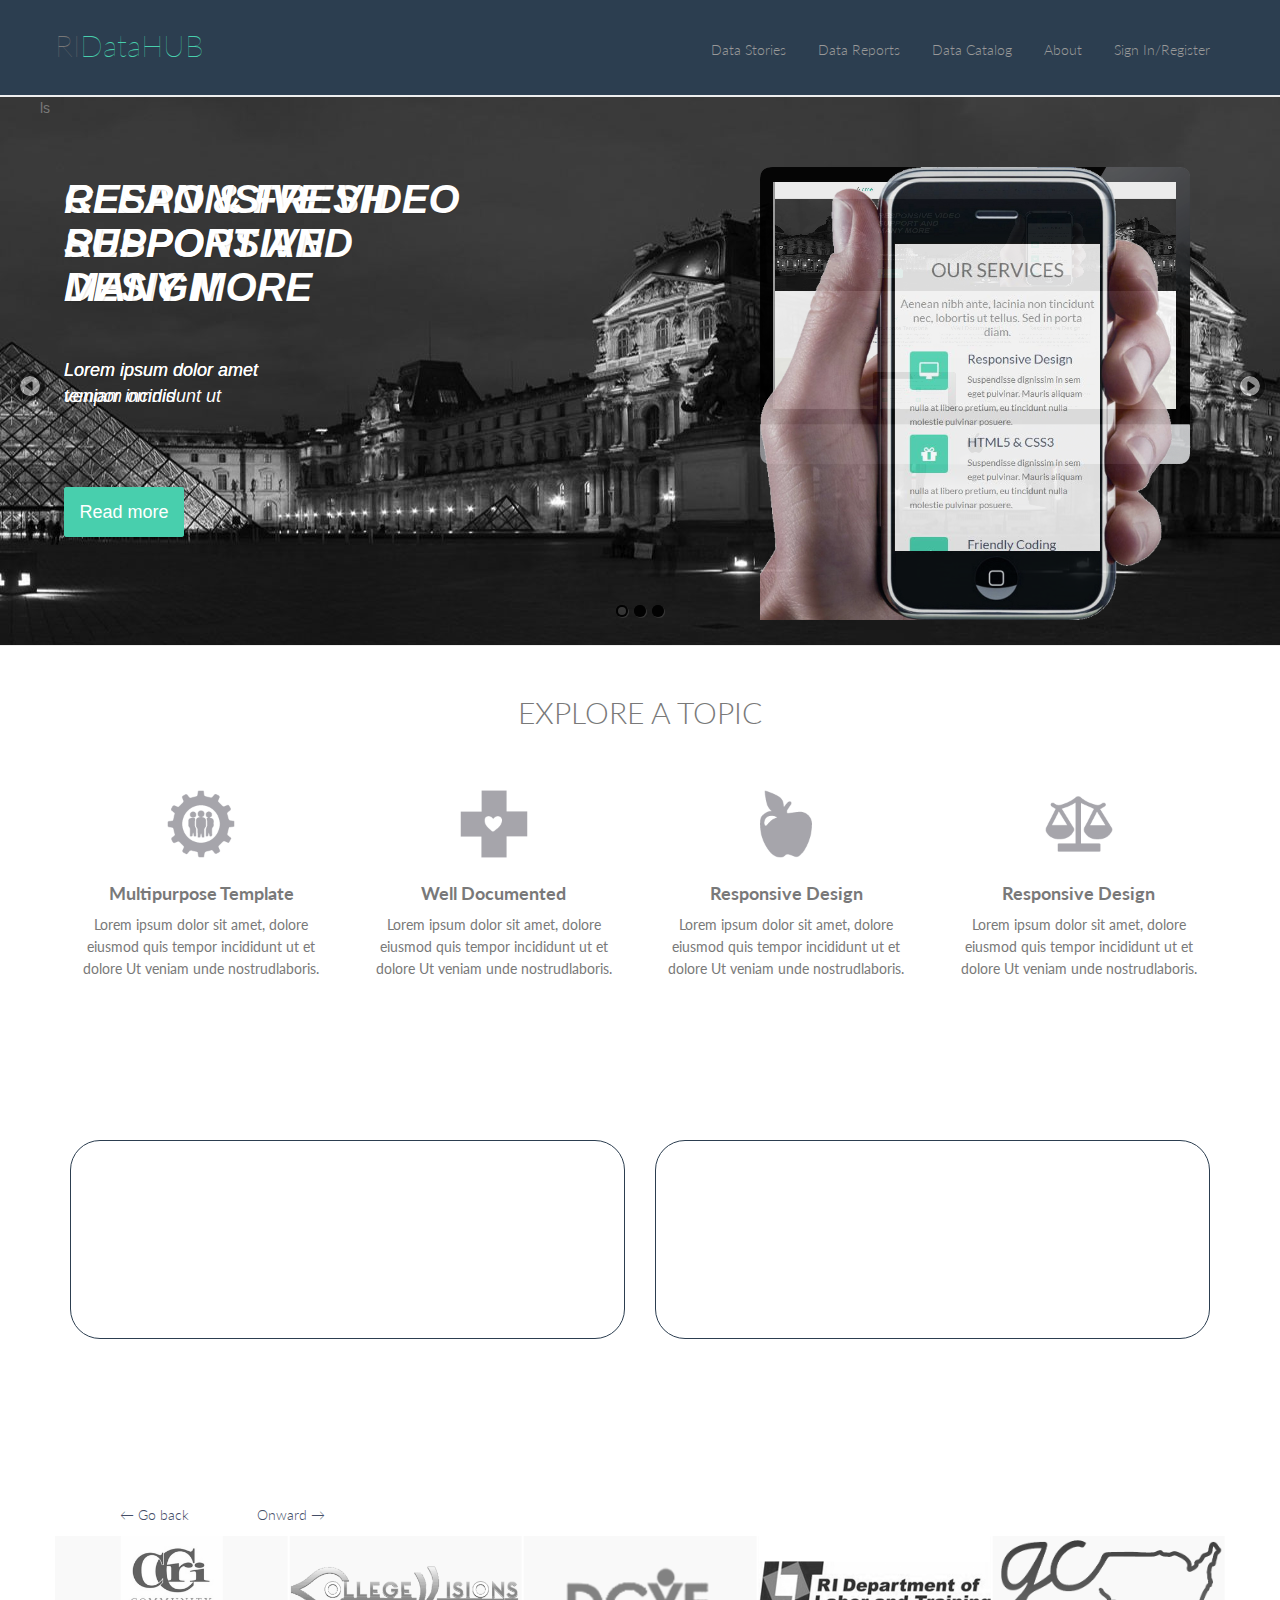
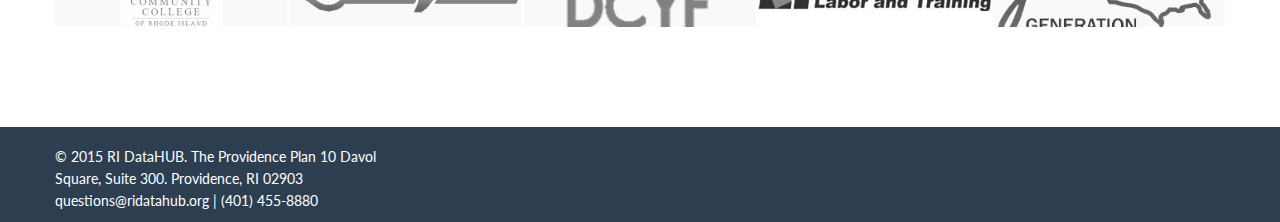
<file: static/datahub/index.html>
<!DOCTYPE html>
<html lang="en">
  <head>
    <meta charset="utf-8">
    <meta name="viewport" content="width=device-width, initial-scale=1.0">
    <meta name="description" content="Developed By M Abdur Rokib Promy">
    <meta name="author" content="cosmic">
    <meta name="keywords" content="Bootstrap 3, Template, Theme, Responsive, Corporate, Business">

   <title>DataHUB</title>

    <!-- Bootstrap core CSS -->
    <link href="css/bootstrap.min.css" rel="stylesheet">
    <link href="css/theme.css" rel="stylesheet">
    <link href="css/bootstrap-reset.css" rel="stylesheet">
    <!-- <link href="css/bootstrap.min.css" rel="stylesheet">-->

    <!--external css-->
    <link href="assets/font-awesome/css/font-awesome.css" rel="stylesheet" />
    <link rel="stylesheet" href="css/flexslider.css"/>
    <link href="assets/bxslider/jquery.bxslider.css" rel="stylesheet" />
    <link rel="stylesheet" href="css/animate.css">
    <link rel="stylesheet" href="assets/owlcarousel/owl.carousel.css">
    <link rel="stylesheet" href="assets/owlcarousel/owl.theme.css">

    <link href="css/superfish.css" rel="stylesheet" media="screen">
    <link href='http://fonts.googleapis.com/css?family=Lato' rel='stylesheet' type='text/css'>
    <!-- <link href='http://fonts.googleapis.com/css?family=Open+Sans' rel='stylesheet' type='text/css'> -->


    <!-- Custom styles for this template -->
    <link rel="stylesheet" type="text/css" href="css/component.css">
    <link href="css/style.css" rel="stylesheet">
    <link href="css/style-responsive.css" rel="stylesheet" />

    <link rel="stylesheet" type="text/css" href="css/parallax-slider/parallax-slider.css" />
    <script type="text/javascript" src="js/parallax-slider/modernizr.custom.28468.js">
    </script>

    <!-- HTML5 shim and Respond.js IE8 support of HTML5 tooltipss and media queries -->
    <!--[if lt IE 9]>
    <script src="js/html5shiv.js">
    </script>
    <script src="js/respond.min.js">
    </script>
    <![endif]-->
  </head>

  <body>
    <!--header start-->
    <header class="head-section">
      <div class="navbar navbar-default navbar-static-top container">
      <button class="navbar-toggle" data-target=".navbar-collapse" data-toggle="collapse" type="button">
                <span class="icon-bar"></span>
                <span class="icon-bar"></span>
                <span class="icon-bar"></span>
             </button>
              <a class="navbar-brand" href="home.html">RI<span>DataHUB</span></a>
          <div class="navbar-collapse collapse">
              <ul class="nav navbar-nav">
                  <li class="dropdown">
                      <a href="datastories.html">Data Stories 
                      </a>
                  </li>
                  <li class="dropdown">
                      <a href="datareports.html">Data Reports
                      </a>
                  </li>
                  <li class="dropdown">
                      <a href="datacatalog.html">Data Catalog 
                      </a>
                  </li>
                  <li class="dropdown">
                      <a href="about.html">About 
                      </a>
                  </li>
                  <li class="dropdown">
                      <a href="signin.html">Sign In/Register 
                      </a>
                  </li>                
              </ul>
          </div>
      </div>
    </header>
    <!--header end-->

    <!--body start-->
<!-- Start Carosel Slider -->

<div id="da-slider" class="da-slider" style="background-position: 10900% 0%;">

            <div class="da-slide da-slide-toleft">
            <div class="container">
              <div class="row">
                <div class="col-md-12">
              <h2>
                <i>CLEAN &amp; FRESH</i>
                <br>
                <i>RESPONSIVE</i>
                <br>
                <i>DESIGN</i>
              </h2>
              <p>
                <i>Lorem ipsum dolor amet</i>
                <br>
                <i>veniam omnis</i>
              </p>
              <a href="#" class="btn btn-info btn-lg da-link">
                Read more
              </a>
              <div class="da-img">
                <img src="img/parallax-slider/images/2.png" alt="image01">
              </div>
            </div>ls

          </div>
        </div>
      </div>


            <div class="da-slide da-slide-fromright da-slide-current">
            <div class="container">
        <div class="row">
          <div class="col-md-12">
        <h2>
          <i>RESPONSIVE VIDEO</i>
            <br>
          <i>SUPPORT AND</i>
            <br>
          <i>MANY MORE</i>
        </h2>
        <p>
          <i>Lorem ipsum dolor amet</i>
            <br>
          <i>tempor incididunt ut</i>
        </p>
        <a href="#" class="btn btn-info btn-lg da-link">
          Read more
        </a>
        <div class="da-img">
          <img src="img/parallax-slider/images/3.png" alt="image01">
        </div>
      </div>
          </div>
        </div>
      </div>


      <div class="da-slide da-slide-toleft">
      <div class="container">
        <div class="row">
          <div class="col-md-12">
        <h2>
          <i>USING BEST WEB</i>
            <br>
          <i>SOLUTIONS WITH</i>
            <br>
          <i>HTML5/CSS3</i>
        </h2>
        <p>
          <i>Lorem ipsum dolor amet</i>
          <br>
          <i>tempor incididunt ut</i>
          <br>
          <i>veniam omnis </i>
        </p>
        <a href="#" class="btn btn-info btn-lg da-link">
          Read more
        </a>
        <div class="da-img">
          <img src="img/parallax-slider/images/1.png" alt="image01">
        </div>
      </div>
      </div>
      </div>
      </div>

      <nav class="da-arrows">
        <span class="da-arrows-prev">
        </span>
        <span class="da-arrows-next">
        </span>
      </nav>
    <nav class="da-dots"><span class=""></span><span class="da-dots-current"></span><span class=""></span></nav>

    </div>
<!-- End Carosel Slider -->

<!-- Start First Part Explore a Topic -->
<div class="container">
      <div class="row mar-b-50">
        <div class="col-md-12">
          <div class="text-center feature-head wow fadeInDown animated" data-wow-animation-name="fadeInDown" style="visibility: visible; animation-name: fadeInDown;">
            <h1 class="">
              Explore a Topic
            </h1>

          </div>


          <div class="feature-box">
            <div class="col-md-3 col-sm-3 text-center wow fadeInUp animated" data-wow-animation-name="fadeInUp" style="visibility: visible; animation-name: fadeInUp;">
              <div class="feature-box-heading">
                <em>
                <img src="img/logo1.png" alt="" width="100" height="100">

                </em>
                <h4>
                  <b>Multipurpose Template</b>
                </h4>
              </div>
              <p class="text-center">
                Lorem ipsum dolor sit amet, dolore eiusmod quis tempor incididunt ut et dolore Ut veniam unde nostrudlaboris.
              </p>
            </div>
            <div class="col-md-3 col-sm-3 text-center wow fadeInUp animated" data-wow-animation-name="fadeInUp" style="visibility: visible; animation-name: fadeInUp;">
              <div class="feature-box-heading">
                <em>
                  <img src="img/logo2.png" alt="" width="100" height="100">
                </em>
                <h4>
                  <b>Well Documented</b>
                </h4>
              </div>
              <p class="text-center">
                Lorem ipsum dolor sit amet, dolore eiusmod quis tempor incididunt ut et dolore Ut veniam unde nostrudlaboris.
              </p>
            </div>
            <div class="col-md-3 col-sm-3 text-center wow fadeInUp animated" data-wow-animation-name="fadeInUp" style="visibility: visible; animation-name: fadeInUp;">
              <div class="feature-box-heading">
                <em>
                  <img src="img/logo3.png" alt="" width="100" height="100">
                </em>
                <h4>
                  <b>Responsive Design</b>
                </h4>
              </div>
              <p class="text-center">
                Lorem ipsum dolor sit amet, dolore eiusmod quis tempor incididunt ut et dolore Ut veniam unde nostrudlaboris.
              </p>
            </div>
                <div class="col-md-3 col-sm-3 text-center wow fadeInUp animated" data-wow-animation-name="fadeInUp" style="visibility: visible; animation-name: fadeInUp;">
              <div class="feature-box-heading">
                <em>
                  <img src="img/logo4.png" alt="" width="100" height="100">
                </em>
                <h4>
                  <b>Responsive Design</b>
                </h4>
              </div>
              <p class="text-center">
                Lorem ipsum dolor sit amet, dolore eiusmod quis tempor incididunt ut et dolore Ut veniam unde nostrudlaboris.
              </p>
            </div>
          </div>

          <!--feature end-->
        </div>
      </div>
    </div>
 <!-- End First Part Explore Topic -->

 <!-- Start Second Part Explore Topic -->
    <div id="home-services">

      <div class="container">
        <div class="row">
          <div class="col-md-12">
          <div class="col-md-6">
            <div class="h-service">
              <div class="h-service-content wow fadeInUp animated" data-wow-animation-name="fadeInUp" style="visibility: visible; animation-name: fadeInUp;">
                <h3>
                  Explore
                </h3>
                <p>
                  Lorem ipsum dolor sit amet, consectetur adipisicing elit, sed do eiusmod
                  tempor incididunt ut labore et dolore magna aliqua. Ut enim  laborum.
                  <br>
                  <a href="#">
                    Learn more
                  </a>
                </p>
              </div>
            </div>
          </div>
          <div class="col-md-6">
            <div class="h-service">
              <div class="h-service-content wow fadeInUp animated" data-wow-animation-name="fadeInUp" style="visibility: visible; animation-name: fadeInUp;">
                <h3>
                  Learn
                </h3>
                <p>
                  Lorem ipsum dolor sit amet, consectetur adipisicing elit, sed do eiusmod
                  tempor incididunt ut labore et dolore magna aliqua. Ut enim  laborum.
                  <br>
                  <a href="#">
                    Learn more
                  </a>
                </p>
              </div>
            </div>
          </div>
        </div>
        <!-- /row -->

      </div>
      <!-- /container -->
    </div>
    <!-- End Second Part Explore Topic -->
    <!--body end-->




    <!--footer start-->
    <footer class="footer">
    <div class="container">
      <div class="row mar-b-50 our-clients">
 
        <div class="col-md-12">
          <div class="outside">
            <p>
              <span id="slider-prev">
              <a class="bx-prev" href=""></a>←Go back</span>
              <span id="slider-next">
              <a class="bx-next" href=""></a>Onward→</span>
            </p>
          </div>

          <div class="bx-wrapper" style="max-width: 2170px;"><div class="bx-viewport" style="width: 100%; overflow: hidden; position: relative; height: 91px;"><ul class="bxslider1 clients-list" style="width: 915%; position: relative; transition-duration: 0s; transform: translate3d(-840px, 0px, 0px);"><li style="float: left; list-style: none; position: relative; width: 138px; height: 91px; margin-right: 2px;" class="bx-clone">
              <a href="#">
                <img src="img/clients/CCRI.png?timestamp=1452099219237" alt="">
              </a>
            </li><li style="float: left; list-style: none; position: relative; width: 138px; height: 91px; margin-right: 2px;" class="bx-clone">
              <a href="#">
                <img src="img/clients/CollegeVisions2_big.png?timestamp=1452099219237" alt="">

            </li><li style="float: left; list-style: none; position: relative; width: 138px; height: 91px; margin-right: 2px;" class="bx-clone">
              <a href="#">
                <img src="img/clients/dcyf_logo.png?timestamp=1452099219237" alt="">
              </a>
            </li><li style="float: left; list-style: none; position: relative; width: 138px; height: 91px; margin-right: 2px;" class="bx-clone">
              <a href="#">
                <img src="img/clients/DLT.png?timestamp=1452099219237" alt="">
              </a>
            </li><li style="float: left; list-style: none; position: relative; width: 138px; height: 91px; margin-right: 2px;" class="bx-clone">
              <a href="#">
                <img src="img/clients/GenCitizen_big.png?timestamp=1452099219237" alt="">
              </a>
            </li><li style="float: left; list-style: none; position: relative; width: 138px; height: 91px; margin-right: 2px;" class="bx-clone">
              <a href="#">
                <img src="img/clients/health_logo.png?timestamp=1452099219238" alt="">
              </a>
            </li>
            <li style="float: left; list-style: none; position: relative; width: 138px; height: 91px; margin-right: 2px;">
              <a href="#">
                <img src="img/clients/InspiringMinds_big.png?timestamp=1452099219236" alt="">
              </a>
            </li>
            <li style="float: left; list-style: none; position: relative; width: 138px; height: 91px; margin-right: 2px;">
              <a href="#">
                <img src="img/clients/providence_school_logo.png?timestamp=1452099219237" alt="">
              </a>
            </li>
            <li style="float: left; list-style: none; position: relative; width: 138px; height: 91px; margin-right: 2px;">
              <a href="#">
                <img src="img/clients/OPC_Logo.png?timestamp=1452099219237" alt="">
              </a>
            </li>
            <li style="float: left; list-style: none; position: relative; width: 138px; height: 91px; margin-right: 2px;">
              <a href="#">
                <img src="img/clients/RIC.png?timestamp=1452099219237" alt="">
              </a>
            </li>
            <li style="float: left; list-style: none; position: relative; width: 138px; height: 91px; margin-right: 2px;">
              <a href="#">
                <img src="img/clients/provplan_logo.png?timestamp=1452099219237" alt="">
              </a>
            </li>
            <li style="float: left; list-style: none; position: relative; width: 138px; height: 91px; margin-right: 2px;">
              <a href="#">
                <img src="img/clients/ride_logo.png?timestamp=1452099219237" alt="">
              </a>
            </li>
            <li style="float: left; list-style: none; position: relative; width: 138px; height: 91px; margin-right: 2px;">
              <a href="#">
                <img src="img/clients/ServeRI_big.png?timestamp=1452099219238" alt="">
              </a>
            </li>

          <li style="float: left; list-style: none; position: relative; width: 138px; height: 91px; margin-right: 2px;" class="bx-clone">
              <a href="#">
                <img src="img/clients/UnitedWay_big.png?timestamp=1452099219236" alt="">
              </a>
            </li><li style="float: left; list-style: none; position: relative; width: 138px; height: 91px; margin-right: 2px;" class="bx-clone">
              <a href="#">
                <img src="img/clients/URI.png?timestamp=1452099219237" alt="">
              </a>
           
            </li></ul></div><div class="bx-controls bx-has-pager"><div class="bx-pager bx-default-pager"><div class="bx-pager-item"><a href="" data-slide-index="0" class="bx-pager-link active">1</a></div><div class="bx-pager-item"><a href="" data-slide-index="1" class="bx-pager-link">2</a></div><div class="bx-pager-item"><a href="" data-slide-index="2" class="bx-pager-link">3</a></div><div class="bx-pager-item"><a href="" data-slide-index="3" class="bx-pager-link">4</a></div><div class="bx-pager-item"><a href="" data-slide-index="4" class="bx-pager-link">5</a></div><div class="bx-pager-item"><a href="" data-slide-index="5" class="bx-pager-link">6</a></div><div class="bx-pager-item"><a href="" data-slide-index="6" class="bx-pager-link">7</a></div></div></div></div>
        </div>
        </div>
      </div>
      <!-- END CLIENTS -->
    </div>
          
    </footer>
    <!-- footer end -->
    <!--small footer start -->
    <footer class="footer-small">
        <div class="container">
            <div class="row">
                <div class="col-lg-6 col-sm-6 pull-right">
                    <ul class="social-link-footer list-unstyled">
                        <li class="wow flipInX" data-wow-duration="2s" data-wow-delay=".5s"><a href="#"><i class="fa fa-twitter"></i></a></li>
                    </ul>
                </div>
                <div class="col-md-4">
                  <div class="copyright">
                    <p>&copy; 2015 RI DataHUB.
                    The Providence Plan 10 Davol Square, Suite 300. Providence, RI 02903
                    <br />
                    questions@ridatahub.org | (401) 455-8880
                    </p>
                  </div>
                </div>
            </div>
        </div>
    </footer>
    <!--small footer end-->

    <!-- js placed at the end of the document so the pages load faster
<script src="js/jquery.js">
</script>
-->
    <script src="js/jquery-1.8.3.min.js">
    </script>
    <script src="js/bootstrap.min.js">
    </script>
    <script type="text/javascript" src="js/hover-dropdown.js">
    </script>
    <script defer src="js/jquery.flexslider.js">
    </script>
    <script type="text/javascript" src="assets/bxslider/jquery.bxslider.js">
    </script>

    <script type="text/javascript" src="js/jquery.parallax-1.1.3.js">
    </script>
    <script src="js/wow.min.js">
    </script>
    <script src="assets/owlcarousel/owl.carousel.js">
    </script>

    <script src="js/jquery.easing.min.js">
    </script>
    <script src="js/link-hover.js">
    </script>
    <script src="js/superfish.js">
    </script>
    <script type="text/javascript" src="js/parallax-slider/jquery.cslider.js">
    </script>
    <script type="text/javascript">
      $(function() {

        $('#da-slider').cslider({
          autoplay    : true,
          bgincrement : 100
        });

      });
    </script>



    <!--common script for all pages-->
    <script src="js/common-scripts.js">
    </script>

    <script type="text/javascript">
      jQuery(document).ready(function() {


        $('.bxslider1').bxSlider({
          minSlides: 5,
          maxSlides: 6,
          slideWidth: 360,
          slideMargin: 2,
          moveSlides: 1,
          responsive: true,
          nextSelector: '#slider-next',
          prevSelector: '#slider-prev',
          nextText: 'Onward →',
          prevText: '← Go back'
        });

      });


    </script>


    <script>
      $('a.info').tooltip();

      $(window).load(function() {
        $('.flexslider').flexslider({
          animation: "slide",
          start: function(slider) {
            $('body').removeClass('loading');
          }
        });
      });

      $(document).ready(function() {

        $("#owl-demo").owlCarousel({

          items : 4

        });

      });

      jQuery(document).ready(function(){
        jQuery('ul.superfish').superfish();
      });

      new WOW().init();


    </script>
  </body>
</html>
</file>
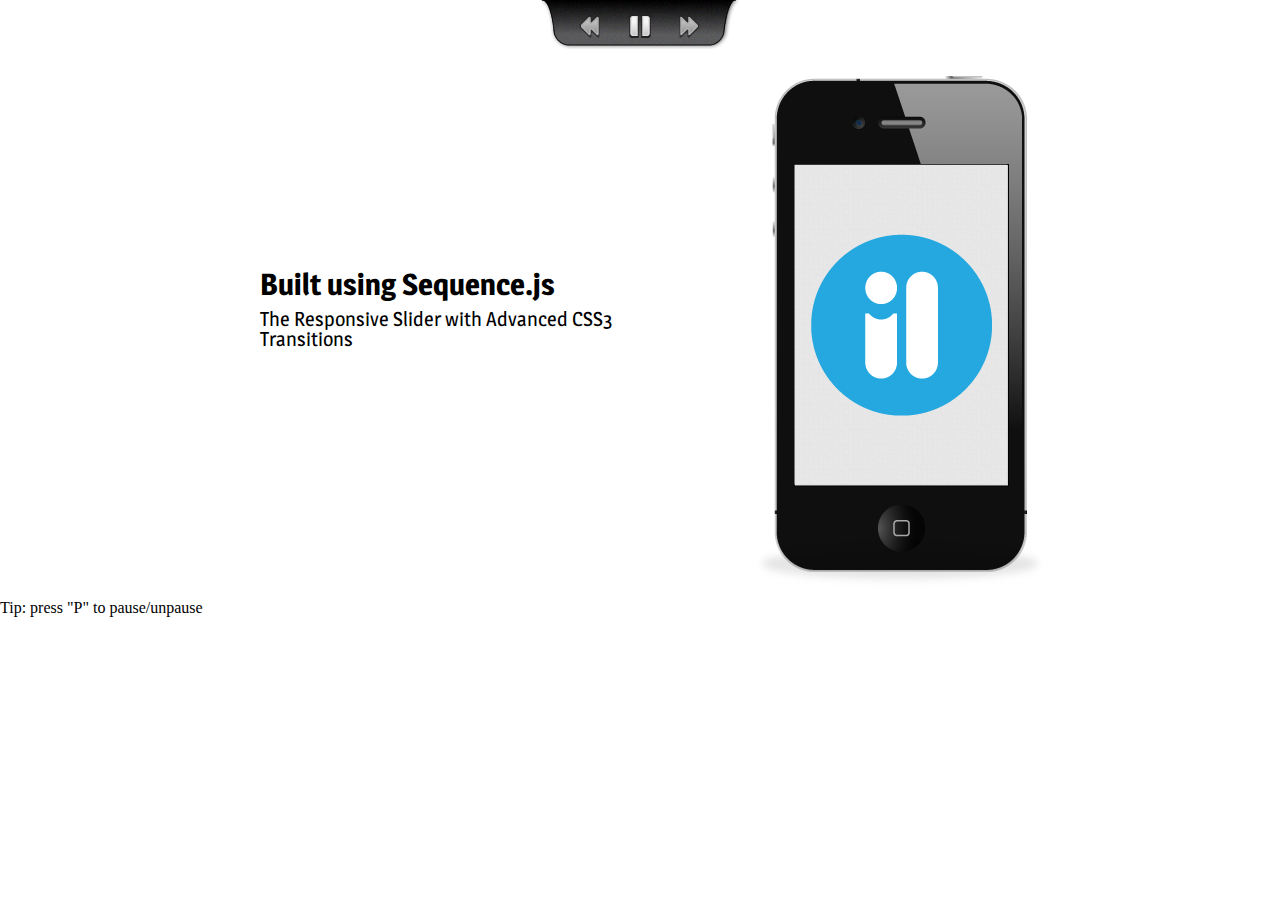
<file: static/datahub/css/seq-slider/apple-style/apple-style/index.html>
<!DOCTYPE html>
<html>
	<head>
		<meta charset="utf-8" />
		<meta http-equiv="X-UA-Compatible" content="IE=edge, chrome=1" />
		<title>Sequence Theme Demo - Apple Style</title>
		<link rel="stylesheet" media="screen" href="css/sequencejs-theme.apple-style.css" />
		<link rel="stylesheet" href="http://fonts.googleapis.com/css?family=Magra:400,700" />
		
		<script src="//ajax.googleapis.com/ajax/libs/jquery/1.9.1/jquery.min.js"></script>
		<script>
		 if (typeof jQuery == 'undefined'){
		    document.write(unescape('%3Cscript src="scripts/jquery-min.js" %3E%3C/script%3E'));
		 }
		</script>
		<script src="scripts/jquery.sequence-min.js"></script>
		<script src="sequencejs-options.apple-style.js"></script>
	</head>
	<body>
		<div id="sequence-theme">
			<div id="sequence">

				<ul class="controls">
					<li class="status"></li>
					<li class="sequence-prev"></li>
					<li class="sequence-pause"></li>
					<li class="sequence-next"></li>
				</ul>

				<ul class="sequence-canvas">
					<li class="animate-in">
						<div class="intro">
							<h2>Built using Sequence.js</h2>
							<h3>The Responsive Slider with Advanced CSS3 Transitions</h3>
						</div>
						<img class="iphone" src="images/iphone.png" alt="iPhone4" />
						<img class="iphone-shadow" src="images/iphone-shadow.png" />
					</li>
					<li>
						<img class="ipad" src="images/ipad.png" alt="iPad" />
						<div class="slide2">
							<h2>Creative Control</h2>
							<p>Create Acme sliders using CSS3 transitions</p>
						</div>
						<img class="ipad-shadow" src="images/ipad-shadow.png" />
					</li>
					<li>
						<div class="slide3">
							<h2>Cutting Edge</h2>
							<p>Supports modern browsers, old browsers (IE7+), touch devices and responsive designs</p>
						</div>
						<img class="iphone2" src="images/iphone.png" alt="iPhone4" />
						<img class="iphone2-shadow" src="images/iphone-shadow.png" />
						<img class="iphone3" src="images/iphone.png" alt="iPhone4" />
						<img class="iphone3-shadow" src="images/iphone-shadow.png" />
						<img class="iphone4" src="images/iphone.png" alt="iPhone4" />
						<img class="iphone4-shadow" src="images/iphone-shadow.png" />
					</li>
				</ul>

			</div>
		</div>
		<p>Tip: press "P" to pause/unpause</p>
	</body>
</html>
</file>
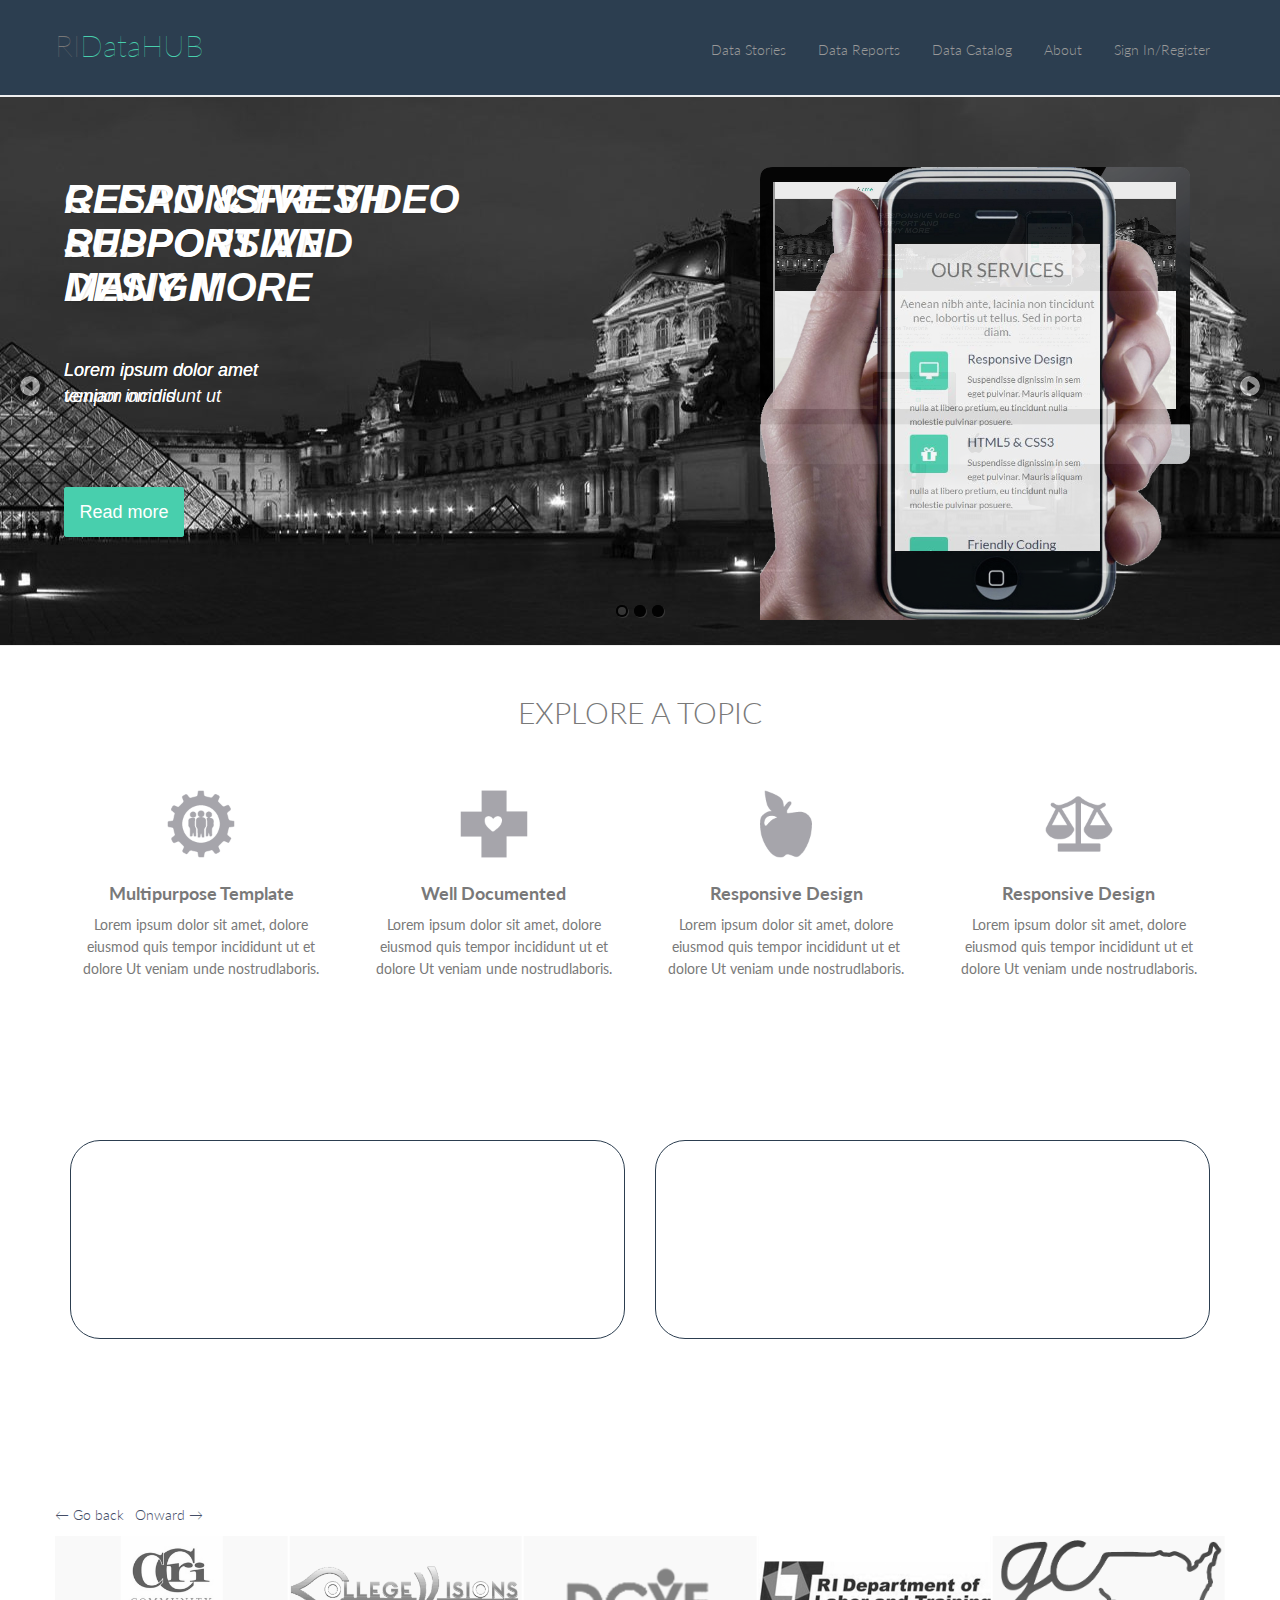
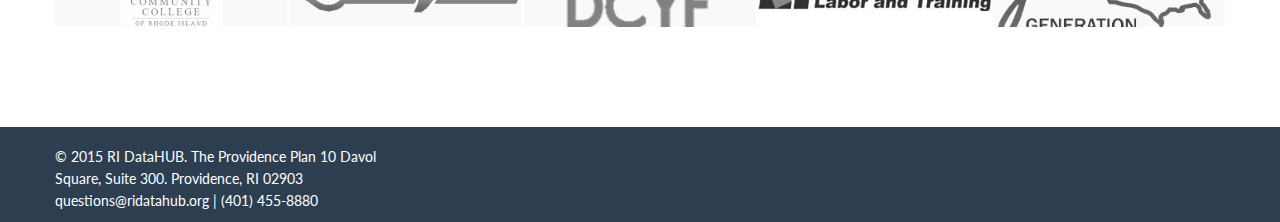
<file: static/datahub/base.html>
<!DOCTYPE html>
<html lang="en">
  <head>
    <meta charset="utf-8">
    <meta name="viewport" content="width=device-width, initial-scale=1.0">
    <meta name="description" content="Developed By M Abdur Rokib Promy">
    <meta name="author" content="cosmic">
    <meta name="keywords" content="Bootstrap 3, Template, Theme, Responsive, Corporate, Business">

  
    <!-- Bootstrap core CSS -->
    <link href="css/bootstrap.min.css" rel="stylesheet">
    <link href="css/theme.css" rel="stylesheet">
    <link href="css/bootstrap-reset.css" rel="stylesheet">
    <!-- <link href="css/bootstrap.min.css" rel="stylesheet">-->

    <!--external css-->
    <link href="assets/font-awesome/css/font-awesome.css" rel="stylesheet" />
    <link rel="stylesheet" href="css/flexslider.css"/>
    <link href="assets/bxslider/jquery.bxslider.css" rel="stylesheet" />
    <link rel="stylesheet" href="css/animate.css">
    <link rel="stylesheet" href="assets/owlcarousel/owl.carousel.css">
    <link rel="stylesheet" href="assets/owlcarousel/owl.theme.css">

    <link href="css/superfish.css" rel="stylesheet" media="screen">
    <link href='http://fonts.googleapis.com/css?family=Lato' rel='stylesheet' type='text/css'>
    <!-- <link href='http://fonts.googleapis.com/css?family=Open+Sans' rel='stylesheet' type='text/css'> -->


    <!-- Custom styles for this template -->
    <link rel="stylesheet" type="text/css" href="css/component.css">
    <link href="css/style.css" rel="stylesheet">
    <link href="css/style-responsive.css" rel="stylesheet" />

    <link rel="stylesheet" type="text/css" href="css/parallax-slider/parallax-slider.css" />
    <script type="text/javascript" src="js/parallax-slider/modernizr.custom.28468.js">
    </script>

    <!-- HTML5 shim and Respond.js IE8 support of HTML5 tooltipss and media queries -->
    <!--[if lt IE 9]>
    <script src="js/html5shiv.js">
    </script>
    <script src="js/respond.min.js">
    </script>
    <![endif]-->
  </head>

  <body>
    <!--header start-->
    <header class="head-section">
      <div class="navbar navbar-default navbar-static-top container">
      <button class="navbar-toggle" data-target=".navbar-collapse" data-toggle="collapse" type="button">
                <span class="icon-bar"></span>
                <span class="icon-bar"></span>
                <span class="icon-bar"></span>
      </button>
              <a class="navbar-brand" href="index.html">RI<span>DataHUB</span></a>
          <div class="navbar-collapse collapse">
              <ul class="nav navbar-nav">
                  <li class="dropdown">
                      <a class="dropdown-toggle" data-close-others="false" data-delay="0" data-hover=
                      "dropdown" data-toggle="dropdown" href="index.html">Data Stories 
                      </a>
                  </li>
                  <li class="dropdown">
                      <a class="dropdown-toggle" data-close-others="false" data-delay="0" data-hover=
                      "dropdown" data-toggle="dropdown" href="#">Data Reports
                      </a>
                  </li>
                  <li class="dropdown">
                      <a class="dropdown-toggle" data-close-others="false" data-delay="0" data-hover=
                      "dropdown" data-toggle="dropdown" href="#">Data Catalog 
                      </a>
                  </li>
                  <li class="dropdown">
                      <a class="dropdown-toggle" data-close-others="false" data-delay="0" data-hover=
                      "dropdown" data-toggle="dropdown" href="#">About 
                      </a>
                  </li>
                  <li class="dropdown">
                      <a class="dropdown-toggle" data-close-others="false" data-delay="0" data-hover=
                      "dropdown" data-toggle="dropdown" href="#">Sign In/Register 
                      </a>
                  </li>                
              </ul>
          </div>
      </div>
    </header>
    <!--header end-->

    <!--body start-->

  <!-- Start Carosel Slider -->

<div id="da-slider" class="da-slider" style="background-position: 10900% 0%;">

  <div class="da-slide da-slide-toleft">
    <div class="container">
      <div class="row">

        <div class="col-md-12">

          <h2>
            <i>CLEAN &amp; FRESH</i>
              <br>
            <i>RESPONSIVE</i>
                <br>
            <i>DESIGN</i>
          </h2>

            <p>
              <i>Lorem ipsum dolor amet</i>
                <br>
              <i>veniam omnis</i>
            </p>

              <a href="#" class="btn btn-info btn-lg da-link">
                Read more
              </a>

              <div class="da-img">
                <img src="img/parallax-slider/images/2.png" alt="image01">
              </div>

        </div>

      </div>
    </div>
  </div>


    <div class="da-slide da-slide-fromright da-slide-current">
      <div class="container">
        <div class="row">
          <div class="col-md-12">
        <h2>
          <i>RESPONSIVE VIDEO</i>
            <br>
          <i>SUPPORT AND</i>
            <br>
          <i>MANY MORE</i>
        </h2>

        <p>
          <i>Lorem ipsum dolor amet</i>
            <br>
          <i>tempor incididunt ut</i>
        </p>

        <a href="#" class="btn btn-info btn-lg da-link">
          Read more
        </a>
            <div class="da-img">
               <img src="img/parallax-slider/images/3.png" alt="image01">
            </div>

          </div>
        </div>
      </div>
    </div>


<div class="da-slide da-slide-toleft">
  <div class="container">
    <div class="row">
        <div class="col-md-12">
          <h2>
            <i>USING BEST WEB</i>
             <br>
            <i>SOLUTIONS WITH</i>
             <br>
            <i>HTML5/CSS3</i>
          </h2>

        <p>
          <i>Lorem ipsum dolor amet</i>
           <br>
          <i>tempor incididunt ut</i>
           <br>
          <i>veniam omnis </i>
        </p>

        <a href="#" class="btn btn-info btn-lg da-link">
          Read more
        </a>

        <div class="da-img">
          <img src="img/parallax-slider/images/1.png" alt="image01">
        </div>

        </div>
    </div>
  </div>
</div>

      <nav class="da-arrows">
        <span class="da-arrows-prev">
        </span>
        <span class="da-arrows-next">
        </span>
      </nav>

    <nav class="da-dots"><span class=""></span><span class="da-dots-current"></span><span class=""></span>
    </nav>

</div>
<!-- End Carosel Slider -->





<div class="container"><!-- Start First Part Explore a Topic -->
  <div class="row mar-b-50"><!--start row mar-b-50-->
    <div class="col-md-12"><!-- Start div col-md-12 -->

      <div class="text-center feature-head wow fadeInDown animated" data-wow-animation-name="fadeInDown" style="visibility: visible; animation-name: fadeInDown;">

        <h1 class="">
          Explore a Topic
        </h1>

      </div>


<div class="feature-box"> <!-- Start feature -->
  <div class="col-md-3 col-sm-3 text-center wow fadeInUp animated" data-wow-animation-name="fadeInUp" style="visibility: visible; animation-name: fadeInUp;">
    <div class="feature-box-heading">
      <em>
    <img src="img/logo1.png" alt="" width="100" height="100">
      </em>

      <h4>
        <b>Multipurpose Template</b>
      </h4>

    </div>

      <p class="text-center">
       Lorem ipsum dolor sit amet, dolore eiusmod quis tempor incididunt ut et dolore Ut veniam unde nostrudlaboris.
      </p>

  </div>

<div class="col-md-3 col-sm-3 text-center wow fadeInUp animated" data-wow-animation-name="fadeInUp" style="visibility: visible; animation-name: fadeInUp;">
  <div class="feature-box-heading">
    <em>
  <img src="img/logo2.png" alt="" width="100" height="100">
    </em>

  <h4>
    <b>Well Documented</b>
  </h4>

  </div>

  <p class="text-center">
  Lorem ipsum dolor sit amet, dolore eiusmod quis tempor incididunt ut et dolore Ut veniam unde nostrudlaboris.
  </p>
</div>


<div class="col-md-3 col-sm-3 text-center wow fadeInUp animated" data-wow-animation-name="fadeInUp" style="visibility: visible; animation-name: fadeInUp;">
  <div class="feature-box-heading">
    <em>
  <img src="img/logo3.png" alt="" width="100" height="100">
    </em>

      <h4>
      <b>Responsive Design</b>
      </h4>

  </div>
    <p class="text-center">
      Lorem ipsum dolor sit amet, dolore eiusmod quis tempor incididunt ut et dolore Ut veniam unde nostrudlaboris.
    </p>
</div>

<div class="col-md-3 col-sm-3 text-center wow fadeInUp animated" data-wow-animation-name="fadeInUp" style="visibility: visible; animation-name: fadeInUp;">
  <div class="feature-box-heading">
    <em>
  <img src="img/logo4.png" alt="" width="100" height="100">
    </em>

  <h4>
    <b>Responsive Design</b>
  </h4>

  </div>
    <p class="text-center">
      Lorem ipsum dolor sit amet, dolore eiusmod quis tempor incididunt ut et dolore Ut veniam unde nostrudlaboris.
    </p>
</div>
</div><!--feature end-->

          
    </div><!-- End div col-md-12  -->
  </div><!--END row mar-b-50-->
</div><!-- End First Part Explore Topic -->
 



<div id="home-services">
<div class="container"> <!-- Start Second Part Explore Topic container-->
  <div class="row"> <!-- Start row -->
    <div class="col-md-12"><!-- Start col-md-12-->
      <div class="col-md-6"><!-- Start col-md-6 -->
        <div class="h-service">
          <div class="h-service-content wow fadeInUp animated" data-wow-animation-name="fadeInUp" style="visibility: visible; animation-name: fadeInUp;">
            <h3>
              Explore
            </h3>
            <p>
              Lorem ipsum dolor sit amet, consectetur adipisicing elit, sed do eiusmod
                  tempor incididunt ut labore et dolore magna aliqua. Ut enim  laborum.
              <br>
            <a href="#">
                    Learn more
            </a>
            </p>
          </div>
        </div>
      </div><!-- End col-md-6 -->

<div class="col-md-6"><!-- Start col-md-6 -->
  <div class="h-service">
      <div class="h-service-content wow fadeInUp animated" data-wow-animation-name="fadeInUp" style="visibility: visible; animation-name: fadeInUp;">
        <h3>
          Learn
        </h3>
        <p>
          Lorem ipsum dolor sit amet, consectetur adipisicing elit, sed do eiusmod
                  tempor incididunt ut labore et dolore magna aliqua. Ut enim  laborum.
        <br>
        <a href="#">
                    Learn more
        </a>
        </p>
      </div>
  </div>
</div><!-- End col-md-6 -->
    </div><!-- End col-md-12-->
      

  </div><!-- End row -->
      
</div> <!-- End Second Part Explore Topic container-->
   </div>


    <!--body end-->




    <!--footer start-->
    <footer class="footer">
    <div class="container">
      <div class="row mar-b-50 our-clients">
 
        <div class="col-md-12">
          <div class="outside">
            <p>
              <span id="slider-prev">
              <a class="bx-prev" href=""></a></span>
              |
              <span id="slider-next">
              <a class="bx-next" href=""></a></span>
            </p>
          </div>

          <div class="bx-wrapper" style="max-width: 2170px;"><div class="bx-viewport" style="width: 100%; overflow: hidden; position: relative; height: 91px;"><ul class="bxslider1 clients-list" style="width: 915%; position: relative; transition-duration: 0s; transform: translate3d(-840px, 0px, 0px);">
          <li style="float: left; list-style: none; position: relative; width: 138px; height: 91px; margin-right: 2px;" class="bx-clone">
              <a href="#">
                <img src="img/clients/CCRI.png?timestamp=1452099219237" alt="">
              </a>
          </li>

          <li style="float: left; list-style: none; position: relative; width: 138px; height: 91px; margin-right: 2px;" class="bx-clone">
              <a href="#">
                <img src="img/clients/CollegeVisions2_big.png?timestamp=1452099219237" alt="">
              </a>
          </li>

          <li style="float: left; list-style: none; position: relative; width: 138px; height: 91px; margin-right: 2px;" class="bx-clone">
              <a href="#">
                <img src="img/clients/dcyf_logo.png?timestamp=1452099219237" alt="">
              </a>
          </li>

          <li style="float: left; list-style: none; position: relative; width: 138px; height: 91px; margin-right: 2px;" class="bx-clone">
              <a href="#">
                <img src="img/clients/DLT.png?timestamp=1452099219237" alt="">
              </a>
          </li>

          <li style="float: left; list-style: none; position: relative; width: 138px; height: 91px; margin-right: 2px;" class="bx-clone">
              <a href="#">
                <img src="img/clients/GenCitizen_big.png?timestamp=1452099219237" alt="">
              </a>
          </li>

          <li style="float: left; list-style: none; position: relative; width: 138px; height: 91px; margin-right: 2px;" class="bx-clone">
              <a href="#">
                <img src="img/clients/health_logo.png?timestamp=1452099219238" alt="">
              </a>
          </li>

          <li style="float: left; list-style: none; position: relative; width: 138px; height: 91px; margin-right: 2px;">
              <a href="#">
                <img src="img/clients/InspiringMinds_big.png?timestamp=1452099219236" alt="">
              </a>
          </li>

          <li style="float: left; list-style: none; position: relative; width: 138px; height: 91px; margin-right: 2px;">
              <a href="#">
                <img src="img/clients/providence_school_logo.png?timestamp=1452099219237" alt="">
              </a>
          </li>

          <li style="float: left; list-style: none; position: relative; width: 138px; height: 91px; margin-right: 2px;">
              <a href="#">
                <img src="img/clients/OPC_Logo.png?timestamp=1452099219237" alt="">
              </a>
          </li>

          <li style="float: left; list-style: none; position: relative; width: 138px; height: 91px; margin-right: 2px;">
              <a href="#">
                <img src="img/clients/RIC.png?timestamp=1452099219237" alt="">
              </a>
          </li>

          <li style="float: left; list-style: none; position: relative; width: 138px; height: 91px; margin-right: 2px;">
              <a href="#">
                <img src="img/clients/provplan_logo.png?timestamp=1452099219237" alt="">
              </a>
          </li>

          <li style="float: left; list-style: none; position: relative; width: 138px; height: 91px; margin-right: 2px;">
              <a href="#">
                <img src="img/clients/ride_logo.png?timestamp=1452099219237" alt="">
              </a>
          </li>

          <li style="float: left; list-style: none; position: relative; width: 138px; height: 91px; margin-right: 2px;">
              <a href="#">
                <img src="img/clients/ServeRI_big.png?timestamp=1452099219238" alt="">
              </a>
          </li>

          <li style="float: left; list-style: none; position: relative; width: 138px; height: 91px; margin-right: 2px;" class="bx-clone">
              <a href="#">
                <img src="img/clients/UnitedWay_big.png?timestamp=1452099219236" alt="">
              </a>
          </li>

          <li style="float: left; list-style: none; position: relative; width: 138px; height: 91px; margin-right: 2px;" class="bx-clone">
              <a href="#">
                <img src="img/clients/URI.png?timestamp=1452099219237" alt="">
              </a>
           
          </li>

            </ul>
            </div>

      <div class="bx-controls bx-has-pager">

        <div class="bx-pager bx-default-pager">

           <div class="bx-pager-item"><a href="" data-slide-index="0" class="bx-pager-link active">1</a>
           </div>

            <div class="bx-pager-item"><a href="" data-slide-index="1" class="bx-pager-link">2</a>
            </div>

             <div class="bx-pager-item"><a href="" data-slide-index="2" class="bx-pager-link">3</a>
             </div>

             <div class="bx-pager-item"><a href="" data-slide-index="3" class="bx-pager-link">4</a>
             </div>

             <div class="bx-pager-item"><a href="" data-slide-index="4" class="bx-pager-link">5</a>
             </div>

             <div class="bx-pager-item"><a href="" data-slide-index="5" class="bx-pager-link">6</a>
             </div>

             <div class="bx-pager-item"><a href="" data-slide-index="6" class="bx-pager-link">7</a>
             </div>

        </div>

      </div>

            </div>
        </div>
        </div>
      </div>
 </footer>
    <!-- footer end -->


    <!--small footer start -->
    <footer class="footer-small">
        <div class="container">
            <div class="row">
                <div class="col-lg-6 col-sm-6 pull-right">
                    <ul class="social-link-footer list-unstyled">
                        <li class="wow flipInX" data-wow-duration="2s" data-wow-delay=".5s"><a href="#"><i class="fa fa-twitter"></i></a></li>
                    </ul>
                </div>
                <div class="col-md-4">
                  <div class="copyright">
                    <p>&copy; 2015 RI DataHUB.
                    The Providence Plan 10 Davol Square, Suite 300. Providence, RI 02903
                    <br />
                    questions@ridatahub.org | (401) 455-8880
                    </p>
                  </div>
                </div>
            </div>
        </div>
    </footer>
    <!--small footer end-->

    <!-- js placed at the end of the document so the pages load faster
<script src="js/jquery.js">
</script>
-->
    <script src="js/jquery-1.8.3.min.js">
    </script>
    <script src="js/bootstrap.min.js">
    </script>
    <script type="text/javascript" src="js/hover-dropdown.js">
    </script>
    <script defer src="js/jquery.flexslider.js">
    </script>
    <script type="text/javascript" src="assets/bxslider/jquery.bxslider.js">
    </script>

    <script type="text/javascript" src="js/jquery.parallax-1.1.3.js">
    </script>
    <script src="js/wow.min.js">
    </script>
    <script src="assets/owlcarousel/owl.carousel.js">
    </script>

    <script src="js/jquery.easing.min.js">
    </script>
    <script src="js/link-hover.js">
    </script>
    <script src="js/superfish.js">
    </script>
    <script type="text/javascript" src="js/parallax-slider/jquery.cslider.js">
    </script>
    <script type="text/javascript">
      $(function() {

        $('#da-slider').cslider({
          autoplay    : true,
          bgincrement : 100
        });

      });
    </script>



    <!--common script for all pages-->
    <script src="js/common-scripts.js">
    </script>

    <script type="text/javascript">
      jQuery(document).ready(function() {


        $('.bxslider1').bxSlider({
          minSlides: 5,
          maxSlides: 6,
          slideWidth: 360,
          slideMargin: 2,
          moveSlides: 1,
          responsive: true,
          nextSelector: '#slider-next',
          prevSelector: '#slider-prev',
          nextText: 'Onward →',
          prevText: '← Go back'
        });

      });


    </script>


    <script>
      $('a.info').tooltip();

      $(window).load(function() {
        $('.flexslider').flexslider({
          animation: "slide",
          start: function(slider) {
            $('body').removeClass('loading');
          }
        });
      });

      $(document).ready(function() {

        $("#owl-demo").owlCarousel({

          items : 4

        });

      });

      jQuery(document).ready(function(){
        jQuery('ul.superfish').superfish();
      });

      new WOW().init();


    </script>
  </body>
</html>
</file>
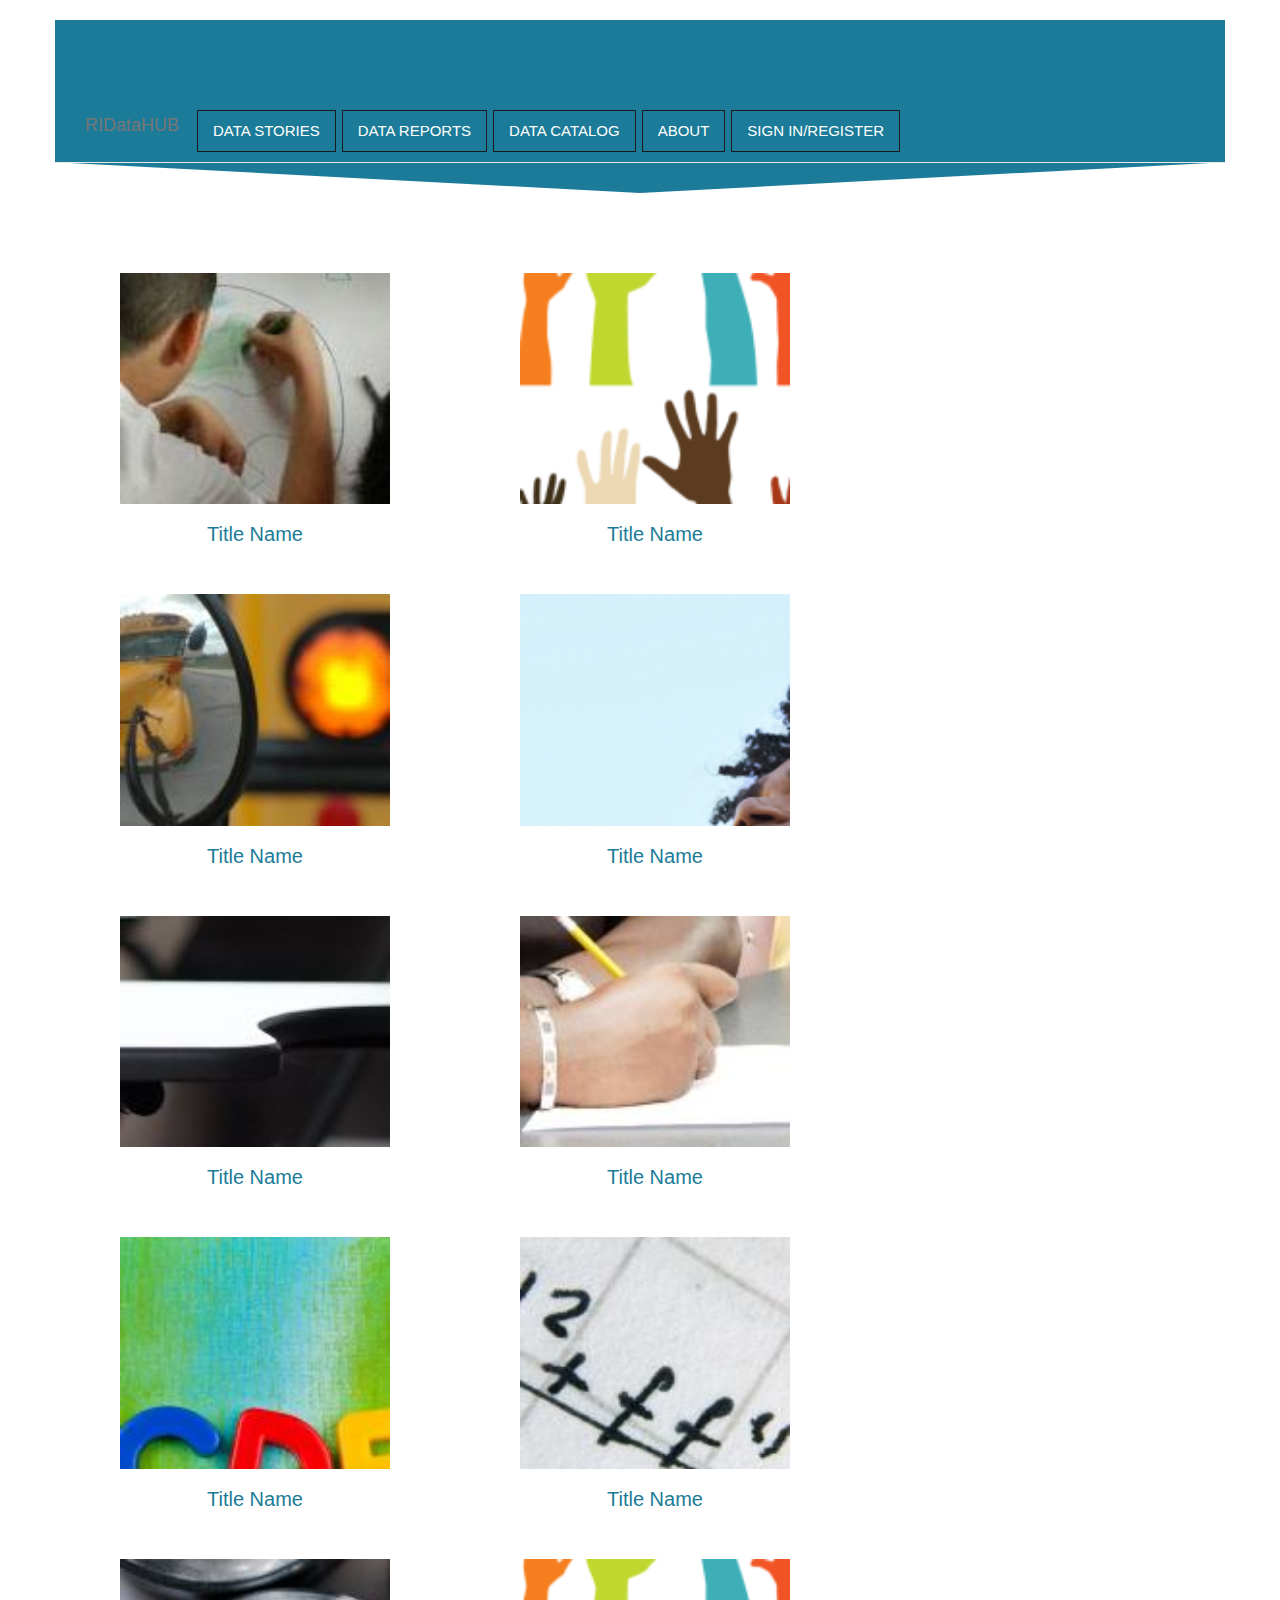
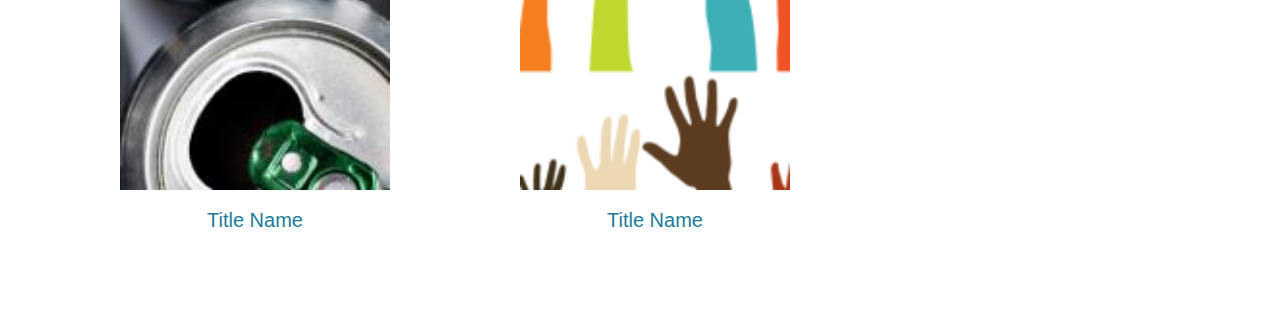
<file: static/datahub/datastorie5.html>
<!DOCTYPE html>
{% load staticfiles %}
<html lang="en">
<head>
    <meta charset=utf-8>
    <meta name="viewport" content="width=device-width, initial-scale=1.0">
    <title>Data Stories</title>



    <link href="css/bootstrap.min.css" rel="stylesheet">
    <!-- <link href="css/theme.css" rel="stylesheet"> -->
    <link href="css/bootstrap-reset.css" rel="stylesheet">


    <!-- Load css styles -->
	<link href="css/datastorie_css/bootstrap.css" rel="stylesheet" type="text/css"/>
	<link href="css/datastorie_css/bootstrap-responsive.css" rel="stylesheet" type="text/css"/>
	<link href="css/datastorie_css/style.css" rel="stylesheet" type="text/css"/>
	<link href="css/datastorie_css/main.css" rel="stylesheet" type="text/css"/>

    <!--[if IE 7]>
    <link rel="stylesheet" type="text/css" href="view-source:http://www.graphberry.com/demos/pluton/css/pluton-ie7.css" />
    <![endif]-->
<title> DataStorie </title>
  
</head>
<body>

    
  
    <div class="section secondary-section " id="portfolio">
        

        <!--header start-->
    <header class="head-section">
      <div class="navbar navbar-default navbar-static-top container">
      <button class="navbar-toggle" data-target=".navbar-collapse" data-toggle="collapse" type="button">
                <span class="icon-bar"></span>
                <span class="icon-bar"></span>
                <span class="icon-bar"></span>
      </button>
              <a class="navbar-brand" href="index.html">RI<span>DataHUB</span></a>
          <div class="navbar-collapse collapse">
              <ul class="nav navbar-nav">
                  <li class="dropdown">
                      <a class="dropdown-toggle" data-close-others="false" data-delay="0" data-hover=
                      "dropdown" data-toggle="dropdown" href="index.html">Data Stories 
                      </a>
                  </li>
                  <li class="dropdown">
                      <a class="dropdown-toggle" data-close-others="false" data-delay="0" data-hover=
                      "dropdown" data-toggle="dropdown" href="#">Data Reports
                      </a>
                  </li>
                  <li class="dropdown">
                      <a class="dropdown-toggle" data-close-others="false" data-delay="0" data-hover=
                      "dropdown" data-toggle="dropdown" href="#">Data Catalog 
                      </a>
                  </li>
                  <li class="dropdown">
                      <a class="dropdown-toggle" data-close-others="false" data-delay="0" data-hover=
                      "dropdown" data-toggle="dropdown" href="#">About 
                      </a>
                  </li>
                  <li class="dropdown">
                      <a class="dropdown-toggle" data-close-others="false" data-delay="0" data-hover=
                      "dropdown" data-toggle="dropdown" href="#">Sign In/Register 
                      </a>
                  </li>                
              </ul>
          </div>
      </div>
    </header>
    <!--header end-->

     <div class="triangle"></div>
        <div class="container">
            
           
            
            <!-- Start details for DataStorie project 1 -->
            <div id="single-project">
                <div id="slidingDiv" class="toggleDiv row-fluid single-project">
                    <div class="span6">
                        <img src="images/datastorie_images/cast1.jpg" class='img-responsive'/>
                    </div>
                  <div class="span6">
                        <div class="project-description">
                            <div class="project-title clearfix">
                                <h3> Title </h3>
                                <span class="show_hide close"><i class="icon-cancel"></i></span>
                            </div>
                            <div class="project-info">
                                <div><span>Topic</span>Topic Name</div>
                                <div><span>Date</span> May 20015 </div> 
                                <div><span>Link</span>http://example.com</div> 
                             
                            </div>
                            <h3> Some Text </h3>
                            <p> description about the topic ...... </p>
                        </div>
                    </div>
                </div>
                <!-- End details for DataStorie project 1 -->
                <!-- Start details for DataStorie project 2 -->
                <div id="slidingDiv1" class="toggleDiv row-fluid single-project">
                    <div class="span6">
                        <img src="images/datastorie_images/cast2.jpg" class='img-responsive'/>

                    </div>
                    <div class="span6">
                        <div class="project-description">
                            <div class="project-title clearfix">
                                <h3> Title </h3>
                                <span class="show_hide close"><i class="icon-cancel"></i></span>
                            </div>
                            <div class="project-info">
                                <div><span>Topic</span>Topic Name</div>
                                <div><span>Date</span> May 20015 </div> 
                                <div><span>Link</span>http://example.com</div> 
                
                            </div>
                            <h3> Some Text </h3>
                            <p> description about the topic ...... </p>
                        </div>
                    </div>
                </div>
                <!-- End details for DataStorie project 2 -->
                <!-- Start details for DataStorie project 3 -->
                <div id="slidingDiv2" class="toggleDiv row-fluid single-project">
                    <div class="span6">
                         <img src="images/datastorie_images/cast3.png" class='img-responsive'/>

                    </div>
           <div class="span6">
                        <div class="project-description">
                            <div class="project-title clearfix">
                                <h3> Title </h3>
                                <span class="show_hide close"><i class="icon-cancel"></i></span>
                            </div>
                            <div class="project-info">
                                <div><span>Topic</span>Topic Name</div>
                                <div><span>Date</span> May 20015 </div> 
                                <div><span>Link</span>http://example.com</div> 
                               
                            </div>
                            <h3> Some Text </h3>
                            <p> description about the topic ...... </p>
                        </div>
                    </div>
                </div>
              
                <div id="slidingDiv3" class="toggleDiv row-fluid single-project">
                    <div class="span6">
                         <img src="images/datastorie_images/cast4.jpg" class='img-responsive'/>

                    </div>
                   <div class="span6">ript to my project base file
                        <div class="project-description">
                            <div class="project-title clearfix">
                                <h3> Title </h3>
                                <span class="show_hide close"><i class="icon-cancel"></i></span>
                            </div>
                            <div class="project-info">
                                <div><span>Topic</span>Topic Name</div>
                                <div><span>Date</span> May 20015 </div> 
                                <div><span>Link</span>http://example.com</div> 
                              
                            </div>
                            <h3> Some Text </h3>
                            <p> description about the topic ...... </p>
                        </div>
                    </div>
                </div>
                <!-- End details for DataStorie project 4 -->
                <!-- Start details for DataStorie project 5 -->
                <div id="slidingDiv4" class="toggleDiv row-fluid single-project">
                    <div class="span6">
                         <img src="images/datastorie_images/cast5.jpg" class='img-responsive'/>

                    </div>
                   <div class="span6">
                        <div class="project-description">
                            <div class="project-title clearfix">
                                <h3> Title </h3>
                                <span class="show_hide close"><i class="icon-cancel"></i></span>
                            </div>
                            <div class="project-info">
                                <div><span>Topic</span>Topic Name</div>
                                <div><span>Date</span> May 20015 </div> 
                                <div><span>Link</span>http://example.com</div> 
                              
                            </div>
                            <h3> Some Text </h3>
                            <p> description about the topic ...... </p>
                        </div>
                    </div>
                </div>
                <!-- End details for DataStorieproject 5 -->
                <!-- Start details for DataStorie project 6 -->
                <div id="slidingDiv5" class="toggleDiv row-fluid single-project">
                    <div class="span6">
                         <img src="images/datastorie_images/cast6.jpg" class='img-responsive'/>

                    </div>
               <div class="span6">
                        <div class="project-description">
                            <div class="project-title clearfix">
                                <h3> Title </h3>
                                <span class="show_hide close"><i class="icon-cancel"></i></span>
                            </div>
                            <div class="project-info">
                                <div><span>Topic</span>Topic Name</div>
                                <div><span>Date</span> May 20015 </div> 
                                <div><span>Link</span>http://example.com</div> 
                              
                            </div>
                            <h3> Some Text </h3>
                            <p> description about the topic ...... </p>
                        </div>
                    </div>
                </div>
                <!-- End details for DataStorie project 6 -->
                <!-- Start details for DataStorie project 7 -->
                <div id="slidingDiv6" class="toggleDiv row-fluid single-project">
                    <div class="span6">
                         <img src="images/datastorie_images/cast7.jpg" class='img-responsive'/>

                    </div>
          <div class="span6">
                        <div class="project-description">
                            <div class="project-title clearfix">
                                <h3> Title </h3>
                                <span class="show_hide close"><i class="icon-cancel"></i></span>
                            </div>
                            <div class="project-info">
                                <div><span>Topic</span>Topic Name</div>
                                <div><span>Date</span> May 20015 </div> 
                                <div><span>Link</span>http://example.com</div> 
                              
                            </div>
                            <h3> Some Text </h3>
                            <p> description about the topic ...... </p>
                        </div>
                    </div>
                </div>
                <!-- End details for DataStorie project 7 -->
                <!-- Start details for DataStorie project 8 -->
                <div id="slidingDiv7" class="toggleDiv row-fluid single-project">
                    <div class="span6">
                        <img src="images/datastorie_images/cast8.jpg" adatastorie_imageslt="project 8">
                    </div>
        <div class="span6">
                        <div class="project-description">
                            <div class="project-title clearfix">
                                <h3> Title </h3>
                                <span class="show_hide close"><i class="icon-cancel"></i></span>
                            </div>
                            <div class="project-info">
                                <div><span>Topic</span>Topic Name</div>
                                <div><span>Date</span> May 20015 </div> 
                                <div><span>Link</span>http://example.com</div> 
                              
                            </div>
                            <h3> Some Text </h3>
                            <p> description about the topic ...... </p>
                        </div>
                    </div>
                </div>
                <!-- End details for DataStorie project 8 -->
                <!-- Start details for DataStorieproject 9 -->
                <div id="slidingDiv8" class="toggleDiv row-fluid single-project">
                    <div class="span6">
                        <img src="images/datastorie_images/cast9.png" alt="project 9">
                    </div>
            <div class="span6">
                        <div class="project-description">
                            <div class="project-title clearfix">
                                <h3> Title </h3>
                                <span class="show_hide close"><i class="icon-cancel"></i></span>
                            </div>
                            <div class="project-info">
                                <div><span>Topic</span>Topic Name</div>
                                <div><span>Date</span> May 20015 </div> 
                                <div><span>Link</span>http://example.com</div> 
                             
                            </div>
                            <h3> Some Text </h3>
                            <p> description about the topic ...... </p>
                        </div>
                    </div>
                </div>
                <!-- End details for DataStorie project 9 -->
                <ul id="portfolio-grid" class="thumbnails row">
                    <li class="span4 mix web">
                        <div class="thumbnail">
                             <img src="images/datastorie_images/cast1.jpg" class='img-responsive' width='270px' height='270px'>

                            <a href="#single-project" class="more show_hide" rel="#slidingDiv"><i class="icon-plus"></i></a>
                            <h3>Title Name</h3>
                            <div class="mask">
                            <h2> Title Name</h2>
                            <p> Add Title Description </p>
                            </div>
                        </div>
                    </li>

                      <li class="span4 mix web">
                        <div class="thumbnail">
                            <img src="images/datastorie_images/cast9.png" alt="project 9"  width='270px' height='270px'>
                            <a href="#single-project" class="show_hide more" rel="#slidingDiv8"><i class="icon-plus"></i></a>
                            <h3>Title Name</h3>
                            <div class="mask">
                            <h2> Title Name</h2>
                            <p> Add Title Description </p>
                            </div>
                        </div>
                    </li>
                    <li class="span4 mix photo">
                        <div class="thumbnail">
                            <img src="images/datastorie_images/cast2.jpg" alt="project 2" width='270px' height='270px'>
                            <a href="#single-project" class="show_hide more" rel="#slidingDiv1"><i class="icon-plus"></i></a>
                            <h3>Title Name</h3>
                            <div class="mask">
                            <h2> Title Name</h2>
                            <p> Add Title Description </p>
                            </div>
                        </div>
                    </li>
                    <li class="span4 mix identity">
                        <div class="thumbnail">
                            <img src="images/datastorie_images/cast3.png" alt="project 3" width='270px' height='270px' >
                            <a href="#single-project" class="more show_hide" rel="#slidingDiv2"><i class="icon-plus"></i></a>
                            <h3>Title Name</h3>
                            <div class="mask">
                            <h2> Title Name</h2>
                            <p> Add Title Description </p>
                            </div>
                        </div>
                    </li>
                    <li class="span4 mix web">
                        <div class="thumbnail">
                            <img src="images/datastorie_images/cast4.jpg" alt="project 4"  width='270px' height='270px'>
                            <a href="#single-project" class="show_hide more" rel="#slidingDiv3"><i class="icon-plus"></i></a>
                            <h3>Title Name</h3>
                            <div class="mask">
                            <h2> Title Name</h2>
                            <p> Add Title Description </p>
                            </div>
                        </div>
                    </li>
                    <li class="span4 mix photo">
                        <div class="thumbnail">
                            <img src="images/datastorie_images/cast5.jpg" alt="project 5"  width='270px' height='270px'>
                            <a href="#single-project" class="show_hide more" rel="#slidingDiv4"><i class="icon-plus"></i></a>
                            <h3>Title Name</h3>
                            <div class="mask">
                            <h2> Title Name</h2>
                            <p> Add Title Description </p>
                            </div>
                        </div>
                    </li>
                    <li class="span4 mix identity">
                        <div class="thumbnail">
                            <img src="images/datastorie_images/cast6.jpg" alt="project 6"  width='270px' height='270px' >
                            <a href="#single-project" class="show_hide more" rel="#slidingDiv5"><i class="icon-plus"></i></a>
                            <h3>Title Name</h3>
                            <div class="mask">
                            <h2> Title Name</h2>
                            <p> Add Title Description </p>
                            </div>
                        </div>
                    </li>
                    <li class="span4 mix web">
                        <div class="thumbnail">
                            <img src="images/datastorie_images/cast7.jpg" alt="project 7"  width='270px' height='270px' >
                            <a href="#single-project" class="show_hide more" rel="#slidingDiv6"><i class="icon-plus"></i></a>
                            <h3>Title Name</h3>
                            <div class="mask">
                            <h2> Title Name</h2>
                            <p> Add Title Description </p>
                            </div>
                        </div>
                    </li>
                    <li class="span4 mix photo">
                        <div class="thumbnail">
                            <img src="images/datastorie_images/cast8.jpg" alt="project 8"  width='270px' height='270px' >
                            <a href="#single-project" class="show_hide more" rel="#slidingDiv7"><i class="icon-plus"></i></a>
                            <h3>Title Name</h3>
                            <div class="mask">
                            <h2> Title Name</h2>
                            <p> Add Title Description </p>
                            </div>
                        </div>
                    </li>
                    <li class="span4 mix identity">
                        <div class="thumbnail">
                            <img src="images/datastorie_images/cast9.png" alt="project 9"  width='270px' height='270px'>
                            <a href="#single-project" class="show_hide more" rel="#slidingDiv8"><i class="icon-plus"></i></a>
                            <h3>Title Name</h3>
                            <div class="mask">
                            <h2> Title Name</h2>
                            <p> Add Title Description </p>
                            </div>
                        </div>
                    </li>
                </ul>
            </div>
    
        </div>
    </div>
    <!-- dataStorie section end -->

        <!-- ScrollUp button start -->
        <div class="scrollup"><a href="#all"><i class="icon-up-open"></i></a></div>
        <!-- ScrollUp button end -->

    <script src="js/datastorie_js/jquery.js" type="text/javascript"></script>
	<script src="js/datastorie_js/jquery.mixitup.js" type="text/javascript"></script>
	<script src="js/datastorie_js/jquery.bxslider.js" type="text/javascript"></script>
	<script src="js/datastorie_js/jquery.cslider.js" type="text/javascript"></script>
	<script src="js/datastorie_js/jquery.placeholder.js" type="text/javascript"></script>
	<script src="js/datastorie_js/app.js" type="text/javascript"></script>

 
</body>
</html>
</file>
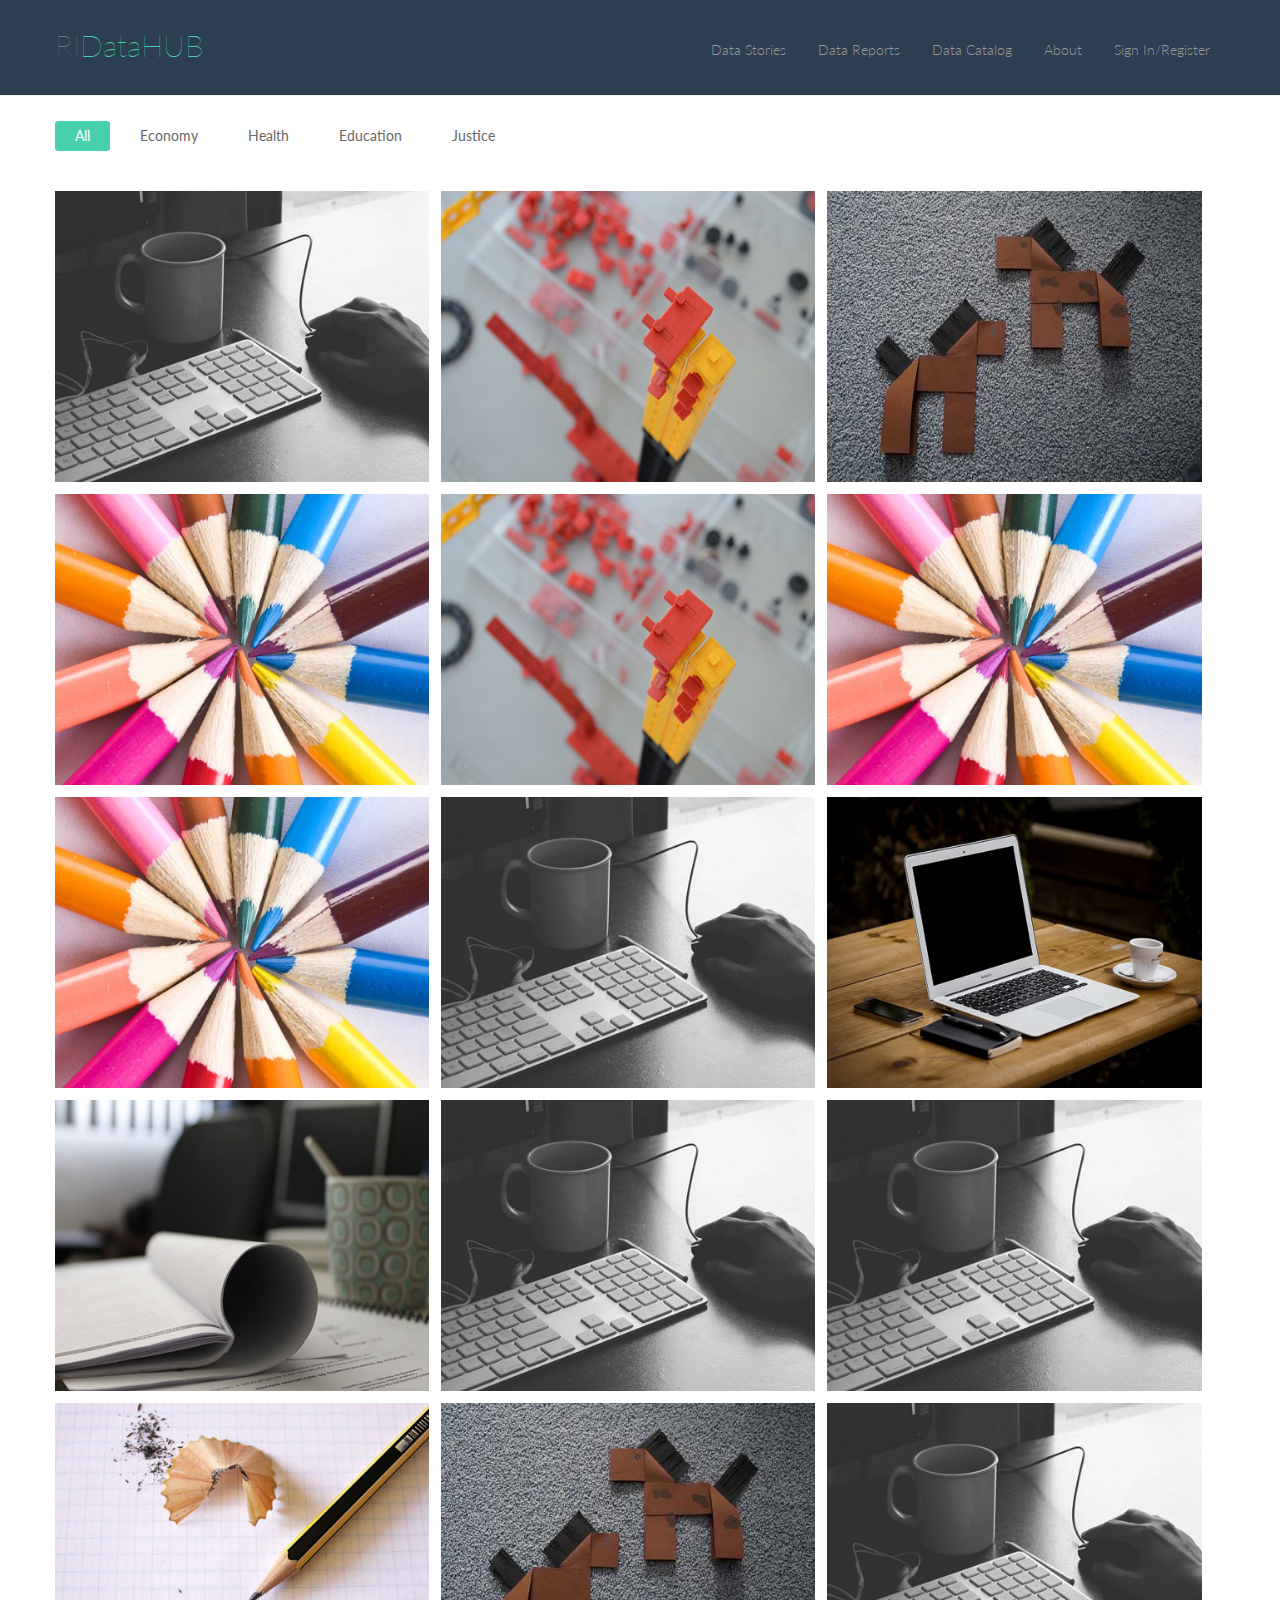
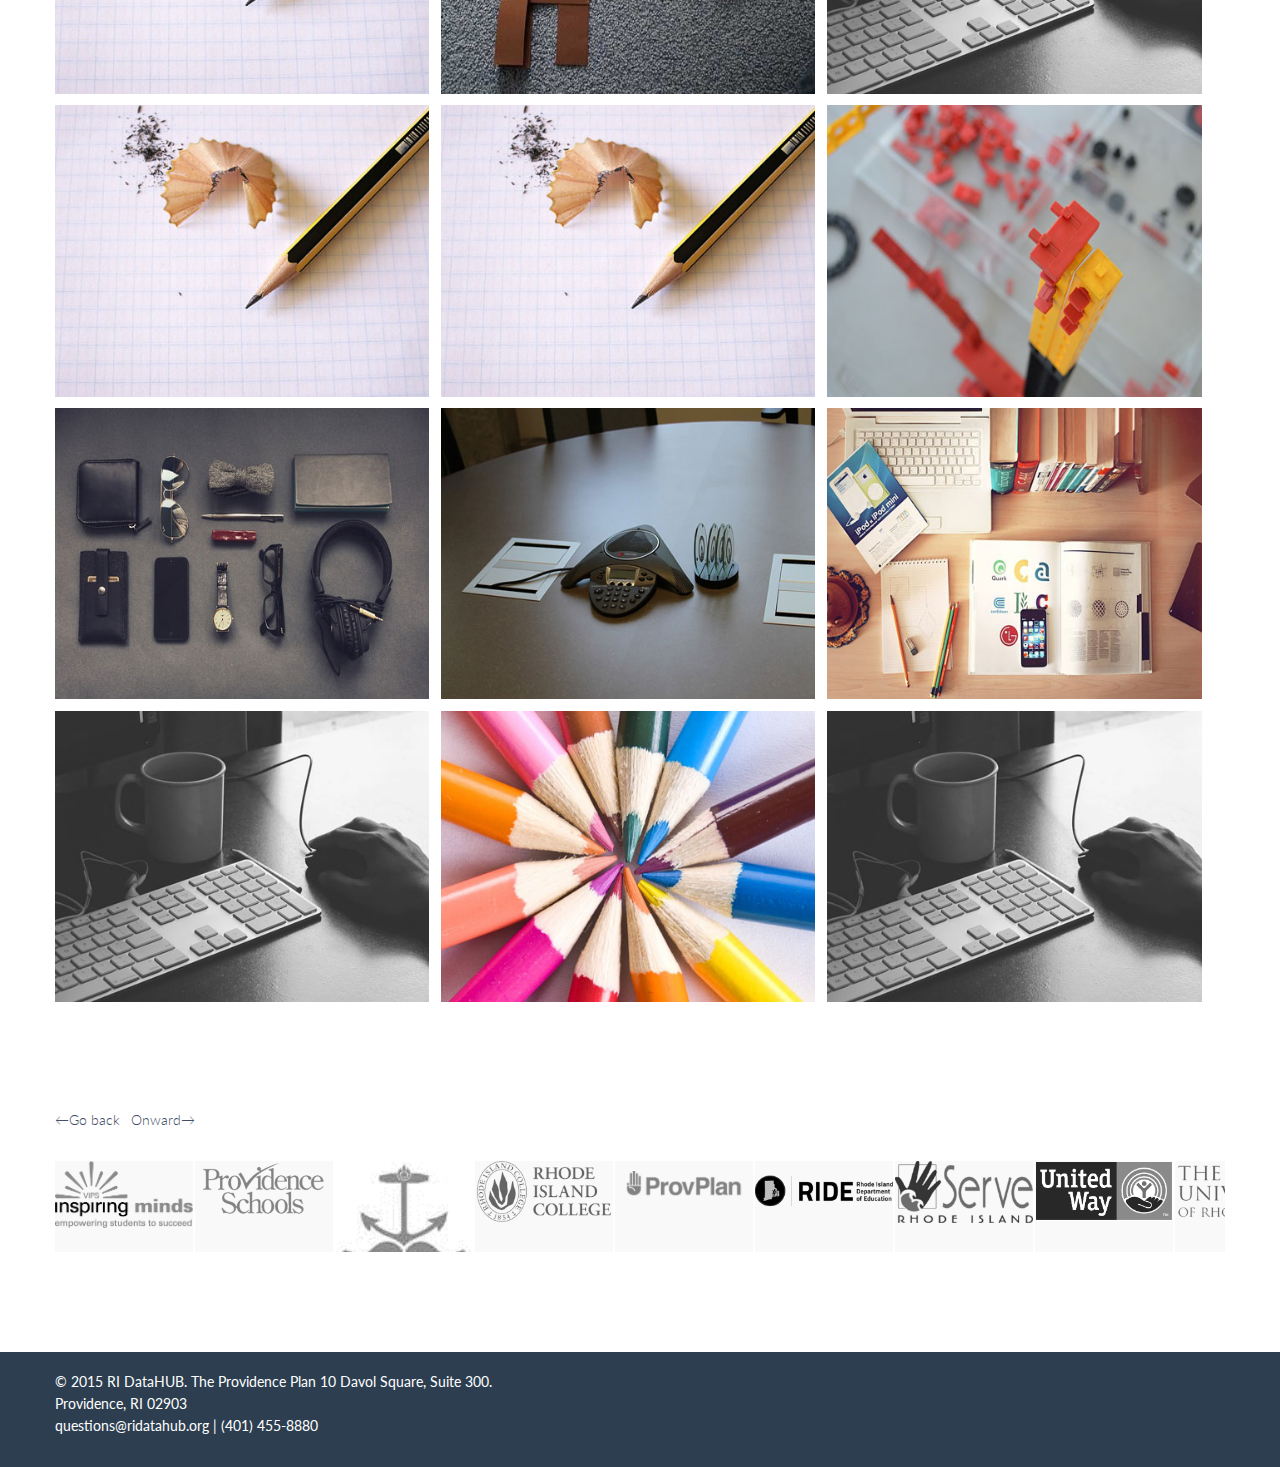
<file: static/datahub/datastories.html>
<!DOCTYPE html>
<html lang="en">
  <head>
    <meta charset="utf-8">
    <meta name="viewport" content="width=device-width, initial-scale=1.0">
    <meta name="description" content="Developed By M Abdur Rokib Promy">
    <meta name="author" content="rokib">
    <meta name="keywords" content="Bootstrap 3, Template, Theme, Responsive, Corporate, Business">

    <title>DataStories</title>

    <!-- Bootstrap core CSS -->
    <link href="css/bootstrap.min.css" rel="stylesheet">
    <link href="css/theme.css" rel="stylesheet">
    <link href="css/bootstrap-reset.css" rel="stylesheet">
    <!--external css-->
    <link href="assets/font-awesome/css/font-awesome.css" rel="stylesheet" />
    <link rel="stylesheet" href="css/flexslider.css"/>
    <link href="assets/bxslider/jquery.bxslider.css" rel="stylesheet" />
    <link rel="stylesheet" href="css/animate.css"/>
    <link href='http://fonts.googleapis.com/css?family=Lato' rel='stylesheet' type='text/css'>
    <link rel="stylesheet" href="assets/owlcarousel/owl.carousel.css">
    <link rel="stylesheet" type="text/css" href="css/mixitup.css">

    <link rel="stylesheet" type="text/css" href="css/component.css">
    <link href="css/style.css" rel="stylesheet">
    <link href="css/style-responsive.css" rel="stylesheet" />


    <link rel="stylesheet" href="css/magnific-popup.css">
    <!-- HTML5 shim and Respond.js IE8 support of HTML5 tooltipss and media queries -->
    <!--[if lt IE 9]>
      <script src="js/html5shiv.js"></script>
      <script src="js/respond.min.js"></script>
    <![endif]-->
  </head>

  <body>
    <!--header start-->
    <!--header start-->
    <header class="head-section">
      <div class="navbar navbar-default navbar-static-top container">
      <button class="navbar-toggle" data-target=".navbar-collapse" data-toggle="collapse" type="button">
                <span class="icon-bar"></span>
                <span class="icon-bar"></span>
                <span class="icon-bar"></span>
              </button>
              <a class="navbar-brand" href="index.html">RI<span>DataHUB</span></a>
          <div class="navbar-collapse collapse">
              <ul class="nav navbar-nav">
                  <li class="dropdown">
                      <a class="dropdown-toggle" data-close-others="false" data-delay="0" data-hover=
                      "dropdown" data-toggle="dropdown" href="index.html">Data Stories 
                      </a>
                  </li>
                  <li class="dropdown">
                      <a class="dropdown-toggle" data-close-others="false" data-delay="0" data-hover=
                      "dropdown" data-toggle="dropdown" href="#">Data Reports
                      </a>
                  </li>
                  <li class="dropdown">
                      <a class="dropdown-toggle" data-close-others="false" data-delay="0" data-hover=
                      "dropdown" data-toggle="dropdown" href="#">Data Catalog 
                      </a>
                  </li>
                  <li class="dropdown">
                      <a class="dropdown-toggle" data-close-others="false" data-delay="0" data-hover=
                      "dropdown" data-toggle="dropdown" href="#">About 
                      </a>
                  </li>
                  <li class="dropdown">
                      <a class="dropdown-toggle" data-close-others="false" data-delay="0" data-hover=
                      "dropdown" data-toggle="dropdown" href="#">Sign In/Register 
                      </a>
                  </li>                
              </ul>
          </div>
      </div>
    </header>
    <!--header end-->
    <!--header end-->

    <div class="container">
        <div class="row">
        <div class="col-md-6">
            <ul id="filters" class="clearfix">
                <li><span class="filter active" data-filter="app card icon logo web">All</span></li>
                <li><span class="filter" data-filter="app">Economy</span></li>
                <li><span class="filter" data-filter="card">Health</span></li>
                <li><span class="filter" data-filter="icon">Education</span></li>
                <li><span class="filter" data-filter="web">Justice</span></li>
               
            </ul>
            </div>
        </div>
    </div>
    <div class="container">
        <div class="row mar-b-30">
        <div id="portfoliolist-three">
            <div class="col-md-12">
            <div class="portfolio logo" data-cat="logo">
                <div class="portfolio-wrapper">
                    <div class="portfolio-hover">
                        <div class="image-caption">
                            <a href="img/portfolios/logo/5.jpg" class="magnefig label label-info icon" data-toggle="tooltip" data-placement="left" title="Zoom"><i class="fa fa-eye"></i></a>
                            <a href="blog-detail.html" class="label label-info icon" data-toggle="tooltip" data-placement="top" title="Details"><i class="fa fa-link"></i></a>
                            <a href="#" class="label label-info icon" data-toggle="tooltip" data-placement="right" title="Likes"><i class="fa fa-heart"></i></a>

                        </div>
                        <img src="img/portfolios/logo/5.jpg" alt="" />

                    </div>
                </div>
            </div>

            <div class="portfolio app" data-cat="app">
                <div class="portfolio-wrapper">
                    <div class="portfolio-hover">
                        <div class="image-caption">
                            <a href="img/portfolios/app/3.jpg" class="label magnefig label-info icon" data-toggle="tooltip" data-placement="left" title="Zoom"><i class="fa fa-eye"></i></a>
                            <a href="blog-detail.html" class="label label-info icon" data-toggle="tooltip" data-placement="top" title="Details"><i class="fa fa-link"></i></a>
                            <a href="#" class="label label-info icon" data-toggle="tooltip" data-placement="right" title="Likes"><i class="fa fa-heart"></i></a>

                        </div>
                        <img src="img/portfolios/app/3.jpg" alt="" />
                    </div>
                </div>
            </div>

            <div class="portfolio web" data-cat="web">
                <div class="portfolio-wrapper">
                    <div class="portfolio-hover">
                        <div class="image-caption">
                            <a href="img/portfolios/web/1.jpg" class="label magnefig label-info icon icon" data-toggle="tooltip" data-placement="left" title="Zoom"><i class="fa fa-eye"></i></a>
                            <a href="blog-detail.html" class="label label-info icon" data-toggle="tooltip" data-placement="top" title="Details"><i class="fa fa-link"></i></a>
                            <a href="#" class="label label-info icon" data-toggle="tooltip" data-placement="right" title="Likes"><i class="fa fa-heart"></i></a>

                        </div>
                        <img src="img/portfolios/web/1.jpg" alt="" />
                    </div>
                </div>
            </div>

            <div class="portfolio card" data-cat="card">
                <div class="portfolio-wrapper">
                    <div class="portfolio-hover">
                        <div class="image-caption">
                            <a href="img/portfolios/card/1.jpg" class="label magnefig label-info icon icon" data-toggle="tooltip" data-placement="left" title="Zoom"><i class="fa fa-eye"></i></a>
                            <a href="blog-detail.html" class="label label-info icon" data-toggle="tooltip" data-placement="top" title="Details"><i class="fa fa-link"></i></a>
                            <a href="#" class="label label-info icon" data-toggle="tooltip" data-placement="right" title="Likes"><i class="fa fa-heart"></i></a>

                        </div>
                        <img src="img/portfolios/card/1.jpg" alt="" />
                    </div>
                </div>
            </div>

            <div class="portfolio app" data-cat="app">
                <div class="portfolio-wrapper">
                    <div class="portfolio-hover">
                        <div class="image-caption">
                            <a href="img/portfolios/app/3.jpg" class="label magnefig label-info icon" data-toggle="tooltip" data-placement="left" title="Zoom"><i class="fa fa-eye"></i></a>
                            <a href="blog-detail.html" class="label label-info icon" data-toggle="tooltip" data-placement="top" title="Details"><i class="fa fa-link"></i></a>
                            <a href="#" class="label label-info icon" data-toggle="tooltip" data-placement="right" title="Likes"><i class="fa fa-heart"></i></a>

                        </div>
                        <img src="img/portfolios/app/3.jpg" alt="" />
                    </div>
                </div>
            </div>

            <div class="portfolio card" data-cat="card">
                <div class="portfolio-wrapper">
                    <div class="portfolio-hover">
                        <div class="image-caption">
                            <a href="img/portfolios/card/1.jpg" class="label magnefig label-info icon" data-toggle="tooltip" data-placement="left" title="Zoom"><i class="fa fa-eye"></i></a>
                            <a href="blog-detail.html" class="label label-info icon" data-toggle="tooltip" data-placement="top" title="Details"><i class="fa fa-link"></i></a>
                            <a href="#" class="label label-info icon" data-toggle="tooltip" data-placement="right" title="Likes"><i class="fa fa-heart"></i></a>

                        </div>
                        <img src="img/portfolios/card/1.jpg" alt="" />
                    </div>
                </div>
            </div>

            <div class="portfolio card" data-cat="card">
                <div class="portfolio-wrapper">
                    <div class="portfolio-hover">
                        <div class="image-caption">
                            <a href="img/portfolios/card/4.jpg" class="label magnefig label-info icon" data-toggle="tooltip" data-placement="left" title="Zoom"><i class="fa fa-eye"></i></a>
                            <a href="blog-detail.html" class="label label-info icon" data-toggle="tooltip" data-placement="top" title="Details"><i class="fa fa-link"></i></a>
                            <a href="#" class="label label-info icon" data-toggle="tooltip" data-placement="right" title="Likes"><i class="fa fa-heart"></i></a>

                        </div>
                        <img src="img/portfolios/card/4.jpg" alt="" />
                    </div>
                </div>
            </div>

            <div class="portfolio logo" data-cat="logo">
                <div class="portfolio-wrapper">
                    <div class="portfolio-hover">
                        <div class="image-caption">
                            <a href="img/portfolios/logo/5.jpg" class="label magnefig label-info icon" data-toggle="tooltip" data-placement="left" title="Zoom"><i class="fa fa-eye"></i></a>
                            <a href="blog-detail.html" class="label label-info icon" data-toggle="tooltip" data-placement="top" title="Details"><i class="fa fa-link"></i></a>
                            <a href="#" class="label label-info icon" data-toggle="tooltip" data-placement="right" title="Likes"><i class="fa fa-heart"></i></a>

                        </div>
                        <img src="img/portfolios/logo/5.jpg" alt="" />
                    </div>
                </div>
            </div>

            <div class="portfolio app" data-cat="app">
                <div class="portfolio-wrapper">
                    <div class="portfolio-hover">
                        <div class="image-caption">
                            <a href="img/portfolios/app/1.jpg" class="label magnefig label-info icon" data-toggle="tooltip" data-placement="left" title="Zoom"><i class="fa fa-eye"></i></a>
                            <a href="blog-detail.html" class="label label-info icon" data-toggle="tooltip" data-placement="top" title="Details"><i class="fa fa-link"></i></a>
                            <a href="#" class="label label-info icon" data-toggle="tooltip" data-placement="right" title="Likes"><i class="fa fa-heart"></i></a>

                        </div>
                        <img src="img/portfolios/app/1.jpg" alt="" />
                    </div>
                </div>
            </div>

            <div class="portfolio card" data-cat="card">
                <div class="portfolio-wrapper">
                    <div class="portfolio-hover">
                        <div class="image-caption">
                            <a href="img/portfolios/card/2.jpg" class="label magnefig label-info icon" data-toggle="tooltip" data-placement="left" title="Zoom"><i class="fa fa-eye"></i></a>
                            <a href="blog-detail.html" class="label label-info icon" data-toggle="tooltip" data-placement="top" title="Details"><i class="fa fa-link"></i></a>
                            <a href="#" class="label label-info icon" data-toggle="tooltip" data-placement="right" title="Likes"><i class="fa fa-heart"></i></a>

                        </div>
                        <img src="img/portfolios/card/2.jpg" alt="" />
                    </div>
                </div>
            </div>

            <div class="portfolio logo" data-cat="logo">
                <div class="portfolio-wrapper">
                    <div class="portfolio-hover">
                        <div class="image-caption">
                            <a href="img/portfolios/logo/5.jpg" class="label magnefig label-info icon" data-toggle="tooltip" data-placement="left" title="Zoom"><i class="fa fa-eye"></i></a>
                            <a href="blog-detail.html" class="label label-info icon" data-toggle="tooltip" data-placement="top" title="Details"><i class="fa fa-link"></i></a>
                            <a href="#" class="label label-info icon" data-toggle="tooltip" data-placement="right" title="Likes"><i class="fa fa-heart"></i></a>

                        </div>
                        <img src="img/portfolios/logo/5.jpg" alt="" />
                    </div>
                </div>
            </div>

            <div class="portfolio logo" data-cat="logo">
                <div class="portfolio-wrapper">
                    <div class="portfolio-hover">
                        <div class="image-caption">
                            <a href="img/portfolios/logo/5.jpg" class="label magnefig label-info icon" data-toggle="tooltip" data-placement="left" title="Zoom"><i class="fa fa-eye"></i></a>
                            <a href="blog-detail.html" class="label label-info icon" data-toggle="tooltip" data-placement="top" title="Details"><i class="fa fa-link"></i></a>
                            <a href="#" class="label label-info icon" data-toggle="tooltip" data-placement="right" title="Likes"><i class="fa fa-heart"></i></a>

                        </div>
                        <img src="img/portfolios/logo/5.jpg" alt="" />
                    </div>
                </div>
            </div>

            <div class="portfolio icon" data-cat="icon">
                <div class="portfolio-wrapper">
                    <div class="portfolio-hover">
                        <div class="image-caption">
                            <a href="img/portfolios/icon/3.jpg" class="label magnefig label-info icon" data-toggle="tooltip" data-placement="left" title="Zoom"><i class="fa fa-eye"></i></a>
                            <a href="blog-detail.html" class="label label-info icon" data-toggle="tooltip" data-placement="top" title="Details"><i class="fa fa-link"></i></a>
                            <a href="#" class="label label-info icon" data-toggle="tooltip" data-placement="right" title="Likes"><i class="fa fa-heart"></i></a>

                        </div>
                        <img src="img/portfolios/icon/3.jpg" alt="" />
                    </div>
                </div>
            </div>

            <div class="portfolio web" data-cat="web">
                <div class="portfolio-wrapper">
                    <div class="portfolio-hover">
                        <div class="image-caption">
                            <a href="img/portfolios/web/1.jpg" class="label magnefig label-info icon" data-toggle="tooltip" data-placement="left" title="Zoom"><i class="fa fa-eye"></i></a>
                            <a href="blog-detail.html" class="label label-info icon" data-toggle="tooltip" data-placement="top" title="Details"><i class="fa fa-link"></i></a>
                            <a href="#" class="label label-info icon" data-toggle="tooltip" data-placement="right" title="Likes"><i class="fa fa-heart"></i></a>

                        </div>
                        <img src="img/portfolios/web/1.jpg" alt="" />
                    </div>
                </div>
            </div>

            <div class="portfolio icon" data-cat="icon">
                <div class="portfolio-wrapper">
                    <div class="portfolio-hover">
                        <div class="image-caption">
                            <a href="img/portfolios/icon/1.jpg" class="label magnefig label-info icon" data-toggle="tooltip" data-placement="left" title="Zoom"><i class="fa fa-eye"></i></a>
                            <a href="blog-detail.html" class="label label-info icon" data-toggle="tooltip" data-placement="top" title="Details"><i class="fa fa-link"></i></a>
                            <a href="#" class="label label-info icon" data-toggle="tooltip" data-placement="right" title="Likes"><i class="fa fa-heart"></i></a>

                        </div>
                        <img src="img/portfolios/icon/1.jpg" alt="" />
                    </div>
                </div>
            </div>

            <div class="portfolio web" data-cat="web">
                <div class="portfolio-wrapper">
                    <div class="portfolio-hover">
                        <div class="image-caption">
                            <a href="img/portfolios/web/2.jpg" class="label magnefig label-info icon" data-toggle="tooltip" data-placement="left" title="Zoom"><i class="fa fa-eye"></i></a>
                            <a href="blog-detail.html" class="label label-info icon" data-toggle="tooltip" data-placement="top" title="Details"><i class="fa fa-link"></i></a>
                            <a href="#" class="label label-info icon" data-toggle="tooltip" data-placement="right" title="Likes"><i class="fa fa-heart"></i></a>

                        </div>
                        <img src="img/portfolios/web/2.jpg" alt="" />
                    </div>
                </div>
            </div>

            <div class="portfolio icon" data-cat="icon">
                <div class="portfolio-wrapper">
                    <div class="portfolio-hover">
                        <div class="image-caption">
                            <a href="img/portfolios/icon/3.jpg" class="label magnefig label-info icon" data-toggle="tooltip" data-placement="left" title="Zoom"><i class="fa fa-eye"></i></a>
                            <a href="blog-detail.html" class="label label-info icon" data-toggle="tooltip" data-placement="top" title="Details"><i class="fa fa-link"></i></a>
                            <a href="#" class="label label-info icon" data-toggle="tooltip" data-placement="right" title="Likes"><i class="fa fa-heart"></i></a>

                        </div>
                        <img src="img/portfolios/icon/3.jpg" alt="" />
                    </div>
                </div>
            </div>

            <div class="portfolio icon" data-cat="icon">
                <div class="portfolio-wrapper">
                    <div class="portfolio-hover">
                        <div class="image-caption">
                            <a href="img/portfolios/icon/5.jpg" class="label magnefig label-info icon" data-toggle="tooltip" data-placement="left" title="Zoom"><i class="fa fa-eye"></i></a>
                            <a href="blog-detail.html" class="label label-info icon" data-toggle="tooltip" data-placement="top" title="Details"><i class="fa fa-link"></i></a>
                            <a href="#" class="label label-info icon" data-toggle="tooltip" data-placement="right" title="Likes"><i class="fa fa-heart"></i></a>

                        </div>
                        <img src="img/portfolios/icon/5.jpg" alt="" />
                    </div>
                </div>
            </div>

            <div class="portfolio web" data-cat="web">
                <div class="portfolio-wrapper">
                    <div class="portfolio-hover">
                        <div class="image-caption">
                            <a href="img/portfolios/web/4.jpg" class="label magnefig label-info icon" data-toggle="tooltip" data-placement="left" title="Zoom"><i class="fa fa-eye"></i></a>
                            <a href="blog-detail.html" class="label label-info icon" data-toggle="tooltip" data-placement="top" title="Details"><i class="fa fa-link"></i></a>
                            <a href="#" class="label label-info icon" data-toggle="tooltip" data-placement="right" title="Likes"><i class="fa fa-heart"></i></a>

                        </div>
                        <img src="img/portfolios/web/4.jpg" alt="" />
                    </div>
                </div>
            </div>

            <div class="portfolio logo" data-cat="logo">
                <div class="portfolio-wrapper">
                    <div class="portfolio-hover">
                        <div class="image-caption">
                            <a href="img/portfolios/logo/2.jpg" class="label magnefig label-info icon" data-toggle="tooltip" data-placement="left" title="Zoom"><i class="fa fa-eye"></i></a>
                            <a href="blog-detail.html" class="label label-info icon" data-toggle="tooltip" data-placement="top" title="Details"><i class="fa fa-link"></i></a>
                            <a href="#" class="label label-info icon" data-toggle="tooltip" data-placement="right" title="Likes"><i class="fa fa-heart"></i></a>

                        </div>
                        <img src="img/portfolios/logo/2.jpg" alt="" />
                    </div>
                </div>
            </div>

            <div class="portfolio logo" data-cat="logo">
                <div class="portfolio-wrapper">
                    <div class="portfolio-hover">
                        <div class="image-caption">
                            <a href="img/portfolios/logo/3.jpg" class="label magnefig label-info icon" data-toggle="tooltip" data-placement="left" title="Zoom"><i class="fa fa-eye"></i></a>
                            <a href="blog-detail.html" class="label label-info icon" data-toggle="tooltip" data-placement="top" title="Details"><i class="fa fa-link"></i></a>
                            <a href="#" class="label label-info icon" data-toggle="tooltip" data-placement="right" title="Likes"><i class="fa fa-heart"></i></a>

                        </div>
                        <img src="img/portfolios/logo/3.jpg" alt="" />
                    </div>
                </div>
            </div>

            <div class="portfolio icon" data-cat="icon">
                <div class="portfolio-wrapper">
                    <div class="portfolio-hover">
                        <div class="image-caption">
                            <a href="img/portfolios/logo/5.jpg" class="label magnefig label-info icon" data-toggle="tooltip" data-placement="left" title="Zoom"><i class="fa fa-eye"></i></a>
                            <a href="blog-detail.html" class="label label-info icon" data-toggle="tooltip" data-placement="top" title="Details"><i class="fa fa-link"></i></a>
                            <a href="#" class="label label-info icon" data-toggle="tooltip" data-placement="right" title="Likes"><i class="fa fa-heart"></i></a>

                        </div>
                        <img src="img/portfolios/logo/5.jpg" alt="" />
                    </div>
                </div>
            </div>

            <div class="portfolio card" data-cat="card">
                <div class="portfolio-wrapper">
                    <div class="portfolio-hover">
                        <div class="image-caption">
                            <a href="img/portfolios/card/4.jpg" class="label magnefig label-info icon" data-toggle="tooltip" data-placement="left" title="Zoom"><i class="fa fa-eye"></i></a>
                            <a href="blog-detail.html" class="label label-info icon" data-toggle="tooltip" data-placement="top" title="Details"><i class="fa fa-link"></i></a>
                            <a href="#" class="label label-info icon" data-toggle="tooltip" data-placement="right" title="Likes"><i class="fa fa-heart"></i></a>

                        </div>
                        <img src="img/portfolios/card/4.jpg" alt="" />
                    </div>
                </div>
            </div>

            <div class="portfolio logo" data-cat="logo">
                <div class="portfolio-wrapper">
                    <div class="portfolio-hover">
                        <div class="image-caption">
                            <a href="img/portfolios/logo/5.jpg" class="label magnefig label-info icon" data-toggle="tooltip" data-placement="left" title="Zoom"><i class="fa fa-eye"></i></a>
                            <a href="blog-detail.html" class="label label-info icon" data-toggle="tooltip" data-placement="top" title="Details"><i class="fa fa-link"></i></a>
                            <a href="#" class="label label-info icon" data-toggle="tooltip" data-placement="right" title="Likes"><i class="fa fa-heart"></i></a>

                        </div>
                        <img src="img/portfolios/logo/5.jpg" alt="" />
                    </div>
                </div>
            </div>
            </div>

        </div>

        </div>
    </div>


    <!--footer start-->
    <footer class="footer">
    <div class="container">
      <div class="row mar-b-50 our-clients">

        <div class="col-md-12">
          <div class="outside">
            <p>
              <span id="slider-prev">
              <a class="bx-prev" href="">←Go back</a></span>
              |
              <span id="slider-next">
              <a class="bx-next" href="">Onward→</a></span>
            </p>
          </div>

        
          <div class="bx-wrapper" style="max-width: 2170px;"><div class="bx-viewport" style="width: 100%; overflow: hidden; position: relative; height: 91px;"><ul class="bxslider1 clients-list" style="width: 915%; position: relative; transition-duration: 0s; transform: translate3d(-840px, 0px, 0px);"><li style="float: left; list-style: none; position: relative; width: 138px; height: 91px; margin-right: 2px;" class="bx-clone">
            <a href="#">
                <img src="img/clients/CCRI.png?timestamp=1452099219237" alt="">
              </a>
            </li><li style="float: left; list-style: none; position: relative; width: 138px; height: 91px; margin-right: 2px;" class="bx-clone">
              <a href="#">
                <img src="img/clients/CollegeVisions2_big.png?timestamp=1452099219237" alt="">

            </li><li style="float: left; list-style: none; position: relative; width: 138px; height: 91px; margin-right: 2px;" class="bx-clone">
              <a href="#">
                <img src="img/clients/dcyf_logo.png?timestamp=1452099219237" alt="">
              </a>
            </li><li style="float: left; list-style: none; position: relative; width: 138px; height: 91px; margin-right: 2px;" class="bx-clone">
              <a href="#">
                <img src="img/clients/DLT.png?timestamp=1452099219237" alt="">
              </a>
            </li><li style="float: left; list-style: none; position: relative; width: 138px; height: 91px; margin-right: 2px;" class="bx-clone">
              <a href="#">
                <img src="img/clients/GenCitizen_big.png?timestamp=1452099219237" alt="">
              </a>
            </li><li style="float: left; list-style: none; position: relative; width: 138px; height: 91px; margin-right: 2px;" class="bx-clone">
              <a href="#">
                <img src="img/clients/health_logo.png?timestamp=1452099219238" alt="">
              </a>
            </li>
            <li style="float: left; list-style: none; position: relative; width: 138px; height: 91px; margin-right: 2px;">
              <a href="#">
                <img src="img/clients/InspiringMinds_big.png?timestamp=1452099219236" alt="">
              </a>
            </li>
            <li style="float: left; list-style: none; position: relative; width: 138px; height: 91px; margin-right: 2px;">
              <a href="#">
                <img src="img/clients/providence_school_logo.png?timestamp=1452099219237" alt="">
              </a>
            </li>
            <li style="float: left; list-style: none; position: relative; width: 138px; height: 91px; margin-right: 2px;">
              <a href="#">
                <img src="img/clients/OPC_Logo.png?timestamp=1452099219237" alt="">
              </a>
            </li>
            <li style="float: left; list-style: none; position: relative; width: 138px; height: 91px; margin-right: 2px;">
              <a href="#">
                <img src="img/clients/RIC.png?timestamp=1452099219237" alt="">
              </a>
            </li>
            <li style="float: left; list-style: none; position: relative; width: 138px; height: 91px; margin-right: 2px;">
              <a href="#">
                <img src="img/clients/provplan_logo.png?timestamp=1452099219237" alt="">
              </a>
            </li>
            <li style="float: left; list-style: none; position: relative; width: 138px; height: 91px; margin-right: 2px;">
              <a href="#">
                <img src="img/clients/ride_logo.png?timestamp=1452099219237" alt="">
              </a>
            </li>
            <li style="float: left; list-style: none; position: relative; width: 138px; height: 91px; margin-right: 2px;">
              <a href="#">
                <img src="img/clients/ServeRI_big.png?timestamp=1452099219238" alt="">
              </a>
            </li>

          <li style="float: left; list-style: none; position: relative; width: 138px; height: 91px; margin-right: 2px;" class="bx-clone">
              <a href="#">
                <img src="img/clients/UnitedWay_big.png?timestamp=1452099219236" alt="">
              </a>
            </li><li style="float: left; list-style: none; position: relative; width: 138px; height: 91px; margin-right: 2px;" class="bx-clone">
              <a href="#">
                <img src="img/clients/URI.png?timestamp=1452099219237" alt="">
              </a>
           
             </li></ul></div><div class="bx-controls bx-has-pager"><div class="bx-pager bx-default-pager"><div class="bx-pager-item"><a href="" data-slide-index="0" class="bx-pager-link active">1</a></div><div class="bx-pager-item"><a href="" data-slide-index="1" class="bx-pager-link">2</a></div><div class="bx-pager-item"><a href="" data-slide-index="2" class="bx-pager-link">3</a></div><div class="bx-pager-item"><a href="" data-slide-index="3" class="bx-pager-link">4</a></div><div class="bx-pager-item"><a href="" data-slide-index="4" class="bx-pager-link">5</a></div><div class="bx-pager-item"><a href="" data-slide-index="5" class="bx-pager-link">6</a></div><div class="bx-pager-item"><a href="" data-slide-index="6" class="bx-pager-link">7</a></div></div></div></div>

        </div>
        </div>
      </div>
      </div>
      <!-- END CLIENTS -->
    </footer>
    <!--small footer start -->
    <footer class="footer-small">
        <div class="container">
            <div class="row">
                <div class="col-lg-6 col-sm-6 pull-right">
                    <ul class="social-link-footer list-unstyled">
                        <li class="wow flipInX" data-wow-duration="2s" data-wow-delay=".5s"><a href="#"><i class="fa fa-twitter"></i></a></li>
                    </ul>
                </div>
                <div class="col-md-4">
                  <div class="copyright">
                    <p>&copy; 2015 RI DataHUB.
                    The Providence Plan 10 Davol Square, Suite 300. Providence, RI 02903
                    <br />
                    questions@ridatahub.org | (401) 455-8880
                    </p>
                  </div>
                </div>
            </div>
            </div>
    </footer>
    <!--small footer end-->

    <!-- js placed at the end of the document so the pages load faster
    <script src="js/jquery.js"></script> -->
    <script src="js/jquery-1.8.3.min.js"></script>
    <script src="js/bootstrap.min.js"></script>
    <script type="text/javascript" src="js/hover-dropdown.js"></script>
    <script defer src="js/jquery.flexslider.js"></script>
    <script type="text/javascript" src="assets/bxslider/jquery.bxslider.js"></script>

    <script type="text/javascript" src="js/jquery.parallax-1.1.3.js"></script>
    <script src="js/wow.min.js"></script>
    <script src="assets/owlcarousel/owl.carousel.js"></script>
    <script src="js/mixitup.js"></script>
    <script src="js/jquery.easing.min.js"></script>
    <script src="js/link-hover.js"></script>


    <!--common script for all pages-->
    <script src="js/common-scripts.js"></script>



    <script src="js/jquery.magnific-popup.js"></script>

    <script type="text/javascript">
    $('.image-caption a').tooltip();

    $(function () {

        var filterList = {

            init: function () {

                // MixItUp plugin
                // http://mixitup.io
                $('#portfoliolist-three').mixitup({
                    targetSelector: '.portfolio',
                    filterSelector: '.filter',
                    effects: ['fade'],
                    easing: 'snap',
                    // call the hover effect
                    onMixEnd: filterList.hoverEffect()
                });

            },

            hoverEffect: function () {
                $("[rel='tooltip']").tooltip();
                // Simple parallax effect
                $('#portfoliolist-three .portfolio .portfolio-hover').hover(
                function(){
                    $(this).find('.image-caption').slideDown(250); //.fadeIn(250)
                },
                function(){
                    $(this).find('.image-caption').slideUp(250); //.fadeOut(205)
                }
            );
            }

        };

        // Run the show!
        filterList.init();


    });

    $( document ).ready(function() {
       $('.magnefig').each(function(){
            $(this).magnificPopup({
                    type:'image',
                    removalDelay: 300,
                    mainClass: 'mfp-fade'
               })
        });
    });
    </script>

  <script>



      $(document).ready(function() {

        $("#owl-demo").owlCarousel({

            autoPlay: 3000, //Set AutoPlay to 3 seconds

            items : 4,
            itemsDesktop : [1199,3],
            itemsDesktopSmall : [979,3],
            stopOnHover : true,

        });

      });

      new WOW().init();


  </script>

 </body>
</html>
</file>
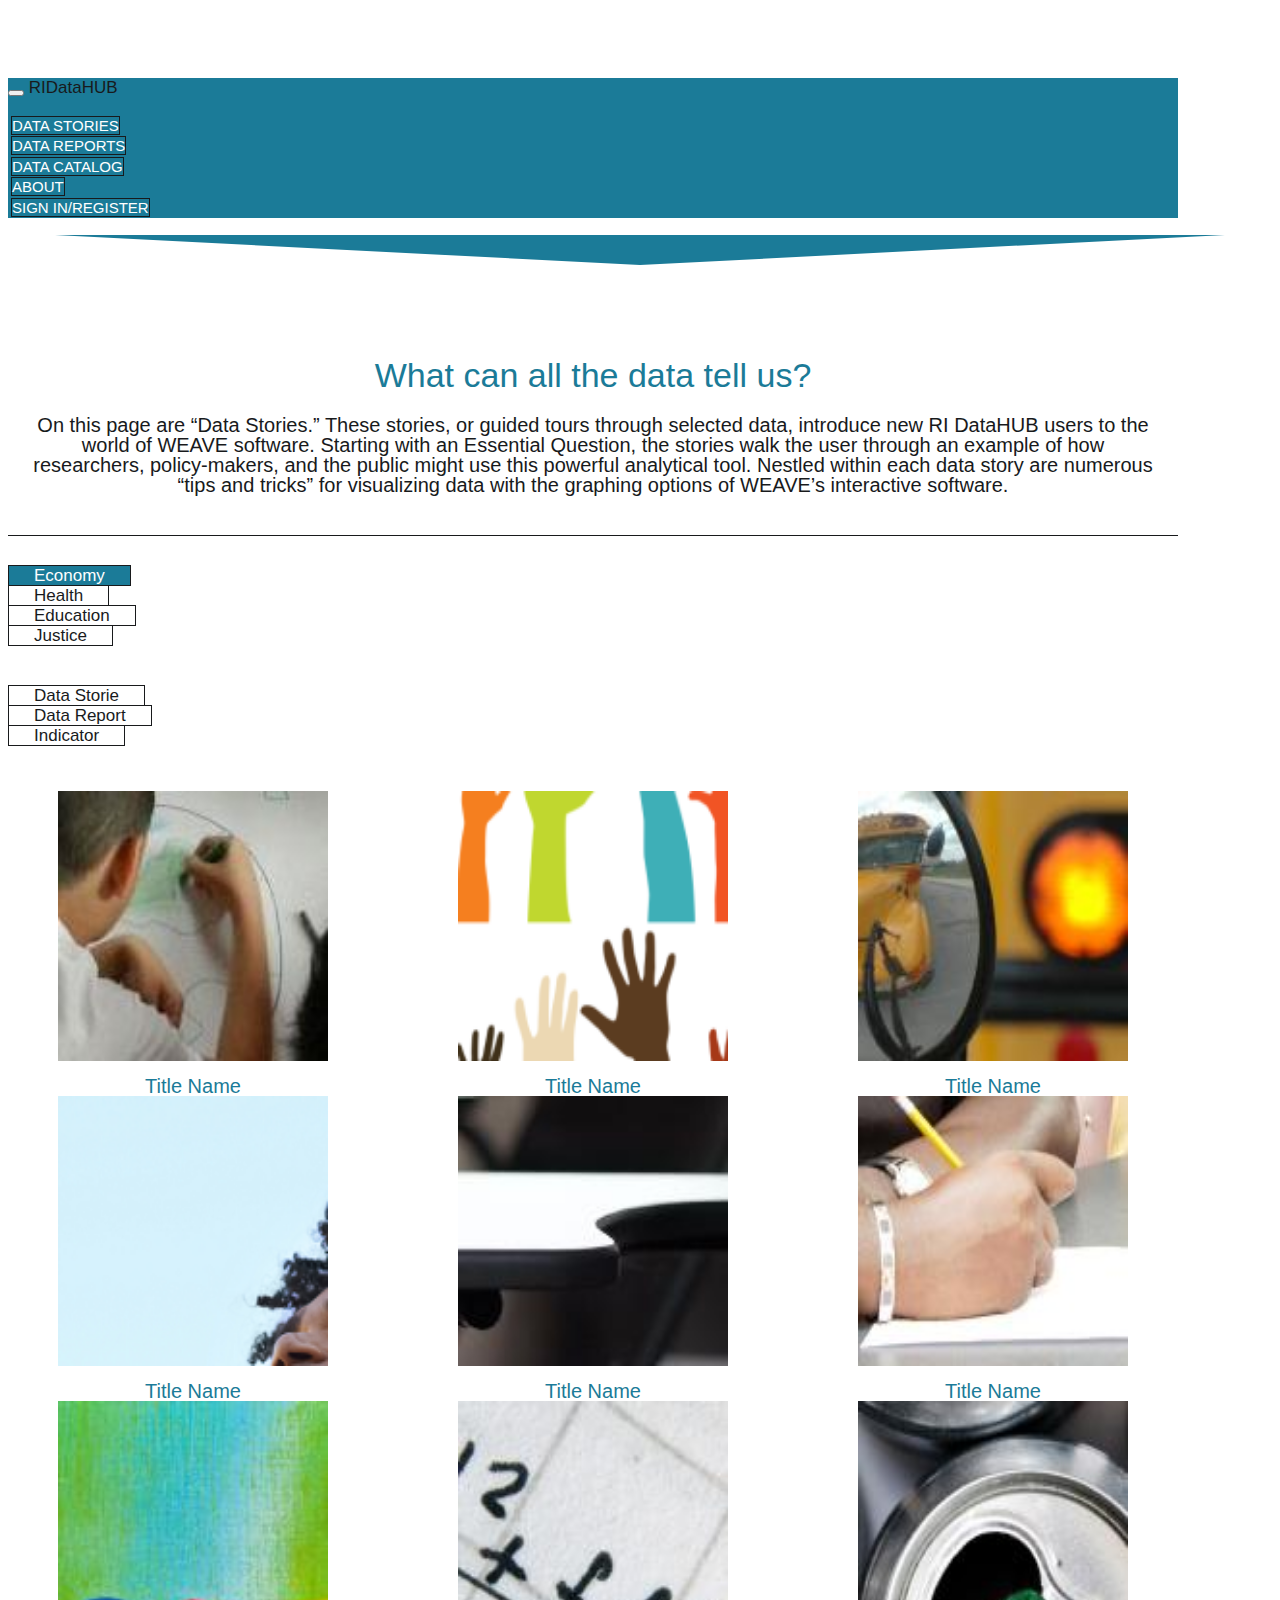
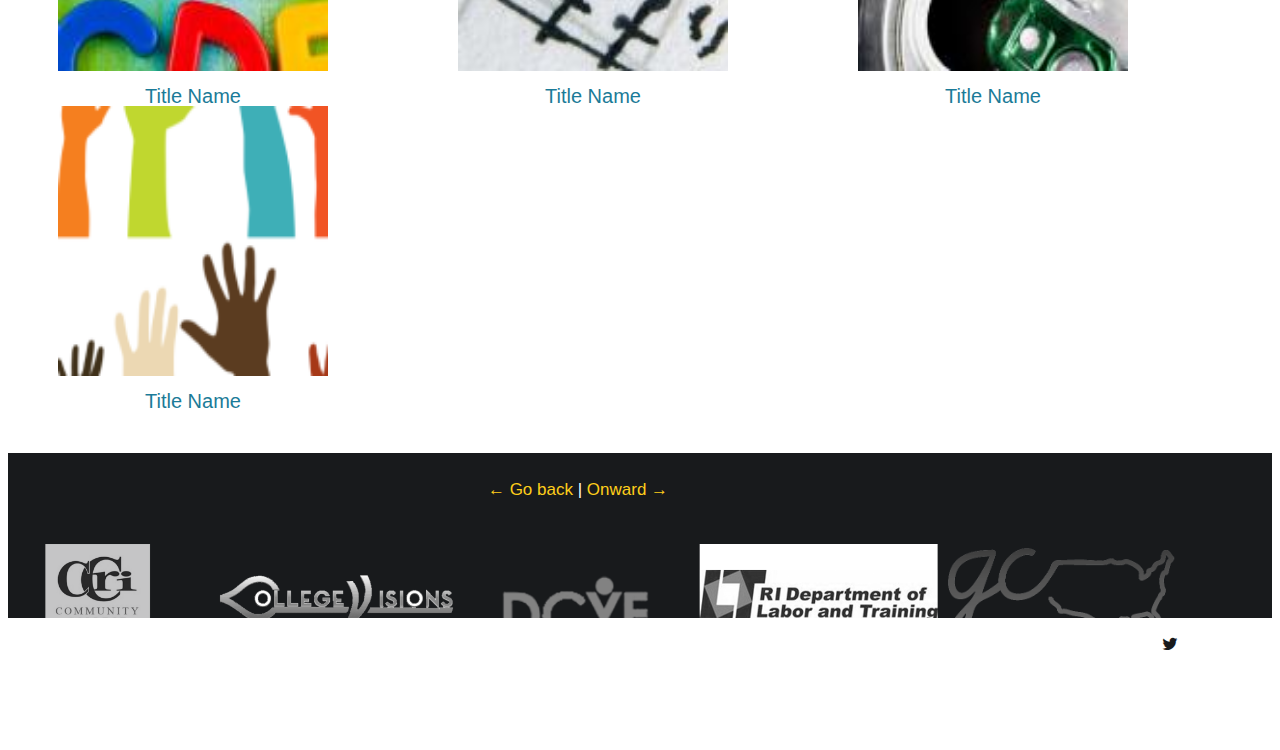
<file: static/datahub/datastories3.html>
<!DOCTYPE html>
<html lang="en">
  <head>
    <meta charset="utf-8">
    <meta name="viewport" content="width=device-width, initial-scale=1.0">
    <meta name="description" content="Developed By M Abdur Rokib Promy">
    <meta name="author" content="cosmic">
    <meta name="keywords" content="Bootstrap 3, Template, Theme, Responsive, Corporate, Business">

  
    <!-- Bootstrap core CSS -->

    <!-- <link href="css/datastories3/bootstrap.css" rel="stylesheet" type="text/css"/> -->

    <link rel="stylesheet" href="https://maxcdn.bootstrapcdn.com/bootstrap/3.3.6/css/bootstrap.min.css" integrity="sha384-1q8mTJOASx8j1Au+a5WDVnPi2lkFfwwEAa8hDDdjZlpLegxhjVME1fgjWPGmkzs7" crossorigin="anonymous">

  <!--   <link href="css/bootstrap.min.css" rel="stylesheet"> -->
    <link href="css/theme.css" rel="stylesheet">
    <link href="css/bootstrap-reset.css" rel="stylesheet">
    <!-- <link href="css/bootstrap.min.css" rel="stylesheet">-->

    <!--external css-->
    <link href="assets/font-awesome/css/font-awesome.css" rel="stylesheet" />
    <link rel="stylesheet" href="css/flexslider.css"/>
    <link href="assets/bxslider/jquery.bxslider.css" rel="stylesheet" />
    <link rel="stylesheet" href="css/animate.css">
   <!--  <link rel="stylesheet" href="css/datstories3/owl.carousel.css">
    <link rel="stylesheet" href="css/datastories3/owl.theme.css"> -->

    <!--<link href="css/superfish.css" rel="stylesheet" media="screen">-->
    <link href='http://fonts.googleapis.com/css?family=Lato' rel='stylesheet' type='text/css'>
    <!-- <link href='http://fonts.googleapis.com/css?family=Open+Sans' rel='stylesheet' type='text/css'> -->


    <!-- Custom styles for this template -->
    <link rel="stylesheet" type="text/css" href="css/component.css">
    <link href="css/datastorie_css/style.css" rel="stylesheet">
    <!-- <link href="css/style-responsive.css" rel="stylesheet" /> -->

    <link rel="stylesheet" type="text/css" href="css/parallax-slider/parallax-slider.css" />

    <!-- Datastories3 CSS -->

   <link href="css/datastories3/bootstrap-responsive.css" rel="stylesheet" type="text/css"/> 

   <link href="css/datastories3/main.css" rel="stylesheet" type="text/css"/>
   <!-- <link href="css/datastories3/style1.css" rel="stylesheet" type="text/css"/> -->

   

   <!-- <link href="css/datastories3/bootstrap.min.css" rel="stylesheet" type="text/css"/>  --> 






    <script type="text/javascript" src="js/parallax-slider/modernizr.custom.28468.js">
    </script>

    <!-- HTML5 shim and Respond.js IE8 support of HTML5 tooltipss and media queries -->
    <!--[if lt IE 9]>
    <script src="js/html5shiv.js">
    </script>
    <script src="js/respond.min.js">
    </script>
    <![endif]-->
  </head>

  <body>
    <!--header start-->
    <header class="head-section">
      <div class="navbar navbar-default navbar-static-top container">
      <button class="navbar-toggle" data-target=".navbar-collapse" data-toggle="collapse" type="button">
                <span class="icon-bar"></span>
                <span class="icon-bar"></span>
                <span class="icon-bar"></span>
      </button>
              <a class="navbar-brand" href="index.html">RI<span>DataHUB</span></a>
          <div class="navbar-collapse collapse">
              <ul class="nav navbar-nav">
                  <li class="dropdown">
                      <a class="dropdown-toggle" data-close-others="false" data-delay="0" data-hover=
                      "dropdown" data-toggle="dropdown" href="index.html">Data Stories 
                      </a>
                  </li>
                  <li class="dropdown">
                      <a class="dropdown-toggle" data-close-others="false" data-delay="0" data-hover=
                      "dropdown" data-toggle="dropdown" href="#">Data Reports
                      </a>
                  </li>
                  <li class="dropdown">
                      <a class="dropdown-toggle" data-close-others="false" data-delay="0" data-hover=
                      "dropdown" data-toggle="dropdown" href="#">Data Catalog 
                      </a>
                  </li>
                  <li class="dropdown">
                      <a class="dropdown-toggle" data-close-others="false" data-delay="0" data-hover=
                      "dropdown" data-toggle="dropdown" href="#">About 
                      </a>
                  </li>
                  <li class="dropdown">
                      <a class="dropdown-toggle" data-close-others="false" data-delay="0" data-hover=
                      "dropdown" data-toggle="dropdown" href="#">Sign In/Register 
                      </a>
                  </li>                
              </ul>
          </div>
      </div>
    </header>
    <!--header end-->

    <!--body start-->


<!-- <div id="main-slider" class="carousel slide" data-ride="carousel">
<!-- <ol class="carouse l-indicators">
<li data-target="#main-slider" data-slide-to="0" class="active"></li>
<li data-target="#main-slider" data-slide-to="1"></li>
<li data-target="#main-slider" data-slide-to="2"></li>
</ol> -->
<!-- <div class="carousel-inner">
<div class="item active">
<img class="img-responsive" src="images/title.jpg" alt="slider">
<div class="carousel-caption">
<h2>DATA REPORT: </h2>
<h4>Compare the percentage of childhood <br />
    lead expouse for Rhode Island;s <br /> cities and towns over time in this report.</h4>
<a href="#contact">READ MORE <i class="fa fa-angle-right"></i></a>
</div>
</div>
</div>
</div>  -->


  
    <div class="section secondary-section " id="portfolio">
        <div class="triangle"></div>
        <div class="container">
            <div class=" title">
                <h1>What can all the data tell us?</h1>
                <p>On this page are “Data Stories.” These stories, or guided tours through selected data, introduce new RI DataHUB users to the world of WEAVE software. Starting with an Essential Question, the stories walk the user through an example of how researchers, policy-makers, and the public might use this powerful analytical tool. Nestled within each data story are numerous “tips and tricks” for visualizing data with the graphing options of WEAVE’s interactive software.</p>
            </div>
            <ul class="nav nav-pills">
                <li class="filter" data-filter="all"><a href="#all">Economy</a></li>
                <li class="filter" data-filter="web"><a href="#topic1">Health</a></li>
                <li class="filter" data-filter="photo"><a href="#topic2">Education</a></li>
                <li class="filter" data-filter="identity"><a href="#topic3">Justice</a></li>
                <br /> <br />
                <li class="filter" data-filter="web"><a href="#topic1">Data Storie</a></li>
                <li class="filter" data-filter="photo"><a href="#topic2">Data Report</a></li>
                <li class="filter" data-filter="identity"><a href="#topic3">Indicator</a></li>
            </ul>

            <!-- Start details for DataStorie project 1 -->
            <div id="single-project">
                <div id="slidingDiv" class="toggleDiv row-fluid single-project">
                    <div class="span6">
                        <img src="images/datastorie_images/cast1.jpg" class='img-responsive'/>
                    </div>
                  <div class="span6">
                        <div class="project-description">
                            <div class="project-title clearfix">
                                <h3> Title </h3>
                                <span class="show_hide close"><i class="icon-cancel"></i></span>
                            </div>
                            <div class="project-info">
                                <div><span>Topic</span>Topic Name</div>
                                <div><span>Date</span> May 20015 </div> 
                                <div><span>Link</span>http://example.com</div> 
                             
                            </div>
                            <h3> Some Text </h3>
                            <p> description about the topic ...... </p>
                        </div>
                    </div>
                </div>
                <!-- End details for DataStorie project 1 -->
                <!-- Start details for DataStorie project 2 -->
                <div id="slidingDiv1" class="toggleDiv row-fluid single-project">
                    <div class="span6">
                        <img src="images/datastorie_images/cast2.jpg" class='img-responsive'/>

                    </div>
                    <div class="span6">
                        <div class="project-description">
                            <div class="project-title clearfix">
                                <h3> Title </h3>
                                <span class="show_hide close"><i class="icon-cancel"></i></span>
                            </div>
                            <div class="project-info">
                                <div><span>Topic</span>Topic Name</div>
                                <div><span>Date</span> May 20015 </div> 
                                <div><span>Link</span>http://example.com</div> 
                
                            </div>
                            <h3> Some Text </h3>
                            <p> description about the topic ...... </p>
                        </div>
                    </div>
                </div>
                <!-- End details for DataStorie project 2 -->
                <!-- Start details for DataStorie project 3 -->
                <div id="slidingDiv2" class="toggleDiv row-fluid single-project">
                    <div class="span6">
                         <img src="images/datastorie_images/cast3.png" class='img-responsive'/>

                    </div>
           <div class="span6">
                        <div class="project-description">
                            <div class="project-title clearfix">
                                <h3> Title </h3>
                                <span class="show_hide close"><i class="icon-cancel"></i></span>
                            </div>
                            <div class="project-info">
                                <div><span>Topic</span>Topic Name</div>
                                <div><span>Date</span> May 20015 </div> 
                                <div><span>Link</span>http://example.com</div> 
                               
                            </div>
                            <h3> Some Text </h3>
                            <p> description about the topic ...... </p>
                        </div>
                    </div>
                </div>
              
                <div id="slidingDiv3" class="toggleDiv row-fluid single-project">
                    <div class="span6">
                         <img src="images/datastorie_images/cast4.jpg" class='img-responsive'/>

                    </div>
                   <div class="span6">ript to my project base file
                        <div class="project-description">
                            <div class="project-title clearfix">
                                <h3> Title </h3>
                                <span class="show_hide close"><i class="icon-cancel"></i></span>
                            </div>
                            <div class="project-info">
                                <div><span>Topic</span>Topic Name</div>
                                <div><span>Date</span> May 20015 </div> 
                                <div><span>Link</span>http://example.com</div> 
                              
                            </div>
                            <h3> Some Text </h3>
                            <p> description about the topic ...... </p>
                        </div>
                    </div>
                </div>
                <!-- End details for DataStorie project 4 -->
                <!-- Start details for DataStorie project 5 -->
                <div id="slidingDiv4" class="toggleDiv row-fluid single-project">
                    <div class="span6">
                         <img src="images/datastorie_images/cast5.jpg" class='img-responsive'/>

                    </div>
                   <div class="span6">
                        <div class="project-description">
                            <div class="project-title clearfix">
                                <h3> Title </h3>
                                <span class="show_hide close"><i class="icon-cancel"></i></span>
                            </div>
                            <div class="project-info">
                                <div><span>Topic</span>Topic Name</div>
                                <div><span>Date</span> May 20015 </div> 
                                <div><span>Link</span>http://example.com</div> 
                              
                            </div>
                            <h3> Some Text </h3>
                            <p> description about the topic ...... </p>
                        </div>
                    </div>
                </div>
                <!-- End details for DataStorieproject 5 -->
                <!-- Start details for DataStorie project 6 -->
                <div id="slidingDiv5" class="toggleDiv row-fluid single-project">
                    <div class="span6">
                         <img src="images/datastorie_images/cast6.jpg" class='img-responsive'/>

                    </div>
               <div class="span6">
                        <div class="project-description">
                            <div class="project-title clearfix">
                                <h3> Title </h3>
                                <span class="show_hide close"><i class="icon-cancel"></i></span>
                            </div>
                            <div class="project-info">
                                <div><span>Topic</span>Topic Name</div>
                                <div><span>Date</span> May 20015 </div> 
                                <div><span>Link</span>http://example.com</div> 
                              
                            </div>
                            <h3> Some Text </h3>
                            <p> description about the topic ...... </p>
                        </div>
                    </div>
                </div>
                <!-- End details for DataStorie project 6 -->
                <!-- Start details for DataStorie project 7 -->
                <div id="slidingDiv6" class="toggleDiv row-fluid single-project">
                    <div class="span6">
                         <img src="images/datastorie_images/cast7.jpg" class='img-responsive'/>

                    </div>
          <div class="span6">
                        <div class="project-description">
                            <div class="project-title clearfix">
                                <h3> Title </h3>
                                <span class="show_hide close"><i class="icon-cancel"></i></span>
                            </div>
                            <div class="project-info">
                                <div><span>Topic</span>Topic Name</div>
                                <div><span>Date</span> May 20015 </div> 
                                <div><span>Link</span>http://example.com</div> 
                              
                            </div>
                            <h3> Some Text </h3>
                            <p> description about the topic ...... </p>
                        </div>
                    </div>
                </div>
                <!-- End details for DataStorie project 7 -->
                <!-- Start details for DataStorie project 8 -->
                <div id="slidingDiv7" class="toggleDiv row-fluid single-project">
                    <div class="span6">
                        <img src="images/datastorie_images/cast8.jpg" adatastorie_imageslt="project 8">
                    </div>
        <div class="span6">
                        <div class="project-description">
                            <div class="project-title clearfix">
                                <h3> Title </h3>
                                <span class="show_hide close"><i class="icon-cancel"></i></span>
                            </div>
                            <div class="project-info">
                                <div><span>Topic</span>Topic Name</div>
                                <div><span>Date</span> May 20015 </div> 
                                <div><span>Link</span>http://example.com</div> 
                              
                            </div>
                            <h3> Some Text </h3>
                            <p> description about the topic ...... </p>
                        </div>
                    </div>
                </div>
                <!-- End details for DataStorie project 8 -->
                <!-- Start details for DataStorieproject 9 -->
                <div id="slidingDiv8" class="toggleDiv row-fluid single-project">
                    <div class="span6">
                        <img src="images/datastorie_images/cast9.png" alt="project 9">
                    </div>
            <div class="span6">
                        <div class="project-description">
                            <div class="project-title clearfix">
                                <h3> Title </h3>
                                <span class="show_hide close"><i class="icon-cancel"></i></span>
                            </div>
                            <div class="project-info">
                                <div><span>Topic</span>Topic Name</div>
                                <div><span>Date</span> May 20015 </div> 
                                <div><span>Link</span>http://example.com</div> 
                             
                            </div>
                            <h3> Some Text </h3>
                            <p> description about the topic ...... </p>
                        </div>
                    </div>
                </div>
                <!-- End details for DataStorie project 9 -->
                <ul id="portfolio-grid" class="thumbnails row">
                    <li class="span4 mix web">
                        <div class="thumbnail">
                             <img src="images/datastorie_images/cast1.jpg" class='img-responsive' width='270px' height='270px'>

                            <a href="#single-project" class="more show_hide" rel="#slidingDiv"><i class="icon-plus"></i></a>
                            <h3>Title Name</h3>
                            <div class="mask">
                            <h2> Title Name</h2>
                            <p> Add Title Description </p>
                            </div>
                        </div>
                    </li>

                      <li class="span4 mix web">
                        <div class="thumbnail">
                            <img src="images/datastorie_images/cast9.png" alt="project 9"  width='270px' height='270px'>
                            <a href="#single-project" class="show_hide more" rel="#slidingDiv8"><i class="icon-plus"></i></a>
                            <h3>Title Name</h3>
                            <div class="mask">
                            <h2> Title Name</h2>
                            <p> Add Title Description </p>
                            </div>
                        </div>
                    </li>
                    <li class="span4 mix photo">
                        <div class="thumbnail">
                            <img src="images/datastorie_images/cast2.jpg" alt="project 2" width='270px' height='270px'>
                            <a href="#single-project" class="show_hide more" rel="#slidingDiv1"><i class="icon-plus"></i></a>
                            <h3>Title Name</h3>
                            <div class="mask">
                            <h2> Title Name</h2>
                            <p> Add Title Description </p>
                            </div>
                        </div>
                    </li>
                    <li class="span4 mix identity">
                        <div class="thumbnail">
                            <img src="images/datastorie_images/cast3.png" alt="project 3" width='270px' height='270px' >
                            <a href="#single-project" class="more show_hide" rel="#slidingDiv2"><i class="icon-plus"></i></a>
                            <h3>Title Name</h3>
                            <div class="mask">
                            <h2> Title Name</h2>
                            <p> Add Title Description </p>
                            </div>
                        </div>
                    </li>
                    <li class="span4 mix web">
                        <div class="thumbnail">
                            <img src="images/datastorie_images/cast4.jpg" alt="project 4"  width='270px' height='270px'>
                            <a href="#single-project" class="show_hide more" rel="#slidingDiv3"><i class="icon-plus"></i></a>
                            <h3>Title Name</h3>
                            <div class="mask">
                            <h2> Title Name</h2>
                            <p> Add Title Description </p>
                            </div>
                        </div>
                    </li>
                    <li class="span4 mix photo">
                        <div class="thumbnail">
                            <img src="images/datastorie_images/cast5.jpg" alt="project 5"  width='270px' height='270px'>
                            <a href="#single-project" class="show_hide more" rel="#slidingDiv4"><i class="icon-plus"></i></a>
                            <h3>Title Name</h3>
                            <div class="mask">
                            <h2> Title Name</h2>
                            <p> Add Title Description </p>
                            </div>
                        </div>
                    </li>
                    <li class="span4 mix identity">
                        <div class="thumbnail">
                            <img src="images/datastorie_images/cast6.jpg" alt="project 6"  width='270px' height='270px' >
                            <a href="#single-project" class="show_hide more" rel="#slidingDiv5"><i class="icon-plus"></i></a>
                            <h3>Title Name</h3>
                            <div class="mask">
                            <h2> Title Name</h2>
                            <p> Add Title Description </p>
                            </div>
                        </div>
                    </li>
                    <li class="span4 mix web">
                        <div class="thumbnail">
                            <img src="images/datastorie_images/cast7.jpg" alt="project 7"  width='270px' height='270px' >
                            <a href="#single-project" class="show_hide more" rel="#slidingDiv6"><i class="icon-plus"></i></a>
                            <h3>Title Name</h3>
                            <div class="mask">
                            <h2> Title Name</h2>
                            <p> Add Title Description </p>
                            </div>
                        </div>
                    </li>
                    <li class="span4 mix photo">
                        <div class="thumbnail">
                            <img src="images/datastorie_images/cast8.jpg" alt="project 8"  width='270px' height='270px' >
                            <a href="#single-project" class="show_hide more" rel="#slidingDiv7"><i class="icon-plus"></i></a>
                            <h3>Title Name</h3>
                            <div class="mask">
                            <h2> Title Name</h2>
                            <p> Add Title Description </p>
                            </div>
                        </div>
                    </li>
                    <li class="span4 mix identity">
                        <div class="thumbnail">
                            <img src="images/datastorie_images/cast9.png" alt="project 9"  width='270px' height='270px'>
                            <a href="#single-project" class="show_hide more" rel="#slidingDiv8"><i class="icon-plus"></i></a>
                            <h3>Title Name</h3>
                            <div class="mask">
                            <h2> Title Name</h2>
                            <p> Add Title Description </p>
                            </div>
                        </div>
                    </li>
                </ul>
            </div>
    
        </div>
    </div>
    <!-- dataStorie section end -->

    <!--body end-->




    <!--footer start-->
    <footer class="footer">
    <div class="container">
      <div class="row mar-b-50 our-clients">
 
        <div class="col-md-12">
          <div class="outside">
            <p>
              <span id="slider-prev">
              <a class="bx-prev" href=""></a></span>
              |
              <span id="slider-next">
              <a class="bx-next" href=""></a></span>
            </p>
          </div>

          <div class="bx-wrapper" style="max-width: 2170px;"><div class="bx-viewport" style="width: 100%; overflow: hidden; position: relative; height: 91px;"><ul class="bxslider1 clients-list" style="width: 915%; position: relative; transition-duration: 0s; transform: translate3d(-840px, 0px, 0px);">
          <li style="float: left; list-style: none; position: relative; width: 138px; height: 91px; margin-right: 2px;" class="bx-clone">
              <a href="#">
                <img src="img/clients/CCRI.png?timestamp=1452099219237" alt="">
              </a>
          </li>

          <li style="float: left; list-style: none; position: relative; width: 138px; height: 91px; margin-right: 2px;" class="bx-clone">
              <a href="#">
                <img src="img/clients/CollegeVisions2_big.png?timestamp=1452099219237" alt="">
              </a>
          </li>

          <li style="float: left; list-style: none; position: relative; width: 138px; height: 91px; margin-right: 2px;" class="bx-clone">
              <a href="#">
                <img src="img/clients/dcyf_logo.png?timestamp=1452099219237" alt="">
              </a>
          </li>

          <li style="float: left; list-style: none; position: relative; width: 138px; height: 91px; margin-right: 2px;" class="bx-clone">
              <a href="#">
                <img src="img/clients/DLT.png?timestamp=1452099219237" alt="">
              </a>
          </li>

          <li style="float: left; list-style: none; position: relative; width: 138px; height: 91px; margin-right: 2px;" class="bx-clone">
              <a href="#">
                <img src="img/clients/GenCitizen_big.png?timestamp=1452099219237" alt="">
              </a>
          </li>

          <li style="float: left; list-style: none; position: relative; width: 138px; height: 91px; margin-right: 2px;" class="bx-clone">
              <a href="#">
                <img src="img/clients/health_logo.png?timestamp=1452099219238" alt="">
              </a>
          </li>

          <li style="float: left; list-style: none; position: relative; width: 138px; height: 91px; margin-right: 2px;">
              <a href="#">
                <img src="img/clients/InspiringMinds_big.png?timestamp=1452099219236" alt="">
              </a>
          </li>

          <li style="float: left; list-style: none; position: relative; width: 138px; height: 91px; margin-right: 2px;">
              <a href="#">
                <img src="img/clients/providence_school_logo.png?timestamp=1452099219237" alt="">
              </a>
          </li>

          <li style="float: left; list-style: none; position: relative; width: 138px; height: 91px; margin-right: 2px;">
              <a href="#">
                <img src="img/clients/OPC_Logo.png?timestamp=1452099219237" alt="">
              </a>
          </li>

          <li style="float: left; list-style: none; position: relative; width: 138px; height: 91px; margin-right: 2px;">
              <a href="#">
                <img src="img/clients/RIC.png?timestamp=1452099219237" alt="">
              </a>
          </li>

          <li style="float: left; list-style: none; position: relative; width: 138px; height: 91px; margin-right: 2px;">
              <a href="#">
                <img src="img/clients/provplan_logo.png?timestamp=1452099219237" alt="">
              </a>
          </li>

          <li style="float: left; list-style: none; position: relative; width: 138px; height: 91px; margin-right: 2px;">
              <a href="#">
                <img src="img/clients/ride_logo.png?timestamp=1452099219237" alt="">
              </a>
          </li>

          <li style="float: left; list-style: none; position: relative; width: 138px; height: 91px; margin-right: 2px;">
              <a href="#">
                <img src="img/clients/ServeRI_big.png?timestamp=1452099219238" alt="">
              </a>
          </li>

          <li style="float: left; list-style: none; position: relative; width: 138px; height: 91px; margin-right: 2px;" class="bx-clone">
              <a href="#">
                <img src="img/clients/UnitedWay_big.png?timestamp=1452099219236" alt="">
              </a>
          </li>

          <li style="float: left; list-style: none; position: relative; width: 138px; height: 91px; margin-right: 2px;" class="bx-clone">
              <a href="#">
                <img src="img/clients/URI.png?timestamp=1452099219237" alt="">
              </a>
           
          </li>

            </ul>
            </div>

      <div class="bx-controls bx-has-pager">

        <div class="bx-pager bx-default-pager">

           <div class="bx-pager-item"><a href="" data-slide-index="0" class="bx-pager-link active">1</a>
           </div>

            <div class="bx-pager-item"><a href="" data-slide-index="1" class="bx-pager-link">2</a>
            </div>

             <div class="bx-pager-item"><a href="" data-slide-index="2" class="bx-pager-link">3</a>
             </div>

             <div class="bx-pager-item"><a href="" data-slide-index="3" class="bx-pager-link">4</a>
             </div>

             <div class="bx-pager-item"><a href="" data-slide-index="4" class="bx-pager-link">5</a>
             </div>

             <div class="bx-pager-item"><a href="" data-slide-index="5" class="bx-pager-link">6</a>
             </div>

             <div class="bx-pager-item"><a href="" data-slide-index="6" class="bx-pager-link">7</a>
             </div>

        </div>

      </div>

            </div>
        </div>
        </div>
      </div>
 </footer>
    <!-- footer end -->


    <!--small footer start -->
    <footer class="footer-small">
        <div class="container">
            <div class="row">
                <div class="col-lg-6 col-sm-6 pull-right">
                    <ul class="social-link-footer list-unstyled">
                        <li class="wow flipInX" data-wow-duration="2s" data-wow-delay=".5s"><a href="#"><i class="fa fa-twitter"></i></a></li>
                    </ul>
                </div>
                <div class="col-md-4">
                  <div class="copyright">
                    <p>&copy; 2015 RI DataHUB.
                    The Providence Plan 10 Davol Square, Suite 300. Providence, RI 02903
                    <br />
                    questions@ridatahub.org | (401) 455-8880
                    </p>
                  </div>
                </div>
            </div>
        </div>
    </footer>
    <!--small footer end-->

    <!-- js placed at the end of the document so the pages load faster
<script src="js/jquery.js">
</script>
-->
    <script src="js/jquery-1.8.3.min.js">
    </script>
    <script src="js/bootstrap.min.js">
    </script>
    <script type="text/javascript" src="js/hover-dropdown.js">
    </script>
    <script defer src="js/jquery.flexslider.js">
    </script>
    <script type="text/javascript" src="assets/bxslider/jquery.bxslider.js">
    </script>

    <script type="text/javascript" src="js/jquery.parallax-1.1.3.js">
    </script>
    <script src="js/wow.min.js">
    </script>
    <script src="assets/owlcarousel/owl.carousel.js">
    </script>

    <script src="js/jquery.easing.min.js">
    </script>
    <script src="js/link-hover.js">
    </script>
    <script src="js/superfish.js">
    </script>
    <script type="text/javascript" src="js/parallax-slider/jquery.cslider.js">
    </script>
  
  <!-- Datastories 3 JS -->

  <script src="js/datastories3_js/jquery.js" type="text/javascript"></script>
  <script src="js/datastories3_js/jquery.mixitup.js" type="text/javascript"></script>
  <script src="js/datastories3_js/jquery.bxslider.js" type="text/javascript"></script>
  <script src="js/datastories3_js/jquery.cslider.js" type="text/javascript"></script>
  <script src="js/datastories3_js/jquery.placeholder.js" type="text/javascript"></script>
  <script src="js/datastories3_js/app.js" type="text/javascript"></script>

    <script type="text/javascript">
      $(function() {

        $('#da-slider').cslider({
          autoplay    : true,
          bgincrement : 100
        });

      });
    </script>



    <!--common script for all pages-->
    <!--<script src="js/common-scripts.js">
    </script>-->

    <script type="text/javascript">
      jQuery(document).ready(function() {


        $('.bxslider1').bxSlider({
          minSlides: 5,
          maxSlides: 6,
          slideWidth: 360,
          slideMargin: 2,
          moveSlides: 1,
          responsive: true,
          nextSelector: '#slider-next',
          prevSelector: '#slider-prev',
          nextText: 'Onward →',
          prevText: '← Go back'
        });

      });


    </script>


    <!--<script>
      $('a.info').tooltip();

      $(window).load(function() {
        $('.flexslider').flexslider({
          animation: "slide",
          start: function(slider) {
            $('body').removeClass('loading');
          }
        });
      });

      $(document).ready(function() {

        $("#owl-demo").owlCarousel({

          items : 4

        });

      });

      jQuery(document).ready(function(){
        jQuery('ul.superfish').superfish();
      });

      new WOW().init();


    </script>-->
  </body>
</html>
</file>
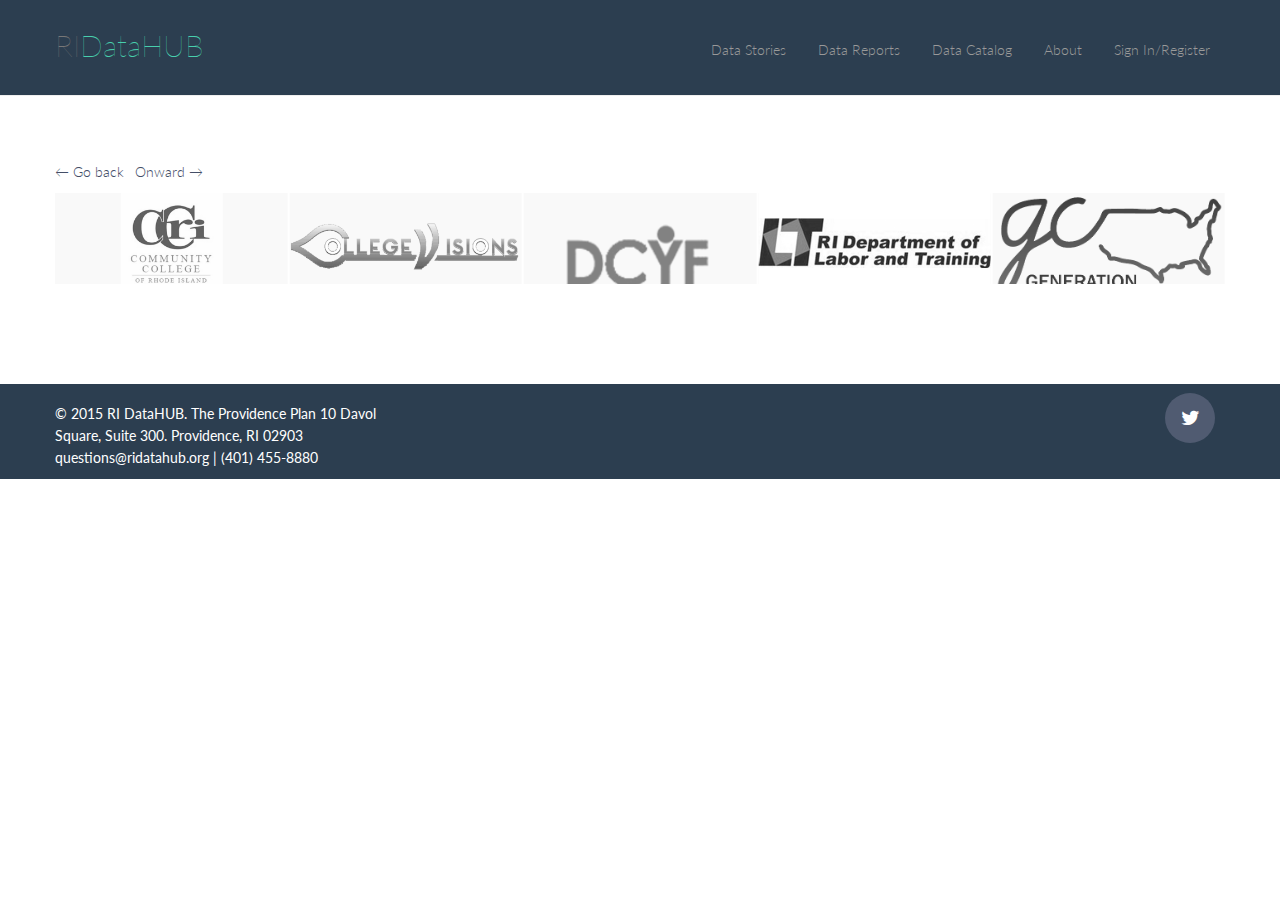
<file: static/datahub/economy.html>
<!DOCTYPE html>
<html lang="en">
  <head>
    <meta charset="utf-8">
    <meta name="viewport" content="width=device-width, initial-scale=1.0">
    <meta name="description" content="Developed By M Abdur Rokib Promy">
    <meta name="author" content="cosmic">
    <meta name="keywords" content="Bootstrap 3, Template, Theme, Responsive, Corporate, Business">

  
    <!-- Bootstrap core CSS -->
    <link href="css/bootstrap.min.css" rel="stylesheet">
    <link href="css/theme.css" rel="stylesheet">
    <link href="css/bootstrap-reset.css" rel="stylesheet">
    <!-- <link href="css/bootstrap.min.css" rel="stylesheet">-->

    <!--external css-->
    <link href="assets/font-awesome/css/font-awesome.css" rel="stylesheet" />
    <link rel="stylesheet" href="css/flexslider.css"/>
    <link href="assets/bxslider/jquery.bxslider.css" rel="stylesheet" />
    <link rel="stylesheet" href="css/animate.css">
    <link rel="stylesheet" href="assets/owlcarousel/owl.carousel.css">
    <link rel="stylesheet" href="assets/owlcarousel/owl.theme.css">

    <link href="css/superfish.css" rel="stylesheet" media="screen">
    <link href='http://fonts.googleapis.com/css?family=Lato' rel='stylesheet' type='text/css'>
    <!-- <link href='http://fonts.googleapis.com/css?family=Open+Sans' rel='stylesheet' type='text/css'> -->


    <!-- Custom styles for this template -->
    <link rel="stylesheet" type="text/css" href="css/component.css">
    <link href="css/style.css" rel="stylesheet">
    <link href="css/style-responsive.css" rel="stylesheet" />

    <link rel="stylesheet" type="text/css" href="css/parallax-slider/parallax-slider.css" />
    <script type="text/javascript" src="js/parallax-slider/modernizr.custom.28468.js">
    </script>

    <!-- HTML5 shim and Respond.js IE8 support of HTML5 tooltipss and media queries -->
    <!--[if lt IE 9]>
    <script src="js/html5shiv.js">
    </script>
    <script src="js/respond.min.js">
    </script>
    <![endif]-->
  </head>

  <body>
    <!--header start-->
    <header class="head-section">
      <div class="navbar navbar-default navbar-static-top container">
      <button class="navbar-toggle" data-target=".navbar-collapse" data-toggle="collapse" type="button">
                <span class="icon-bar"></span>
                <span class="icon-bar"></span>
                <span class="icon-bar"></span>
      </button>
              <a class="navbar-brand" href="index.html">RI<span>DataHUB</span></a>
          <div class="navbar-collapse collapse">
              <ul class="nav navbar-nav">
                  <li class="dropdown">
                      <a class="dropdown-toggle" data-close-others="false" data-delay="0" data-hover=
                      "dropdown" data-toggle="dropdown" href="index.html">Data Stories 
                      </a>
                  </li>
                  <li class="dropdown">
                      <a class="dropdown-toggle" data-close-others="false" data-delay="0" data-hover=
                      "dropdown" data-toggle="dropdown" href="#">Data Reports
                      </a>
                  </li>
                  <li class="dropdown">
                      <a class="dropdown-toggle" data-close-others="false" data-delay="0" data-hover=
                      "dropdown" data-toggle="dropdown" href="#">Data Catalog 
                      </a>
                  </li>
                  <li class="dropdown">
                      <a class="dropdown-toggle" data-close-others="false" data-delay="0" data-hover=
                      "dropdown" data-toggle="dropdown" href="#">About 
                      </a>
                  </li>
                  <li class="dropdown">
                      <a class="dropdown-toggle" data-close-others="false" data-delay="0" data-hover=
                      "dropdown" data-toggle="dropdown" href="#">Sign In/Register 
                      </a>
                  </li>                
              </ul>
          </div>
      </div>
    </header>
    <!--header end-->

    <!--body start-->

 
    <!--body end-->




    <!--footer start-->
    <footer class="footer">
    <div class="container">
      <div class="row mar-b-50 our-clients">
 
        <div class="col-md-12">
          <div class="outside">
            <p>
              <span id="slider-prev">
              <a class="bx-prev" href=""></a></span>
              |
              <span id="slider-next">
              <a class="bx-next" href=""></a></span>
            </p>
          </div>

          <div class="bx-wrapper" style="max-width: 2170px;"><div class="bx-viewport" style="width: 100%; overflow: hidden; position: relative; height: 91px;"><ul class="bxslider1 clients-list" style="width: 915%; position: relative; transition-duration: 0s; transform: translate3d(-840px, 0px, 0px);">
          <li style="float: left; list-style: none; position: relative; width: 138px; height: 91px; margin-right: 2px;" class="bx-clone">
              <a href="#">
                <img src="img/clients/CCRI.png?timestamp=1452099219237" alt="">
              </a>
          </li>

          <li style="float: left; list-style: none; position: relative; width: 138px; height: 91px; margin-right: 2px;" class="bx-clone">
              <a href="#">
                <img src="img/clients/CollegeVisions2_big.png?timestamp=1452099219237" alt="">
              </a>
          </li>

          <li style="float: left; list-style: none; position: relative; width: 138px; height: 91px; margin-right: 2px;" class="bx-clone">
              <a href="#">
                <img src="img/clients/dcyf_logo.png?timestamp=1452099219237" alt="">
              </a>
          </li>

          <li style="float: left; list-style: none; position: relative; width: 138px; height: 91px; margin-right: 2px;" class="bx-clone">
              <a href="#">
                <img src="img/clients/DLT.png?timestamp=1452099219237" alt="">
              </a>
          </li>

          <li style="float: left; list-style: none; position: relative; width: 138px; height: 91px; margin-right: 2px;" class="bx-clone">
              <a href="#">
                <img src="img/clients/GenCitizen_big.png?timestamp=1452099219237" alt="">
              </a>
          </li>

          <li style="float: left; list-style: none; position: relative; width: 138px; height: 91px; margin-right: 2px;" class="bx-clone">
              <a href="#">
                <img src="img/clients/health_logo.png?timestamp=1452099219238" alt="">
              </a>
          </li>

          <li style="float: left; list-style: none; position: relative; width: 138px; height: 91px; margin-right: 2px;">
              <a href="#">
                <img src="img/clients/InspiringMinds_big.png?timestamp=1452099219236" alt="">
              </a>
          </li>

          <li style="float: left; list-style: none; position: relative; width: 138px; height: 91px; margin-right: 2px;">
              <a href="#">
                <img src="img/clients/providence_school_logo.png?timestamp=1452099219237" alt="">
              </a>
          </li>

          <li style="float: left; list-style: none; position: relative; width: 138px; height: 91px; margin-right: 2px;">
              <a href="#">
                <img src="img/clients/OPC_Logo.png?timestamp=1452099219237" alt="">
              </a>
          </li>

          <li style="float: left; list-style: none; position: relative; width: 138px; height: 91px; margin-right: 2px;">
              <a href="#">
                <img src="img/clients/RIC.png?timestamp=1452099219237" alt="">
              </a>
          </li>

          <li style="float: left; list-style: none; position: relative; width: 138px; height: 91px; margin-right: 2px;">
              <a href="#">
                <img src="img/clients/provplan_logo.png?timestamp=1452099219237" alt="">
              </a>
          </li>

          <li style="float: left; list-style: none; position: relative; width: 138px; height: 91px; margin-right: 2px;">
              <a href="#">
                <img src="img/clients/ride_logo.png?timestamp=1452099219237" alt="">
              </a>
          </li>

          <li style="float: left; list-style: none; position: relative; width: 138px; height: 91px; margin-right: 2px;">
              <a href="#">
                <img src="img/clients/ServeRI_big.png?timestamp=1452099219238" alt="">
              </a>
          </li>

          <li style="float: left; list-style: none; position: relative; width: 138px; height: 91px; margin-right: 2px;" class="bx-clone">
              <a href="#">
                <img src="img/clients/UnitedWay_big.png?timestamp=1452099219236" alt="">
              </a>
          </li>

          <li style="float: left; list-style: none; position: relative; width: 138px; height: 91px; margin-right: 2px;" class="bx-clone">
              <a href="#">
                <img src="img/clients/URI.png?timestamp=1452099219237" alt="">
              </a>
           
          </li>

            </ul>
            </div>

      <div class="bx-controls bx-has-pager">

        <div class="bx-pager bx-default-pager">

           <div class="bx-pager-item"><a href="" data-slide-index="0" class="bx-pager-link active">1</a>
           </div>

            <div class="bx-pager-item"><a href="" data-slide-index="1" class="bx-pager-link">2</a>
            </div>

             <div class="bx-pager-item"><a href="" data-slide-index="2" class="bx-pager-link">3</a>
             </div>

             <div class="bx-pager-item"><a href="" data-slide-index="3" class="bx-pager-link">4</a>
             </div>

             <div class="bx-pager-item"><a href="" data-slide-index="4" class="bx-pager-link">5</a>
             </div>

             <div class="bx-pager-item"><a href="" data-slide-index="5" class="bx-pager-link">6</a>
             </div>

             <div class="bx-pager-item"><a href="" data-slide-index="6" class="bx-pager-link">7</a>
             </div>

        </div>

      </div>

            </div>
        </div>
        </div>
      </div>
 </footer>
    <!-- footer end -->


    <!--small footer start -->
    <footer class="footer-small">
        <div class="container">
            <div class="row">
                <div class="col-lg-6 col-sm-6 pull-right">
                    <ul class="social-link-footer list-unstyled">
                        <li class="wow flipInX" data-wow-duration="2s" data-wow-delay=".5s"><a href="#"><i class="fa fa-twitter"></i></a></li>
                    </ul>
                </div>
                <div class="col-md-4">
                  <div class="copyright">
                    <p>&copy; 2015 RI DataHUB.
                    The Providence Plan 10 Davol Square, Suite 300. Providence, RI 02903
                    <br />
                    questions@ridatahub.org | (401) 455-8880
                    </p>
                  </div>
                </div>
            </div>
        </div>
    </footer>
    <!--small footer end-->

    <!-- js placed at the end of the document so the pages load faster
<script src="js/jquery.js">
</script>
-->
    <script src="js/jquery-1.8.3.min.js">
    </script>
    <script src="js/bootstrap.min.js">
    </script>
    <script type="text/javascript" src="js/hover-dropdown.js">
    </script>
    <script defer src="js/jquery.flexslider.js">
    </script>
    <script type="text/javascript" src="assets/bxslider/jquery.bxslider.js">
    </script>

    <script type="text/javascript" src="js/jquery.parallax-1.1.3.js">
    </script>
    <script src="js/wow.min.js">
    </script>
    <script src="assets/owlcarousel/owl.carousel.js">
    </script>

    <script src="js/jquery.easing.min.js">
    </script>
    <script src="js/link-hover.js">
    </script>
    <script src="js/superfish.js">
    </script>
    <script type="text/javascript" src="js/parallax-slider/jquery.cslider.js">
    </script>
    <script type="text/javascript">
      $(function() {

        $('#da-slider').cslider({
          autoplay    : true,
          bgincrement : 100
        });

      });
    </script>



    <!--common script for all pages-->
    <script src="js/common-scripts.js">
    </script>

    <script type="text/javascript">
      jQuery(document).ready(function() {


        $('.bxslider1').bxSlider({
          minSlides: 5,
          maxSlides: 6,
          slideWidth: 360,
          slideMargin: 2,
          moveSlides: 1,
          responsive: true,
          nextSelector: '#slider-next',
          prevSelector: '#slider-prev',
          nextText: 'Onward →',
          prevText: '← Go back'
        });

      });


    </script>


    <script>
      $('a.info').tooltip();

      $(window).load(function() {
        $('.flexslider').flexslider({
          animation: "slide",
          start: function(slider) {
            $('body').removeClass('loading');
          }
        });
      });

      $(document).ready(function() {

        $("#owl-demo").owlCarousel({

          items : 4

        });

      });

      jQuery(document).ready(function(){
        jQuery('ul.superfish').superfish();
      });

      new WOW().init();


    </script>
  </body>
</html>
</file>
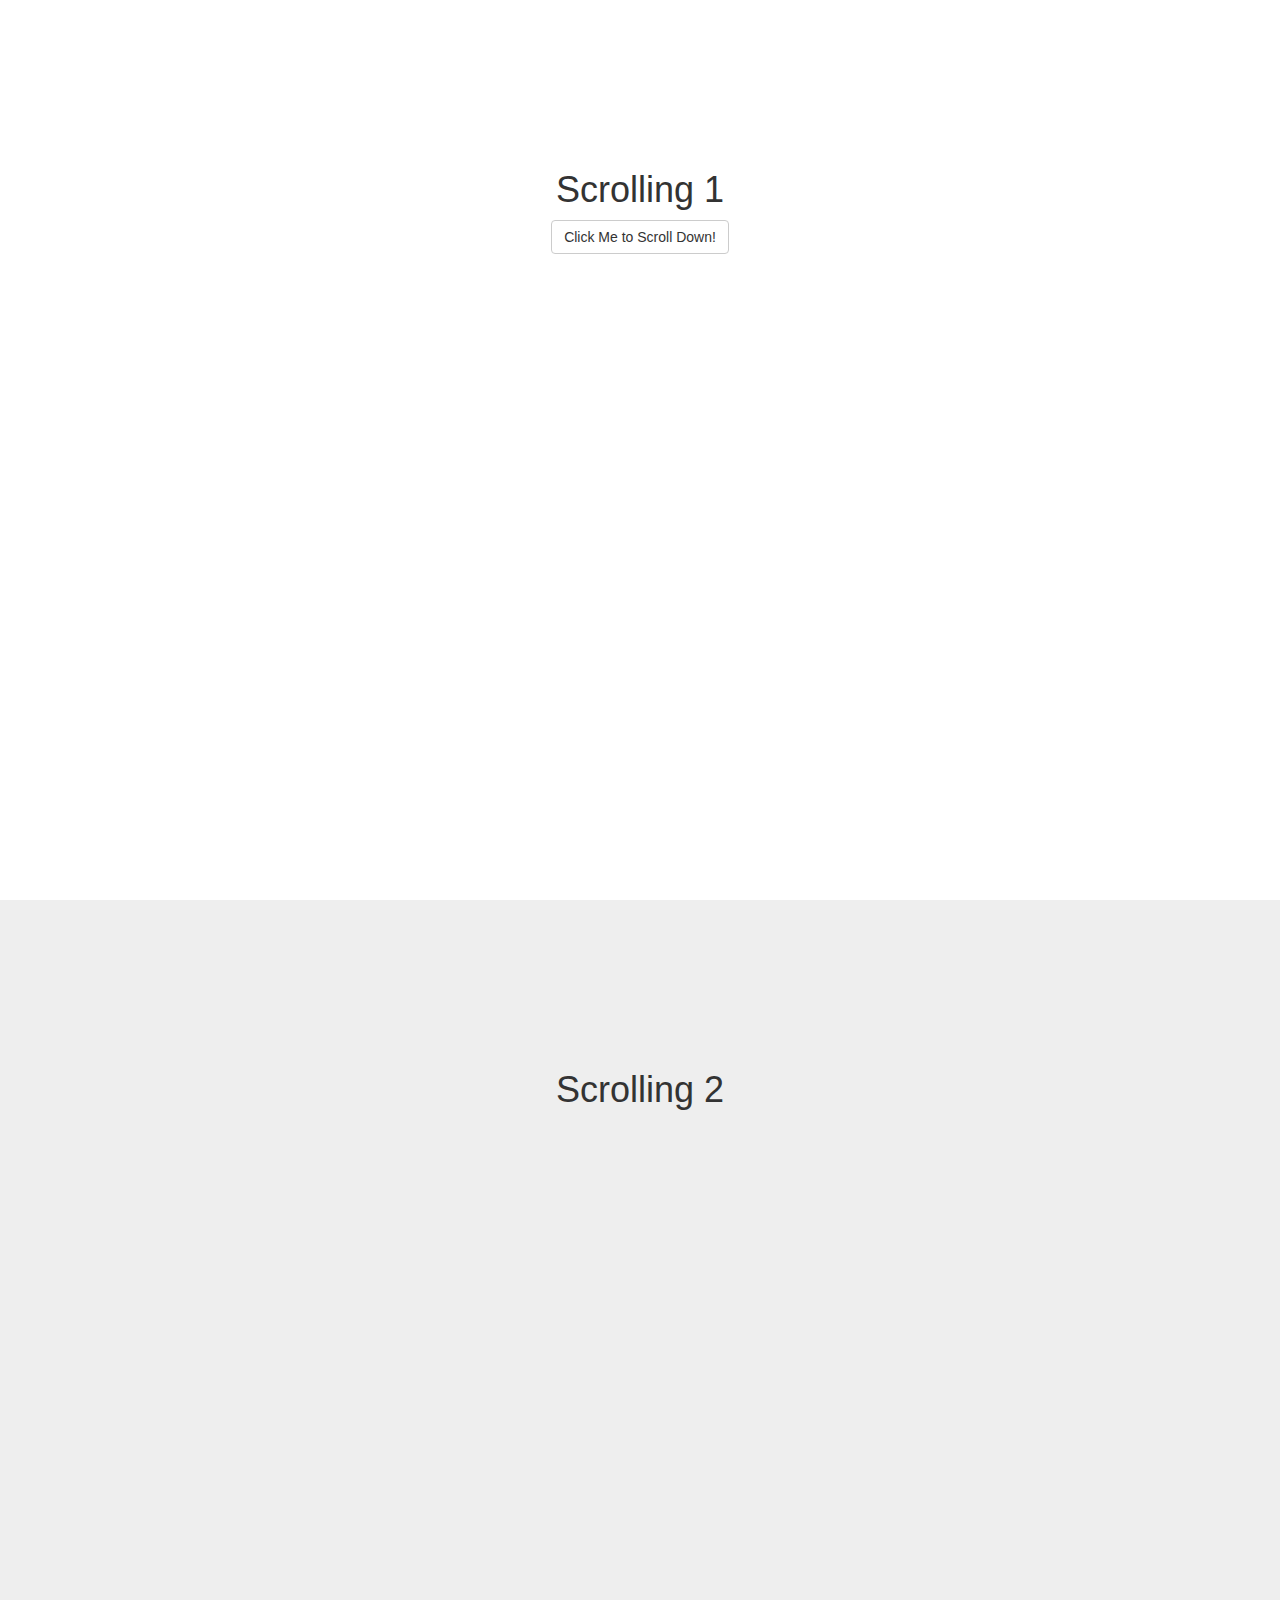
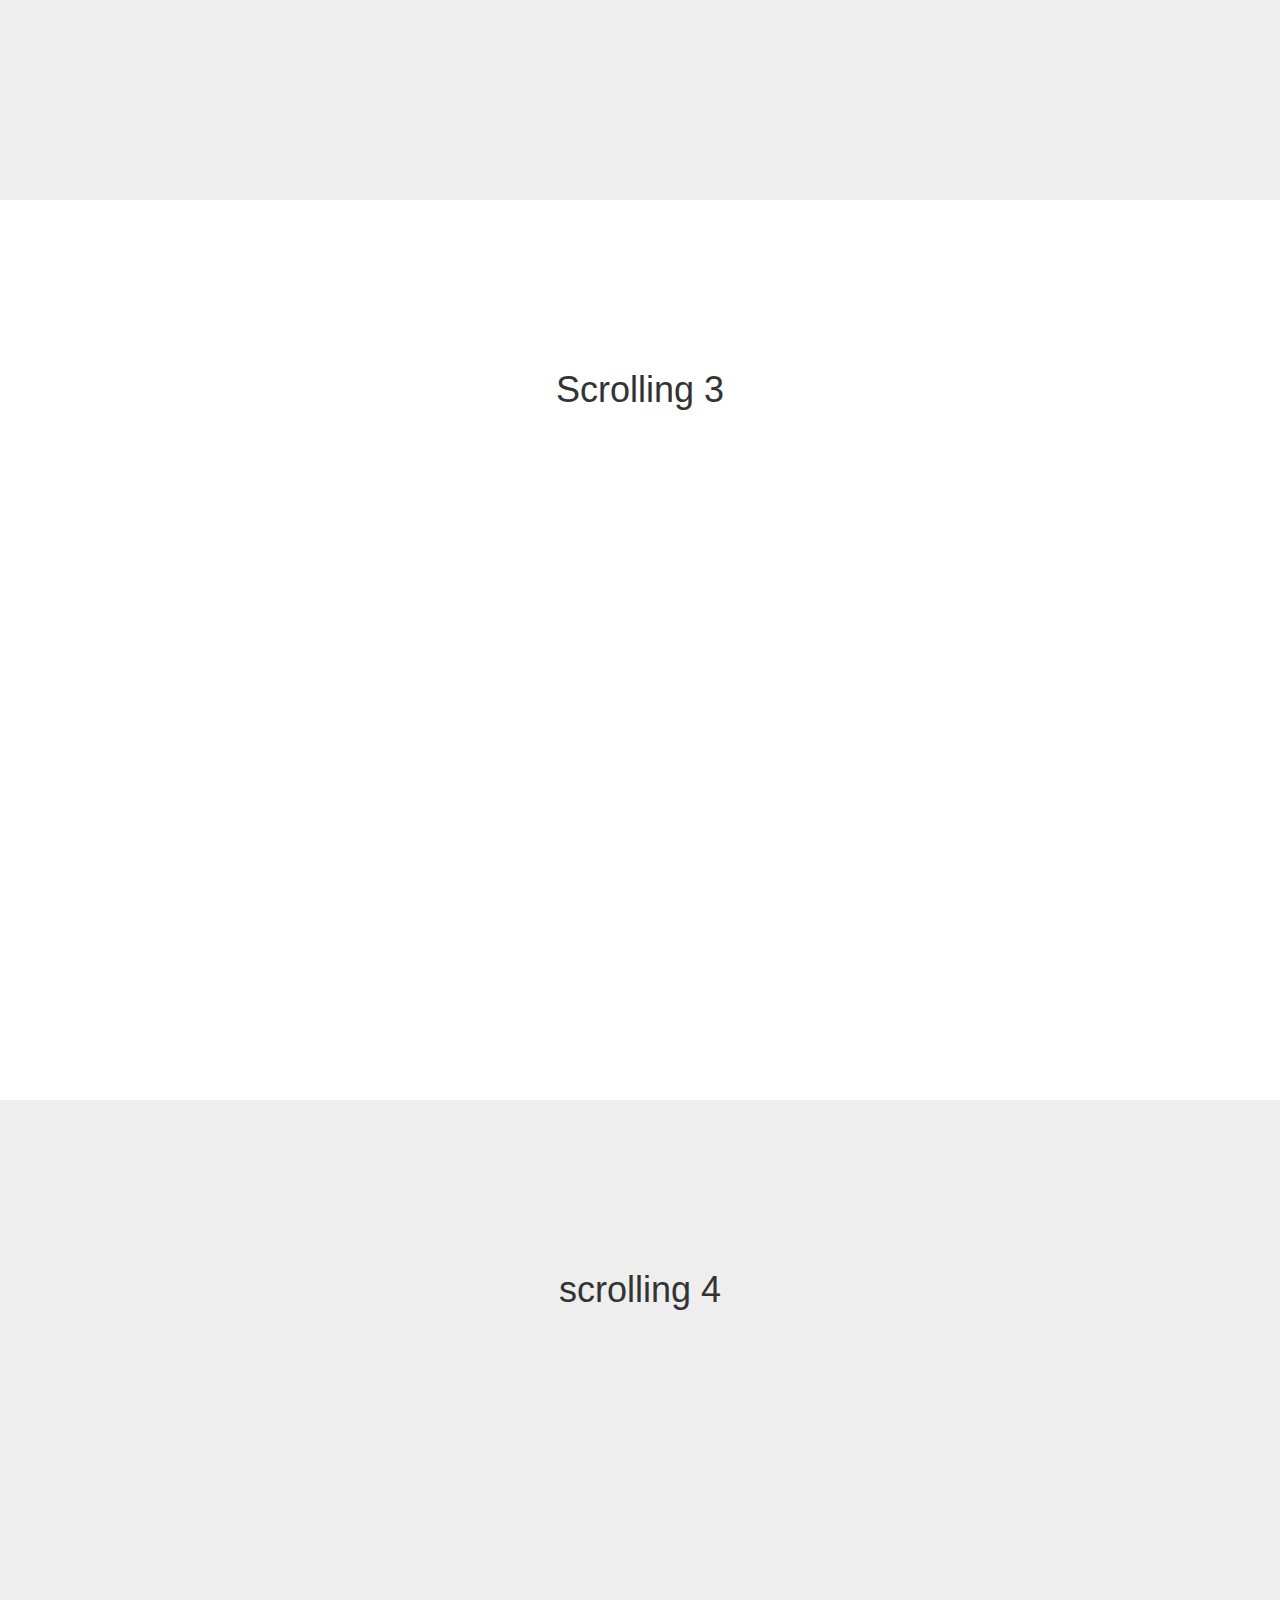
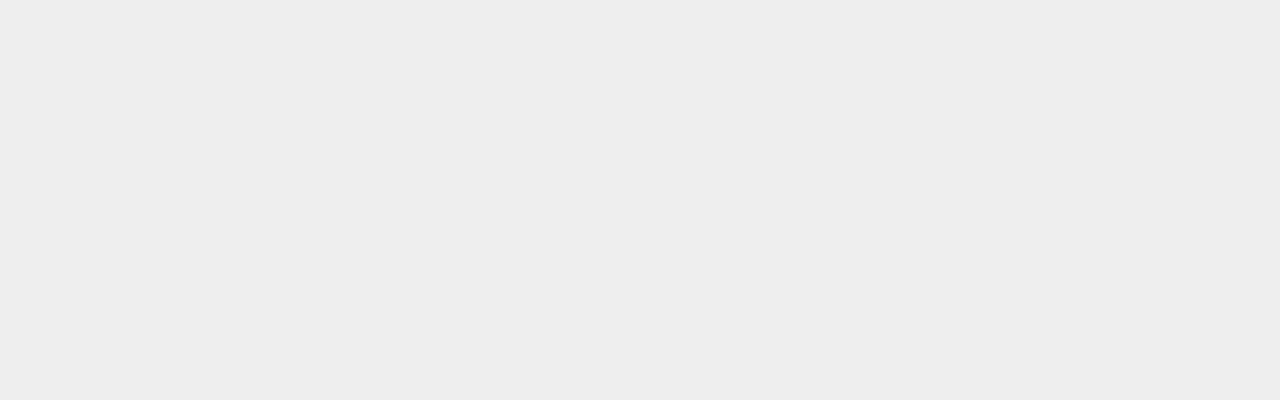
<file: static/datahub/index2.html>
<!DOCTYPE html>
<html lang="en">

<head>

    <meta charset="utf-8">
    <meta http-equiv="X-UA-Compatible" content="IE=edge">
    <meta name="viewport" content="width=device-width, initial-scale=1">
    <meta name="description" content="">
    <meta name="author" content="">

    <title>Stories</title>

    <!-- Bootstrap Core CSS -->
    <link href="css/bootstrap.min.css" rel="stylesheet">

    <!-- Custom CSS -->
    <link href="css/scrolling/scrolling-nav.css" rel="stylesheet">

    <!-- HTML5 Shim and Respond.js IE8 support of HTML5 elements and media queries -->
    <!-- WARNING: Respond.js doesn't work if you view the page via file:// -->
    <!--[if lt IE 9]>
        <script src="https://oss.maxcdn.com/libs/html5shiv/3.7.0/html5shiv.js"></script>
        <script src="https://oss.maxcdn.com/libs/respond.js/1.4.2/respond.min.js"></script>
    <![endif]-->

</head>

<!-- The #page-top ID is part of the scrolling feature - the data-spy and data-target are part of the built-in Bootstrap scrollspy function -->

<body id="page-top" data-spy="scroll" data-target=".navbar-fixed-top">

    <!-- Navigation -->
    

    <!-- Intro Section -->
    <section id="intro" class="intro-section">
        <div class="container">
            <div class="row">
                <div class="col-lg-12">
                    <h1>Scrolling 1</h1>
                    <a class="btn btn-default page-scroll" href="#about">Click Me to Scroll Down!</a>
                </div>
            </div>
        </div>
    </section>

    <!-- About Section -->
    <section id="about" class="about-section">
        <div class="container">
            <div class="row">
                <div class="col-lg-12">
                    <h1>Scrolling 2</h1>
                </div>
            </div>
        </div>
    </section>

    <!-- Services Section -->
    <section id="services" class="services-section">
        <div class="container">
            <div class="row">
                <div class="col-lg-12">
                    <h1>Scrolling 3</h1>
                </div>
            </div>
        </div>
    </section>

    <!-- Contact Section -->
    <section id="contact" class="contact-section">
        <div class="container">
            <div class="row">
                <div class="col-lg-12">
                    <h1>scrolling 4</h1>
                </div>
            </div>
        </div>
    </section>

    <!-- jQuery -->
    <script src="js/jquery.js"></script>

    <!-- Bootstrap Core JavaScript -->
    <script src="js/bootstrap.min.js"></script>

    <!-- Scrolling Nav JavaScript -->
    <script src="js/scrolling/jquery.easing.min.js"></script>
    <script src="js/scrolling/scrolling-nav.js"></script>

</body>

</html>
</file>
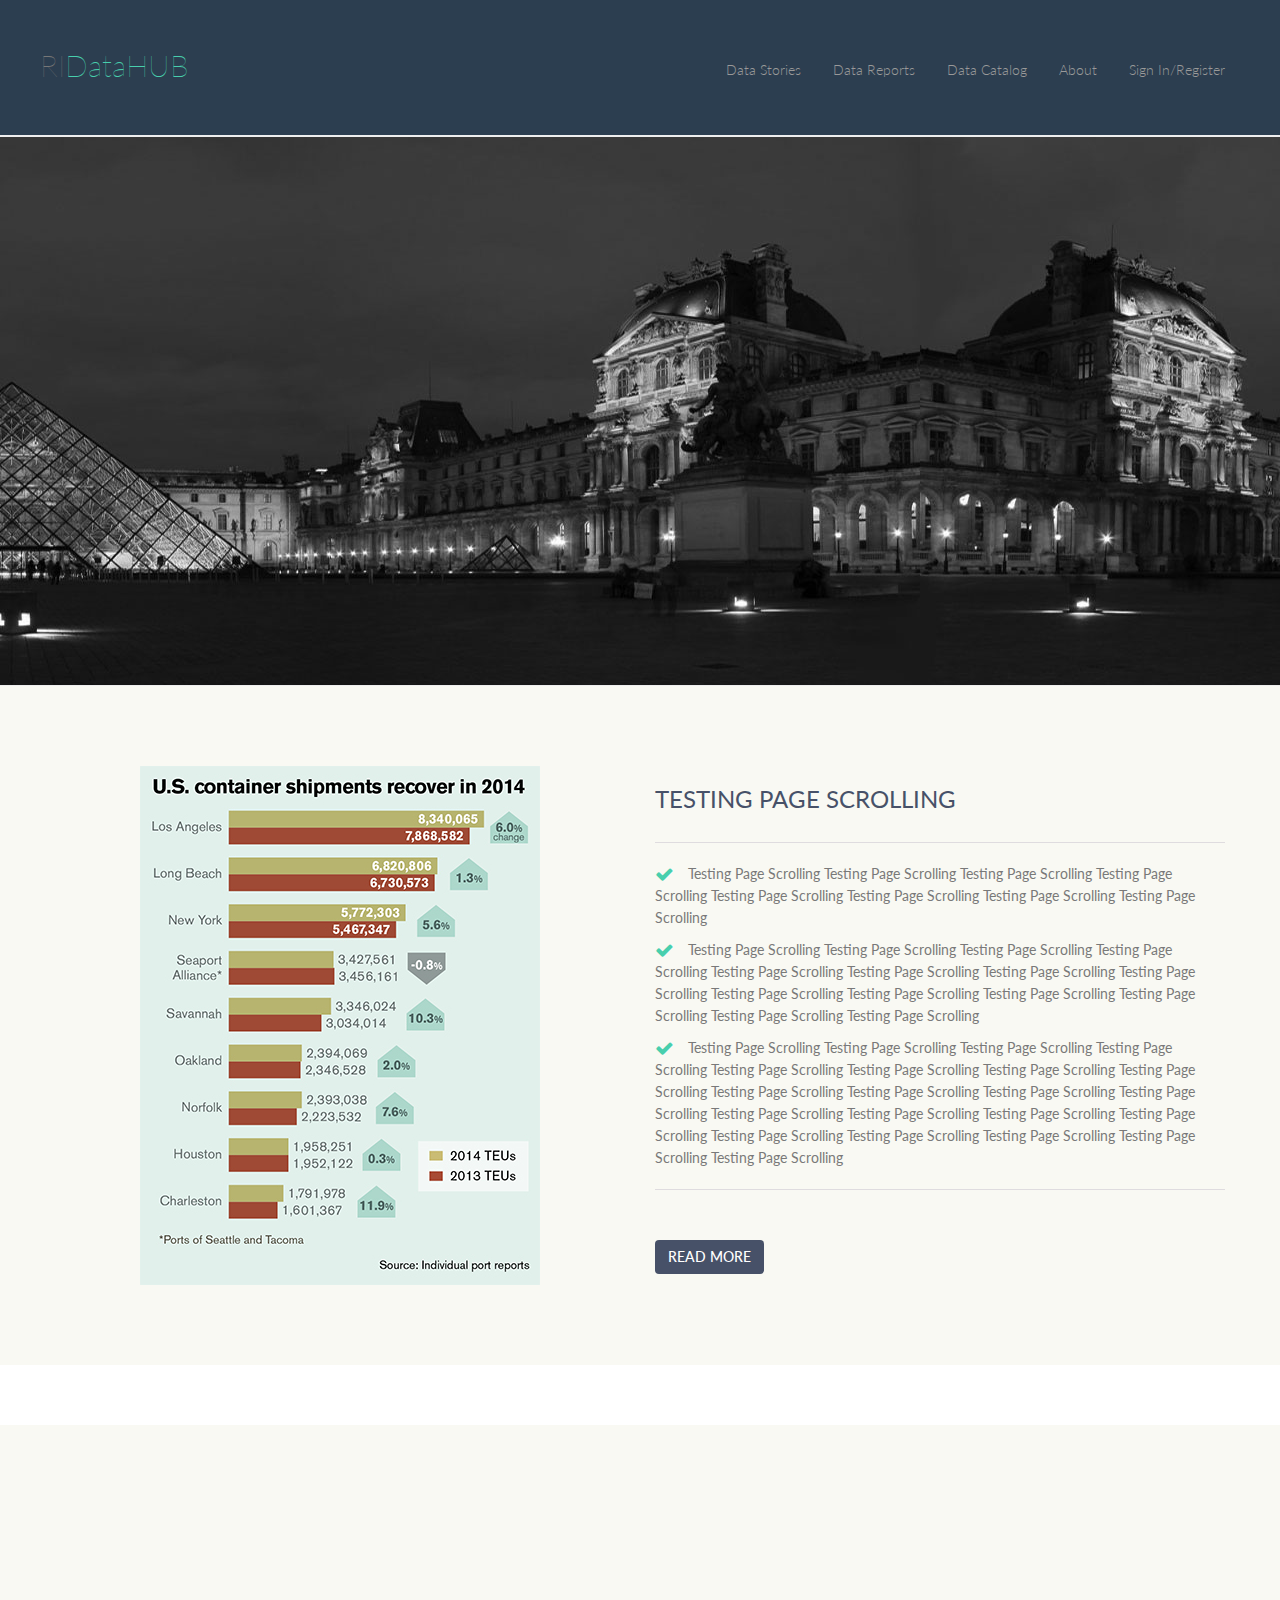
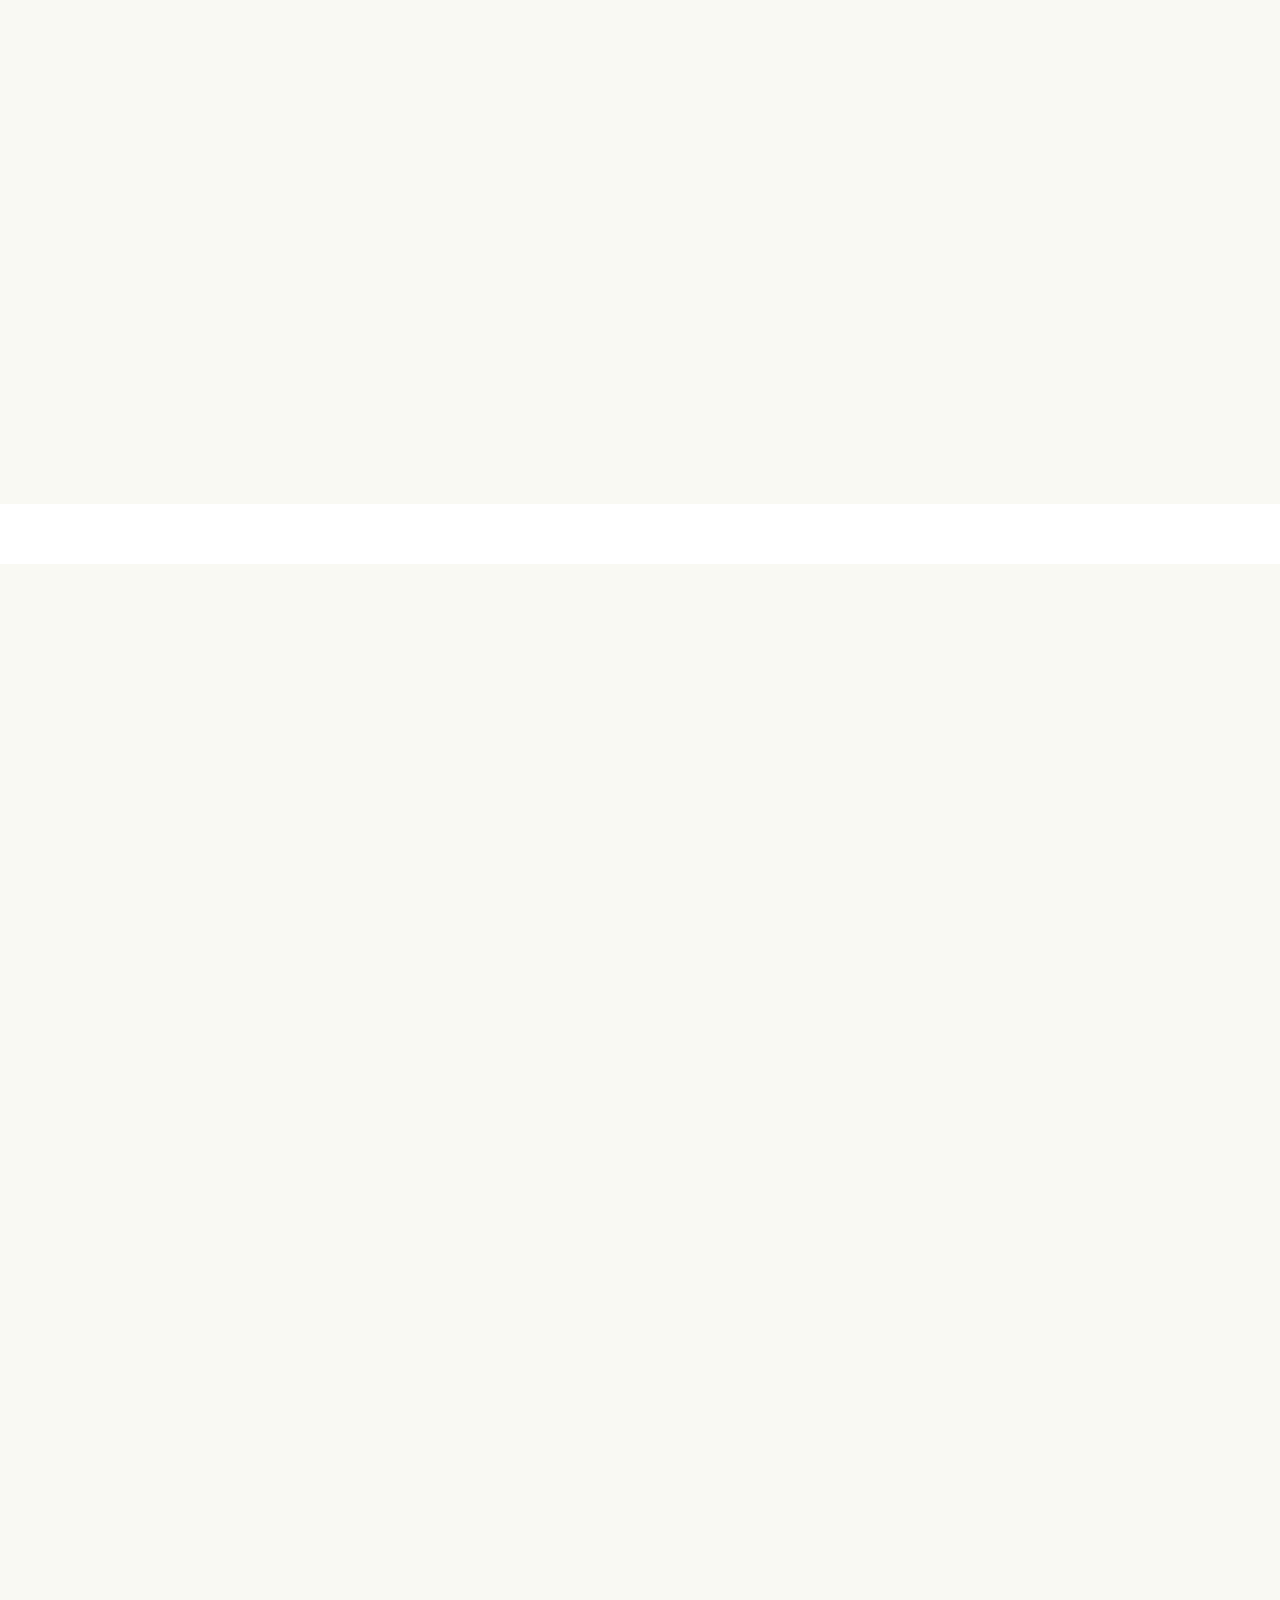
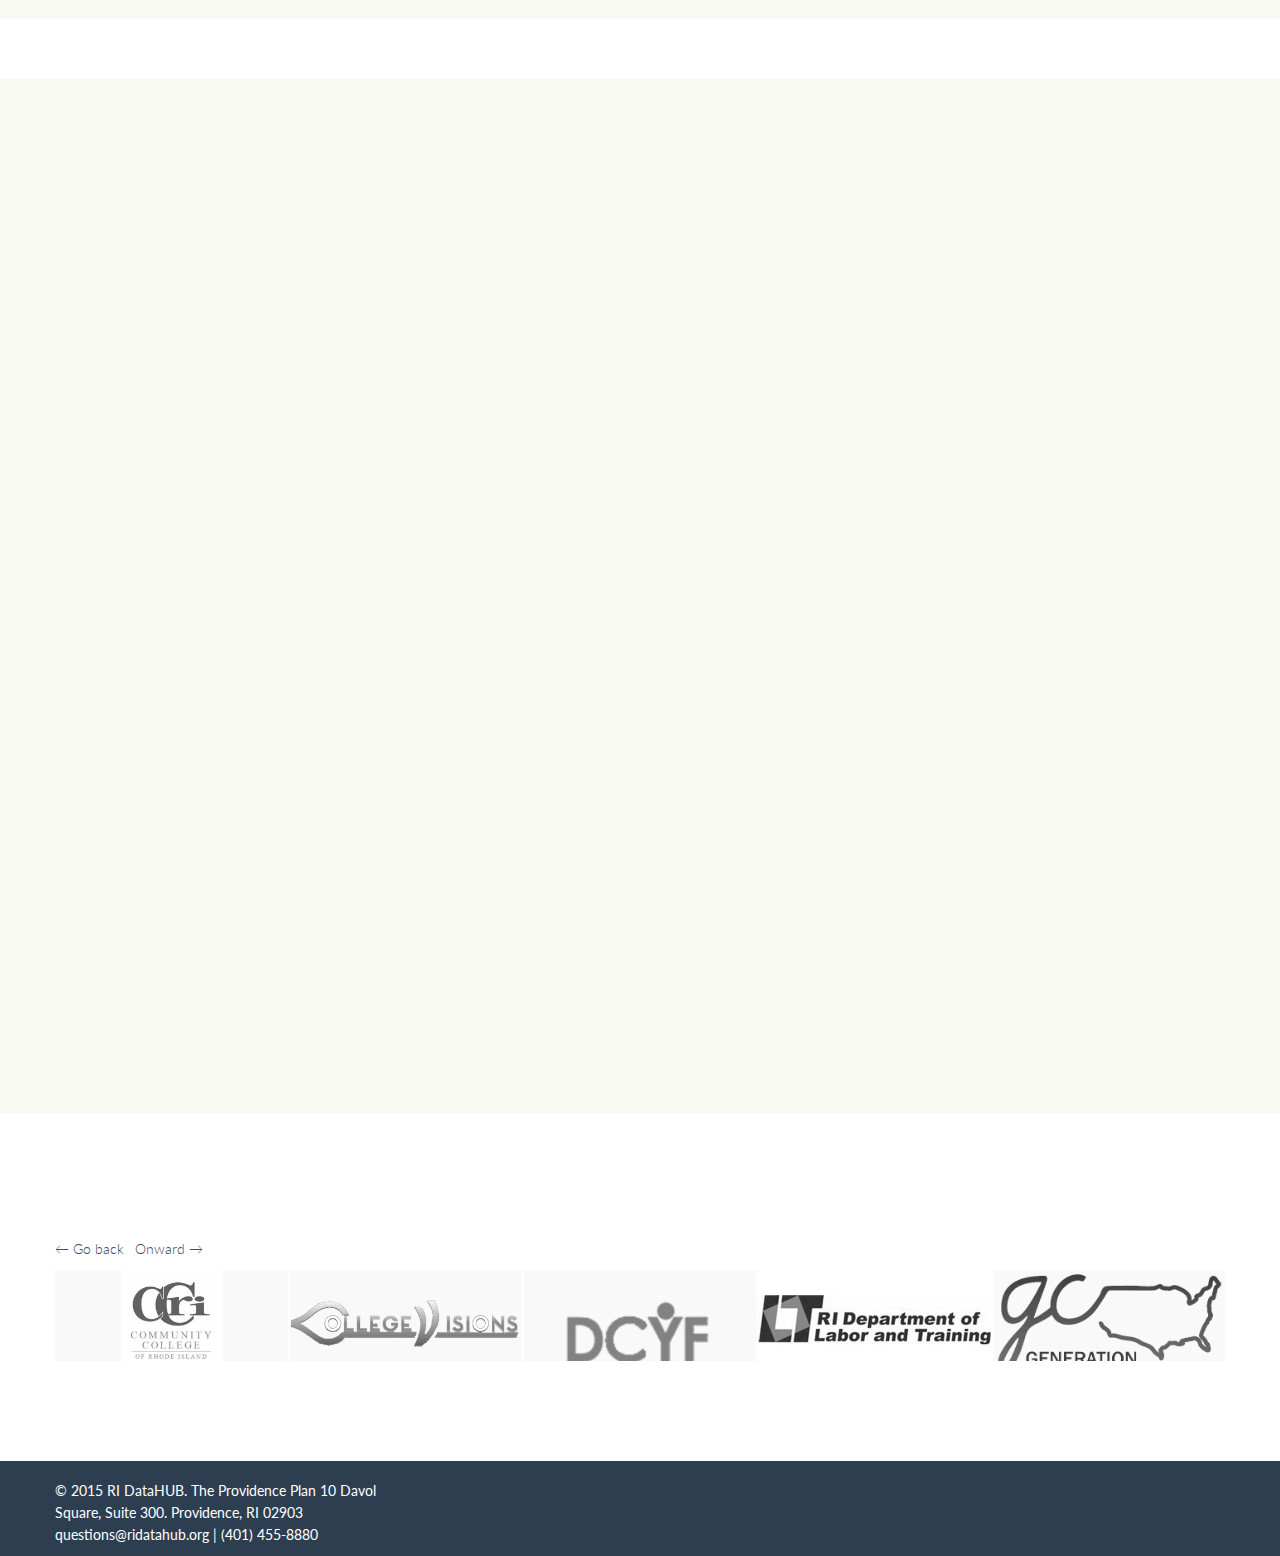
<file: static/datahub/stories.html>
<!DOCTYPE html>
<html lang="en">
  <head>
    <meta charset="utf-8">
    <meta name="viewport" content="width=device-width, initial-scale=1.0">
    <meta name="description" content="Developed By M Abdur Rokib Promy">
    <meta name="author" content="cosmic">
    <meta name="keywords" content="Bootstrap 3, Template, Theme, Responsive, Corporate, Business">

  
    <!-- Bootstrap core CSS -->
    <link href="css/bootstrap.min.css" rel="stylesheet">
    <link href="css/theme.css" rel="stylesheet">
    <link href="css/bootstrap-reset.css" rel="stylesheet">
    <!-- <link href="css/bootstrap.min.css" rel="stylesheet">-->

    <!--external css-->
    <link href="assets/font-awesome/css/font-awesome.css" rel="stylesheet" />
    <link rel="stylesheet" href="css/flexslider.css"/>
    <link href="assets/bxslider/jquery.bxslider.css" rel="stylesheet" />
    <link rel="stylesheet" href="css/animate.css">
    <link rel="stylesheet" href="assets/owlcarousel/owl.carousel.css">
    <link rel="stylesheet" href="assets/owlcarousel/owl.theme.css">

    <link href="css/superfish.css" rel="stylesheet" media="screen">
    <link href='http://fonts.googleapis.com/css?family=Lato' rel='stylesheet' type='text/css'>
     <link href="css/scrolling/scrolling-nav.css" rel="stylesheet">
    <!-- <link href='http://fonts.googleapis.com/css?family=Open+Sans' rel='stylesheet' type='text/css'> -->


    <!-- Custom styles for this template -->
    <link rel="stylesheet" type="text/css" href="css/component.css">
    <link href="css/style.css" rel="stylesheet">
    <link href="css/style-responsive.css" rel="stylesheet" />

    <link rel="stylesheet" type="text/css" href="css/parallax-slider/parallax-slider.css" />
    <script type="text/javascript" src="js/parallax-slider/modernizr.custom.28468.js">
    </script>

    <!-- HTML5 shim and Respond.js IE8 support of HTML5 tooltipss and media queries -->
    <!--[if lt IE 9]>
    <script src="js/html5shiv.js">
    </script>
    <script src="js/respond.min.js">
    </script>
    <![endif]-->
  </head>

  <body id="page-top" data-spy="scroll" data-target=".navbar-fixed-top">
    <!--header start-->
    <header class="head-section">
      <div class="navbar navbar-default navbar-static-top container">
      <button class="navbar-toggle" data-target=".navbar-collapse" data-toggle="collapse" type="button">
                <span class="icon-bar"></span>
                <span class="icon-bar"></span>
                <span class="icon-bar"></span>
      </button>
              <a class="navbar-brand" href="home.html">RI<span>DataHUB</span></a>
          <div class="navbar-collapse collapse">
              <ul class="nav navbar-nav">
                  <li class="dropdown">
                      <a href="datastories4.html">Data Stories 
                      </a>
                  </li>
                  <li class="dropdown">
                      <a href="#">Data Reports
                      </a>
                  </li>
                  <li class="dropdown">
                      <a href="#">Data Catalog 
                      </a>
                  </li>
                  <li class="dropdown">
                      <a  href="#">About 
                      </a>
                  </li>
                  <li class="dropdown">
                      <a  href="#">Sign In/Register 
                      </a>
                  </li>                
              </ul>
          </div>
      </div>
    </header>
    <!--header end-->

    <!--body start-->

  <!-- Start Carosel Slider -->

<div id="da-slider" class="da-slider" style="background-position: 10900% 0%;">


    <div class="container">
      <div class="row">

        <div class="col-md-12">

              <div class="da-img">
           <!--      <img src="img/parallax-slider/images/2.png" alt="image01"> -->
              </div>

        </div>

  
    </div>
  </div>


    
</div>
<!-- End Carosel Slider -->


 <!-- Navigation -->
    

    <!-- Intro Section -->
<div class="property gray-bg">
      <div class="container">
        <div class="row">
          <div class="col-lg-6 col-sm-6 text-center wow fadeInLeft animated" data-wow-animation-name="fadeInLeft" style="visibility: visible; animation-name: fadeInLeft;">
            <img src="images/tab1.png" alt="">
          </div>
          <div class="col-lg-6 col-sm-6 wow fadeInRight animated" data-wow-animation-name="fadeInRight" style="visibility: visible; animation-name: fadeInRight;">
            <h1>
               Testing Page Scrolling
            </h1>
            <hr>
            <p>
              <i class="fa fa-check fa-lg pr-10">
              </i>
              Testing Page Scrolling Testing Page Scrolling Testing Page Scrolling 
              Testing Page Scrolling Testing Page Scrolling Testing Page Scrolling 
              Testing Page Scrolling Testing Page Scrolling
            </p>
            <p>
              <i class="fa fa-check fa-lg pr-10">
              </i>
             Testing Page Scrolling Testing Page Scrolling Testing Page Scrolling Testing Page Scrolling Testing Page Scrolling Testing Page Scrolling Testing Page Scrolling Testing Page Scrolling Testing Page Scrolling Testing Page Scrolling Testing Page Scrolling Testing Page Scrolling Testing Page Scrolling Testing Page Scrolling
            </p>
            <p>
              <i class="fa fa-check fa-lg pr-10">
              </i>
              Testing Page Scrolling Testing Page Scrolling Testing Page Scrolling Testing Page Scrolling Testing Page Scrolling Testing Page Scrolling Testing Page Scrolling Testing Page Scrolling Testing Page Scrolling Testing Page Scrolling Testing Page Scrolling Testing Page Scrolling Testing Page Scrolling Testing Page Scrolling Testing Page Scrolling Testing Page Scrolling Testing Page Scrolling Testing Page Scrolling Testing Page Scrolling Testing Page Scrolling Testing Page Scrolling
            </p>
            <hr>
            <a href="javascript:;" class="btn btn-purchase">
             Read More 
            </a>
          </div>
        </div>
      </div>
    </div>

    <!-- Scrolling 2 -->
    <div class="property gray-bg">
      <div class="container">
        <div class="row">
          <!-- <div class="col-lg-6 col-sm-6 text-center wow fadeInLeft animated" data-wow-animation-name="fadeInLeft" style="visibility: visible; animation-name: fadeInLeft;">
            <img src="img/tab1.png" alt="">
          </div> -->
          <div class="col-lg-6 col-sm-6 wow fadeInRight animated" data-wow-animation-name="fadeInRight" style="visibility: visible; animation-name: fadeInRight;">
            <h1>
              Testing Page Scrolling
            </h1>
            <hr>
            <p>
              <i class="fa fa-check fa-lg pr-10">
              </i>
              Testing Page Scrolling Testing Page Scrolling Testing Page Scrolling Testing Page Scrolling Testing Page Scrolling Testing Page Scrolling Testing Page Scrolling
            </p>
            <p>
              <i class="fa fa-check fa-lg pr-10">
              </i>
              Testing Page Scrolling Testing Page Scrolling Testing Page Scrolling Testing Page Scrolling Testing Page Scrolling Testing Page Scrolling Testing Page Scrolling Testing Page Scrolling Testing Page Scrolling Testing Page Scrolling Testing Page Scrolling Testing Page Scrolling Testing Page Scrolling Testing Page Scrolling
            </p>
            <p>
              <i class="fa fa-check fa-lg pr-10">
              </i>
              Testing Page Scrolling Testing Page Scrolling Testing Page Scrolling Testing Page Scrolling Testing Page Scrolling Testing Page Scrolling Testing Page Scrolling Testing Page Scrolling Testing Page Scrolling Testing Page Scrolling Testing Page Scrolling Testing Page Scrolling Testing Page Scrolling Testing Page Scrolling Testing Page Scrolling Testing Page Scrolling Testing Page Scrolling Testing Page Scrolling Testing Page Scrolling Testing Page Scrolling Testing Page Scrolling
            </p>
            <hr>
            <a href="javascript:;" class="btn btn-purchase">
              Read More
            </a>
          </div>
          <div class="col-lg-6 col-sm-6 text-center wow fadeInLeft animated" data-wow-animation-name="fadeInLeft" style="visibility: visible; animation-name: fadeInLeft;">
            <img src="images/tab1.png" alt="">
          </div>
        </div>
      </div>
    </div>

    <!-- Scrolling 3 -->
   <div class="property gray-bg">
      <div class="container">
        <div class="row">
          <div class="col-lg-12 col-sm-12 text-center wow fadeInLeft animated" data-wow-animation-name="fadeInLeft" style="visibility: visible; animation-name: fadeInLeft;">
            <img src="images/tab1.png" alt="">
          </div>
          </div>
          <div class="row">
          <div class="col-lg-12 col-sm-12 wow fadeInRight animated" data-wow-animation-name="fadeInRight" style="visibility: visible; animation-name: fadeInRight;">
            <h1>
               Testing Page Scrolling
            </h1>
            <hr>
            <p>
              <i class="fa fa-check fa-lg pr-10">
              </i>
             Testing Page Scrolling Testing Page Scrolling Testing Page Scrolling Testing Page Scrolling Testing Page Scrolling Testing Page Scrolling Testing Page Scrolling
            </p>
            <p>
              <i class="fa fa-check fa-lg pr-10">
              </i>
              Testing Page Scrolling Testing Page Scrolling Testing Page Scrolling Testing Page Scrolling Testing Page Scrolling Testing Page Scrolling Testing Page Scrolling Testing Page Scrolling Testing Page Scrolling Testing Page Scrolling Testing Page Scrolling Testing Page Scrolling Testing Page Scrolling Testing Page Scrolling
            </p>
            <p>
              <i class="fa fa-check fa-lg pr-10">
              </i>
              Testing Page Scrolling Testing Page Scrolling Testing Page Scrolling Testing Page Scrolling Testing Page Scrolling Testing Page Scrolling Testing Page Scrolling Testing Page Scrolling Testing Page Scrolling Testing Page Scrolling Testing Page Scrolling Testing Page Scrolling Testing Page Scrolling Testing Page Scrolling Testing Page Scrolling Testing Page Scrolling Testing Page Scrolling Testing Page Scrolling Testing Page Scrolling Testing Page Scrolling Testing Page Scrolling Testing Page Scrolling Testing Page Scrolling Testing Page Scrolling Testing Page Scrolling Testing Page Scrolling Testing Page Scrolling Testing Page Scrolling
            </p>
            <hr>
            <a href="javascript:;" class="btn btn-purchase">
             Read More
            </a>
          </div>
        </div>
      </div>
    </div>

    <!-- Scrolling 4 -->
  <div class="property gray-bg">
      <div class="container">
        <div class="row">
         <!--  <div class="col-lg-6 col-sm-6 text-center wow fadeInLeft animated" data-wow-animation-name="fadeInLeft" style="visibility: visible; animation-name: fadeInLeft;">
            <img src="images/tab1.png" alt="">
          </div> -->
          <div class="col-lg-12 col-sm-12 wow fadeInRight animated" data-wow-animation-name="fadeInRight" style="visibility: visible; animation-name: fadeInRight;">
            <h1>
              Testing Page Scrolling
            </h1>
            <hr>
            <p>
              <i class="fa fa-check fa-lg pr-10">
              </i>
           Testing Page Scrolling Testing Page Scrolling Testing Page Scrolling Testing Page Scrolling Testing Page Scrolling Testing Page Scrolling Testing Page Scrolling
            </p>
            <p>
              <i class="fa fa-check fa-lg pr-10">
              </i>
             Testing Page Scrolling Testing Page Scrolling Testing Page Scrolling Testing Page Scrolling Testing Page Scrolling Testing Page Scrolling Testing Page Scrolling Testing Page Scrolling Testing Page Scrolling Testing Page Scrolling Testing Page Scrolling Testing Page Scrolling Testing Page Scrolling Testing Page Scrolling
            </p>
            <p>
              <i class="fa fa-check fa-lg pr-10">
              </i>
             Testing Page Scrolling Testing Page Scrolling Testing Page Scrolling Testing Page Scrolling Testing Page Scrolling Testing Page Scrolling Testing Page Scrolling Testing Page Scrolling Testing Page Scrolling Testing Page Scrolling Testing Page Scrolling Testing Page Scrolling Testing Page Scrolling Testing Page Scrolling Testing Page Scrolling Testing Page Scrolling Testing Page Scrolling Testing Page Scrolling Testing Page Scrolling Testing Page Scrolling Testing Page Scrolling
            </p>
            <hr>
            <a href="javascript:;" class="btn btn-purchase">
            Read more
            </a> 
          </div>
          <div class="row">
           <div class="col-lg-12 col-sm-12 text-center wow fadeInLeft animated" data-wow-animation-name="fadeInLeft" style="visibility: visible; animation-name: fadeInLeft;">
            <img src="images/tab1.png" alt="">
          </div>
          <!--   <a href="javascript:;" class="btn btn-purchase">
            Read more
            </a> -->
          </div>
        </div>
      </div>
    </div>


    <!-- jQuery -->
    <script src="js/jquery.js"></script>

    <!-- Bootstrap Core JavaScript -->
    <script src="js/bootstrap.min.js"></script>

    <!-- Scrolling Nav JavaScript -->
    <script src="js/scrolling/jquery.easing.min.js"></script>
    <script src="js/scrolling/scrolling-nav.js"></script>




 





    <!--body end-->




    <!--footer start-->
    <footer class="footer">
    <div class="container">
      <div class="row mar-b-50 our-clients">
 
        <div class="col-md-12">
          <div class="outside">
            <p>
              <span id="slider-prev">
              <a class="bx-prev" href=""></a></span>
              |
              <span id="slider-next">
              <a class="bx-next" href=""></a></span>
            </p>
          </div>

          <div class="bx-wrapper" style="max-width: 2170px;"><div class="bx-viewport" style="width: 100%; overflow: hidden; position: relative; height: 91px;"><ul class="bxslider1 clients-list" style="width: 915%; position: relative; transition-duration: 0s; transform: translate3d(-840px, 0px, 0px);">
          <li style="float: left; list-style: none; position: relative; width: 138px; height: 91px; margin-right: 2px;" class="bx-clone">
              <a href="#">
                <img src="img/clients/CCRI.png?timestamp=1452099219237" alt="">
              </a>
          </li>

          <li style="float: left; list-style: none; position: relative; width: 138px; height: 91px; margin-right: 2px;" class="bx-clone">
              <a href="#">
                <img src="img/clients/CollegeVisions2_big.png?timestamp=1452099219237" alt="">
              </a>
          </li>

          <li style="float: left; list-style: none; position: relative; width: 138px; height: 91px; margin-right: 2px;" class="bx-clone">
              <a href="#">
                <img src="img/clients/dcyf_logo.png?timestamp=1452099219237" alt="">
              </a>
          </li>

          <li style="float: left; list-style: none; position: relative; width: 138px; height: 91px; margin-right: 2px;" class="bx-clone">
              <a href="#">
                <img src="img/clients/DLT.png?timestamp=1452099219237" alt="">
              </a>
          </li>

          <li style="float: left; list-style: none; position: relative; width: 138px; height: 91px; margin-right: 2px;" class="bx-clone">
              <a href="#">
                <img src="img/clients/GenCitizen_big.png?timestamp=1452099219237" alt="">
              </a>
          </li>

          <li style="float: left; list-style: none; position: relative; width: 138px; height: 91px; margin-right: 2px;" class="bx-clone">
              <a href="#">
                <img src="img/clients/health_logo.png?timestamp=1452099219238" alt="">
              </a>
          </li>

          <li style="float: left; list-style: none; position: relative; width: 138px; height: 91px; margin-right: 2px;">
              <a href="#">
                <img src="img/clients/InspiringMinds_big.png?timestamp=1452099219236" alt="">
              </a>
          </li>

          <li style="float: left; list-style: none; position: relative; width: 138px; height: 91px; margin-right: 2px;">
              <a href="#">
                <img src="img/clients/providence_school_logo.png?timestamp=1452099219237" alt="">
              </a>
          </li>

          <li style="float: left; list-style: none; position: relative; width: 138px; height: 91px; margin-right: 2px;">
              <a href="#">
                <img src="img/clients/OPC_Logo.png?timestamp=1452099219237" alt="">
              </a>
          </li>

          <li style="float: left; list-style: none; position: relative; width: 138px; height: 91px; margin-right: 2px;">
              <a href="#">
                <img src="img/clients/RIC.png?timestamp=1452099219237" alt="">
              </a>
          </li>

          <li style="float: left; list-style: none; position: relative; width: 138px; height: 91px; margin-right: 2px;">
              <a href="#">
                <img src="img/clients/provplan_logo.png?timestamp=1452099219237" alt="">
              </a>
          </li>

          <li style="float: left; list-style: none; position: relative; width: 138px; height: 91px; margin-right: 2px;">
              <a href="#">
                <img src="img/clients/ride_logo.png?timestamp=1452099219237" alt="">
              </a>
          </li>

          <li style="float: left; list-style: none; position: relative; width: 138px; height: 91px; margin-right: 2px;">
              <a href="#">
                <img src="img/clients/ServeRI_big.png?timestamp=1452099219238" alt="">
              </a>
          </li>

          <li style="float: left; list-style: none; position: relative; width: 138px; height: 91px; margin-right: 2px;" class="bx-clone">
              <a href="#">
                <img src="img/clients/UnitedWay_big.png?timestamp=1452099219236" alt="">
              </a>
          </li>

          <li style="float: left; list-style: none; position: relative; width: 138px; height: 91px; margin-right: 2px;" class="bx-clone">
              <a href="#">
                <img src="img/clients/URI.png?timestamp=1452099219237" alt="">
              </a>
           
          </li>

            </ul>
            </div>

      <div class="bx-controls bx-has-pager">

        <div class="bx-pager bx-default-pager">

           <div class="bx-pager-item"><a href="" data-slide-index="0" class="bx-pager-link active">1</a>
           </div>

            <div class="bx-pager-item"><a href="" data-slide-index="1" class="bx-pager-link">2</a>
            </div>

             <div class="bx-pager-item"><a href="" data-slide-index="2" class="bx-pager-link">3</a>
             </div>

             <div class="bx-pager-item"><a href="" data-slide-index="3" class="bx-pager-link">4</a>
             </div>

             <div class="bx-pager-item"><a href="" data-slide-index="4" class="bx-pager-link">5</a>
             </div>

             <div class="bx-pager-item"><a href="" data-slide-index="5" class="bx-pager-link">6</a>
             </div>

             <div class="bx-pager-item"><a href="" data-slide-index="6" class="bx-pager-link">7</a>
             </div>

        </div>

      </div>

            </div>
        </div>
        </div>
      </div>
 </footer>
    <!-- footer end -->


    <!--small footer start -->
    <footer class="footer-small">
        <div class="container">
            <div class="row">
                <div class="col-lg-6 col-sm-6 pull-right">
                    <ul class="social-link-footer list-unstyled">
                        <li class="wow flipInX" data-wow-duration="2s" data-wow-delay=".5s"><a href="#"><i class="fa fa-twitter"></i></a></li>
                    </ul>
                </div>
                <div class="col-md-4">
                  <div class="copyright">
                    <p>&copy; 2015 RI DataHUB.
                    The Providence Plan 10 Davol Square, Suite 300. Providence, RI 02903
                    <br />
                    questions@ridatahub.org | (401) 455-8880
                    </p>
                  </div>
                </div>
            </div>
        </div>
    </footer>
    <!--small footer end-->

    <!-- js placed at the end of the document so the pages load faster
<script src="js/jquery.js">
</script>
-->
    <script src="js/jquery-1.8.3.min.js">
    </script>
    <script src="js/bootstrap.min.js">
    </script>
    <script type="text/javascript" src="js/hover-dropdown.js">
    </script>
    <script defer src="js/jquery.flexslider.js">
    </script>
    <script type="text/javascript" src="assets/bxslider/jquery.bxslider.js">
    </script>

    <script type="text/javascript" src="js/jquery.parallax-1.1.3.js">
    </script>
    <script src="js/wow.min.js">
    </script>
    <script src="assets/owlcarousel/owl.carousel.js">
    </script>

    <script src="js/jquery.easing.min.js">
    </script>
    <script src="js/link-hover.js">
    </script>
    <script src="js/superfish.js">
    </script>
    <script type="text/javascript" src="js/parallax-slider/jquery.cslider.js">
    </script>
    <script type="text/javascript">
      $(function() {

        $('#da-slider').cslider({
          autoplay    : true,
          bgincrement : 100
        });

      });
    </script>



    <!--common script for all pages-->
    <script src="js/common-scripts.js">
    </script>

    <script type="text/javascript">
      jQuery(document).ready(function() {


        $('.bxslider1').bxSlider({
          minSlides: 5,
          maxSlides: 6,
          slideWidth: 360,
          slideMargin: 2,
          moveSlides: 1,
          responsive: true,
          nextSelector: '#slider-next',
          prevSelector: '#slider-prev',
          nextText: 'Onward →',
          prevText: '← Go back'
        });

      });


    </script>


    <script>
      $('a.info').tooltip();

      $(window).load(function() {
        $('.flexslider').flexslider({
          animation: "slide",
          start: function(slider) {
            $('body').removeClass('loading');
          }
        });
      });

      $(document).ready(function() {

        $("#owl-demo").owlCarousel({

          items : 4

        });

      });

      jQuery(document).ready(function(){
        jQuery('ul.superfish').superfish();
      });

      new WOW().init();


    </script>
  </body>
</html>
</file>
<file: static/datahub/css/theme.css>
body {
  padding-top: 70px;
  padding-bottom: 30px;
}

.theme-dropdown .dropdown-menu {
  display: block;
  position: static;
  margin-bottom: 20px;
}

.theme-showcase > p > .btn {
  margin: 5px 0;
}
</file>
<file: static/datahub/css/superfish.css>
/*** ESSENTIAL STYLES ***/
.sf-menu, .sf-menu * {
	margin: 0;
	padding: 0;
	list-style: none;
}
.sf-menu li {
	position: relative;
}
.sf-menu ul {
	position: absolute;
	display: none;
	top: 100%;
	left: 0;
	z-index: 99;
}
.sf-menu > li {
	float: left;
}
.sf-menu li:hover > ul,
.sf-menu li.sfHover > ul {
	display: block;
}

.sf-menu a {
	display: block;
	position: relative;
}
.sf-menu ul ul {
	top: 0;
	left: 100%;
}





.sf-menu li:hover,
.sf-menu li.sfHover {
	/* only transition out, not in */
	-webkit-transition: none;
	transition: none;
}


/* styling for both css and generated arrows */
.sf-arrows .sf-with-ul:after {
	content: '';
	position: absolute;
	top: 50%;
	right: 1em;
	margin-top: -3px;
	height: 0;
	width: 0;
	/* order of following 3 rules important for fallbacks to work */
	border: 5px solid transparent;
	border-top-color: #dFeEFF; /* edit this to suit design (no rgba in IE8) */
	border-top-color: rgba(255,255,255,.5);
}
.sf-arrows > li > .sf-with-ul:focus:after,
.sf-arrows > li:hover > .sf-with-ul:after,
.sf-arrows > .sfHover > .sf-with-ul:after {
	border-top-color: white; /* IE8 fallback colour */
}
/* styling for right-facing arrows */
.sf-arrows ul .sf-with-ul:after {
	margin-top: -5px;
	margin-right: -3px;
	border-color: transparent;
	border-left-color: #dFeEFF; /* edit this to suit design (no rgba in IE8) */
	border-left-color: rgba(255,255,255,.5);
}
.sf-arrows ul li > .sf-with-ul:focus:after,
.sf-arrows ul li:hover > .sf-with-ul:after,
.sf-arrows ul .sfHover > .sf-with-ul:after {
	border-left-color: white;
}
</file>
<file: static/datahub/css/component.css>
body {
    position: relative;
}

.table code {
    font-size: 13px;
    font-weight: 400;
}

.btn-outline {
    color: #563d7c;
    background-color: transparent;
    border-color: #563d7c;
}

.btn-outline:hover,.btn-outline:focus,.btn-outline:active {
    color: #fff;
    background-color: #563d7c;
    border-color: #563d7c;
}

.btn-outline-inverse {
    color: #fff;
    background-color: transparent;
    border-color: #cdbfe3;
}

.btn-outline-inverse:hover,.btn-outline-inverse:focus,.btn-outline-inverse:active {
    color: #563d7c;
    text-shadow: none;
    background-color: #fff;
    border-color: #fff;
}

.bs-un-booticon {
    display: block;
    font-weight: 500;
    color: #fff;
    background-color: #563d7c;
    border-radius: 15%;
    cursor: default;
    text-align: center;
}

.bs-un-booticon-sm {
    width: 30px;
    height: 30px;
    font-size: 20px;
    line-height: 28px;
}

.bs-un-booticon-lg {
    width: 144px;
    height: 144px;
    font-size: 108px;
    line-height: 140px;
}

.bs-un-booticon-inverse {
    color: #563d7c;
    background-color: #fff;
}

.bs-un-booticon-outline {
    background-color: transparent;
    border: 1px solid #cdbfe3;
}

.bs-un-nav {
    margin-bottom: 0;
    background-color: #fff;
    border-bottom: 0;
}

.bs-home-nav .bs-nav-b {
    display: none;
}

.bs-un-nav .navbar-brand,.bs-un-nav .navbar-nav>li>a {
    color: #563d7c;
    font-weight: 500;
}

.bs-un-nav .navbar-nav>li>a:hover,.bs-un-nav .navbar-nav>.active>a,.bs-un-nav .navbar-nav>.active>a:hover {
    color: #463265;
    background-color: #f9f9f9;
}

.bs-un-nav .navbar-toggle .icon-bar {
    background-color: #563d7c;
}

.bs-un-nav .navbar-header .navbar-toggle {
    border-color: #fff;
}

.bs-un-nav .navbar-header .navbar-toggle:hover,.bs-un-nav .navbar-header .navbar-toggle:focus {
    background-color: #f9f9f9;
    border-color: #f9f9f9;
}

.bs-un-footer {
    padding-top: 40px;
    padding-bottom: 40px;
    margin-top: 100px;
    color: #777;
    text-align: center;
    border-top: 1px solid #e5e5e5;
}

.bs-un-footer-links {
    margin-top: 20px;
    padding-left: 0;
    color: #999;
}

.bs-un-footer-links li {
    display: inline;
    padding: 0 2px;
}

.bs-un-footer-links li:first-child {
    padding-left: 0;
}

@media min-width768px {
    .bs-un-footer p {
        margin-bottom: 0;
    }

}

.bs-un-social {
    margin-bottom: 20px;
    text-align: center;
}

.bs-un-social-buttons {
    display: inline-block;
    margin-bottom: 0;
    padding-left: 0;
    list-style: none;
}

.bs-un-social-buttons li {
    display: inline-block;
    line-height: 1;
    padding: 5px 8px;
}

.bs-un-social-buttons .twitter-follow-button {
    width: 225px !important;
}

.bs-un-social-buttons .twitter-share-button {
    width: 98px !important;
}

.github-btn {
    border: 0;
    overflow: hidden;
}

.bs-un-masthead,.bs-un-header {
    position: relative;
    padding: 30px 15px;
    color: #cdbfe3;
    text-align: center;
    text-shadow: 0 1px 0 rgba(0,0,0,.1);
    background-color: #6f5499;
    background-image: 0;
    background-image: linear-gradient(tobottom,#563d7c0,#6f5499100%);
    background-repeat: repeat-x;
    filter: progid:DXImageTransform.Microsoft.gradient(startColorstr='#563d7c',endColorstr='#6F5499',GradientType=0);
}

.bs-un-masthead .bs-un-booticon {
    margin: 0 auto 30px;
}

.bs-un-masthead h1 {
    font-weight: 300;
    line-height: 1;
    color: #fff;
}

.bs-un-masthead .lead {
    margin: 0 auto 30px;
    font-size: 20px;
    color: #fff;
}

.bs-un-masthead .version {
    margin-top: -15px;
    margin-bottom: 30px;
    color: #9783b9;
}

.bs-un-masthead .btn {
    width: 100%;
    padding: 15px 30px;
    font-size: 20px;
}

@media min-width480px {
    .bs-un-masthead .btn {
        width: auto;
    }

}

@media min-width768px {
    .bs-un-masthead {
        padding-top: 80px;
        padding-bottom: 80px;
    }
    
    .bs-un-masthead h1 {
        font-size: 60px;
    }
    
    .bs-un-masthead .lead {
        font-size: 24px;
    }

}

@media min-width992px {
    .bs-un-masthead .lead {
        width: 80%;
        font-size: 30px;
    }

}

.bs-un-header {
    margin-bottom: 40px;
    font-size: 20px;
}

.bs-un-header h1 {
    margin-top: 0;
    color: #fff;
}

.bs-un-header p {
    margin-bottom: 0;
    font-weight: 300;
    line-height: 1.4;
}

.bs-un-header .container {
    position: relative;
}

@media min-width768px {
    .bs-un-header {
        padding-top: 60px;
        padding-bottom: 60px;
        font-size: 24px;
        text-align: left;
    }
    
    .bs-un-header h1 {
        font-size: 60px;
        line-height: 1;
    }

}

@media min-width992px {
    .bs-un-header h1,.bs-un-header p {
        margin-right: 380px;
    }

}

.carbonad {
    width: auto !important;
    margin: 30px -30px -31px !important;
    padding: 20px !important;
    overflow: hidden;
    height: auto !important;
    font-size: 13px !important;
    line-height: 16px !important;
    text-align: left;
    background: transparent !important;
    border: solid #866ab3 !important;
    border-width: 1px 0 !important;
}

.carbonad-img {
    margin: 0 !important;
}

.carbonad-text,.carbonad-tag {
    float: none !important;
    display: block !important;
    width: auto !important;
    height: auto !important;
    margin-left: 145px !important;
    font-family: "Helvetica Neue",Helvetica,Arial,sans-serif !important;
}

.carbonad-text {
    padding-top: 0 !important;
}

.carbonad-tag {
    color: inherit !important;
    text-align: left !important;
}

.carbonad-text a,.carbonad-tag a {
    color: #fff !important;
}

.carbonad #azcarbon>img {
    display: none;
}

@media min-width480px {
    .carbonad {
        width: 330px !important;
        margin: 20px auto !important;
        border-radius: 4px;
        border-width: 1px !important;
    }
    
    .bs-un-masthead .carbonad {
        margin: 50px auto 0 !important;
    }

}

@media min-width768px {
    .carbonad {
        margin-left: 0 !important;
        margin-right: 0 !important;
    }

}

@media min-width992px {
    .carbonad {
        position: absolute;
        top: 0;
        right: 15px;
        margin: 0 !important;
        padding: 15px !important;
        width: 330px !important;
    }
    
    .bs-un-masthead .carbonad {
        position: static;
    }

}

.bs-un-featurette {
    padding-top: 40px;
    padding-bottom: 40px;
    font-size: 16px;
    line-height: 1.5;
    color: #555;
    text-align: center;
    background-color: #fff;
    border-bottom: 1px solid #e5e5e5;
}

.bs-un-featurette+.bs-un-footer {
    margin-top: 0;
    border-top: 0;
}

.bs-un-featurette-title {
    font-size: 30px;
    font-weight: 400;
    color: #333;
    margin-bottom: 5px;
}

.half-rule {
    width: 100px;
    margin: 40px auto;
}

.bs-un-featurette h3 {
    font-weight: 400;
    color: #333;
    margin-bottom: 5px;
}

.bs-un-featurette-img {
    display: block;
    margin-bottom: 20px;
    color: #333;
}

.bs-un-featurette-img:hover {
    text-decoration: none;
    color: #428bca;
}

.bs-un-featurette-img img {
    display: block;
    margin-bottom: 15px;
}

.bs-un-featured-sites {
    margin-left: -1px;
    margin-right: -1px;
}

.bs-un-featured-sites .col-sm-3 {
    padding-left: 1px;
    padding-right: 1px;
}

@media min-width480px {
    .bs-un-featurette .img-responsive {
        margin-top: 30px;
    }

}

@media min-width768px {
    .bs-un-featurette {
        padding-top: 100px;
        padding-bottom: 100px;
    }
    
    .bs-un-featurette-title {
        font-size: 40px;
    }
    
    .bs-un-featurette .lead {
        margin-left: auto;
        margin-right: auto;
        max-width: 80%;
    }
    
    .bs-un-featured-sites .col-sm-3:first-child img {
        border-top-left-radius: 4px;
        border-bottom-left-radius: 4px;
    }
    
    .bs-un-featured-sites .col-sm-3:last-child img {
        border-top-right-radius: 4px;
        border-bottom-right-radius: 4px;
    }
    
    .bs-un-featurette .img-responsive {
        margin-top: 0;
    }

}

.bs-un-sidebar.affix {
    position: static;
}

@media min-width768px {
    .bs-un-sidebar {
        padding-left: 20px;
    }

}

.bs-un-sidenav {
    margin-top: 20px;
    margin-bottom: 20px;
}

.bs-un-sidebar .nav>li>a {
    display: block;
    font-size: 13px;
    font-weight: 500;
    color: #999;
    padding: 4px 20px;
}

.bs-un-sidebar .nav>li>a:hover,.bs-un-sidebar .nav>li>a:focus {
    padding-left: 19px;
    color: #563d7c;
    text-decoration: none;
    background-color: transparent;
    border-left: 1px solid #563d7c;
}

.bs-un-sidebar .nav>.active>a,.bs-un-sidebar .nav>.active:hover>a,.bs-un-sidebar .nav>.active:focus>a {
    padding-left: 18px;
    font-weight: 700;
    color: #563d7c;
    background-color: transparent;
    border-left: 2px solid #563d7c;
}

.bs-un-sidebar .nav .nav {
    display: none;
    padding-bottom: 10px;
}

.bs-un-sidebar .nav .nav>li>a {
    padding-top: 1px;
    padding-bottom: 1px;
    padding-left: 30px;
    font-size: 12px;
    font-weight: 400;
}

.bs-un-sidebar .nav .nav>li>a:hover,.bs-un-sidebar .nav .nav>li>a:focus {
    padding-left: 29px;
}

.bs-un-sidebar .nav .nav>.active>a,.bs-un-sidebar .nav .nav>.active:hover>a,.bs-un-sidebar .nav .nav>.active:focus>a {
    font-weight: 500;
    padding-left: 28px;
}

.back-to-top {
    display: none;
    margin-top: 10px;
    margin-left: 10px;
    padding: 4px 10px;
    font-size: 12px;
    font-weight: 500;
    color: #999;
}

.back-to-top:hover {
    text-decoration: none;
    color: #563d7c;
}

@media min-width768px {
    .back-to-top {
        display: block;
    }

}

@media min-width992px {
    .bs-un-sidebar .nav>.active>ul {
        display: block;
    }
    
    .bs-un-sidebar.affix,.bs-un-sidebar.affix-bottom {
        width: 213px;
    }
    
    .bs-un-sidebar.affix {
        position: fixed;
        top: 20px;
    }
    
    .bs-un-sidebar.affix-bottom {
        position: absolute;
    }
    
    .bs-un-sidebar.affix-bottom .bs-un-sidenav,.bs-un-sidebar.affix .bs-un-sidenav {
        margin-top: 0;
        margin-bottom: 0;
    }

}

@media min-width1200px {
    .bs-un-sidebar.affix-bottom,.bs-un-sidebar.affix {
        width: 263px;
    }

}

.bs-un-section {
    margin-bottom: 60px;
}

.bs-un-section:last-child {
    margin-bottom: 0;
}

h1[id] {
    margin-top: 0;
    padding-top: 20px;
}

.bs-callout {
    margin: 20px 0;
    padding: 20px;
    border-left: 3px solid #eee;
}

.bs-callout h4 {
    margin-top: 0;
    margin-bottom: 5px;
}

.bs-callout p:last-child {
    margin-bottom: 0;
}

.bs-callout code {
    background-color: #fff;
    border-radius: 3px;
}

.bs-callout-danger {
    background-color: #fdf7f7;
    border-color: #d9534f;
}

.bs-callout-danger h4 {
    color: #d9534f;
}

.bs-callout-warning {
    background-color: #fcf8f2;
    border-color: #f0ad4e;
}

.bs-callout-warning h4 {
    color: #f0ad4e;
}

.bs-callout-info {
    background-color: #f4f8fa;
    border-color: #5bc0de;
}

.bs-callout-info h4 {
    color: #5bc0de;
}

.color-swatches {
    margin: 0 -5px;
    overflow: hidden;
}

.color-swatch {
    float: left;
    width: 60px;
    height: 60px;
    margin: 0 5px;
    border-radius: 3px;
}

@media min-width768px {
    .color-swatch {
        width: 100px;
        height: 100px;
    }

}

.color-swatches .gray-darker {
    background-color: #222;
}

.color-swatches .gray-dark {
    background-color: #333;
}

.color-swatches .gray {
    background-color: #555;
}

.color-swatches .gray-light {
    background-color: #999;
}

.color-swatches .gray-lighter {
    background-color: #eee;
}

.color-swatches .brand-primary {
    background-color: #428bca;
}

.color-swatches .brand-success {
    background-color: #5cb85c;
}

.color-swatches .brand-warning {
    background-color: #f0ad4e;
}

.color-swatches .brand-danger {
    background-color: #d9534f;
}

.color-swatches .brand-info {
    background-color: #5bc0de;
}

.color-swatches .bs-purple {
    background-color: #563d7c;
}

.color-swatches .bs-purple-light {
    background-color: #c7bfd3;
}

.color-swatches .bs-purple-lighter {
    background-color: #e5e1ea;
}

.color-swatches .bs-gray {
    background-color: #f9f9f9;
}

.bs-team .team-member {
    color: #555;
    line-height: 32px;
}

.bs-team .team-member:hover {
    color: #333;
    text-decoration: none;
}

.bs-team .github-btn {
    float: right;
    margin-top: 6px;
    width: 180px;
    height: 20px;
}

.bs-team img {
    float: left;
    width: 32px;
    margin-right: 10px;
    border-radius: 4px;
}

.show-grid {
    margin-bottom: 15px;
}

.show-grid [class^=col-] {
    padding-top: 10px;
    padding-bottom: 10px;
    background-color: #eee;
    background-color: rgba(86,61,124,.15);
    border: 1px solid #ddd;
    border: 1px solid rgba(86,61,124,.2);
}

.bs-example {
    position: relative;
    padding: 45px 15px 15px;
    /* margin: 0 -15px 15px; */
    background-color: #F8f8f8;
    /* box-shadow: inset 0 3px 6px rgba(0,0,0,.05); */
    border-color: #e5e5e5 #eee #eee;
    border-style: solid;
    border-width: 1px 1px;
}

.bs-example:after {
    content: "Example";
    position: absolute;
    top: 15px;
    left: 15px;
    font-size: 12px;
    font-weight: 700;
    color: #bbb;
    text-transform: uppercase;
    letter-spacing: 1px;
}

.bs-example+.highlight {
    margin: -15px -15px 15px;
    border-radius: 0;
    border-width: 0 0 1px;
}

@media min-width768px {
    .bs-example {
        margin-left: 0;
        margin-right: 0;
        background-color: #fff;
        border-width: 1px;
        border-color: #ddd;
        border-radius: 4px 4px 0 0;
        box-shadow: none;
    }
    
    .bs-example+.highlight {
        margin-top: -16px;
        margin-left: 0;
        margin-right: 0;
        border-width: 1px;
        border-bottom-left-radius: 4px;
        border-bottom-right-radius: 4px;
    }

}

.bs-example .container {
    width: auto;
}

.bs-example>p:last-child,.bs-example>ul:last-child,.bs-example>ol:last-child,.bs-example>blockquote:last-child,.bs-example>.form-control:last-child,.bs-example>.table:last-child,.bs-example>.navbar:last-child,.bs-example>.jumbotron:last-child,.bs-example>.alert:last-child,.bs-example>.panel:last-child,.bs-example>.list-group:last-child,.bs-example>.well:last-child,.bs-example>.progress:last-child,.bs-example>.table-responsive:last-child>.table {
    margin-bottom: 0;
}

.bs-example>p>.close {
    float: none;
}

.bs-example-type .table .type-info {
    color: #999;
    vertical-align: middle;
}

.bs-example-type .table td {
    padding: 15px 0;
    border-color: #eee;
}

.bs-example-type .table tr:first-child td {
    border-top: 0;
}

.bs-example-type h1,.bs-example-type h2,.bs-example-type h3,.bs-example-type h4,.bs-example-type h5,.bs-example-type h6 {
    margin: 0;
}

.bs-example-bg-classes p {
    padding: 15px;
}

.bs-example>.img-circle,.bs-example>.img-rounded,.bs-example>.img-thumbnail {
    margin: 5px;
}

.bs-example>.table-responsive>.table {
    background-color: #fff;
}

.bs-example>.btn,.bs-example>.btn-group {
    margin-top: 5px;
    margin-bottom: 5px;
}

.bs-example>.btn-toolbar+.btn-toolbar {
    margin-top: 10px;
}

.bs-example-control-sizing select,.bs-example-control-sizing input[type=text]+input[type=text] {
    margin-top: 10px;
}

.bs-example-form .input-group {
    margin-bottom: 10px;
}

.bs-example>textarea.form-control {
    resize: vertical;
}

.bs-example>.list-group {
    max-width: 400px;
}

.bs-example .navbar:last-child {
    margin-bottom: 0;
}

.bs-navbar-top-example,.bs-navbar-bottom-example {
    z-index: 1;
    padding: 0;
    overflow: hidden;
}

.bs-navbar-top-example .navbar-header,.bs-navbar-bottom-example .navbar-header {
    margin-left: 0;
}

.bs-navbar-top-example .navbar-fixed-top,.bs-navbar-bottom-example .navbar-fixed-bottom {
    position: relative;
    margin-left: 0;
    margin-right: 0;
}

.bs-navbar-top-example {
    padding-bottom: 45px;
}

.bs-navbar-top-example:after {
    top: auto;
    bottom: 15px;
}

.bs-navbar-top-example .navbar-fixed-top {
    top: -1px;
}

.bs-navbar-bottom-example {
    padding-top: 45px;
}

.bs-navbar-bottom-example .navbar-fixed-bottom {
    bottom: -1px;
}

.bs-navbar-bottom-example .navbar {
    margin-bottom: 0;
}

@media min-width768px {
    .bs-navbar-top-example .navbar-fixed-top,.bs-navbar-bottom-example .navbar-fixed-bottom {
        position: absolute;
    }
    
    .bs-navbar-top-example {
        border-radius: 0 0 4px 4px;
    }
    
    .bs-navbar-bottom-example {
        border-radius: 4px 4px 0 0;
    }

}

.bs-example .pagination {
    margin-top: 10px;
    margin-bottom: 10px;
}

.bs-example>.pager {
    margin-top: 0;
}

.bs-example-modal {
    background-color: #f5f5f5;
}

.bs-example-modal .modal {
    position: relative;
    top: auto;
    right: auto;
    left: auto;
    bottom: auto;
    z-index: 1;
    display: block;
}

.bs-example-modal .modal-dialog {
    left: auto;
    margin-left: auto;
    margin-right: auto;
}

.bs-example>.dropdown>.dropdown-menu {
    position: static;
    display: block;
    margin-bottom: 5px;
}

.bs-example-tabs .nav-tabs {
    margin-bottom: 15px;
}

.bs-example-tooltips {
    text-align: center;
}

.bs-example-tooltips>.btn {
    margin-top: 5px;
    margin-bottom: 5px;
}

.bs-example-popover {
    padding-bottom: 24px;
    background-color: #f9f9f9;
}

.bs-example-popover .popover {
    position: relative;
    display: block;
    float: left;
    width: 260px;
    margin: 20px;
}

.scrollspy-example {
    position: relative;
    height: 200px;
    margin-top: 10px;
    overflow: auto;
}

.highlight {
    padding: 9px 14px;
    margin-bottom: 14px;
    background-color: #f7f7f9;
    border: 1px solid #e1e1e8;
    border-radius: 4px;
}

.highlight pre {
    padding: 0;
    margin-top: 0;
    margin-bottom: 0;
    background-color: transparent;
    border: 0;
    white-space: nowrap;
}

.highlight pre code {
    font-size: inherit;
    color: #333;
}

.highlight pre .lineno {
    display: inline-block;
    width: 22px;
    padding-right: 5px;
    margin-right: 10px;
    text-align: right;
    color: #bebec5;
}

.table-responsive .highlight pre {
    white-space: normal;
}

.bs-table th small,.responsive-utilities th small {
    display: block;
    font-weight: 400;
    color: #999;
}

.responsive-utilities tbody th {
    font-weight: 400;
}

.responsive-utilities td {
    text-align: center;
}

.responsive-utilities td.is-visible {
    color: #468847;
    background-color: #dff0d8 !important;
}

.responsive-utilities td.is-hidden {
    color: #ccc;
    background-color: #f9f9f9 !important;
}

.responsive-utilities-test {
    margin-top: 5px;
}

.responsive-utilities-test .col-xs-6 {
    margin-bottom: 10px;
}

.responsive-utilities-test span {
    display: block;
    padding: 15px 10px;
    font-size: 14px;
    font-weight: 700;
    line-height: 1.1;
    text-align: center;
    border-radius: 4px;
}

.visible-on .col-xs-6 .hidden-xs,.visible-on .col-xs-6 .hidden-sm,.visible-on .col-xs-6 .hidden-md,.visible-on .col-xs-6 .hidden-lg,.hidden-on .col-xs-6 .hidden-xs,.hidden-on .col-xs-6 .hidden-sm,.hidden-on .col-xs-6 .hidden-md,.hidden-on .col-xs-6 .hidden-lg {
    color: #999;
    border: 1px solid #ddd;
}

.visible-on .col-xs-6 .visible-xs,.visible-on .col-xs-6 .visible-sm,.visible-on .col-xs-6 .visible-md,.visible-on .col-xs-6 .visible-lg,.hidden-on .col-xs-6 .visible-xs,.hidden-on .col-xs-6 .visible-sm,.hidden-on .col-xs-6 .visible-md,.hidden-on .col-xs-6 .visible-lg {
    color: #468847;
    background-color: #dff0d8;
    border: 1px solid #d6e9c6;
}

.bs-glyphicons {
    margin: 0 -19px 20px -16px;
    overflow: hidden;
}

.bs-glyphicons-list {
    padding-left: 0;
    list-style: none;
}

.bs-glyphicons li {
    float: left;
    width: 25%;
    height: 115px;
    padding: 10px;
    font-size: 10px;
    line-height: 1.4;
    text-align: center;
    border: 1px solid #fff;
    background-color: #f9f9f9;
}

.bs-glyphicons .glyphicon {
    margin-top: 5px;
    margin-bottom: 10px;
    font-size: 24px;
}

.bs-glyphicons .glyphicon-class {
    display: block;
    text-align: center;
    word-wrap: break-word;
}

.bs-glyphicons li:hover {
    color: #fff;
    background-color: #563d7c;
}

@media min-width768px {
    .bs-glyphicons {
        margin-left: 0;
        margin-right: 0;
    }
    
    .bs-glyphicons li {
        width: 12.5%;
        font-size: 12px;
    }

}

.bs-customizer .toggle {
    float: right;
    margin-top: 25px;
}

.bs-customizer label {
    margin-top: 10px;
    font-weight: 500;
    color: #555;
}

.bs-customizer h2 {
    margin-top: 0;
    margin-bottom: 5px;
    padding-top: 30px;
}

.bs-customizer h3 {
    margin-bottom: 0;
}

.bs-customizer h4 {
    margin-top: 15px;
    margin-bottom: 0;
}

.bs-customizer .bs-callout h4 {
    margin-top: 0;
    margin-bottom: 5px;
}

.bs-customizer input[type=text] {
    font-family: Menlo,Monaco,Consolas,"Courier New",monospace;
    background-color: #fafafa;
}

.bs-customizer .help-block {
    font-size: 12px;
    margin-bottom: 5px;
}

#less-section label {
    font-weight: 400;
}

.bs-customizer-input {
    float: left;
    width: 33.333333%;
    padding-left: 15px;
    padding-right: 15px;
}

.bs-customize-download .btn-outline {
    padding: 20px;
}

.bs-customizer-alert {
    position: fixed;
    top: 0;
    left: 0;
    right: 0;
    z-index: 1030;
    padding: 15px 0;
    color: #fff;
    background-color: #d9534f;
    box-shadow: inset 0 1px 0 rgba(255,255,255,.25);
    border-bottom: 1px solid #b94441;
}

.bs-customizer-alert .close {
    margin-top: -4px;
    font-size: 24px;
}

.bs-customizer-alert p {
    margin-bottom: 0;
}

.bs-customizer-alert .glyphicon {
    margin-right: 5px;
}

.bs-customizer-alert pre {
    margin: 10px 0 0;
    color: #fff;
    background-color: #a83c3a;
    border-color: #973634;
    box-shadow: inset 0 2px 4px rgba(0,0,0,.05),0 1px 0 rgba(255,255,255,.1);
}

.bs-brand-logos {
    display: table;
    width: 100%;
    margin-bottom: 15px;
    overflow: hidden;
    color: #563d7c;
    background-color: #f9f9f9;
    border-radius: 4px;
}

.bs-brand-item {
    padding: 60px 0;
    text-align: center;
}

.bs-brand-item+.bs-brand-item {
    border-top: 1px solid #fff;
}

.bs-brand-logos .inverse {
    color: #fff;
    background-color: #563d7c;
}

.bs-brand-item h1,.bs-brand-item h3 {
    margin-top: 0;
    margin-bottom: 0;
}

.bs-brand-item .bs-un-booticon {
    margin-left: auto;
    margin-right: auto;
}

.bs-brand-item .glyphicon {
    width: 30px;
    height: 30px;
    margin: 10px auto -10px;
    line-height: 30px;
    color: #fff;
    border-radius: 50%;
}

.bs-brand-item .glyphicon-ok {
    background-color: #5cb85c;
}

.bs-brand-item .glyphicon-remove {
    background-color: #d9534f;
}

@media min-width768px {
    .bs-brand-item {
        display: table-cell;
        width: 1%;
    }
    
    .bs-brand-item+.bs-brand-item {
        border-top: 0;
        border-left: 1px solid #fff;
    }
    
    .bs-brand-item h1 {
        font-size: 60px;
    }

}

.bs-examples .thumbnail {
    margin-bottom: 10px;
}

.bs-examples h4 {
    margin-bottom: 5px;
}

.bs-examples p {
    margin-bottom: 20px;
}

#focusedInput {
    border-color: #ccc;
    border-color: rgba(82,168,236,.8);
    outline: 0;
    outline: thin dotted \9;
    -moz-box-shadow: 0 0 8px rgba(82,168,236,.6);
    box-shadow: 0 0 8px rgba(82,168,236,.6);
}

.has-feedback {
    position: relative;
}

.has-feedback .form-control-feedback {
    position: absolute;
    top: 22px;
    right: 0;
    display: block;
    width: 34px;
    height: 34px;
    line-height: 34px;
    text-align: center;
}

.glyphicon-remove {
    color: #b94a48;
}

.glyphicon-ok {
    color: #468847;
}

.glyphicon-warning-sign {
    color: #c09853;
}

.border-radius {
    border-radius: 1px;
}

.hll {
    background-color: #ffc;
}

.c {
    color: #999;
}

.err {
    color: #A00;
    background-color: #FAA;
}

.k {
    color: #069;
}

.o {
    color: #555;
}

.cm {
    color: #999;
}

.cp {
    color: #099;
}

.c1 {
    color: #999;
}

.cs {
    color: #999;
}

.gd {
    background-color: #FCC;
    border: 1px solid #C00;
}

.ge {
    font-style: italic;
}

.gr {
    color: red;
}

.gh {
    color: #030;
}

.gi {
    background-color: #CFC;
    border: 1px solid #0C0;
}

.go {
    color: #AAA;
}

.gp {
    color: #009;
}

.gu {
    color: #030;
}

.gt {
    color: #9C6;
}

.kc {
    color: #069;
}

.kd {
    color: #069;
}

.kn {
    color: #069;
}

.kp {
    color: #069;
}

.kr {
    color: #069;
}

.kt {
    color: #078;
}

.m {
    color: #F60;
}

.s {
    color: #d44950;
}

.na {
    color: #4f9fcf;
}

.nb {
    color: #366;
}

.nc {
    color: #0A8;
}

.no {
    color: #360;
}

.nd {
    color: #99F;
}

.ni {
    color: #999;
}

.ne {
    color: #C00;
}

.nf {
    color: #C0F;
}

.nl {
    color: #99F;
}

.nn {
    color: #0CF;
}

.nt {
    color: #2f6f9f;
}

.nv {
    color: #033;
}

.ow {
    color: #000;
}

.w {
    color: #bbb;
}

.mf {
    color: #F60;
}

.mh {
    color: #F60;
}

.mi {
    color: #F60;
}

.mo {
    color: #F60;
}

.sb {
    color: #C30;
}

.sc {
    color: #C30;
}

.sd {
    color: #C30;
    font-style: italic;
}

.s2 {
    color: #C30;
}

.se {
    color: #C30;
}

.sh {
    color: #C30;
}

.si {
    color: #A00;
}

.sx {
    color: #C30;
}

.sr {
    color: #3AA;
}

.s1 {
    color: #C30;
}

.ss {
    color: #FC3;
}

.bp {
    color: #366;
}

.vc {
    color: #033;
}

.vg {
    color: #033;
}

.vi {
    color: #033;
}

.il {
    color: #F60;
}

.css .o,.css .o+.nt,.css .nt+.nt {
    color: #999;
}
</file>
<file: static/datahub/css/style.css>
/*.clickable
{
    cursor: pointer;
}

.clickable .glyphicon
{
    background: rgba(0, 0, 0, 0.15);
    display: inline-block;
    padding: 6px 12px;
    border-radius: 4px
}

.panel-heading span
{
    margin-top: -23px;
    font-size: 15px;
    margin-right: -9px;
}
a.clickable { color: inherit; }
a.clickable:hover { text-decoration:none; }*/


/*.row{
    margin-top:0px;
    padding: 0 10px;
}*/

/*.clickable{
    cursor: pointer;   
}

.panel-heading span {
    margin-top: -20px;
    font-size: 15px;
}
*/   /* For new Row */

/*
Template Name: Acme Business Template with Bootstrap 3
Template Version: 1.0
Author: cosmic
Website:
*/
body {
    color: #797979;
    font-family: 'Lato', sans-serif;
    /*font-family: 'Open Sans', sans-serif;*/
    padding: 0px !important;
    margin: 0px !important;
    font-size: 14px;
}
a,
a:hover,
a:focus {
    text-decoration: none;
    outline: none;
}
::selection {
    background: #48cfad;
    color: #fff;
}
::-moz-selection {
    background: #48cfad;
    color: #fff;
}
h1,
h2,
h3,
h4,
h5,
h6 {
    font-family: 'Lato', sans-serif;
    /*font-family: 'Open Sans', sans-serif;*/
}
a { color: #444e67 }
a:hover { color: #48cfad }
p { line-height: 22px }
/*header*/
.head-section { border-bottom: 1px solid #eee; background-color: #2C3E50}
.head-section .navbar {
    margin-bottom: 0;
}
.navbar-default { border: none }
.navbar-brand {
    color: #bcc0cd;
    font-size: 30px;
    font-weight: 100;
    line-height: 30px;
    margin-top: 30px;
    padding: 0;
}
.navbar-brand span { color: #48cfad }
.head-section .navbar-collapse  ul.navbar-nav {
    float: right;
    margin-right: 0;
    z-index: 199;
}
.head-section .navbar-default { background-color: #2C3E50 }
.head-section .nav li a,
.head-section .nav li.active ul.dropdown-menu li a {
    color: #999;
    font-size: 14px;
    font-weight: 300;
    background: none;
}
ul.dropdown-menu { border: none }
.head-section .nav li a:hover,
.head-section .nav li a:focus,
.head-section .nav li.active a,
.head-section .nav li.active a:hover,
.head-section .nav li a.dropdown-toggle:hover,
.head-section .nav li a.dropdown-toggle:focus,
.head-section .nav li.active ul.dropdown-menu li a:hover,
.head-section .nav li.active ul.dropdown-menu li.active a {
    color: #fff;
    background-color: #48cfad;
    -webkit-transition: all .3s ease;
    -moz-transition: all .3s ease;
    -ms-transition: all .3s ease;
    -o-transition: all .3s ease;
    transition: all .3s ease;
}
.head-section .navbar-default .navbar-nav > .open > a,
.head-section .navbar-default .navbar-nav > .open > a:hover,
.head-section .navbar-default .navbar-nav > .open > a:focus {
    color: #fff;
    background-color: #48cfad;
    -webkit-transition: all .3s ease;
    -moz-transition: all .3s ease;
    -ms-transition: all .3s ease;
    -o-transition: all .3s ease;
    transition: all .3s ease;
}
.head-section .navbar { min-height: 85px }
.head-section .navbar-nav > li {
    padding-bottom: 25px;
    padding-top: 30px;
}
.head-section ul.navbar-nav li:last-child() { margin-left: 10px !important }
.head-section  .navbar-nav > li > a {
    padding-bottom: 5px;
    padding-top: 5px;
    border-radius: 3px;
    -webkit-border-radius: 3px;
    -moz-border-radius: 3px;
    margin-left: 2px;
    line-height: 30px;
    -webkit-transition: all .3s ease;
    -moz-transition: all .3s ease;
    -ms-transition: all .3s ease;
    -o-transition: all .3s ease;
    transition: all .3s ease;
}
.dropdown-menu li a:hover { color: #fff !important }
.head-section .navbar-default .navbar-nav > .open > a .caret,
.navbar-default .nav li.dropdown > a:focus .caret {
    border-top-color: #ffffff;
    border-bottom-color: #ffffff;
    -webkit-transition: all .3s ease;
    -moz-transition: all .3s ease;
    -ms-transition: all .3s ease;
    -o-transition: all .3s ease;
    transition: all .3s ease;
    color: #fff;
}
.dropdown-menu { box-shadow: none }
.head-section .nav li .dropdown-menu {
    margin-top: -5px;
    padding: 0;
    border-radius: 0px;
    -webkit-border-radius: 0px;
    -moz-border-radius: 0px;
}
.head-section .nav li .dropdown-menu li a {
    line-height: 30px;
    padding: 3px 12px;
    border-bottom: 1px solid #F3E8E8;
}
/*search*/
.search {
    margin-top: 3px;
    border-radius: 0px;
    -webkit-border-radius: 0px;
    -moz-border-radius: 0px;
    width: 20px;
    -webkit-transition: all .3s ease;
    -moz-transition: all .3s ease;
    -ms-transition: all .3s ease;
    -o-transition: all .3s ease;
    transition: all .3s ease;
    border: 1px solid #fff;
    box-shadow: none;
    background: url("../img/search-icon.jpg") no-repeat 10px 8px;
    padding: 0 5px 0 35px;
    color: #fff;
    margin-left: 10px;
}
.search:focus {
    margin-top: 3px;
    width: 180px;
    border: 1px solid #eaeaea;
    box-shadow: none;
    -webkit-transition: all .3s ease;
    -moz-transition: all .3s ease;
    -ms-transition: all .3s ease;
    -o-transition: all .3s ease;
    transition: all .3s ease;
    color: #c8c8c8;
    font-weight: 300;
    margin-left: 10px;
}
/*homepage features*/
.feature-head { padding: 10px 0 }
.feature-head h1 {
    color: #797979;
    font-size: 30px;
    font-weight: 300;
    text-transform: uppercase;
    margin-top: 40px;
    margin-bottom: 20px;
}
.feature-head p {
    color: #8a8b8b;
    font-size: 18px;
    font-weight: 300;
    text-align: center;
    padding-bottom: 5px;
    margin-bottom: 20px;
}
.f-box {
    background: #f4f4f4;
    padding: 20px;
    text-align: center;
    min-height: 210px;
    margin-bottom: 20px;
    transition-duration: 500ms;
    transition-property: width, background;
    transition-timing-function: ease;
    -webkit-transition-duration: 500ms;
    -webkit-transition-property: width, background;
    -webkit-transition-timing-function: ease;
}
.f-box i {
    font-size: 50px;
    line-height: normal;
    margin-top: 40px;
    display: block;
    color: #48cfad;
}
.f-box:hover,
.f-box.active {
    background: #48cfad;
    padding: 20px;
    text-align: center;
    min-height: 210px;
    margin-bottom: 20px;
    transition-duration: 500ms;
    transition-property: width, background;
    transition-timing-function: ease;
    -webkit-transition-duration: 500ms;
    -webkit-transition-property: width, background;
    -webkit-transition-timing-function: ease;
}
.f-box:hover i,
.f-box.active i {
    font-size: 50px;
    line-height: normal;
    margin-top: 40px;
    display: block;
    color: #fff;
}
.f-box:hover h2,
.f-box.active h2 { color: #fff }
.f-box h2 {
    font-size: 20px;
    text-transform: uppercase;
    font-weight: 400;
}
.f-text {
    font-size: 14px;
    font-weight: 300;
    padding-bottom: 10px;
    margin-bottom: 15px;
}
/*quote*/
.quote {
    margin: 40px 0 40px 0;
    display: inline-block;
    width: 100%;
}
.quote-info {
    padding: 20px;
    min-height: 72px;
    margin-top: 10px;
}
.quote-info h1 {
    color: #fff;
    font-weight: 400;
    font-size: 26px;
    margin: 0 0 15px 0;
    text-transform: uppercase;
}
.quote-info p {
    color: #9eb3c4;
    font-weight: 300;
    font-size: 16px;
    margin: 0 0 20px 0px;
}
.purchase-btn {
    width: 200px;
    height: 60px;
    line-height: 46px;
    font-size: 20px;
    font-weight: 400;
    text-transform: uppercase;
    color: #000;
    transition-duration: 500ms;
    transition-property: width, background, color;
    transition-timing-function: ease;
    -webkit-transition-duration: 500ms;
    -webkit-transition-property: width, background;
    -webkit-transition-timing-function: ease;
}
.purchase-btn:hover {
    background-color: #16a085;
    border: 1px solid #16a085;
    color: #fff;
    transition-duration: 500ms;
    transition-property: width, background, color;
    transition-timing-function: ease;
    -webkit-transition-duration: 500ms;
    -webkit-transition-property: width, background;
    -webkit-transition-timing-function: ease;
}
.accordion {
    margin-bottom: 40px;
    display: inline-block;
    width: 100%;
}
/*tabs*/
.tab { background: #fff }
.tab .nav > li > a { padding: 18px 15px }
.tab-bg-dark-navy-blue {
    background: #6f6f6f;
    border-bottom: none;
    padding: 0;
}
.tab-bg-dark-navy-blue .nav > li > a:hover,
.tab-bg-dark-navy-blue .nav > li > a:focus {
    background-color: #f4f4f4;
    text-decoration: none;
}
.panel-heading .nav > li > a,
.panel-heading .nav > li.active > a,
.panel-heading .nav > li.active > a:hover,
.panel-heading .nav > li.active > a:focus {
    border-width: 0;
    border-radius: 0;
}
.panel-heading .nav > li > a { color: #fff }
.panel-heading .nav > li.active > a,
.panel-heading .nav > li > a:hover {
    color: #6f6f6f;
    background: #f4f4f4;
}
.panel-heading .nav > li:first-child.active > a,
.panel-heading .nav > li:first-child > a:hover { }
.tab .nav-tabs.nav-justified > li { border-right: 1px solid #f4f4f4 }
.tab .nav-tabs.nav-justified > li:last-child { border-right: none }
.p-head {
    color: #48cfad;
    font-size: 14px;
    font-weight: 400;
}
.cmt-head {
    font-size: 14px;
    font-weight: 400;
}
.p-thumb img {
    border-radius: 3px;
    -moz-border-radius: 3px;
    -webkit-border-radius: 3px;
    height: 50px;
    width: 50px;
}
/*testimonial*/
.about-testimonial ul li { list-style: none }
.about-testimonial {
    margin: 20px 0 0 0;
    position: relative;
}
ul.about-flex-slides { margin-left: 0 }
.flex-direction-nav {
    position: absolute;
    right: 10px;
    top: 30px;
    width: 70px;
}
.flex-direction-nav li {
    display: inline-block;
    width: 12px;
}
.flex-direction-nav li a { outline: none }
.flex-direction-nav li a i { color: #cccccc }
.flex-control-paging { display: none }
.about-carousel { margin-top: 8px }
.about-testimonial .about-testimonial-image {
    float: left;
    margin: 0 15px;
    position: relative;
}
.about-testimonial .about-testimonial-image img {
    border-radius: 5px;
    -moz-border-radius: 5px;
    -webkit-border-radius: 5px;
    height: 100px !important;
    width: 100px !important;
}
.about-flexslider .about-flex-slides img {
    display: block;
    width: 100%;
}
.about-testimonial a.about-testimonial-author {
    display: inline-block;
    font-size: 15px;
    text-transform: uppercase;
    font-weight: bold;
    line-height: 11px;
    margin: 30px 0 8px 0;
    color: #504946;
    font-weight: 300;
}
.about-testimonial .about-testimonial-company {
    display: block;
    font-size: 13px;
    line-height: 14px;
    color: #ababab;
    font-weight: 300;
}
.about-testimonial.boxed-style .about-testimonial-content {
    background-color: #fff;
    margin-right: 1px;
    border: 1px solid #e9e9e9;
}
.about-testimonial .about-testimonial-content {
    margin-top: 55px;
    padding: 20px;
    position: relative;
}
.about-testimonial .about-testimonial-content p {
    line-height: 20px;
    margin: 0;
}
.about-testimonial.boxed-style .about-testimonial-content:before {
    background-color: #fff;
    border-top: 1px solid #e9e9e9;
    border-left: 1px solid #e9e9e9;
    top: -8px;
    content: "";
    display: block;
    height: 14px;
    left: 60px;
    position: absolute;
    transform: rotate(45deg);
    -moz-transform: rotate(45deg);
    -webkit-transform: rotate(45deg);
    width: 15px;
    display: none\0/;
    _display: none;
}
/*----image hove----*/
.view {
    float: left;
    overflow: hidden;
    position: relative;
    text-align: center;
    cursor: default;
    background: #fff;
}
.view .mask,
.view .content {
    position: absolute;
    overflow: hidden;
    top: 0;
    left: 0;
    height: 100%;
    width: 100%;
}
.view img {
    display: block;
    position: relative;
}
.view h2 {
    text-transform: uppercase;
    color: #fff;
    text-align: center;
    position: relative;
    font-size: 16px;
    padding: 10px;
    background: rgba(0, 0, 0, 0.8);
    margin: 5px 0 0 0;
}
.view p {
    font-size: 12px;
    position: relative;
    color: #fff;
    padding: 10px 20px 20px;
    text-align: center;
    margin-bottom: 10px;
}
.view a.info {
    display: inline-block;
    background-color: rgba(0,0,0,0.6);
    width: 50px;
    height: 50px;
    line-height: 50px;
    border-radius: 60px;
    -moz-border-radius: 60px;
    -webkit-border-radius: 60px;
}
.view a.info:hover { background-color: #48cfad }
.mask a i {
    color: #fff !important;
    font-size: 16px;
}
.view-tenth img {
    -webkit-transform: scaleY(1);
    -moz-transform: scaleY(1);
    -o-transform: scaleY(1);
    -ms-transform: scaleY(1);
    transform: scaleY(1);
    -webkit-transition: all 0.4s ease-in-out;
    -moz-transition: all 0.4s ease-in-out;
    -o-transition: all 0.4s ease-in-out;
    -ms-transition: all 0.4s ease-in-out;
    transition: all 0.4s ease-in-out;
}
.view-tenth .mask {
    background-color: rgba(0, 0, 0, 0.3);
    -webkit-transition: all 0.5s linear;
    -moz-transition: all 0.5s linear;
    -o-transition: all 0.5s linear;
    -ms-transition: all 0.5s linear;
    transition: all 0.5s linear;
    -ms-filter: "progid: DXImageTransform.Microsoft.Alpha(Opacity=0)";
    filter: alpha(opacity=0);
    opacity: 0;
}
.view-tenth h2 {
    background: transparent;
    margin: 0px 10px;
    -webkit-transform: scale();
    -moz-transform: scale();
    -o-transform: scale();
    -ms-transform: scale();
    transform: scale();
    color: #333;
    -webkit-transition: all 0.5s linear;
    -moz-transition: all 0.5s linear;
    -o-transition: all 0.5s linear;
    -ms-transition: all 0.5s linear;
    transition: all 0.5s linear;
    -ms-filter: "progid: DXImageTransform.Microsoft.Alpha(Opacity=0)";
    filter: alpha(opacity=0);
    opacity: 0;
}
.view-tenth p {
    color: #333;
    line-height: normal;
    -ms-filter: "progid: DXImageTransform.Microsoft.Alpha(Opacity=0)";
    filter: alpha(opacity=0);
    opacity: 0;
    -webkit-transform: scale();
    -moz-transform: scale();
    -o-transform: scale();
    -ms-transform: scale();
    transform: scale();
    -webkit-transition: all 0.5s linear;
    -moz-transition: all 0.5s linear;
    -o-transition: all 0.5s linear;
    -ms-transition: all 0.5s linear;
    transition: all 0.5s linear;
}
.view-tenth a.info {
    -ms-filter: "progid: DXImageTransform.Microsoft.Alpha(Opacity=0)";
    filter: alpha(opacity=0);
    opacity: 0;
    -webkit-transform: scale();
    -moz-transform: scale();
    -o-transform: scale();
    -ms-transform: scale();
    transform: scale();
    -webkit-transition: all 0.5s linear;
    -moz-transition: all 0.5s linear;
    -o-transition: all 0.5s linear;
    -ms-transition: all 0.5s linear;
    transition: all 0.5s linear;
}
.view-tenth:hover img {
    -webkit-transform: scale(5);
    -moz-transform: scale(5);
    -o-transform: scale(5);
    -ms-transform: scale(5);
    transform: scale(5);
    -ms-filter: "progid: DXImageTransform.Microsoft.Alpha(Opacity=0)";
    filter: alpha(opacity=.5);
    opacity: .5;
}
.view-tenth:hover .mask {
    -ms-filter: "progid: DXImageTransform.Microsoft.Alpha(Opacity=100)";
    filter: alpha(opacity=100);
    opacity: 1;
}
.view-tenth:hover h2,
.view-tenth:hover p,
.view-tenth:hover a.info {
    -webkit-transform: scale(1);
    -moz-transform: scale(1);
    -o-transform: scale(1);
    -ms-transform: scale(1);
    transform: scale(1);
    -ms-filter: "progid: DXImageTransform.Microsoft.Alpha(Opacity=100)";
    filter: alpha(opacity=100);
    opacity: 1;
}
/*imageview icon hover*/
[data-zlname] {
    position: relative;
    overflow: hidden;
    -moz-box-sizing: border-box;
    -webkit-box-sizing: border-box;
    box-sizing: border-box;
}
/*IMGS IN CONTAINER*/
[data-zlname] > img {
    display: block;
    max-width: 100%;
}
/*POP UP ELEMENTS*/
[data-zlname] [data-zl-popup] {
    position: absolute;
    display: block;
    padding: 1px;
    height: 40px;
    width: 40px;
    background: #323231;
    color: #fff;
    overflow: hidden;
    display: none;
    text-align: center;
}
/*OVERLAY*/
/*classic*/
[data-zl-overlay] {
    top: 0;
    left: 0;
    position: absolute;
    width: 100%;
    height: 100%;
    display: none;
    padding: inherit;
}
/*four*/
[data-zl-ovzoom0],
[data-zl-ovzoom1],
[data-zl-ovzoom2],
[data-zl-ovzoom3] {
    position: absolute;
    width: 25%;
    height: 100%;
}
/*rolling*/
[data-zl-ovrolling] {
    position: absolute;
    display: none;
    width: 100%;
    height: 100%;
}
/*double*/
[data-zl-ovdouble0],
[data-zl-ovdouble1] {
    position: absolute;
    display: none;
}
/*-------*/
[data-zlname = reverse-effect] [data-zl-popup = link] {
    background: rgba(256,256,256,1);
    border-radius: 50%;
    -webkit-border-radius: 50%;
    -moz-border-radius: 50%;
}
[data-zlname = reverse-effect] [data-zl-popup = link2] {
    background: rgba(256,256,256,1);
    border-radius: 50%;
    -webkit-border-radius: 50%;
    -moz-border-radius: 50%;
}
[data-zlname = reverse-effect] [data-zl-popup = link]:hover,
[data-zlname = reverse-effect] [data-zl-popup = link2]:hover { opacity: .5 }
.bx-wrapper { }
/*pricing table*/
.price-two-container {
    margin-bottom: 50px;
    margin-top: 15px;
}
.mar-two { margin-bottom: 3px }
.service-price-one h1 {
    margin-top: 30px;
    margin-bottom: 20px;
    display: inline-block;
    border-bottom: 1px solid #c7c7c7;
    padding-bottom: 5px;
    text-transform: uppercase;
}
.pricing-table {
    background: #fff;
    text-align: center;
    margin: 0 -8px 30px;
    padding: 0 0 25px 0;
    border: 1px solid #eee;
    border-radius: 1px;
    -moz-border-radius: 1px;
    -webkit-border-radius: 1px;
}
.pricing-table.most-popular {
    top: -20px;
    position: relative;
}
.most-popular {
    background: #48cfad;
    color: #fff;
    border: 1px solid #16a085;
}
.most-popular h1 {
    font-size: 25px !important;
    padding-bottom: 10px;
    padding-top: 17px !important;
}
.most-popular h2 {
    background: #16a085 !important;
    margin-top: 20px !important;
}
.most-popular ul li { border-bottom: 1px dotted #fff !important }
.most-popular .price-actions .btn {
    background: #f35958 !important;
    margin: 10px 0;
    cursor: pointer;
}
.pricing-table .price-actions .btn {
    border-radius: 5px;
    -moz-border-radius: 5px;
    -webkit-border-radius: 4px;
    background: #48cfad;
    color: #fff;
    border: none;
    box-shadow: none;
    text-shadow: none;
    padding: 10px 20px;
    width: 90%;
    cursor: pointer;
}
.pricing-head h1 {
    font-size: 20px;
    font-weight: 300;
    padding-top: 15px;
}
.pricing-head h2 {
    padding: 30px 0;
    background: #EEC;
    font-size: 50px;
    border-radius: 50%;
    -moz-border-radius: 50%;
    -webkit-border-radius: 50%;
    font-weight: 100;
}
.pricing-table ul {
    margin: 15px 0;
    padding: 0;
}
.pricing-table ul li {
    border-bottom: 1px dotted #CCCCCC;
    margin: 0 2em;
    padding: 1em 0;
    text-align: center;
    font-weight: 300;
}
.pricing-head span.note {
    display: inline;
    font-size: 25px;
    line-height: 0.8em;
    position: relative;
    top: -18px;
}
.pricing-quotation,
.team-info {
    background: #EEEEEE;
    padding: 20px 20px 35px 20px;
    margin-bottom: 100px;
    display: inline-block;
    width: 100%;
    text-align: center;
    border-radius: 5px;
    -moz-border-radius: 5px;
    -webkit-border-radius: 5px;
}
.pricing-quotation h3,
.team-info h3 { font-weight: 300 }
.pricing-quotation p,
.team-info p { margin-bottom: 0px }
.pricing-plan,
.team-info-wrap { position: relative }
.pricing-quotation:before,
.team-info:before {
    background-color: #EEEEEE;
    border-color: #EEEEEE;
    border-image: none;
    border-right: 1px solid #EEEEEE;
    border-style: none;
    top: -7px;
    content: "";
    display: block;
    height: 14px;
    left: 48%;
    position: absolute;
    transform: rotate(45deg);
    -moz-transform: rotate(45deg);
    -webkit-transform: rotate(45deg);
    width: 15px;
}
.breadcrumbs {
    background: #34495e;
    color: #fff;
    padding: 30px 0;
    margin-bottom: 40px;
}
.breadcrumb {
    margin-bottom: 0;
    background: none;
}
.breadcrumb li a { color: #48cfad }
.breadcrumb li.active { color: #fff }
.breadcrumbs h1 {
    font-size: 24px;
    font-weight: 600;
    margin: 3px 0 0;
    text-transform: uppercase;
}
/*contact*/
.contact-map {
    margin-top: 40px;
    margin-bottom: 40px;
}
.contact-form { margin-bottom: 20px }
.address h4 {
    color: #797979;
    margin-top: -3px;
    text-transform: uppercase;
    margin-bottom: 20px;
}
section.contact-infos {
    border: 1px solid #eee;
    margin-bottom: 15px;
    padding: 10px;
}
/*about us*/
.about-us img { width: 100% }
.about ul { line-height: 25px }
.carousel-control.left,
.carousel-control.right {
    background: none;
    -webkit-transition: all .3s ease;
    -moz-transition: all .3s ease;
    -ms-transition: all .3s ease;
    -o-transition: all .3s ease;
    transition: all .3s ease;
}
.carousel-control {
    background: #000000 !important;
    bottom: 40%;
    color: #FFFFFF;
    font-size: 20px;
    left: 0;
    line-height: 53px;
    opacity: 0.5;
    position: absolute;
    text-align: center;
    text-shadow: 0 0px 0px rgba(0, 0, 0, 0);
    top: 40%;
    width: 10%;
}
.carousel-control:hover {
    color: #FFFFFF;
    text-decoration: none;
}
.carousel-control:hover,
.carousel-control:focus { opacity: 0.6 }
.carousel-caption {
    background: rgba(0,0,0,0.6);
    padding-bottom: 0px;
    bottom: 0;
    color: #FFFFFF;
    left: 0 !important;
    padding-bottom: 5px;
    padding-top: 10px;
    position: absolute;
    right: 0 !important;
    text-align: center;
    text-shadow: 0 0px 0px rgba(0, 0, 0, 0);
    z-index: 10;
}
.carousel-caption p { text-align: center }
.about h3 {
    color: #475168;
    margin-top: 4px;
}
.icon-wrap {
    font-size: 2em;
    height: 60px;
    width: 60px;
    float: left;
    line-height: 60px;
    text-align: center;
    color: #fff;
    margin-right: 30px;
}
.ico-bg { background: #48cfad }
.round-five {
    border-radius: 5px;
    -moz-border-radius: 5px;
    -webkit-border-radius: 5px;
}
.round-fifty {
    border-radius: 50px;
    -moz-border-radius: 50px;
    -webkit-border-radius: 50px;
    margin-left: 40%;
    margin-top: -25px;
}
.content h3,
.media h3 {
    margin-top: 0;
    color: #475168;
    font-size: 20px;
}
.media h3 { margin-top: 20px }
.media-body h4 {
    font-size: 16px;
    color: #475168;
}
.media-body a {
    -webkit-transition: all .3s ease;
    -moz-transition: all .3s ease;
    -ms-transition: all .3s ease;
    -o-transition: all .3s ease;
    transition: all .3s ease;
}
.hiring,
.services {
    margin-bottom: 30px;
    display: inline-block;
    width: 100%;
}
.price-container-service {
    margin-top: 30px;
    padding-bottom: 30px;
}
.service-price-one { padding-bottom: 10px }
.hiring {
    margin-top: 20px;
    border-top: 1px solid #eee;
    padding-top: 30px;
}
.hiring h2 {
    text-align: center;
    padding-bottom: 10px;
    margin-bottom: 50px;
    text-transform: uppercase;
}
.gray-box {
    background: #f2f2f2;
    padding: 30px 0;
    margin-bottom: 15px;
}
.progress { background-color: #E1E1E1 }
.flexslider {
    background: none;
    border: none;
}
.about-skill-meter .sr-only { position: static !important }
.about-skill-meter .progress-bar {
    background-color: #e1e1e1;
    text-align: left;
}
.about-skill-meter .progress {
    height: 30px;
    box-shadow: none;
    line-height: 30px;
}
.about-skill-meter .progress-bar-danger { box-shadow: none }
.skills {
    margin-bottom: 25px;
    color: #47506a;
    font-size: 20px;
}
/*team*/
.person { margin-bottom: 10px }
.person img {
    width: 210px;
    height: 210px;
    border-radius: 1%;
    -webkit-border-radius: 1%;
    -moz-border-radius: 1%;
}
.team-social-link {
    display: block;
    margin: 10px 0 5px 0;
    text-align: center;
}
.team-social-link a {
    display: inline-block !important;
    color: #cac8c7;
    font-size: 20px;
    border: 1px solid #eee;
    padding-right: 8px;
    padding-left: 8px;
    -webkit-transition: all .3s ease;
    -moz-transition: all .3s ease;
    -ms-transition: all .3s ease;
    -o-transition: all .3s ease;
    transition: all .3s ease;
}
.team-social-link a:hover {
    color: #48cfad;
    -webkit-transition: all .3s ease;
    -moz-transition: all .3s ease;
    -ms-transition: all .3s ease;
    -o-transition: all .3s ease;
    transition: all .3s ease;
}
.person-info h4,
.person-info h4 a {
    color: #f37c6b;
    font-weight: 300;
    margin-bottom: 5px;
}
.mtop30 { margin-top: 30px }
/*typography*/
.highlight-1 {
    background: #a0d468;
    color: #FFFFFF;
}
.highlight-2 {
    background: #656d78;
    color: #FFFFFF;
}
.highlight-3 {
    background: #Ffce54;
    color: #242424;
}
.dropcap {
    background-color: #666666;
    color: #FFFFFF;
    float: left;
    font-size: 30px;
    line-height: 30px;
    margin: 4px 8px 0 0;
    padding: 5px 10px;
    text-align: center;
}
.dropcap2 {
    background-color: #666666;
    border-radius: 50%;
    -moz-border-radius: 50%;
    -webkit-border-radius: 50%;
    color: #FFFFFF;
    float: left;
    font-size: 35px;
    height: 41px;
    line-height: 25px;
    margin: 3px 8px 0 0;
    padding: 10px;
    text-align: center;
}
/*buttons*/
.btn-row { margin-bottom: 30px }
/*blog*/
.blog-item {
    margin-bottom: 40px;
    padding-bottom: 40px;
    border-bottom: 1px dashed #ddd;
}
/*blog-2-col*/
.blog-left {
    border: 1px solid #eee;
    margin-bottom: 30px;
}
.blog-left .btn {
    margin-left: 20px;
    margin-bottom: 20px;
}
.blog-right {
    border: 1px solid #eee;
    margin-bottom: 30px;
}
.blog-right .btn {
    margin-left: 20px;
    margin-bottom: 20px;
}
.blog-two-info { padding: 15px 10px 0 20px }
.blog-two-info .label-info {
    background-color: #48cfad;
    opacity: .7;
    margin-right: 4px;
}
.blog-content { padding: 20px }
.video-container {
    position: relative;
    padding-bottom: 56.25%;
    padding-top: 30px;
    height: 0;
    overflow: hidden;
}
.single-video { padding-bottom: 43% !important }
.video-container iframe,
.video-container object,
.video-container embed {
    position: absolute;
    top: 0;
    left: 0;
    width: 100%;
    height: 100%;
}
/*blog 2*/
.date-wrap,
.comnt-wrap { margin-bottom: 20px }
.date-wrap span,
.comnt-wrap span {
    display: block;
    padding: 10px 0;
    text-align: center;
}
.date-wrap .date {
    font-size: 30px;
    font-weight: 300;
    background: #48cfad;
    color: #fff;
    border-radius: 1px 1px 0 0;
    -webkit-border-radius: 1px 1px 0 0;
    -moz-border-radius: 1px 1px 0 0;
}
.date-wrap .month {
    font-size: 16px;
    font-weight: 300;
    background: #f6f5f0;
    color: #a19fa2;
    border-radius: 0 0 1px 1px;
    -webkit-border-radius: 0 0 1px 1px;
    -moz-border-radius: 0 0 1px 1px;
}
.comnt-wrap .comnt-ico {
    background: #efeee9;
    color: #a0a0a0;
    border-radius: 1px 1px 0 0;
    -webkit-border-radius: 44px;
    font-size: 20px;
}
.comnt-wrap .value {
    background: #f6f5f0;
    color: #a0a0a0;
    border-radius: 0 0 1px 1px;
    -moz-border-radius: 0 0 1px 1px;
    -webkit-border-radius: 0 0 1px 1px;
}
.blog-img img {
    width: 100%;
    border-radius: 1px;
    -webkit-border-radius: 1px;
    -moz-border-radius: 1px;
}
.blog-item h1,
.blog-item h1 a {
    font-size: 25px;
    color: #48cfad;
    font-weight: 300;
}
.blog-item h1 {
    margin-bottom: 20px;
    line-height: 35px;
}
.blog-item h1 a:hover { text-decoration: none }
.author {
    margin: 25px 0 30px 0;
    font-size: 16px;
}
.author a,
.st-view a { color: #48cfad }
.st-view { margin-top: 20px }
.st-view ul li { margin-bottom: 5px }
.blog-side-item h3 {
    margin-top: 30px;
    color: #475268;
    font-size: 18px;
}
.blog-side-item ul li {
    margin-bottom: 5px;
    border-bottom: 1px solid #efefef;
    line-height: 35px;
}
.blog-side-item ul li a {
    display: inline-block;
    width: 100%;
    -webkit-transition: all .3s ease;
    -moz-transition: all .3s ease;
    -ms-transition: all .3s ease;
    -o-transition: all .3s ease;
    transition: all .3s ease;
}
.media p { line-height: normal }
ul.tag {
    display: inline-block;
    width: 100%;
}
ul.tag li {
    float: left;
    margin: 0px 5px 0 0;
    border-bottom: none;
    padding-top: ;
    list-style: none;
}
ul.tag li a {
    border: 1px solid #e8e8e8;
    border-radius: 4px;
    line-height: 15px;
    padding: 5px;
    border-radius: 1px 1px 10px 1px;
    -moz-border-radius: 1px 1px 10px 1px;
    -webkit-border-radius: 1px 1px 10px 1px;
}
.media img.media-object {
    border-radius: 3%;
    -moz-border-radius: 3%;
    -webkit-border-radius: 3%;
    height: 80px;
    width: 80px;
}
/*footer*/
.footer {
    background: #FFF;
    color: #fff;
    padding: 50px 0;
    display: inline-block;
    width: 100%;
    font-weight: 300;
}
.footer h1 {
    font-size: 20px;
    text-transform: uppercase;
    font-weight: 400;
    margin-top: 0;
    margin-bottom: 20px;
}
.footer address a { color: #48cfad }
.tweet-box {
    background: #505b71;
    padding: 8px 15px;
    border-radius: 1px;
    -moz-border-radius: 1px;
    -webkit-border-radius: 1px;
    border-bottom: 1px solid #636F79;
    font-size: 14px;
}
.tweet-box:before {
    background-color: #505b71;
    border-color: #505b71;
    border-image: none;
    border-right: 1px none #505b71;
    border-style: none;
    content: "";
    display: block;
    height: 22px;
    left: 60px;
    position: absolute;
    top: 32px;
    transform: rotate(45deg);
    -webkit-transform: rotate(45deg);
    width: 22px;
}
.tweet-box  a,
.tweet-box i { color: #00adef }
.tweet-box  a:hover { color: #48cfad }
.tweet-box i {
    font-size: 40px;
    float: left;
    margin-right: 15px;
}
.social-link-footer li {
    float: right;
    margin: 5px 10px 5px 0px;
    padding-bottom: 5px;
}
.social-link-footer li a {
    color: #fff;
    background: #505b71;
    padding: 10px;
    width: 50px;
    height: 50px;
    border-radius: 50px;
    -moz-border-radius: 50px;
    -webkit-border-radius: 50px;
    float: left;
    text-align: center;
    font-size: 20px;
    -webkit-transition: all .3s ease;
    -moz-transition: all .3s ease;
    -ms-transition: all .3s ease;
    -o-transition: all .3s ease;
    transition: all .3s ease;
}
.social-link-footer li a:hover {
    background: #48cfad;
    -webkit-transition: all .3s ease;
    -moz-transition: all .3s ease;
    -ms-transition: all .3s ease;
    -o-transition: all .3s ease;
    transition: all .3s ease;
}
.copyright {
    color: #fff;
    padding-top: 15px;
}
.page-footer { padding: 0% 13% }
.page-footer h1 { padding-left: 4% }
ul.page-footer-list {
    list-style: none;
    padding: 0px 10px;
}
ul.page-footer-list li {
    line-height: 35px;
    border-bottom: 1px dashed #636F79;
}
ul.page-footer-list a { color: #fff }
ul.page-footer-list li i { padding-right: 10px }
.footer-small {
    background-color: #2C3E50;
    margin-top: -6px;
    padding-top: 5px;
}
.text-footer {
    padding-left: 10px;
    margin-left: 10px;
}
.text-footer p { text-align: left }
.address p {
    text-align: left;
    margin-bottom: 10px;
}
/*slider css*/
.main-slider {
    background: #475168;
    color: #fff;
    z-index: 1;
    position: relative;
    overflow: hidden;
}
.slider-colored {
    z-index: 1;
    position: relative;
    border-top: solid 1px #eee;
    border-bottom: solid 1px #eee;
}
.slide_title {
    font-weight: 300;
    color: #48cfad;
    text-transform: uppercase;
    font-size: 35px;
}
.slide_subtitle {
    font-weight: 400;
    padding: 5px;
    color: #fff;
    text-transform: uppercase;
    font-size: 18px;
}
.slide_list_item {
    font-weight: 400;
    padding: 5px;
    color: #fff;
    text-transform: uppercase;
    font-size: 14px;
}
.slide_desc {
    color: #fff;
    font-size: 14px;
    line-height: 24px;
    font-weight: lighter;
}
.slide_desc_bordered {
    border-left: 3px solid #ddd !important;
    padding-left: 5px;
}
.slide_btn {
    font-weight: 300;
    background: #48cfad;
    padding: 15px 20px;
    color: #fff;
    font-size: 14px;
    text-transform: uppercase;
    cursor: pointer;
}
.slide_btn:hover,
.slide_btn:focus {
    font-weight: 300;
    background: #16a085;
    padding: 15px 20px;
    color: #fff;
    font-size: 14px;
    text-transform: uppercase;
    cursor: pointer;
}
.dark-text { color: #797d87 }
.yellow-txt { color: #ffe582 }
#home-services { text-align: center }
#home-services h2 {
    margin-bottom: 65px;
    text-transform: uppercase;
    margin-top: 45px;
    padding-bottom: 5px;
    text-align: center;
    font-size: 25px;
}
.h-service {
    border: 1px solid #2C3E50;
    margin-bottom: 100px;
    margin-top: 100px;
    border-radius: 30px;
    background-color: #FFF;
}
#home-services .h-service-content h3 {
    padding-top: 40px;
    text-align: center;
}
.h-service-content p {
    text-align: center;
    padding: 5px 21px 20px;
}
.h-service-content a {
    color: #e74c3c;
    -webkit-transition: all .3s ease;
    -moz-transition: all .3s ease;
    -ms-transition: all .3s ease;
    -o-transition: all .3s ease;
    transition: all .3s ease;
}
.h-service-content a:hover { color: #16a085 }
/*recent work*/
.recent h3{
    text-align: center;
    /*margin-bottom: 20px;*/
    text-transform: uppercase;
    margin-top: 50px;
    font-weight: 400;
    padding-bottom: 5px;
    margin-bottom: 20px;
    /*text-align: center;*/
}
.recent p {
    text-align: center;
    text-transform:uppercase;
    margin-bottom: 35px;
}
.recent {
    margin-bottom: 50px;
}
.bx-wrapper { position: relative }
.bx-wrapper .bx-controls-direction a {
    background-color: #f7f7f7;
    position: absolute;
    top: 25px;
    outline: 0;
    width: 24px;
    height: 24px;
    z-index: 9;
    text-indent: -9999px;
}
/*property*/
.property {
    padding: 80px 0;
    margin-bottom: 60px;
    background-color: #fafafa;
}
.bg-lg { background:#2C3E50  }
.gray-bg { background: #f9f9f3 }
.property h1 {
    color: #475168;
    font-size: 24px;
    text-transform: uppercase;
    font-weight: 400;
    margin-bottom: 30px;
}
.property hr { border-color: #dfdcdf }
.property i { color: #48cfad }
a.btn-purchase {
    background: #475168;
    color: #fff;
    text-transform: uppercase;
    border-radius: 4px;
    -webkit-border-radius: 4px;
    -moz-border-radius: 4px padding: 20px 40px;
    margin-top: 30px;
    -webkit-transition: all .3s ease;
    -moz-transition: all .3s ease;
    -ms-transition: all .3s ease;
    -o-transition: all .3s ease;
    transition: all .3s ease;
}
a.btn-purchase:hover,
a.btn-purchase:focus {
    background: #48cfad;
    color: #fff;
    -webkit-transition: all .3s ease;
    -moz-transition: all .3s ease;
    -ms-transition: all .3s ease;
    -o-transition: all .3s ease;
    transition: all .3s ease;
}
/*clients*/
.clients { padding: 0 0 30px }
.clients h2 {
    margin-bottom: 20px;
    margin-top: 20px;
    text-align: left;
    text-transform: uppercase;
    padding-bottom: 5px;
}
.clients ul li {
    display: inline-block;
    margin: 10px 30px;
}
.clients ul li:hover {
    background-color: #f7f7f7;
    -webkit-transition: all .5s ease;
    -moz-transition: all .5s ease;
    -ms-transition: all .5s ease;
    -o-transition: all .5s ease;
    transition: all .5s ease;
}
.our-clients {
    position: relative;
    margin-top: 15px; }
.our-clients h2 {
    margin-top: 3px;
    margin-bottom: 10px;
}
.clients-list { margin: 0 }
.clients-list li {
    background: #f9f9f9;
    position: relative;
}
.clients-list li img.color-img {
    top: 0;
    left: 0;
    display: none;
    position: absolute;
}
.clients-list li:hover img.color-img { display: block }
/*portfolio*/
.pf-img img {
    width: 100%;
    border-radius: 1px;
    -moz-border-radius: 1px;
    -webkit-border-radius: 1px;
}
.pf-detail {
    padding-bottom: 15px;
    font-size: 15px;

}
.pf-detail p {
    font-family: 'Lato',sans-serif;
}
.pf-list {
    line-height: 30px;
    font-size: 15px;
}
.pf-list i { color: #c7c7c7 }
.image-caption a { padding: 10px 15px }
.pad-ten { padding-bottom: 30px }
.title { margin-top: 40px }
/*Photo Gallery*/
#gallery {
    margin: auto;
    position: relative;
    width: 100%;
}
#gallery h2 {
    color: #fff;
    padding-top: 30px;
}
.gallery-container {
    margin: 0 auto 40px auto;
    position: relative;
    width: 100%;
}
.col-4 .item {
    width: 23%;
    margin-right: 2%;
    margin-bottom: 2%;
}
.col-4 .item img { height: 230px }
ul#filters {
    display: inline-block;
    width: 100%;
    margin: 25px 0 25px 0;
}
ul#filters li {
    float: left;
    margin-right: 10px;
    margin-bottom: 10px;
}
ul#filters li a {
    background: #E2E0E1;
    padding: 10px 15px;
    display: inline-block;
    color: #7D797A;
    outline: none;
    border-radius: 5px;
    -webkit-border-radius: 5px;
    -moz-border-radius: 5px;
    transition-duration: 500ms;
    transition-property: width, background;
    transition-timing-function: ease;
    -moz-transition-duration: 500ms;
    -moz-transition-property: width, background;
    -moz-transition-timing-function: ease;
    -webkit-transition-duration: 500ms;
    -webkit-transition-property: width, background;
    -webkit-transition-timing-function: ease;
}
ul#filters > li > a:hover,
ul#filters > li > a:focus,
ul#filters > .active > a,
ul#filters > .active > span {
    background: #48cfad;
    padding: 10px 15px;
    display: inline-block;
    color: #fff;
    border-radius: 5px;
    -webkit-border-radius: 5px;
    -moz-border-radius: 5px;
    transition-duration: 500ms;
    transition-property: width, background;
    transition-timing-function: ease;
    -moz-transition-duration: 500ms;
    -moz-transition-property: width, background;
    -moz-transition-timing-function: ease;
    -webkit-transition-duration: 500ms;
    -webkit-transition-property: width, background;
    -webkit-transition-timing-function: ease;
}
.item img {
    width: 100%;
    height: 100%;
}
.text-grid a { color: #fff }
.text-grid div { padding: 0 10px }
.text-grid p { margin-bottom: 10px }
/*parallax*/
.parallax1 {
    background-size: cover;
    width: 100%;
    min-height: 400px;
    background-color: #48cfad;
    font-style: italic;
}
.parallax1 h1 {
    text-align: center;
    color: #fff;
    font-size: 25px;
    font-weight: 300;
    line-height: 40px;
    margin-top: 160px;
}
/*newsletter*/
#newsletter {
    background-color: #48cfad;
    padding: 60px 0;
}
#newsletter p.lead {
    color: white;
    padding-top: 0px;
    margin-top: -5px;
}
#newsletter input {
    border: none;
    border-radius: 0px;
    -webkit-border-radius: 0px;
    -moz-border-radius: 0px;
    margin-left: -1px;
}
#newsletter-faq p.lead {
    color: white;
    padding-top: 6px;
}
#newsletter-faq input {
    border: none;
    border-bottom-left-radius: 3px;
    border-top-left-radius: 3px;
    margin-left: -1px;
}
.btn.btn-inverse {
    background-color: #475168;
    color: #fff;
    height: 45px;
    -webkit-transition: all .3s ease;
    -moz-transition: all .3s ease;
    -ms-transition: all .3s ease;
    -o-transition: all .3s ease;
    transition: all .3s ease;
}
.btn.btn-inverse:hover {
    background-color: #415b76;
    color: #fff;
    height: 45px;
    -webkit-transition: all .3s ease;
    -moz-transition: all .3s ease;
    -ms-transition: all .3s ease;
    -o-transition: all .3s ease;
    transition: all .3s ease;
}
.newsletter-input { height: 45px }
.btn-nl {
    border-radius: 3px;
    -webkit-border-radius: 3px;
    -moz-border-radius: 3px;
}
.btn-nl:hover {
    border-radius: 3px;
    -webkit-border-radius: 3px;
    -moz-border-radius: 3px;
}
.wh-bg {
    background-color: #fff;
    padding: 15px;
    margin: 35px 0;
    border: 1px solid #eee;
    z-index: 20;
}
.position { text-align: center }
.wh-bg h3 { text-align: center }
/*faq*/
#newsletter-faq {
    padding: 72px 0;
    background: url("../img/tg-black-bg.png") no-repeat fixed top rgba(0,0,0,0.7);
    height: 200px;
    margin-top: 30px;
    margin-bottom: 30px;
}
#faq-other mark {
    background: #48cfad;
    color: #fff;
}
.faq-square { margin: 40px 0 20px }
/*registration*/
.registration-bg {
    margin-top: -40px;
    background-color: #f1f2f7;
}
/*login*/
.login-page {
    min-width: 25%;
    max-width: 25%;
    padding: 35px 30px 30px;
    background: #fcfcfc;
    border: solid 1px #eee;
    margin: 40px auto;
    border: 17px solid #eee;
}
.gr-bg {
    background-color: #48cfad;
    margin-top: -40px;
    margin-bottom: -50px;
}
#btn-login {
    background-color: #48cfad;
    border: none;
    border-radius: 1px;
    -webkit-border-radius: 1px;
    -moz-border-radius: 1px;
    font-size: 17px;
}
#btn-fblogin {
    background-color: #3B5998;
    border: none;
    border-radius: 1px;
    -webkit-border-radius: 1px;
    -moz-border-radius: 1px;
    font-size: 17px;
}
.panel {
    z-index: 100;
    box-shadow: 0 1px 1px rgba(0,0,0,0.12);
    border-radius: 1px;
    -moz-border-radius: 1px;
    -webkit-border-radius: 1px;
}
.panel-heading {
    border-top-right-radius: 1px;
    border-top-left-radius: 1px;
    background-color: #48cfad;
    border: none;
}
.panel-info>.panel-heading {
    color: #eee;
    background-color: #48cfad;
}
.panel-info>.panel-heading a:hover { color: #eee }
.panel-body {
    border-radius: 1px;
    -moz-border-radius: 1px;
    -webkit-border-radius: 1px;
    border: 1px solid #eee;
}
.form-control {
    border: 1px solid #d9d9d9;
    border-radius: 2px;
}
.form-control:focus {
    border: none;
    border: 1px solid #d9d9d9;
}
.input-group-addon {
    border: border: 1px solid #d9d9d9;
    border-radius: 1px;
    -moz-border-radius: 1px;
    -webkit-border-radius: 1px;
}
#signupbox { margin-bottom: 20px }
#btn-signup {
    background-color: #48cfad;
    border-radius: 1px;
    -moz-border-radius: 1px;
    -webkit-border-radius: 1px;
    border: none;
    font-size: 17px;
}
#signinlink:hover { color: #fff }
#btn-fbsignup {
    background-color: #3B5998;
    border: none;
    border-radius: 1px;
    -moz-border-radius: 1px;
    -webkit-border-radius: 1px;
    font-size: 17px;
    width: 100%;
    padding-top: 10px;
    padding-bottom: 10px;
}
#btn-twsignup {
    background-color: #52D2D8;
    border: none;
    border-radius: 1px;
    -moz-border-radius: 1px;
    -webkit-border-radius: 1px;
    font-size: 17px;
    width: 100%;
    padding-top: 10px;
    padding-bottom: 10px;
}
#searchÂ id="search" { background-color: #fff }
.btn-lg {
    border-radius: 1px;
    -webkit-border-radius: 1px;
    -moz-border-radius: 1px;
}
#owl-demo { margin-bottom: 15px }
#owl-demo .item { margin: 3px }
#owl-demo .item img {
    display: block;
    width: 100%;
    height: auto;
}
/*login*/
/*login page*/
.login-body { background-color: #f1f2f7 }
.form-signin {
    max-width: 330px;
    margin: 50px auto 50px;
    background: #fff;
    border-radius: 3px;
    -moz-border-radius: 3px;
    -webkit-border-radius: 3px;
}
.form-signin h2.form-signin-heading {
    margin: 0;
    padding: 20px 15px;
    text-align: center;
    background: #48cfad;
    border-radius: 3px 3px 0 0;
    -moz-border-radius: 3px 3px 0 0;
    -webkit-border-radius: 3px 3px 0 0;
    color: #fff;
    font-size: 18px;
    text-transform: uppercase;
    font-weight: 300;
}
.form-signin .checkbox { margin-bottom: 14px }
.form-signin .checkbox {
    font-weight: normal;
    color: #b6b6b6;
    font-weight: 300;
}
.form-signin .form-control {
    position: relative;
    font-size: 16px;
    height: 38px;
    padding: 10px;
    -webkit-box-sizing: border-box;
    -moz-box-sizing: border-box;
    box-sizing: border-box;
}
.form-signin .form-control:focus { z-index: 2 }
.form-signin input[type="text"],
.form-signin input[type="password"] {
    margin-bottom: 15px;
    border-radius: 3px;
    -webkit-border-radius: 3px;
    -moz-border-radius: 3px;
    border: 1px solid #eaeaea;
    box-shadow: none;
    font-size: 12px;
}
.form-signin .btn-login {
    background: #48cfad;
    color: #fff;
    text-transform: uppercase;
    font-weight: 300;
    margin-bottom: 20px;
    border-radius: 3px;
    -webkit-border-radius: 3px;
    -moz-border-radius: 3px;
    -webkit-transition: all .3s ease;
    -moz-transition: all .3s ease;
    -ms-transition: all .3s ease;
    -o-transition: all .3s ease;
    transition: all .3s ease;
}
.form-signin .btn-login:hover {
    background: #37BC9B;
    border-radius: 3px;
    -webkit-border-radius: 3px;
    -moz-border-radius: 3px;
    -webkit-transition: all .3s ease;
    -moz-transition: all .3s ease;
    -ms-transition: all .3s ease;
    -o-transition: all .3s ease;
    transition: all .3s ease;
}
.form-signin p {
    text-align: center;
    color: #b6b6b6;
    font-size: 16px;
    font-weight: 300;
}
.form-signin a { color: #41cac0 }
.form-signin a:hover { color: #b6b6b6 }
.login-wrap {
    padding: 20px;
    -webkit-border-radius: 3px;
    -moz-border-radius: 3px;
    border-radius: 3px;
}
.login-social-link {
    display: inline-block;
    margin-top: 20px;
    margin-bottom: 15px;
}
.login-social-link a {
    color: #fff;
    padding: 15px 28px;
    border-radius: 1px;
    -webkit-border-radius: 1px;
    -moz-border-radius: 1px;
}
.login-social-link a:hover { color: #fff }
.login-social-link a i {
    font-size: 20px;
    padding-right: 10px;
}
.login-social-link a.facebook {
    background: #5D9CEC;
    margin-right: 15px;
    border-radius: 3px;
    -moz-border-radius:3px;
    -webkit-border-radius:3px;
    margin-bottom: 2px;
    float: left;
    -webkit-transition: all .3s ease;
    -moz-transition: all .3s ease;
    -ms-transition: all .3s ease;
    -o-transition: all .3s ease;
    transition: all .3s ease;
}
.login-social-link a.facebook:hover {
    background: #4A89DC;
    border-radius: 3px;
    -moz-border-radius:3px;
    -webkit-border-radius:3px;
    -webkit-transition: all .3s ease;
    -moz-transition: all .3s ease;
    -ms-transition: all .3s ease;
    -o-transition: all .3s ease;
    transition: all .3s ease;
}
.login-social-link a.twitter {
    background: #4FC1E9;
    border-radius: 3px;
    -moz-border-radius:3px;
    -webkit-border-radius:3px;
    float: left;
    -webkit-transition: all .3s ease;
    -moz-transition: all .3s ease;
    -ms-transition: all .3s ease;
    -o-transition: all .3s ease;
    transition: all .3s ease;
}
.login-social-link a.twitter:hover {
    background: #3BAFDA;
    border-radius: 3px;
    -moz-border-radius:3px;
    -webkit-border-radius:3px;
    -webkit-transition: all .3s ease;
    -moz-transition: all .3s ease;
    -ms-transition: all .3s ease;
    -o-transition: all .3s ease;
    transition: all .3s ease;
}
.form-wrapper { padding-bottom: 70px }
.login-bg {
    margin-top: -40px;
    margin-bottom: -50px;
    background-color: #f1f2f7;
}
.modal-content {
    border-radius: 1px;
    -webkit-border-radius: 1px;
    -moz-border-radius: 1px;
}
.modal-input { border: 1px solid #eee }
.modal-input:focus { border: 1px solid #eee }
.panel-faq { }
#accordion .panel-heading-faq { border: 1px solid #c7c7c7 }
#accordion .panel-body {
    border-width: 0px 1px 1px 1px;
    border-color: #c7c7c7;
    border-style: solid;
    background-color: #fff;
}
#accordion .panel {
    box-shadow: none;
    border: none;
}
.panel-group .panel {
    border-radius: 1px;
    -webkit-border-radius: 1px;
    -moz-border-radius: 1px;
}
.headline {
    display: block;
    margin: 10px 0 25px 0;
}
.margin { margin-bottom: 20px }
.add li { margin-bottom: 6px }
ul.unstyled,
ol.unstyled {
    margin-left: 0;
    list-style: none;
}
#heading { text-align: center }
#heading p{
    padding-top: 10px;
    padding-bottom: 20px;
    text-align: center;
}
.thumbnail {
    position: relative;
    padding: 0px;
    margin-bottom: 30px;
    border-radius: 1px;
    -webkit-border-radius: 1px;
    -moz-border-radius: 1px;
}
/*.thumbnail img { width: 100% }*/
.profile { margin-top: 20px }
.profile h2 {
    text-align: center;
    padding-bottom: 5px;
    padding-top: 5px;
    margin-bottom: 40px;
}
.about-hiring { padding-bottom: 15px }
.height { height: 40px }
.skill_bar_progress {
    width: 0%;
    padding-left: 10px;
    padding-top: 4px;
    border-radius: 1px;
    -webkit-border-radius: 1px;
    -moz-border-radius: 1px;
    color: #fff;
    height: 100%;
    background: #48cfad;
}
.skill_bar {
    width: 100%;
    height: 30px;
    background: #e1e1e1;
    margin-bottom: 20px;
    border-radius: 1px;
    -webkit-border-radius: 1px;
    -moz-border-radius: 1px;
    overflow: hidden;
}
#progressbar {
    width: 100%;
    clear: both;
}
#progress {
    background: #48cfad; /*-- Color of the bar --*/
    width: 0%;
    color: #fff;
    padding-left: 8px;
    max-width: 100%;
    float: left;
    -webkit-animation: progress 2s 1 forwards;
    -moz-animation: progress 2s 1 forwards;
    -ms-animation: progress 2s 1 forwards;
    animation: progress 2s 1 forwards;
}
@-webkit-keyframes progress {
    from { }
    to { width: 70% }
}
@-moz-keyframes progress {
    from { }
    to { width: 36% }
}
@-ms-keyframes progress {
    from { }
    to { width: 36% }
}
@keyframes progress {
    from { }
    to { width: 36% }
}
/* carousel */
#quote-carousel {
    padding: 0 10px 30px 10px;
    margin-top: 30px 0px 0px;
}
/* Control buttons  */
#quote-carousel .carousel-control {
    background: none;
    color: #222;
    font-size: 2.3em;
    text-shadow: none;
    margin-top: 30px;
}
/* Previous button  */
#quote-carousel .carousel-control.left { left: -12px }
/* Next button  */
#quote-carousel .carousel-control.right { right: -12px !important }
/* Changes the position of the indicators */
#quote-carousel .carousel-indicators {
    right: 50%;
    top: auto;
    bottom: 0px;
    margin-right: -19px;
}
/* Changes the color of the indicators */
#quote-carousel .carousel-indicators li { background: #c0c0c0 }
#quote-carousel .carousel-indicators .active { background: #333333 }
#quote-carousel img {
    width: 250px;
    height: 100px;
}
/* End carousel */
.item blockquote {
    border-left: none;
    margin: 0;
}
.item blockquote img { margin-bottom: 10px }
.item blockquote p:before {
    content: "\f10d";
    font-family: 'Fontawesome';
    float: left;
    margin-right: 10px;
}
/**
  MEDIA QUERIES
*/
/* Small devices (tablets, 768px and up) */
@media (min-width: 768px) {
    #quote-carousel {
        margin-bottom: 0;
        padding: 30px;
    }
}
/* Small devices (tablets, up to 768px) */
@media (max-width: 768px) {
    /* Make the indicators larger for easier clicking with fingers/thumb on mobile */
    #quote-carousel .carousel-indicators { bottom: -20px !important }
    #quote-carousel .carousel-indicators li {
        display: inline-block;
        margin: 0px 5px;
        width: 15px;
        height: 15px;
    }
    #quote-carousel .carousel-indicators li.active {
        margin: 0px 5px;
        width: 20px;
        height: 20px;
    }
}
#filters {
    margin: 1%;
    padding: 0;
    list-style: none;
}
#filters li { float: left }
#filters li span {
    display: block;
    padding: 5px 20px;
    text-decoration: none;
    color: #666;
    cursor: pointer;
}
#filters li span.active {
    background: #48cfad;
    color: #fff;
}
#portfoliolist-three .portfolio {
    -webkit-box-sizing: border-box;
    -moz-box-sizing: border-box;
    -o-box-sizing: border-box;
    width: 32%;
    margin-right: 1%;
    margin-bottom: 1%;
    display: none;
    float: left;
    overflow: hidden;
}
#portfoliolist .portfolio {
    -webkit-box-sizing: border-box;
    -moz-box-sizing: border-box;
    -o-box-sizing: border-box;
    width: 24%;
    margin-right: 1%;
    margin-bottom: 1%;
    display: none;
    float: left;
    overflow: hidden;
}
.portfolio-wrapper {
    overflow: hidden;
    position: relative !important;
    background: #666;
    cursor: pointer;
}
.portfolio img {
    max-width: 100%;
    position: relative;
}
span.filter {
    border-radius: 3px;
    -webkit-border-radius: 3px;
    -moz-border-radius: 3px;
}
/* #Tablet (Portrait) */
@media only screen and (min-width: 768px) and (max-width: 959px) {
    .container { width: 768px }
}
/*  #Mobile (Portrait) - Note: Design for a width of 320px */
@media only screen and (max-width: 767px) {
    .container { width: 95% }
    #portfoliolist .portfolio {
        width: 97%;
        margin: 2%;
    }
    #portfoliolist-three .portfolio {
        width: 97%;
        margin: 2%;
    }
}
/* #Mobile (Landscape) - Note: Design for a width of 480px */
@media only screen and (min-width: 480px) and (max-width: 767px) {
    .container { width: 70% }
}
.portfolio-hover {
    position: relative;
    overflow: hidden;
}
.portfolio-hover .icon {
    background-color: #000;
    border-radius: 50px;
    -webkit-border-radius: 50px;
    -moz-border-radius: 50px;
    opacity: .7;
    -webkit-transition: all .3s ease;
    -moz-transition: all .3s ease;
    -ms-transition: all .3s ease;
    -o-transition: all .3s ease;
    transition: all .3s ease;
}
.image-caption {
    position: absolute;
    top: 0;
    right: 0;
    background: rgba(0, 0, 0, 0.5);
    width: 100%;
    height: 100%;
    padding-top: 35%;
    display: none;
    text-align: center;
    color: #fff !important;
    z-index: 2;
}
.price-container {
    margin-top: -40px;
    margin-bottom: -50px;
}
.price-one h1 { padding-top: 10px }
.price-one p {
    text-align: center;
    padding-bottom: 40px;
}
.taglist { }
/*pricing table*/
.pricing-table-two {
    background-color: #fff;
    border-radius: 1px;
    -webkit-border-radius: 1px;
    -moz-border-radius: 1px;
    padding: 7px 0;
    margin: 20px -5px;
    border: 1px solid #eee;
}
.pricing-table-two .title {
    font-size: 24px;
    padding: 15px 20px;
    color: #000000;
}
.pricing-table-two .price { color: #E74c3c }
.pricing-table-two .desc { padding: 5px 20px }
.pricing-table-two .inner { padding: 0 10px }
.pricing-table-two ul.items {
    list-style: none;
    padding-left: 0;
    margin: 0 8px;
    margin-top: 14px;
    margin-bottom: 17px;
}
.pricing-table-two ul.items li {
    margin-bottom: 5px;
    padding: 13px 15px;
    border-radius: 1px;
    -webkit-border-radius: 1px;
    -moz-border-radius: 1px;
    clear: both;
}
.pricing-table-two ul.items li.available { background-color: #f2f4f5 }
.pricing-table-two ul.items li .icon-holder {
    display: inline-block;
    vertical-align: top;
    font-size: 18px;
    padding-left: 13px;
    position: relative;
    padding-top: 3px;
}
.pricing-table-two ul.items li .desc {
    display: inline-block;
    width: 85%;
}
.pricing-table-two ul.items li .checkbox label {
    padding-left: 2px;
    margin-bottom: 14px;
}
.pricing-table-two ul.items li  label {
    cursor: pointer;
    margin-bottom: 0;
    font-size: 13px;
}
.pricing-table-two.highlighted {
    border: 1px solid #0aa699;
    position: relative;
    top: -15px;
    padding-bottom: 20px;
    padding-top: 25px;
}
.pricing-table-two .btn-block {
    width: 60%;
    margin-left: 20%;
    margin-bottom: 10px;
    padding: 9px 0;
}
.feature-item {
    margin: 0 50px;
    text-align: center;
}
.pricing-table-two .price-actions .btn {
    border-radius: 5px;
    -moz-border-radius: 5px;
    -webkit-border-radius: 5px;
    background: #48cfad;
    color: #fff;
    border: none;
    box-shadow: none;
    text-shadow: none;
    padding: 10px 20px;
    margin-left: 16%;
    margin-bottom: 3%;
    width: 70%;
    cursor: pointer;
}
.muted { color: #b6bfc5 }
.text-error { color: #e74c3c }
.f-w-n { font-weight: normal }
.hlight { }
.pr-10 { padding-right: 10px }
.pr-5 { padding-right: 5px }
.error-inner {
    text-align: center;
    padding: 15%;
}
.career-contact {
    border: 1px solid #eee;
    background-color: #f7f7f7;
    padding-top: 9px;
}
.career-inner {
    margin-top: -40px;
    padding: 30px 0;
}
.career-head h1,
p { text-align: center }
.candidate ul li { padding: 3px 0 }
.candidate h1 { margin-bottom: 20px }
.align-left { text-align: left }
.privacy-terms h3,
p { text-align: left }
.terms-list {
    padding-left: 15px;
    padding-bottom: 25px;
    line-height: 1.6;
}
.owl-prev {
    float: left;
    padding: 8px 20px;
    margin-left: 2px;
    border-radius: 2px;
    -webkit-border-radius: 2px;
    -moz-border-radius: 2px;
    margin-top: 5px;
    background-color: #eee;
}
.owl-next {
    float: right;
    padding: 8px 20px;
    margin-right: 2px;
    border-radius: 2px;
    -webkit-border-radius: 2px;
    -moz-border-radius: 2px;
    margin-top: 5px;
    background-color: #eee;
}
/*404 page*/
.fof { margin-top: -40px }
.fof h1 { margin-top: 0px }
/*submenu test*/
.dropdown-submenu { position: relative }
.dropdown-submenu>.dropdown-menu {
    top: 0;
    left: 100%;
    margin-top: 0px;
    margin-left: -1px;
    -webkit-border-radius: 1px;
    -moz-border-radius: 1px;
    border-radius: 1px;
}
.dropdown-submenu:hover>.dropdown-menu { display: block }
.dropdown-submenu>a:after {
    display: block;
    content: " ";
    float: right;
    width: 0;
    height: 0;
    border-color: transparent;
    border-style: solid;
    border-width: 5px 0 5px 5px;
    border-left-color: #ccc;
    margin-top: 9px;
    margin-right: -10px;
}
.dropdown-submenu:hover>a:after { border-left-color: #fff }
.dropdown-submenu.pull-left { float: none }
.dropdown-submenu.pull-left>.dropdown-menu {
    left: -100%;
    margin-left: 10px;
    -webkit-border-radius: 1px;
    -moz-border-radius: 1px;
    border-radius: 1px;
}
.pad-bot-fifty { padding-bottom: 50px }
.jumbotron { margin-bottom: 0px }
.mar-b-30 { margin-bottom: 30px }
.mar-b-40 { margin-bottom: 40px }
.mar-b-50 { margin-bottom: 50px }
.mar-b-60 { margin-bottom: 60px }
.mar-b-70 { margin-bottom: 70px }
.btn {
    border-radius: 4px;
    -webkit-border-radius: 4px;
    -moz-border-radius: 4px;
}
/*
    Component: Buttons
-------------------------
*/
.btn {
    font-weight: 500;
    -webkit-border-radius: 3px;
    -moz-border-radius: 3px;
    border-radius: 3px;
    border: 1px solid transparent;
}
.btn.btn-default {
    background-color: #fafafa;
    color: #666;
    border-color: #ddd;
    border-bottom-color: #ddd;
    -webkit-transition: all .3s ease;
    -moz-transition: all .3s ease;
    -ms-transition: all .3s ease;
    -o-transition: all .3s ease;
    transition: all .3s ease;
}
.btn.btn-default:hover,
.btn.btn-default:active,
.btn.btn-default.hover {
    background-color: #f4f4f4!important;
    -webkit-transition: all .3s ease;
    -moz-transition: all .3s ease;
    -ms-transition: all .3s ease;
    -o-transition: all .3s ease;
    transition: all .3s ease;
}
.btn.btn-default.btn-flat {
    border-bottom-color: #d9dadc;
    -webkit-transition: all .3s ease;
    -moz-transition: all .3s ease;
    -ms-transition: all .3s ease;
    -o-transition: all .3s ease;
    transition: all .3s ease;
}
.btn.btn-primary {
    background-color: #3bafda;
    border: none;
    -webkit-transition: all .3s ease;
    -moz-transition: all .3s ease;
    -ms-transition: all .3s ease;
    -o-transition: all .3s ease;
    transition: all .3s ease;
}
.btn.btn-primary:hover,
.btn.btn-primary:active,
.btn.btn-primary.hover {
    background-color: #4fc1e9;
    border: none;
    -webkit-transition: all .3s ease;
    -moz-transition: all .3s ease;
    -ms-transition: all .3s ease;
    -o-transition: all .3s ease;
    transition: all .3s ease;
}
.btn.btn-success {
    background-color: #48cfad;
    border: none;
    -webkit-transition: all .3s ease;
    -moz-transition: all .3s ease;
    -ms-transition: all .3s ease;
    -o-transition: all .3s ease;
    transition: all .3s ease;
}
.btn.btn-success:hover,
.btn.btn-success:active,
.btn.btn-success.hover {
    background-color: #a0d468;
    border: none;
    -webkit-transition: all .3s ease;
    -moz-transition: all .3s ease;
    -ms-transition: all .3s ease;
    -o-transition: all .3s ease;
    transition: all .3s ease;
}
.btn.btn-info {
    background-color: #37bc9b;
    border: none;
    -webkit-transition: all .3s ease;
    -moz-transition: all .3s ease;
    -ms-transition: all .3s ease;
    -o-transition: all .3s ease;
    transition: all .3s ease;
}
.btn.btn-info:hover,
.btn.btn-info:active,
.btn.btn-info.hover {
    background-color: #48cfad;
    border: none;
    -webkit-transition: all .3s ease;
    -moz-transition: all .3s ease;
    -ms-transition: all .3s ease;
    -o-transition: all .3s ease;
    transition: all .3s ease;
}
.btn.btn-danger {
    background-color: #E74c3c;
    border: none;
    -webkit-transition: all .3s ease;
    -moz-transition: all .3s ease;
    -ms-transition: all .3s ease;
    -o-transition: all .3s ease;
    transition: all .3s ease;
}
.btn.btn-danger:hover,
.btn.btn-danger:active,
.btn.btn-danger.hover {
    background-color: #f4543c;
    border: none;
    -webkit-transition: all .3s ease;
    -moz-transition: all .3s ease;
    -ms-transition: all .3s ease;
    -o-transition: all .3s ease;
    transition: all .3s ease;
}
.btn.btn-warning {
    background-color: #f6bb42;
    border: none;
    -webkit-transition: all .3s ease;
    -moz-transition: all .3s ease;
    -ms-transition: all .3s ease;
    -o-transition: all .3s ease;
    transition: all .3s ease;
}
.btn.btn-warning:hover,
.btn.btn-warning:active,
.btn.btn-warning.hover {
    background-color: #ffce54;
    border: none;
    -webkit-transition: all .3s ease;
    -moz-transition: all .3s ease;
    -ms-transition: all .3s ease;
    -o-transition: all .3s ease;
    transition: all .3s ease;
}
.btn-group .btn.btn-success { border: 1px solid #7ab03f }
.btn-group .btn.btn-info { border: 1px solid #2fa084 }
.btn-group .btn.btn-danger { border: 1px solid #d13a24 }
.btn-group .btn.btn-warning { border: 1px solid #efa50b }
.btn-group-vertical .btn.btn-success { border: 1px solid #7ab03f }
.btn-group-vertical .btn.btn-info { border: 1px solid #2fa084 }
.btn-group-vertical .btn.btn-danger { border: 1px solid #d13a24 }
.btn-group-vertical .btn.btn-warning { border: 1px solid #efa50b }
.open .dropdown-toggle.btn-warning {
    background-color: #f6bb42;
    border-color: #efa50b;
}
.open .dropdown-toggle.btn-info {
    background-color: #48cfad;
    border-color: #2fa084;
}
.btn.btn-flat {
    -webkit-border-radius: 0;
    -moz-border-radius: 0;
    border-radius: 0;
    -webkit-box-shadow: none;
    -moz-box-shadow: none;
    box-shadow: none;
    border-width: 1px;
}
.btn:active {
    -webkit-box-shadow: inset 0 3px 5px rgba(0, 0, 0, 0.125);
    -moz-box-shadow: inset 0 3px 5px rgba(0, 0, 0, 0.125);
    box-shadow: inset 0 3px 5px rgba(0, 0, 0, 0.125);
}
.btn:focus { outline: none }
.btn.btn-file {
    position: relative;
    width: 120px;
    height: 35px;
    overflow: hidden;
}
.btn.btn-file > input[type='file'] {
    display: block !important;
    width: 100% !important;
    height: 35px !important;
    opacity: 0 !important;
    position: absolute;
    top: -10px;
    cursor: pointer;
}
.btn.btn-app {
    position: relative;
    padding: 15px 5px;
    margin: 0 0 10px 10px;
    min-width: 80px;
    height: 60px;
    -webkit-box-shadow: none;
    -moz-box-shadow: none;
    box-shadow: none;
    -webkit-border-radius: 0;
    -moz-border-radius: 0;
    border-radius: 0;
    text-align: center;
    color: #666;
    border: 1px solid #ddd;
    background-color: #fafafa;
    font-size: 12px;
}
.btn.btn-app > .fa,
.btn.btn-app > .glyphicon,
.btn.btn-app > .ion {
    font-size: 20px;
    display: block;
}
.btn.btn-app:hover {
    background: #f4f4f4;
    color: #444;
    border-color: #aaa;
}
.btn.btn-app:active,
.btn.btn-app:focus {
    -webkit-box-shadow: inset 0 3px 5px rgba(0, 0, 0, 0.125);
    -moz-box-shadow: inset 0 3px 5px rgba(0, 0, 0, 0.125);
    box-shadow: inset 0 3px 5px rgba(0, 0, 0, 0.125);
}
.btn.btn-app > .badge {
    position: absolute;
    top: -3px;
    right: -10px;
    font-size: 10px;
    font-weight: 400;
}
.btn.btn-social-old {
    -webkit-box-shadow: none;
    -moz-box-shadow: none;
    box-shadow: none;
    opacity: 0.9;
    padding: 0;
}
.btn.btn-social-old > .fa {
    padding: 10px 0;
    width: 40px;
}
.btn.btn-social-old > .fa + span { border-left: 1px solid rgba(255, 255, 255, 0.3) }
.btn.btn-social-old span { padding: 10px }
.btn.btn-social-old:hover { opacity: 1 }
.btn.btn-circle {
    width: 30px;
    height: 30px;
    line-height: 30px;
    padding: 0;
    -webkit-border-radius: 50%;
    -moz-border-radius: 50%;
    border-radius: 50%;
}
/* Background colors */
.bg-red,
.bg-yellow,
.bg-aqua,
.bg-blue,
.bg-light-blue,
.bg-green,
.bg-navy,
.bg-teal,
.bg-olive,
.bg-lime,
.bg-orange,
.bg-fuchsia,
.bg-purple,
.bg-maroon,
.bg-black { color: #f9f9f9 !important }
.bg-gray { background-color: #eaeaec !important }
.bg-black { background-color: #222222 !important }
.bg-red { background-color: #f56954 !important }
.bg-yellow { background-color: #f39c12 !important }
.bg-aqua { background-color: #00c0ef !important }
.bg-blue { background-color: #0073b7 !important }
.bg-light-blue { background-color: #3c8dbc !important }
.bg-green { background-color: #00a65a !important }
.bg-navy { background-color: #001f3f !important }
.bg-teal { background-color: #39cccc !important }
.bg-olive { background-color: #3d9970 !important }
.bg-lime { background-color: #01ff70 !important }
.bg-orange { background-color: #ff851b !important }
.bg-fuchsia { background-color: #f012be !important }
.bg-purple { background-color: #932ab6 !important }
.bg-maroon { background-color: #85144b !important }
.tag-line-section {
    background: url("../img/tg-black-bg.png") no-repeat fixed top rgba(0,0,0,0.7);
    height: 300px;
    margin-bottom: 30px;
}
.mfp-fade.mfp-bg {
    opacity: 0;
    -webkit-transition: all 0.3s ease-out;
    -moz-transition: all 0.3s ease-out;
    transition: all 0.3s ease-out;
}
/* overlay animate in */
.mfp-fade.mfp-bg.mfp-ready { opacity: 0.8 }
/* overlay animate out */
.mfp-fade.mfp-bg.mfp-removing { opacity: 0 }
/* content at start */
.mfp-fade.mfp-wrap .mfp-content {
    opacity: 0;
    -webkit-transition: all 0.3s ease-out;
    -moz-transition: all 0.3s ease-out;
    transition: all 0.3s ease-out;
}
/* content animate it */
.mfp-fade.mfp-wrap.mfp-ready .mfp-content { opacity: 1 }
/* content animate out */
.mfp-fade.mfp-wrap.mfp-removing .mfp-content { opacity: 0 }

/* Recent work hover effect */

.view-sixth img {
    -webkit-transition: all 0.4s ease-in-out 0.5s;
    -moz-transition: all 0.4s ease-in-out 0.5s;
    -o-transition: all 0.4s ease-in-out 0.5s;
    -ms-transition: all 0.4s ease-in-out 0.5s;
    transition: all 0.4s ease-in-out 0.5s;
}
.view-sixth .mask {
    background-color: rgba(0,0,0,0.5);
    -ms-filter: "progid: DXImageTransform.Microsoft.Alpha(Opacity=0)";
    filter: alpha(opacity=0);
    opacity: 0;
    -webkit-transition: all 0.3s ease-in 0.4s;
    -moz-transition: all 0.3s ease-in 0.4s;
    -o-transition: all 0.3s ease-in 0.4s;
    -ms-transition: all 0.3s ease-in 0.4s;
    transition: all 0.3s ease-in 0.4s;
}
.view-sixth a.info {
    -ms-filter: "progid: DXImageTransform.Microsoft.Alpha(Opacity=0)";
    filter: alpha(opacity=0);
    opacity: 0;
    -webkit-transform: translateY(100px);
    -moz-transform: translateY(100px);
    -o-transform: translateY(100px);
    -ms-transform: translateY(100px);
    transform: translateY(100px);
    -webkit-transition: all 0.3s ease-in-out 0.1s;
    -moz-transition: all 0.3s ease-in-out 0.1s;
    -o-transition: all 0.3s ease-in-out 0.1s;
    -ms-transition: all 0.3s ease-in-out 0.1s;
    transition: all 0.3s ease-in-out 0.1s;
}
.view-sixth:hover .mask {
    -ms-filter: "progid: DXImageTransform.Microsoft.Alpha(Opacity=100)";
    filter: alpha(opacity=100);
    opacity: 1;
    -webkit-transition-delay: 0s;
    -moz-transition-delay: 0s;
    -o-transition-delay: 0s;
    -ms-transition-delay: 0s;
    transition-delay: 0s;
}
.view-sixth:hover img {
    -webkit-transition-delay: 0s;
    -moz-transition-delay: 0s;
    -o-transition-delay: 0s;
    -ms-transition-delay: 0s;
    transition-delay: 0s;
}
.view-sixth:hover a.info {
    -ms-filter: "progid: DXImageTransform.Microsoft.Alpha(Opacity=100)";
    filter: alpha(opacity=100);
    opacity: 1;
    -webkit-transform: translateY(0px);
    -moz-transform: translateY(0px);
    -o-transform: translateY(0px);
    -ms-transform: translateY(0px);
    transform: translateY(0px);
    -webkit-transition-delay: 0.3s;
    -moz-transition-delay: 0.3s;
    -o-transition-delay: 0.3s;
    -ms-transition-delay: 0.3s;
    transition-delay: 0.3s;
}
.view {
    float: left;
    overflow: hidden;
    position: relative;
    text-align: center;
    cursor: default;
}
.view .mask,
.view .content {
    position: absolute;
    overflow: hidden;
    top: 0;
    left: 0;
}
.view img {
    display: block;
    position: relative;
}
.view a.info {
    display: inline-block;
    text-decoration: none;
    position: relative;
    top: 35%;
    color: #fff;
}
.feature-box {
    margin-top: 15px;
    margin-bottom: 15px;
}
.feature-box-heading i {
    color: #48cfad;
    width: 40px;
    height: 40px;
    display: inline-block;
    border-radius: 50px;
    border: 1px solid #48cfad;
    line-height: 40px;
}
.border-one {
    border: 1px solid #ffffff;
    padding: 5px 15px;
}
.border-one:hover {
    border: 1px solid #eee;
    padding: 5px 15px;
    opacity: .9;
}

/*  Back-to-top */
#back-to-top {
    display:none;
    position:fixed;
    bottom:30px;
    right:30px;
    height:40px;
    width:40px;
    cursor:pointer;
    background:#000000;
    line-height:1em;
    -webkit-border-radius:2px;
    -moz-border-radius:2px;
    border-radius:2px;
    background-image:url(../img/triangle.png);
    background-position: 12px 16px;
    background-repeat:no-repeat;
    -ms-filter:"progid:DXImageTransform.Microsoft.Alpha(Opacity=80)";
    filter: alpha(opacity=80);
    opacity:0.5;
    -webkit-transition: all .3s ease;
    -moz-transition: all .3s ease;
    -ms-transition: all .3s ease;
    -o-transition: all .3s ease;
    transition: all .3s ease;
}

#back-to-top:hover {

    background-color:#48cfad;
    -ms-filter:"progid:DXImageTransform.Microsoft.Alpha(Opacity=80)";
    filter: alpha(opacity=80);
    opacity:0.8;
    -webkit-transition: all .3s ease;
    -moz-transition: all .3s ease;
    -ms-transition: all .3s ease;
    -o-transition: all .3s ease;
    transition: all .3s ease;
}
div#logo a img{
    float:left;
    height:75px;

}
div.header h3{
    margin-left:15px;
}
.hr{
    height:1px;
    width: 30%;
    margin:30px auto;
    background-color:#ececec;
    position: relative;
    line-height: 1px;
}

.hr-inner{
    width:8px;
    height: 9px;
    background-color: #fff;
    border: 1px solid #ececec;
    position: absolute;
    left:50%;
    top:-4px;
}


/**** overriden bootstrap styles ****/

.navbar-brand{font-size:30px;}
.navbar .nav > li > a {
    text-shadow: none;
    border:0;
    text-transform: none;
}

.thumbnail{border:0;}
.thumbnail > img {
    display: block;
    max-width: 100%;
    margin-right: auto;
    margin-left: auto;
}

.thumbnail .mask{text-align: center;
    color:#fff;
}
.thumbnail .mask p{text-align:center;}


@media (min-width: 1200px){
    .container {
        width:1200px;
    }

}

/*** end overrife bootstrap styles ****/
</file>
<file: static/datahub/css/style-responsive.css>
@media (min-width: 768px) and (max-width: 980px) {
    .col-4 .item {
        width: 47%;
        margin-right: 2%;
        margin-bottom: 2%;
    }
}

@media (max-width: 768px) {


    .navbar-toggle {
        margin-top: 12px;
    }

    .head-section .navbar-collapse  ul.navbar-nav {
        float: none;
        margin-left: 0;
    }

    .head-section .nav li a:hover,
    .head-section .nav li a:focus,
    .head-section .nav li a.dropdown-toggle:focus,
    .head-section .nav li a.dropdown-toggle .dropdown-menu li a:hover,
    .head-section .nav li.active a,
    .head-section .dropdown-menu li a:hover {
        color: #fff !important;
    }

    .head-section .navbar-nav > li {
        padding: 0;
        margin-bottom: 2px;
    }

    .head-section .nav li ul.dropdown-menu li a {
        margin-left: 0px;
        color: #999!important; ;
    }

    .head-section .nav li .dropdown-menu li a:hover, .head-section .nav li .dropdown-menu li.active a {
        color: #fff !important;
    }

    .purchase-btn, .about-testimonial {
        margin-top: 10px;
    }

    .breadcrumb.pull-right{
        padding: 0;
    }

    .search, .bx-controls-direction {
        display: none;
    }

    .tweet-box {
        margin-bottom: 20px;
    }

    .property img {
        width: 80%;
    }

    .bx-wrapper {
        margin-bottom: 60px;
    }

    .purchase-btn, .about-testimonial {
        margin-top: 0;
    }

    .purchase-btn {
        line-height: 98px;
    }

    .social-link-footer li a {
        font-size: 16px;
        height: 40px;
        width: 40px;
    }

    .navbar-header {
        float: none;
        text-align: center;
        width: 100%;
        margin: 10px 0;
    }

    .navbar-brand {
        float: none;

    }

    .carousel-control {
        font-size: 45px;
        line-height: 70px;
    }

    .btn, .form-control {
        margin-bottom: 10px;
    }



}


@media (max-width: 480px) {

    .head-section .navbar {
        min-height: 60px;
    }

    .navbar-toggle {
        margin-right: -10px;
    }

    .head-section .nav li .dropdown-menu li a:hover {
        color: #48C9B0 !important;
    }

    .navbar-brand {
        margin-top: 10px !important;
        float: left !important;
    }

    .col-4 .item {
        width: 100%;
        margin-right: 0%;
        margin-bottom: 2%;
    }

    .breadcrumb.pull-right{
        float: left !important;
        margin-top: 10px;
        padding: 0;
    }

    .carousel-control {
        font-size: 23px;
        line-height: 38px;
    }
}

@media (max-width:320px) {


}



@media (max-width: 900px) {
    /*Slider Sequence*/
    #sequence-theme .info {
        top:80px !important;
        width:60% !important;
        margin-right:50px;
    }

    /*Slider Parallax*/
    .da-slide .da-img {
        display:none;
    }
}

@media (max-width: 450px) {
    /*Slider Sequence*/
    #sequence-theme .info {
        top:70px !important;
        width:70% !important;
        margin-right:25px;
    }
    #sequence-theme h2 {
        font-size:30px !important;
    }
    #sequence-theme .info p {
        font-size:18px !important;
    }

    /*Slider Parallax*/
    .da-slide p {
        display:none;
    }
}
</file>
<file: static/datahub/css/parallax-slider/parallax-slider.css>
.da-slider{
	width: 100%;
	height: 550px;
	min-width: 520px;
	position: relative;
	margin: 0 auto;
	overflow: hidden;
	background: transparent url(../../img/parallax-slider/images/main-bg.jpg) repeat 0% 0%;
	border-top: 1px solid #eee;
	border-bottom: 1px solid #eee;
	/*box-shadow: 0px 1px 1px rgba(0,0,0,0.2), 0px -2px 1px #fff;*/
	-webkit-transition: background-position 1s ease-out 0.3s;
	-moz-transition: background-position 1s ease-out 0.3s;
	-o-transition: background-position 1s ease-out 0.3s;
	-ms-transition: background-position 1s ease-out 0.3s;
	transition: background-position 1s ease-out 0.3s;
	z-index: 1;
}
.da-slide{
	position: absolute;
	width: 100%;
	height: 100%;
	top: 0px;
	left: 0px;
	font-family: 'BebasNeueRegular', 'Arial Narrow', Arial, sans-serif;
	text-align: left;
}
.da-slide-current{
	z-index: 1000;
}
.da-slider-fb .da-slide{
	left: 100%;
}
.da-slider-fb  .da-slide.da-slide-current{
	left: 0px;
}
.da-slide h2,
.da-slide p,
.da-slide .da-link,
.da-slide .da-img{
	position: absolute;
	opacity: 0;
	left: 110%;
}
.da-slider-fb .da-slide h2,
.da-slider-fb .da-slide p,
.da-slider-fb .da-slide .da-link{
	left: 10%;
	opacity: 1;
}
.da-slider-fb .da-slide .da-img{
	left: 60%;
	opacity: 1;
}
.da-slide h2{
	color: #fff;
	font-size: 40px;
	/*width: 32%;*/
	top: 60px;
	white-space: nowrap;
	z-index: 10;
	text-shadow: 1px 1px 1px rgba(0,0,0,0.1);
	font-family: 'Economica', Arial, sans-serif;
	font-weight: 700;
	margin-left: -8%;
}
.da-slide p{
	width: 45%;
	top: 260px;
	color: #ffffff;
	font-size: 18px;
	line-height: 26px;
	height: 80px;
	overflow: hidden;
	font-style: italic;
	font-family: 'Economica', Arial, sans-serif;
	font-weight: 400;
	font-style: italic;
	margin-left: -8%;
}
.da-slide .da-img{
	text-align: center;
	width: 30%;
	top: 70px;
	height: 256px;
	line-height: 320px;
	left: 110%; /*60%*/
}
.da-slide .da-link{
	top: 390px; /*depends on p height*/
	border-radius: 3px;
	box-shadow: 0px 1px 1px rgba(0,0,0,0.1);
	color: #fff;
	/*text-shadow: 1px 1px 1px rgba(0,0,0,0.2);*/
	/*border: 8px solid rgba(255,255,255,0.8);*/
	padding: 10px 5px;
	font-size: 18px;
	line-height: 30px;
	width: 120px;
	text-align: center;
	background: #48cfad;
	margin-left: -8%;
}
.da-slide .da-link:hover{
	background: rgba(72, 207, 173, 0.80);
}
.da-dots{
	width: 100%;
	position: absolute;
	text-align: center;
	left: 0px;
	bottom: 20px;
	z-index: 2000;
	-moz-user-select: none;
	-webkit-user-select: none;
}
.da-dots span{
	display: inline-block;
	position: relative;
	width: 12px;
	height: 12px;
	border-radius: 50%;
	background: #000000;
	margin: 3px;
	cursor: pointer;
	box-shadow:
		1px 1px 1px rgba(0,0,0,0.1) inset,
		1px 1px 1px rgba(255,255,255,0.1);
	opacity: .7;
}
.da-dots span.da-dots-current:after{
	content: '';
	width: 8px;
	height: 8px;
	position: absolute;
	top: 2px;
	left: 2px;
	border-radius: 50%;
	background: rgb(255,255,255);
	background: -moz-linear-gradient(top, rgba(255,255,255,1) 0%, rgba(246,246,246,1) 47%, rgba(237,237,237,1) 100%);
	background: -webkit-gradient(linear, left top, left bottom, color-stop(0%,rgba(255,255,255,1)), color-stop(47%,rgba(246,246,246,1)), color-stop(100%,rgba(237,237,237,1)));
	background: -webkit-linear-gradient(top, rgba(255,255,255,1) 0%,rgba(246,246,246,1) 47%,rgba(237,237,237,1) 100%);
	background: -o-linear-gradient(top, rgba(255,255,255,1) 0%,rgba(246,246,246,1) 47%,rgba(237,237,237,1) 100%);
	background: -ms-linear-gradient(top, rgba(255,255,255,1) 0%,rgba(246,246,246,1) 47%,rgba(237,237,237,1) 100%);
	background: linear-gradient(top, rgba(255,255,255,1) 0%,rgba(246,246,246,1) 47%,rgba(237,237,237,1) 100%);
	filter: progid:DXImageTransform.Microsoft.gradient( startColorstr='#ffffff', endColorstr='#ededed',GradientType=0 );
}
.da-arrows{
	-moz-user-select: none;
	-webkit-user-select: none;
}
.da-arrows span{
	position: absolute;
	top: 50%;
	height: 30px;
	width: 30px;
	border-radius: 50%;
	background: #000;
	cursor: pointer;
	z-index: 2000;
	opacity: 0.5;
	box-shadow:
		1px 1px 1px rgba(0,0,0,0.1) inset,
		1px 1px 1px rgba(255,255,255,0.1);
	-webkit-transition: opacity 0.4s ease-in-out-out 0.2s;
	-moz-transition: opacity 0.4s ease-in-out-out 0.2s;
	-o-transition: opacity 0.4s ease-in-out-out 0.2s;
	-ms-transition: opacity 0.4s ease-in-out-out 0.2s;
	transition: opacity 0.4s ease-in-out-out 0.2s;
}
.da-slider:hover .da-arrows span{
	opacity: 1;
}
.da-arrows span:after{
	content: '';
	position: absolute;
	width: 20px;
	height: 20px;
	top: 5px;
	left: 5px;
	background: transparent url(../../img/parallax-slider/images/arrows.png) no-repeat top left;
	border-radius: 50%;
	box-shadow: 1px 1px 2px rgba(0,0,0,0.1);
}
.da-arrows span:hover:after{
	box-shadow: 1px 1px 4px rgba(0,0,0,0.3);
}
.da-arrows span:active:after{
	box-shadow: 1px 1px 1px rgba(255,255,255,0.1);
}
.da-arrows span.da-arrows-next:after{
	background-position: top right;
}
.da-arrows span.da-arrows-prev{
	left: 15px;
}
.da-arrows span.da-arrows-next{
	right: 15px;
}

.da-slide-current h2,
.da-slide-current p,
.da-slide-current .da-link{
	left: 10%;
	opacity: 1;
}
.da-slide-current .da-img{
	left: 60%;
	opacity: .9;
}
/* Animation classes and animations */

/* Slide in from the right*/
.da-slide-fromright h2{
	-webkit-animation: fromRightAnim1 0.6s ease-in-out 0.8s both;
	-moz-animation: fromRightAnim1 0.6s ease-in-out 0.8s both;
	-o-animation: fromRightAnim1 0.6s ease-in-out 0.8s both;
	-ms-animation: fromRightAnim1 0.6s ease-in-out 0.8s both;
	animation: fromRightAnim1 0.6s ease-in-out 0.8s both;
}
.da-slide-fromright p{
	-webkit-animation: fromRightAnim2 0.6s ease-in-out 0.8s both;
	-moz-animation: fromRightAnim2 0.6s ease-in-out 0.8s both;
	-o-animation: fromRightAnim2 0.6s ease-in-out 0.8s both;
	-ms-animation: fromRightAnim2 0.6s ease-in-out 0.8s both;
	animation: fromRightAnim2 0.6s ease-in-out 0.8s both;
}
.da-slide-fromright .da-link{
	-webkit-animation: fromRightAnim3 0.4s ease-in-out 1.2s both;
	-moz-animation: fromRightAnim3 0.4s ease-in-out 1.2s both;
	-o-animation: fromRightAnim3 0.4s ease-in-out 1.2s both;
	-ms-animation: fromRightAnim3 0.4s ease-in-out 1.2s both;
	animation: fromRightAnim3 0.4s ease-in-out 1.2s both;
}
.da-slide-fromright .da-img{
	-webkit-animation: fromRightAnim4 0.6s ease-in-out 0.8s both;
	-moz-animation: fromRightAnim4 0.6s ease-in-out 0.8s both;
	-o-animation: fromRightAnim4 0.6s ease-in-out 0.8s both;
	-ms-animation: fromRightAnim4 0.6s ease-in-out 0.8s both;
	animation: fromRightAnim4 0.6s ease-in-out 0.8s both;
}
@-webkit-keyframes fromRightAnim1{
	0%{ left: 110%; opacity: 0; }
	100%{ left: 10%; opacity: 1; }
}
@-webkit-keyframes fromRightAnim2{
	0%{ left: 110%; opacity: 0; }
	100%{ left: 10%; opacity: 1; }
}
@-webkit-keyframes fromRightAnim3{
	0%{ left: 110%; opacity: 0; }
	1%{ left: 10%; opacity: 0; }
	100%{ left: 10%; opacity: 1; }
}
@-webkit-keyframes fromRightAnim4{
	0%{ left: 110%; opacity: 0; }
	100%{ left: 60%; opacity: 1; }
}

@-moz-keyframes fromRightAnim1{
	0%{ left: 110%; opacity: 0; }
	100%{ left: 10%; opacity: 1; }
}
@-moz-keyframes fromRightAnim2{
	0%{ left: 110%; opacity: 0; }
	100%{ left: 10%; opacity: 1; }
}
@-moz-keyframes fromRightAnim3{
	0%{ left: 110%; opacity: 0; }
	1%{ left: 10%; opacity: 0; }
	100%{ left: 10%; opacity: 1; }
}
@-moz-keyframes fromRightAnim4{
	0%{ left: 110%; opacity: 0; }
	100%{ left: 60%; opacity: 1; }
}

@-o-keyframes fromRightAnim1{
	0%{ left: 110%; opacity: 0; }
	100%{ left: 10%; opacity: 1; }
}
@-o-keyframes fromRightAnim2{
	0%{ left: 110%; opacity: 0; }
	100%{ left: 10%; opacity: 1; }
}
@-o-keyframes fromRightAnim3{
	0%{ left: 110%; opacity: 0; }
	1%{ left: 10%; opacity: 0; }
	100%{ left: 10%; opacity: 1; }
}
@-o-keyframes fromRightAnim4{
	0%{ left: 110%; opacity: 0; }
	100%{ left: 60%; opacity: 1; }
}

@-ms-keyframes fromRightAnim1{
	0%{ left: 110%; opacity: 0; }
	100%{ left: 10%; opacity: 1; }
}
@-ms-keyframes fromRightAnim2{
	0%{ left: 110%; opacity: 0; }
	100%{ left: 10%; opacity: 1; }
}
@-ms-keyframes fromRightAnim3{
	0%{ left: 110%; opacity: 0; }
	1%{ left: 10%; opacity: 0; }
	100%{ left: 10%; opacity: 1; }
}
@-ms-keyframes fromRightAnim4{
	0%{ left: 110%; opacity: 0; }
	100%{ left: 60%; opacity: 1; }
}

@keyframes fromRightAnim1{
	0%{ left: 110%; opacity: 0; }
	100%{ left: 10%; opacity: 1; }
}
@keyframes fromRightAnim2{
	0%{ left: 110%; opacity: 0; }
	100%{ left: 10%; opacity: 1; }
}
@keyframes fromRightAnim3{
	0%{ left: 110%; opacity: 0; }
	1%{ left: 10%; opacity: 0; }
	100%{ left: 10%; opacity: 1; }
}
@keyframes fromRightAnim4{
	0%{ left: 110%; opacity: 0; }
	100%{ left: 60%; opacity: 1; }
}
/* Slide in from the left*/
.da-slide-fromleft h2{
	-webkit-animation: fromLeftAnim1 0.6s ease-in-out 0.6s both;
	-moz-animation: fromLeftAnim1 0.6s ease-in-out 0.6s both;
	-o-animation: fromLeftAnim1 0.6s ease-in-out 0.6s both;
	-ms-animation: fromLeftAnim1 0.6s ease-in-out 0.6s both;
	animation: fromLeftAnim1 0.6s ease-in-out 0.6s both;
}
.da-slide-fromleft p{
	-webkit-animation: fromLeftAnim2 0.6s ease-in-out 0.6s both;
	-moz-animation: fromLeftAnim2 0.6s ease-in-out 0.6s both;
	-o-animation: fromLeftAnim2 0.6s ease-in-out 0.6s both;
	-ms-animation: fromLeftAnim2 0.6s ease-in-out 0.6s both;
	animation: fromLeftAnim2 0.6s ease-in-out 0.6s both;
}
.da-slide-fromleft .da-link{
	-webkit-animation: fromLeftAnim3 0.4s ease-in-out 1.2s both;
	-moz-animation: fromLeftAnim3 0.4s ease-in-out 1.2s both;
	-o-animation: fromLeftAnim3 0.4s ease-in-out 1.2s both;
	-ms-animation: fromLeftAnim3 0.4s ease-in-out 1.2s both;
	animation: fromLeftAnim3 0.4s ease-in-out 1.2s both;
}
.da-slide-fromleft .da-img{
	-webkit-animation: fromLeftAnim4 0.6s ease-in-out 0.6s both;
	-moz-animation: fromLeftAnim4 0.6s ease-in-out 0.6s both;
	-o-animation: fromLeftAnim4 0.6s ease-in-out 0.6s both;
	-ms-animation: fromLeftAnim4 0.6s ease-in-out 0.6s both;
	animation: fromLeftAnim4 0.6s ease-in-out 0.6s both;
}
@-webkit-keyframes fromLeftAnim1{
	0%{ left: -110%; opacity: 0; }
	100%{ left: 10%; opacity: 1; }
}
@-webkit-keyframes fromLeftAnim2{
	0%{ left: -110%; opacity: 0; }
	100%{ left: 10%; opacity: 1; }
}
@-webkit-keyframes fromLeftAnim3{
	0%{ left: -110%; opacity: 0; }
	1%{ left: 10%; opacity: 0; }
	100%{ left: 10%; opacity: 1; }
}
@-webkit-keyframes fromLeftAnim4{
	0%{ left: -110%; opacity: 0; }
	100%{ left: 60%; opacity: 1; }
}

@-moz-keyframes fromLeftAnim1{
	0%{ left: -110%; opacity: 0; }
	100%{ left: 10%; opacity: 1; }
}
@-moz-keyframes fromLeftAnim2{
	0%{ left: -110%; opacity: 0; }
	100%{ left: 10%; opacity: 1; }
}
@-moz-keyframes fromLeftAnim3{
	0%{ left: -110%; opacity: 0; }
	1%{ left: 10%; opacity: 0; }
	100%{ left: 10%; opacity: 1; }
}
@-moz-keyframes fromLeftAnim4{
	0%{ left: -110%; opacity: 0; }
	100%{ left: 60%; opacity: 1; }
}

@-o-keyframes fromLeftAnim1{
	0%{ left: -110%; opacity: 0; }
	100%{ left: 10%; opacity: 1; }
}
@-o-keyframes fromLeftAnim2{
	0%{ left: -110%; opacity: 0; }
	100%{ left: 10%; opacity: 1; }
}
@-o-keyframes fromLeftAnim3{
	0%{ left: -110%; opacity: 0; }
	1%{ left: 10%; opacity: 0; }
	100%{ left: 10%; opacity: 1; }
}
@-o-keyframes fromLeftAnim4{
	0%{ left: -110%; opacity: 0; }
	100%{ left: 60%; opacity: 1; }
}

@-ms-keyframes fromLeftAnim1{
	0%{ left: -110%; opacity: 0; }
	100%{ left: 10%; opacity: 1; }
}
@-ms-keyframes fromLeftAnim2{
	0%{ left: -110%; opacity: 0; }
	100%{ left: 10%; opacity: 1; }
}
@-ms-keyframes fromLeftAnim3{
	0%{ left: -110%; opacity: 0; }
	1%{ left: 10%; opacity: 0; }
	100%{ left: 10%; opacity: 1; }
}
@-ms-keyframes fromLeftAnim4{
	0%{ left: -110%; opacity: 0; }
	100%{ left: 60%; opacity: 1; }
}

@keyframes fromLeftAnim1{
	0%{ left: -110%; opacity: 0; }
	100%{ left: 10%; opacity: 1; }
}
@keyframes fromLeftAnim2{
	0%{ left: -110%; opacity: 0; }
	100%{ left: 10%; opacity: 1; }
}
@keyframes fromLeftAnim3{
	0%{ left: -110%; opacity: 0; }
	1%{ left: 10%; opacity: 0; }
	100%{ left: 10%; opacity: 1; }
}
@keyframes fromLeftAnim4{
	0%{ left: -110%; opacity: 0; }
	100%{ left: 60%; opacity: 1; }
}
/* Slide out to the right */
.da-slide-toright h2{
	-webkit-animation: toRightAnim1 0.6s ease-in-out 0.6s both;
	-moz-animation: toRightAnim1 0.6s ease-in-out 0.6s both;
	-o-animation: toRightAnim1 0.6s ease-in-out 0.6s both;
	-ms-animation: toRightAnim1 0.6s ease-in-out 0.6s both;
	animation: toRightAnim1 0.6s ease-in-out 0.6s both;
}
.da-slide-toright p{
	-webkit-animation: toRightAnim2 0.6s ease-in-out 0.3s both;
	-moz-animation: toRightAnim2 0.6s ease-in-out 0.3s both;
	-o-animation: toRightAnim2 0.6s ease-in-out 0.3s both;
	-ms-animation: toRightAnim2 0.6s ease-in-out 0.3s both;
	animation: toRightAnim2 0.6s ease-in-out 0.3s both;
}
.da-slide-toright .da-link{
	-webkit-animation: toRightAnim3 0.4s ease-in-out both;
	-moz-animation: toRightAnim3 0.4s ease-in-out both;
	-o-animation: toRightAnim3 0.4s ease-in-out both;
	-ms-animation: toRightAnim3 0.4s ease-in-out both;
	animation: toRightAnim3 0.4s ease-in-out both;
}
.da-slide-toright .da-img{
	-webkit-animation: toRightAnim4 0.6s ease-in-out both;
	-moz-animation: toRightAnim4 0.6s ease-in-out both;
	-o-animation: toRightAnim4 0.6s ease-in-out both;
	-ms-animation: toRightAnim4 0.6s ease-in-out both;
	animation: toRightAnim4 0.6s ease-in-out both;
}
@-webkit-keyframes toRightAnim1{
	0%{ left: 10%;  opacity: 1; }
	100%{ left: 100%; opacity: 0; }
}
@-webkit-keyframes toRightAnim2{
	0%{ left: 10%;  opacity: 1; }
	100%{ left: 100%; opacity: 0; }
}
@-webkit-keyframes toRightAnim3{
	0%{ left: 10%;  opacity: 1; }
	99%{ left: 10%; opacity: 0; }
	100%{ left: 100%; opacity: 0; }
}
@-webkit-keyframes toRightAnim4{
	0%{ left: 60%;  opacity: 1; }
	30%{ left: 55%;  opacity: 1; }
	100%{ left: 100%; opacity: 0; }
}

@-moz-keyframes toRightAnim1{
	0%{ left: 10%;  opacity: 1; }
	100%{ left: 100%; opacity: 0; }
}
@-moz-keyframes toRightAnim2{
	0%{ left: 10%;  opacity: 1; }
	100%{ left: 100%; opacity: 0; }
}
@-moz-keyframes toRightAnim3{
	0%{ left: 10%;  opacity: 1; }
	99%{ left: 10%; opacity: 0; }
	100%{ left: 100%; opacity: 0; }
}
@-moz-keyframes toRightAnim4{
	0%{ left: 60%;  opacity: 1; }
	30%{ left: 55%;  opacity: 1; }
	100%{ left: 100%; opacity: 0; }
}

@-o-keyframes toRightAnim1{
	0%{ left: 10%;  opacity: 1; }
	100%{ left: 100%; opacity: 0; }
}
@-o-keyframes toRightAnim2{
	0%{ left: 10%;  opacity: 1; }
	100%{ left: 100%; opacity: 0; }
}
@-o-keyframes toRightAnim3{
	0%{ left: 10%;  opacity: 1; }
	99%{ left: 10%; opacity: 0; }
	100%{ left: 100%; opacity: 0; }
}
@-o-keyframes toRightAnim4{
	0%{ left: 60%;  opacity: 1; }
	30%{ left: 55%;  opacity: 1; }
	100%{ left: 100%; opacity: 0; }
}

@-ms-keyframes toRightAnim1{
	0%{ left: 10%;  opacity: 1; }
	100%{ left: 100%; opacity: 0; }
}
@-ms-keyframes toRightAnim2{
	0%{ left: 10%;  opacity: 1; }
	100%{ left: 100%; opacity: 0; }
}
@-ms-keyframes toRightAnim3{
	0%{ left: 10%;  opacity: 1; }
	99%{ left: 10%; opacity: 0; }
	100%{ left: 100%; opacity: 0; }
}
@-ms-keyframes toRightAnim4{
	0%{ left: 60%;  opacity: 1; }
	30%{ left: 55%;  opacity: 1; }
	100%{ left: 100%; opacity: 0; }
}

@keyframes toRightAnim1{
	0%{ left: 10%;  opacity: 1; }
	100%{ left: 100%; opacity: 0; }
}
@keyframes toRightAnim2{
	0%{ left: 10%;  opacity: 1; }
	100%{ left: 100%; opacity: 0; }
}
@keyframes toRightAnim3{
	0%{ left: 10%;  opacity: 1; }
	99%{ left: 10%; opacity: 0; }
	100%{ left: 100%; opacity: 0; }
}
@keyframes toRightAnim4{
	0%{ left: 60%;  opacity: 1; }
	30%{ left: 55%;  opacity: 1; }
	100%{ left: 100%; opacity: 0; }
}
/* Slide out to the left*/
.da-slide-toleft h2{
	-webkit-animation: toLeftAnim1 0.6s ease-in-out both;
	-moz-animation: toLeftAnim1 0.6s ease-in-out both;
	-o-animation: toLeftAnim1 0.6s ease-in-out both;
	-ms-animation: toLeftAnim1 0.6s ease-in-out both;
	animation: toLeftAnim1 0.6s ease-in-out both;
}
.da-slide-toleft p{
	-webkit-animation: toLeftAnim2 0.6s ease-in-out 0.3s both;
	-moz-animation: toLeftAnim2 0.6s ease-in-out 0.3s both;
	-o-animation: toLeftAnim2 0.6s ease-in-out 0.3s both;
	-ms-animation: toLeftAnim2 0.6s ease-in-out 0.3s both;
	animation: toLeftAnim2 0.6s ease-in-out 0.3s both;
}
.da-slide-toleft .da-link{
	-webkit-animation: toLeftAnim3 0.6s ease-in-out 0.6s both;
	-moz-animation: toLeftAnim3 0.6s ease-in-out 0.6s both;
	-o-animation: toLeftAnim3 0.6s ease-in-out 0.6s both;
	-ms-animation: toLeftAnim3 0.6s ease-in-out 0.6s both;
	animation: toLeftAnim3 0.6s ease-in-out 0.6s both;
}
.da-slide-toleft .da-img{
	-webkit-animation: toLeftAnim4 0.6s ease-in-out 0.5s both;
	-moz-animation: toLeftAnim4 0.6s ease-in-out 0.5s both;
	-o-animation: toLeftAnim4 0.6s ease-in-out 0.5s both;
	-ms-animation: toLeftAnim4 0.6s ease-in-out 0.5s both;
	animation: toLeftAnim4 0.6s ease-in-out 0.5s both;
}
@-webkit-keyframes toLeftAnim1{
	0%{ left: 10%;  opacity: 1; }
	30%{ left: 15%;  opacity: 1; }
	100%{ left: -50%; opacity: 0; }
}
@-webkit-keyframes toLeftAnim2{
	0%{ left: 10%;  opacity: 1; }
	30%{ left: 15%;  opacity: 1; }
	100%{ left: -50%; opacity: 0; }
}
@-webkit-keyframes toLeftAnim3{
	0%{ left: 10%;  opacity: 1; }
	100%{ left: -50%; opacity: 0; }
}
@-webkit-keyframes toLeftAnim4{
	0%{ left: 60%;  opacity: 1; }
	70%{ left: 30%;  opacity: 0; }
	100%{ left: -50%; opacity: 0; }
}

@-moz-keyframes toLeftAnim1{
	0%{ left: 10%;  opacity: 1; }
	30%{ left: 15%;  opacity: 1; }
	100%{ left: -50%; opacity: 0; }
}
@-moz-keyframes toLeftAnim2{
	0%{ left: 10%;  opacity: 1; }
	30%{ left: 15%;  opacity: 1; }
	100%{ left: -50%; opacity: 0; }
}
@-moz-keyframes toLeftAnim3{
	0%{ left: 10%;  opacity: 1; }
	100%{ left: -50%; opacity: 0; }
}
@-moz-keyframes toLeftAnim4{
	0%{ left: 60%;  opacity: 1; }
	70%{ left: 30%;  opacity: 0; }
	100%{ left: -50%; opacity: 0; }
}

@-o-keyframes toLeftAnim1{
	0%{ left: 10%;  opacity: 1; }
	30%{ left: 15%;  opacity: 1; }
	100%{ left: -50%; opacity: 0; }
}
@-o-keyframes toLeftAnim2{
	0%{ left: 10%;  opacity: 1; }
	30%{ left: 15%;  opacity: 1; }
	100%{ left: -50%; opacity: 0; }
}
@-o-keyframes toLeftAnim3{
	0%{ left: 10%;  opacity: 1; }
	100%{ left: -50%; opacity: 0; }
}
@-o-keyframes toLeftAnim4{
	0%{ left: 60%;  opacity: 1; }
	70%{ left: 30%;  opacity: 0; }
	100%{ left: -50%; opacity: 0; }
}

@-ms-keyframes toLeftAnim1{
	0%{ left: 10%;  opacity: 1; }
	30%{ left: 15%;  opacity: 1; }
	100%{ left: -50%; opacity: 0; }
}
@-ms-keyframes toLeftAnim2{
	0%{ left: 10%;  opacity: 1; }
	30%{ left: 15%;  opacity: 1; }
	100%{ left: -50%; opacity: 0; }
}
@-ms-keyframes toLeftAnim3{
	0%{ left: 10%;  opacity: 1; }
	100%{ left: -50%; opacity: 0; }
}
@-ms-keyframes toLeftAnim4{
	0%{ left: 60%;  opacity: 1; }
	70%{ left: 30%;  opacity: 0; }
	100%{ left: -50%; opacity: 0; }
}

@keyframes toLeftAnim1{
	0%{ left: 10%;  opacity: 1; }
	30%{ left: 15%;  opacity: 1; }
	100%{ left: -50%; opacity: 0; }
}
@keyframes toLeftAnim2{
	0%{ left: 10%;  opacity: 1; }
	30%{ left: 15%;  opacity: 1; }
	100%{ left: -50%; opacity: 0; }
}
@keyframes toLeftAnim3{
	0%{ left: 10%;  opacity: 1; }
	100%{ left: -50%; opacity: 0; }
}
@keyframes toLeftAnim4{
	0%{ left: 60%;  opacity: 1; }
	70%{ left: 30%;  opacity: 0; }
	100%{ left: -50%; opacity: 0; }
}
</file>
<file: static/datahub/css/seq-slider/apple-style/apple-style/css/sequencejs-theme.apple-style.css>
/*
Theme created for use with Sequence.js (http://www.sequencejs.com/)

Theme: Apple Style
Version: 1.3
Theme Author: Ian Lunn @IanLunn
Author URL: http://www.ianlunn.co.uk/
Theme URL: http://www.sequencejs.com/themes/apple-style/

This is a FREE theme and is available under a MIT License:
http://www.opensource.org/licenses/mit-license.php

Sequence.js and its dependencies are (c) Ian Lunn Design 2012 - 2014 unless otherwise stated.
*/
/* CSS RESET - http://meyerweb.com/eric/tools/css/reset/ v2.0 | 20110126 */
html, body, div, span, applet, object, iframe,
h1, h2, h3, h4, h5, h6, p, blockquote, pre,
a, abbr, acronym, address, big, cite, code,
del, dfn, em, img, ins, kbd, q, s, samp,
small, strike, strong, sub, sup, tt, var,
b, u, i, center,
dl, dt, dd, ol, ul, li,
fieldset, form, label, legend,
table, caption, tbody, tfoot, thead, tr, th, td,
article, aside, canvas, details, embed,
figure, figcaption, footer, header, hgroup,
menu, nav, output, ruby, section, summary,
time, mark, audio, video {
  margin: 0;
  padding: 0;
  border: 0;
  font-size: 100%;
  font: inherit;
  vertical-align: baseline;
}

/* HTML5 display-role reset for older browsers */
article, aside, details, figcaption, figure,
footer, header, hgroup, menu, nav, section {
  display: block;
}

body {
  line-height: 1;
}

ol, ul {
  list-style: none;
}

blockquote, q {
  quotes: none;
}

blockquote:before, blockquote:after,
q:before, q:after {
  content: '';
  content: none;
}

table {
  border-collapse: collapse;
  border-spacing: 0;
}

/* !CSS RESET */
/* prefix declarations */
/* Keyframes */
@-webkit-keyframes paused {
  /* animate the pause button when Sequence is paused */
  0% {
    background-position: 0 0;
    opacity: 0;
  }

  100% {
    background-position: 0 0;
    opacity: .7;
  }
}

@-moz-keyframes paused {
  /* animate the pause button when Sequence is paused */
  0% {
    background-position: 0 0;
    opacity: 0;
  }

  100% {
    background-position: 0 0;
    opacity: .7;
  }
}

@-ms-keyframes paused {
  /* animate the pause button when Sequence is paused */
  0% {
    background-position: 0 0;
    opacity: 0;
  }

  100% {
    background-position: 0 0;
    opacity: .7;
  }
}

@-o-keyframes paused {
  /* animate the pause button when Sequence is paused */
  0% {
    background-position: 0 0;
    opacity: 0;
  }

  100% {
    background-position: 0 0;
    opacity: .7;
  }
}

@keyframes paused {
  /* animate the pause button when Sequence is paused */
  0% {
    background-position: 0 0;
    opacity: 0;
  }

  100% {
    background-position: 0 0;
    opacity: .7;
  }
}

@-webkit-keyframes status-bar {
  /* cause the status bar to move */
  0% {
    background-position: -119px 0;
  }

  100% {
    background-position: 0 0;
  }
}

@-moz-keyframes status-bar {
  /* cause the status bar to move */
  0% {
    background-position: -119px 0;
  }

  100% {
    background-position: 0 0;
  }
}

@-ms-keyframes status-bar {
  /* cause the status bar to move */
  0% {
    background-position: -119px 0;
  }

  100% {
    background-position: 0 0;
  }
}

@-o-keyframes status-bar {
  /* cause the status bar to move */
  0% {
    background-position: -119px 0;
  }

  100% {
    background-position: 0 0;
  }
}

@keyframes status-bar {
  /* cause the status bar to move */
  0% {
    background-position: -119px 0;
  }

  100% {
    background-position: 0 0;
  }
}

@-webkit-keyframes preload {
  /* preloader icons */
  0% {
    opacity: 0;
  }

  50% {
    opacity: 1;
  }

  100% {
    opacity: 0;
  }
}

@-moz-keyframes preload {
  /* preloader icons */
  0% {
    opacity: 0;
  }

  50% {
    opacity: 1;
  }

  100% {
    opacity: 0;
  }
}

@-ms-keyframes preload {
  /* preloader icons */
  0% {
    opacity: 0;
  }

  50% {
    opacity: 1;
  }

  100% {
    opacity: 0;
  }
}

@-o-keyframes preload {
  /* preloader icons */
  0% {
    opacity: 0;
  }

  50% {
    opacity: 1;
  }

  100% {
    opacity: 0;
  }
}

@keyframes preload {
  /* preloader icons */
  0% {
    opacity: 0;
  }

  50% {
    opacity: 1;
  }

  100% {
    opacity: 0;
  }
}

/* !Keyframes */
#sequence-theme {
  width: 100%;
  height: 600px;
  overflow: hidden;
}

/* when in fallback mode (for browsers that don't support transitions) hide anything outside of the Sequence container */
#sequence.sequence-fallback {
  overflow: hidden;
}

#sequence {
  position: relative;
  height: 600px;
  width: 100%;
  max-width: 960px;
  margin: 0 auto;
  background: white;
  /* Preloader */
  /* !Preloader */
  /* Frame Animations */
  /* !Frame Animations */
}
#sequence > .sequence-canvas {
  height: 100%;
  width: 100%;
}
#sequence > .sequence-canvas > li {
  position: absolute;
  width: 100%;
  height: 100%;
  z-index: 1;
}
#sequence > .sequence-canvas li > * {
  position: absolute;
}
#sequence h2 {
  font-family: "Magra", sans-serif;
  font-size: 30px;
  font-weight: bold;
  margin: 0 0 10px 0;
}
#sequence h3 {
  font-family: "Magra", sans-serif;
  font-size: 20px;
}
#sequence .controls {
  background: url("../images/bg-controls.png") no-repeat;
  height: 49px;
  margin: 0 auto;
  position: relative;
  top: 0;
  width: 198px;
  z-index: 9999;
}
#sequence .sequence-prev,
#sequence .sequence-next {
  opacity: 0.7;
}
#sequence .sequence-next,
#sequence .sequence-prev,
#sequence .sequence-pause {
  position: absolute;
  z-index: 10000;
  top: 10px;
}
#sequence .sequence-next {
  background: url("../images/bt-next.png") 50% 4px no-repeat;
  height: 34px;
  left: 128px;
  width: 41px;
}
#sequence .sequence-next:hover,
#sequence .sequence-prev:hover,
#sequence .sequence-pause:hover {
  background-position: 50% -26px;
}
#sequence .sequence-prev {
  left: 28px;
  background: url("../images/bt-prev.png") 50% 4px no-repeat;
  height: 34px;
  width: 41px;
}
#sequence .sequence-pause {
  background: url("../images/bt-pause.png") 50% 4px no-repeat;
  cursor: pointer;
  height: 33px;
  left: 78px;
  width: 42px;
}
#sequence .sequence-pause.paused {
  background: url("../images/bt-play.png") 50% 4px no-repeat;
  height: 33px;
  left: 78px;
  width: 42px;
}
#sequence .sequence-pause.paused:hover {
  background-position: 50% -25px;
}
#sequence .status {
  background: url("../images/status-bar.png") -119px 0 repeat-y;
  -webkit-border-radius: 3px;
  -moz-border-radius: 3px;
  -ms-border-radius: 3px;
  -o-border-radius: 3px;
  border-radius: 3px;
  height: 6px;
  margin: 0 auto;
  position: relative;
  top: 4px;
  width: 118px;
}
#sequence .status.paused {
  -webkit-animation: paused 1s linear alternate infinite;
  -moz-animation: paused 1s linear alternate infinite;
  -ms-animation: paused 1s linear alternate infinite;
  -o-animation: paused 1s linear alternate infinite;
  animation: paused 1s linear alternate infinite;
}
#sequence .status.active {
  -webkit-animation: status-bar 4s linear;
  -moz-animation: status-bar 4s linear;
  -ms-animation: status-bar 4s linear;
  -o-animation: status-bar 4s linear;
  animation: status-bar 4s linear;
}
#sequence .pause-icon {
  right: 20px;
  position: absolute;
  bottom: 20px;
}
#sequence .sequence-preloader {
  height: 100%;
  position: absolute;
  width: 100%;
  z-index: 999999;
}
#sequence .sequence-preloader img {
  background: #ff9933;
  -webkit-border-radius: 6px;
  -moz-border-radius: 6px;
  -ms-border-radius: 6px;
  -o-border-radius: 6px;
  border-radius: 6px;
  display: inline-block;
  height: 12px;
  opacity: 0;
  position: relative;
  top: -50%;
  width: 12px;
  -webkit-animation: preload 1s infinite;
  -moz-animation: preload 1s infinite;
  -ms-animation: preload 1s infinite;
  -o-animation: preload 1s infinite;
  animation: preload 1s infinite;
}
#sequence .sequence-preloader .preloading {
  height: 12px;
  margin: 0 auto;
  top: 50%;
  position: relative;
  width: 48px;
}
#sequence .sequence-preloader img:nth-child(2) {
  -webkit-animation-delay: 0.15s;
  -moz-animation-delay: 0.15s;
  -ms-animation-delay: 0.15s;
  -o-animation-delay: 0.15s;
  animation-delay: 0.15s;
}
#sequence .sequence-preloader img:nth-child(3) {
  -webkit-animation-delay: 0.3s;
  -moz-animation-delay: 0.3s;
  -ms-animation-delay: 0.3s;
  -o-animation-delay: 0.3s;
  animation-delay: 0.3s;
}
#sequence .sequence-preloader .preloading-complete {
  opacity: 0;
  visibility: hidden;
  -webkit-transition-duration: 1s;
  -moz-transition-duration: 1s;
  -ms-transition-duration: 1s;
  -o-transition-duration: 1s;
  transition-duration: 1s;
}
#sequence .iphone {
  left: -450px;
  opacity: 1;
  position: absolute;
  top: -520px;
  -webkit-transform: rotate(-40deg);
  -moz-transform: rotate(-40deg);
  -ms-transform: rotate(-40deg);
  -o-transform: rotate(-40deg);
  transform: rotate(-40deg);
  -webkit-transition-duration: 1.5s;
  -moz-transition-duration: 1.5s;
  -ms-transition-duration: 1.5s;
  -o-transition-duration: 1.5s;
  transition-duration: 1.5s;
}
#sequence .animate-in .iphone {
  left: 600px;
  opacity: 1;
  top: 20px;
  -webkit-transform: rotate(0deg);
  -moz-transform: rotate(0deg);
  -ms-transform: rotate(0deg);
  -o-transform: rotate(0deg);
  transform: rotate(0deg);
  -webkit-transition-duration: 1.5s;
  -moz-transition-duration: 1.5s;
  -ms-transition-duration: 1.5s;
  -o-transition-duration: 1.5s;
  transition-duration: 1.5s;
}
#sequence .animate-out .iphone {
  left: 1100px;
  opacity: 0;
  top: -370px;
  -webkit-transform: rotate(20deg);
  -moz-transform: rotate(20deg);
  -ms-transform: rotate(20deg);
  -o-transform: rotate(20deg);
  transform: rotate(20deg);
  -webkit-transition-duration: 1s;
  -moz-transition-duration: 1s;
  -ms-transition-duration: 1s;
  -o-transition-duration: 1s;
  transition-duration: 1s;
}
#sequence .iphone-shadow {
  left: 598px;
  opacity: 0;
  top: 490px;
  position: absolute;
  -webkit-transition-duration: 1.5s;
  -moz-transition-duration: 1.5s;
  -ms-transition-duration: 1.5s;
  -o-transition-duration: 1.5s;
  transition-duration: 1.5s;
}
#sequence .animate-in .iphone-shadow {
  left: 598px;
  opacity: 1;
  -webkit-transition-duration: 1.5s;
  -moz-transition-duration: 1.5s;
  -ms-transition-duration: 1.5s;
  -o-transition-duration: 1.5s;
  transition-duration: 1.5s;
}
#sequence .animate-out .iphone-shadow {
  left: 598px;
  opacity: 0;
  -webkit-transition-duration: 2s;
  -moz-transition-duration: 2s;
  -ms-transition-duration: 2s;
  -o-transition-duration: 2s;
  transition-duration: 2s;
}
#sequence .intro {
  position: absolute;
  left: -450px;
  top: -370px;
  width: 400px;
  -webkit-transform: rotate(-40deg);
  -moz-transform: rotate(-40deg);
  -ms-transform: rotate(-40deg);
  -o-transform: rotate(-40deg);
  transform: rotate(-40deg);
  -webkit-transition-duration: 1.5s;
  -moz-transition-duration: 1.5s;
  -ms-transition-duration: 1.5s;
  -o-transition-duration: 1.5s;
  transition-duration: 1.5s;
}
#sequence .animate-in .intro {
  left: 100px;
  top: 220px;
  -webkit-transform: rotate(0deg);
  -moz-transform: rotate(0deg);
  -ms-transform: rotate(0deg);
  -o-transform: rotate(0deg);
  transform: rotate(0deg);
  -webkit-transition-duration: 1.5s;
  -moz-transition-duration: 1.5s;
  -ms-transition-duration: 1.5s;
  -o-transition-duration: 1.5s;
  transition-duration: 1.5s;
}
#sequence .animate-out .intro {
  left: 100px;
  opacity: 0;
  top: 220px;
  -webkit-transform: rotate(0deg);
  -moz-transform: rotate(0deg);
  -ms-transform: rotate(0deg);
  -o-transform: rotate(0deg);
  transform: rotate(0deg);
  -webkit-transition-duration: 1s;
  -moz-transition-duration: 1s;
  -ms-transition-duration: 1s;
  -o-transition-duration: 1s;
  transition-duration: 1s;
}
#sequence .ipad {
  left: -450px;
  position: absolute;
  top: 770px;
  -webkit-transform: rotate(-20deg);
  -moz-transform: rotate(-20deg);
  -ms-transform: rotate(-20deg);
  -o-transform: rotate(-20deg);
  transform: rotate(-20deg);
  z-index: 5;
}
#sequence .animate-in .ipad {
  left: 50px;
  top: 20px;
  -webkit-transform: rotate(0deg);
  -moz-transform: rotate(0deg);
  -ms-transform: rotate(0deg);
  -o-transform: rotate(0deg);
  transform: rotate(0deg);
  -webkit-transition-duration: 1s;
  -moz-transition-duration: 1s;
  -ms-transition-duration: 1s;
  -o-transition-duration: 1s;
  transition-duration: 1s;
}
#sequence .animate-out .ipad {
  left: -800px;
  opacity: 0;
  top: 20px;
  -webkit-transform: rotate(0deg);
  -moz-transform: rotate(0deg);
  -ms-transform: rotate(0deg);
  -o-transform: rotate(0deg);
  transform: rotate(0deg);
  -webkit-transition-duration: 1s;
  -moz-transition-duration: 1s;
  -ms-transition-duration: 1s;
  -o-transition-duration: 1s;
  transition-duration: 1s;
}
#sequence .ipad-shadow {
  left: 30px;
  top: 478px;
  opacity: 0;
  position: absolute;
  -webkit-transition-duration: 0.5s;
  -moz-transition-duration: 0.5s;
  -ms-transition-duration: 0.5s;
  -o-transition-duration: 0.5s;
  transition-duration: 0.5s;
}
#sequence .animate-in .ipad-shadow {
  left: 30px;
  opacity: 1;
  -webkit-transition-duration: 1s;
  -moz-transition-duration: 1s;
  -ms-transition-duration: 1s;
  -o-transition-duration: 1s;
  transition-duration: 1s;
}
#sequence .animate-out .ipad-shadow {
  left: -800px;
  opacity: 0;
  -webkit-transition-duration: 1s;
  -moz-transition-duration: 1s;
  -ms-transition-duration: 1s;
  -o-transition-duration: 1s;
  transition-duration: 1s;
}
#sequence .slide2 {
  left: 950px;
  position: absolute;
  top: 670px;
  width: 400px;
  -webkit-transform: rotate(20deg);
  -moz-transform: rotate(20deg);
  -ms-transform: rotate(20deg);
  -o-transform: rotate(20deg);
  transform: rotate(20deg);
}
#sequence .animate-in .slide2 {
  left: 450px;
  top: 220px;
  -webkit-transform: rotate(0deg);
  -moz-transform: rotate(0deg);
  -ms-transform: rotate(0deg);
  -o-transform: rotate(0deg);
  transform: rotate(0deg);
  -webkit-transition-duration: 1s;
  -moz-transition-duration: 1s;
  -ms-transition-duration: 1s;
  -o-transition-duration: 1s;
  transition-duration: 1s;
}
#sequence .animate-out .slide2 {
  left: 800px;
  opacity: 0;
  top: 220px;
  -webkit-transform: rotate(0deg);
  -moz-transform: rotate(0deg);
  -ms-transform: rotate(0deg);
  -o-transform: rotate(0deg);
  transform: rotate(0deg);
  -webkit-transition-duration: 1s;
  -moz-transition-duration: 1s;
  -ms-transition-duration: 1s;
  -o-transition-duration: 1s;
  transition-duration: 1s;
}
#sequence .iphone2 {
  left: 400px;
  position: absolute;
  top: -570px;
  z-index: 3;
}
#sequence .animate-in .iphone2 {
  left: 400px;
  top: 30px;
  -webkit-transition-duration: 2.5s;
  -moz-transition-duration: 2.5s;
  -ms-transition-duration: 2.5s;
  -o-transition-duration: 2.5s;
  transition-duration: 2.5s;
  -webkit-transition-timing-function: ease-in;
  -moz-transition-timing-function: ease-in;
  -ms-transition-timing-function: ease-in;
  -o-transition-timing-function: ease-in;
  transition-timing-function: ease-in;
}
#sequence .animate-out .iphone2 {
  left: 600px;
  top: 770px;
  -webkit-transform: rotate(100deg);
  -moz-transform: rotate(100deg);
  -ms-transform: rotate(100deg);
  -o-transform: rotate(100deg);
  transform: rotate(100deg);
  -webkit-transition-duration: 2.5s;
  -moz-transition-duration: 2.5s;
  -ms-transition-duration: 2.5s;
  -o-transition-duration: 2.5s;
  transition-duration: 2.5s;
}
#sequence .iphone2-shadow {
  position: absolute;
  left: 398px;
  opacity: 0;
  top: 500px;
  -webkit-transition-duration: 1s;
  -moz-transition-duration: 1s;
  -ms-transition-duration: 1s;
  -o-transition-duration: 1s;
  transition-duration: 1s;
}
#sequence .animate-in .iphone2-shadow {
  left: 398px;
  opacity: 1;
  -webkit-transition-duration: 1s;
  -moz-transition-duration: 1s;
  -ms-transition-duration: 1s;
  -o-transition-duration: 1s;
  transition-duration: 1s;
  -webkit-transition-delay: 1s;
  -moz-transition-delay: 1s;
  -ms-transition-delay: 1s;
  -o-transition-delay: 1s;
  transition-delay: 1s;
}
#sequence .animate-out .iphone2-shadow {
  left: 398px;
  opacity: 0;
  -webkit-transition-duration: 1s;
  -moz-transition-duration: 1s;
  -ms-transition-duration: 1s;
  -o-transition-duration: 1s;
  transition-duration: 1s;
}
#sequence .iphone3-shadow {
  position: absolute;
  left: 500px;
  opacity: 0;
  top: 477px;
  -webkit-transform: scale(0.9);
  -moz-transform: scale(0.9);
  -ms-transform: scale(0.9);
  -o-transform: scale(0.9);
  transform: scale(0.9);
  -webkit-transition-duration: 1s;
  -moz-transition-duration: 1s;
  -ms-transition-duration: 1s;
  -o-transition-duration: 1s;
  transition-duration: 1s;
}
#sequence .animate-in .iphone3-shadow {
  left: 500px;
  opacity: 1;
  -webkit-transition-duration: 1s;
  -moz-transition-duration: 1s;
  -ms-transition-duration: 1s;
  -o-transition-duration: 1s;
  transition-duration: 1s;
  -webkit-transition-delay: 0.5s;
  -moz-transition-delay: 0.5s;
  -ms-transition-delay: 0.5s;
  -o-transition-delay: 0.5s;
  transition-delay: 0.5s;
}
#sequence .animate-out .iphone3-shadow {
  left: 500px;
  opacity: 0;
  -webkit-transform: scale(0.9);
  -moz-transform: scale(0.9);
  -ms-transform: scale(0.9);
  -o-transform: scale(0.9);
  transform: scale(0.9);
  -webkit-transition-duration: 1s;
  -moz-transition-duration: 1s;
  -ms-transition-duration: 1s;
  -o-transition-duration: 1s;
  transition-duration: 1s;
}
#sequence .iphone4-shadow {
  position: absolute;
  left: 575px;
  opacity: 0;
  top: 455px;
  -webkit-transform: scale(0.8);
  -moz-transform: scale(0.8);
  -ms-transform: scale(0.8);
  -o-transform: scale(0.8);
  transform: scale(0.8);
  -webkit-transition-duration: 1s;
  -moz-transition-duration: 1s;
  -ms-transition-duration: 1s;
  -o-transition-duration: 1s;
  transition-duration: 1s;
}
#sequence .animate-in .iphone4-shadow {
  opacity: 1;
  -webkit-transition-duration: 1s;
  -moz-transition-duration: 1s;
  -ms-transition-duration: 1s;
  -o-transition-duration: 1s;
  transition-duration: 1s;
}
#sequence .animate-out .iphone4-shadow {
  opacity: 0;
  -webkit-transform: scale(0.8);
  -moz-transform: scale(0.8);
  -ms-transform: scale(0.8);
  -o-transform: scale(0.8);
  transform: scale(0.8);
  -webkit-transition-duration: 1s;
  -moz-transition-duration: 1s;
  -ms-transition-duration: 1s;
  -o-transition-duration: 1s;
  transition-duration: 1s;
}
#sequence .iphone3 {
  left: 500px;
  top: -570px;
  position: absolute;
  z-index: 2;
  -webkit-transform: scale(0.9);
  -moz-transform: scale(0.9);
  -ms-transform: scale(0.9);
  -o-transform: scale(0.9);
  transform: scale(0.9);
}
#sequence .animate-in .iphone3 {
  left: 500px;
  top: 30px;
  -webkit-transition-duration: 2s;
  -moz-transition-duration: 2s;
  -ms-transition-duration: 2s;
  -o-transition-duration: 2s;
  transition-duration: 2s;
  -webkit-transition-timing-function: ease-in;
  -moz-transition-timing-function: ease-in;
  -ms-transition-timing-function: ease-in;
  -o-transition-timing-function: ease-in;
  transition-timing-function: ease-in;
}
#sequence .animate-out .iphone3 {
  left: 700px;
  top: 770px;
  -webkit-transform: rotate(100deg);
  -moz-transform: rotate(100deg);
  -ms-transform: rotate(100deg);
  -o-transform: rotate(100deg);
  transform: rotate(100deg);
  -webkit-transition-duration: 2s;
  -moz-transition-duration: 2s;
  -ms-transition-duration: 2s;
  -o-transition-duration: 2s;
  transition-duration: 2s;
}
#sequence .iphone4 {
  left: 575px;
  top: -570px;
  position: absolute;
  z-index: 1;
  -webkit-transform: scale(0.8);
  -moz-transform: scale(0.8);
  -ms-transform: scale(0.8);
  -o-transform: scale(0.8);
  transform: scale(0.8);
}
#sequence .animate-in .iphone4 {
  left: 575px;
  top: 30px;
  -webkit-transition-duration: 1.5s;
  -moz-transition-duration: 1.5s;
  -ms-transition-duration: 1.5s;
  -o-transition-duration: 1.5s;
  transition-duration: 1.5s;
  -webkit-transition-timing-function: ease-in;
  -moz-transition-timing-function: ease-in;
  -ms-transition-timing-function: ease-in;
  -o-transition-timing-function: ease-in;
  transition-timing-function: ease-in;
}
#sequence .animate-out .iphone4 {
  left: 800px;
  top: 770px;
  -webkit-transform: rotate(100deg);
  -moz-transform: rotate(100deg);
  -ms-transform: rotate(100deg);
  -o-transform: rotate(100deg);
  transform: rotate(100deg);
  -webkit-transition-duration: 1.5s;
  -moz-transition-duration: 1.5s;
  -ms-transition-duration: 1.5s;
  -o-transition-duration: 1.5s;
  transition-duration: 1.5s;
}
#sequence .slide3 {
  position: absolute;
  left: -800px;
  opacity: 0;
  top: 220px;
  width: 250px;
}
#sequence .animate-in .slide3 {
  left: 100px;
  opacity: 1;
  -webkit-transition-delay: 1s;
  -moz-transition-delay: 1s;
  -ms-transition-delay: 1s;
  -o-transition-delay: 1s;
  transition-delay: 1s;
  -webkit-transition-duration: 1s;
  -moz-transition-duration: 1s;
  -ms-transition-duration: 1s;
  -o-transition-duration: 1s;
  transition-duration: 1s;
}
#sequence .animate-out .slide3 {
  left: 900px;
  opacity: 0;
  -webkit-transition-duration: 1s;
  -moz-transition-duration: 1s;
  -ms-transition-duration: 1s;
  -o-transition-duration: 1s;
  transition-duration: 1s;
}
</file>
<file: static/datahub/css/datastorie_css/style.css>
/*
 * A Design by GraphBerry
 * Author: GraphBerry
 * Author URL: http://graphberry.com
 * License: http://graphberry.com/pages/license
 */

/* Table of content
1.General - This is created general styles and overide some bootstrap classes.
2.Layout
 2.1 Animations
 2.2 Buttons
 2.3 Thumbnail - overide bootstrap thumbnail and add mased efect
 2.4 Socail icons -style for social icons list
3 Sections - definition for section and subsection
 3.1 Services
 3.2 Portfolio
 3.3 About
 3.4 Clients
 3.5 Price table
 3.6 Newsletter
 3.7 Contact
 3.8 Footer
4 Responsive 
**********************************************************************/

/*
1. General
**********************************************************************/
 body {
    font-family:'Roboto', sans-serif;
    color: #FFF;
    line-height:1.2em;
    font-size:17px;
    line-height:20px;
}
a {
    color:#181A1C;
    text-decoration: none;
}
a:hover {
    color: #FECE1A;
    text-decoration:none;
}
h1, h2, h3, h4, h5, h6 {
    font-weight: normal;
}
h1 {
    margin: 10px;
}
p {
    padding: 10px;
    font-weight: 100;
    color: #fff;
}
.navbar {
    background: #181A1C;
    margin-bottom:0;
    min-height:70px;
}

.navbar-fixed-top {
    min-height:60px;
    height:60px;
    padding-top:0;
}
.navbar-inner {
    background: #181A1C;
    border-radius:0;
    filter: none;
    border: none;
    box-shadow: none;
}
.navbar .brand img {
    width:120px;
    height:40px;
}
.navbar .nav > li > a {
    text-transform:uppercase;
    line-height: auto;
    vertical-align: middle;
    margin:10px 3px;
    -webkit-box-shadow: none;
    -moz-box-shadow: none;
    border: 1px solid #181A1C;
    box-shadow: none;
    font-size:15px;
    text-shadow: none;
    color: #fff;
    transition: border-color 1s ease;
}
.navbar .nav > li:hover> a, .navbar .nav > .active > a, .navbar .nav > .active > a:hover, .navbar .nav > .active > a:focus {
    border: 1px solid #FECE1A;
    color: #fff;
    background-color: #181A1C;
    transition: border-color 1s ease;
}
.nav-pills {
    margin-bottom: 30px;
}
.nav-pills > li > a {
    background: transparent;
    -webkit-border-radius: 0;
    -moz-border-radius: 0;
    border-radius: 0;
    margin-right:5px;
    padding-left:25px;
    padding-right:25px;
    border: 1px solid #181A1C;
}
.nav-pills > li > a:hover, .nav-pills > .active > a, .nav-pills > .active > a:hover, .nav-pills > .active > a:focus {
    background: #181A1C;
    color: #fff;
}
.navbar .btn-navbar:hover, .navbar .btn-navbar {
    border-radius:0;
    background:#FECE1A;
    color: #000;
}
/******
2. Layout
**********************************************************************/
.centered {
    margin-left:auto;
    margin-right:auto;
    float: none;
    text-align: center;
}
/* Use this class if you want ceter element with span* class */
 .center {
    float: none !important;
    margin: 0 auto !important;
    text-align: center;
}
.highlighted-box {
    background:#F4F8F9;
    padding:20px 30px;
}
.highlighted-box h1 {
    margin:0px;
}
.large-text {
    line-height:1.2em;
    font-size: 30px;
    color: #181A1C;
    padding:20px;
    margin-bottom:20px;
}
.highlighted-box h1, .highlighted-box p {
    color: #181A1C !important;
}
.circle-border {
    display: inline-block;
    -webkit-border-radius: 500px;
    -moz-border-radius: 500px;
    border-radius: 500px;
    -khtml-border-radius: 500px;
    border: 3px solid #fff;
}
.left-align {
    text-align:left;
}
.right-align {
    text-align:left;
}
.error {
    color: #CF0000;
    display: none;
}
.invisible {
    display:none;
    visibility:visible;
}
.triangle {
    margin: 0 auto;
    text-align:center;
    width: 0;
    height: 0;
    border-top: 30px solid #181A1C;
    border-left: 585px outset transparent;
    border-right: 585px outset transparent;
    position: relative;
}
/*
2.1 Animations
**********/
 .zoom-in {
    -webkit-transform: scale(1, 1);
    -moz-transform: scale(1, 1);
    -o-transform: scale(1, 1);
    -ms-transform: scale(1, 1);
    -webkit-transition: all 250ms ease;
    -moz-transition: all 250ms ease;
    -o-transition: all 250ms ease;
    -ms-transition: all 250ms ease;
    transition: all 250ms ease;
}
.zoom-in:hover {
    -webkit-transform: scale(1.1, 1.1);
    -moz-transform: scale(1.1, 1.1);
    -o-transform: scale(1.1, 1.1);
    -ms-transform: scale(1.1, 1.1);
}
/*
2.2 Buttons - There are buttons on a transparent background, primary and secondary color background.
**********/
 .button,  .button:visited, .button:focus {
    display:inline-block;
    border:1px solid #181A1C;
    color:#181A1C;
    background-color:transparent;
    padding:15px 30px;
    font-size:17px;
    line-height:auto;
}
.button:hover, .button:active{
    background-color:#181A1C;
    color:#fff;
}
.button-sp, .button-sp:visited, .button-sp:focus {
    border:none;
    background-color:#FECE1A;
    color:#181A1C;
}
.button-sp:hover, .button-sp:active {
    background-color:#181A1C;
    color:#FECE1A;
}
.button-ps, .button-ps:visited, .button-ps:focus {
    border:none;
    background-color:#181A1C;
    color:#FECE1A;
}
.button-ps:hover, .button-ps:active {
    background-color:#FECE1A;
    color:#181A1C;
}
/*
2.3 Thumbnails - Predefined bootstrap's thumbnail class.
**********/
 .thumbnail {
    width:100%;
    height:100%;
    padding:0;
    overflow: hidden;
    position: relative;
    border:0;
    border-radius:0;
    box-shadow:none;
    text-align:center;
    background: #191a1c;
}
.thumbnail .more {
    display:block;
    z-index:4;
    position:absolute;
    top:-100px;
    left:50%;
    margin:0 auto;
    margin-left:-41px;
    width:80px;
    height:80px;
    font-size:40px;
    color:#fff;
    text-decoration:none;
    line-height: 70px;
    text-align: center;
}
.thumbnail:hover .more {
    top:40%;
    margin-top:-40px;
    -webkit-transition: all 0.3s ease-out;
    -moz-transition: all 0.3s ease-out;
    -o-transition: all 0.3 s ease-out;
    -ms-transition: all 0.3s ease-out;
    transition: all 0.3s ease-out;
}
.thumbnail h3, 
.thumbnail p {
    margin:0;
    padding:0;
    position:relative;
    z-index:4;
}
.thumbnail h3 {
    color: #FECE1A;
    margin-top:10px;
    font-size:20px;
}
.thumbnail > p {
    padding-bottom:20px;
}
.thumbnail .mask {
    opacity:0.85;
    filter: alpha(opacity=85);
    top:100%;
    left:0;
    width:100%;
    height:100%;
    background:#181A1C;
    position:absolute;
    -webkit-transition: all 0.2s ease-out;
    -moz-transition: all 0.2s ease-out;
    -o-transition: all 0.2 s ease-out;
    -ms-transition: all 0.2s ease-out;
    transition: all 0.2s ease-out;
}
.thumbnail:hover .mask {
    top:0;
}
/*
2.4 Socail icons
************/
 .social {
    list-style: none;
    float: none;
    position:relative;
    margin:5px; auto;
}
.social li {
    display:inline-block;
    line-height: 32px;
    font-family:'Porta';
    font-size: 32px;
    padding:0 5px;
}
.social li a {
    margin:0;
    padding:0;
    width:32px;
    height:32px;
    color: #FECE1A;
}
.social li a:hover {
    color:#181A1C;
}
/*
3. Sections 
***************************************************************************/
 .section {
    padding-bottom: 50px;
}
.section .container {
    padding-top:50px;
}
.section .title {
    text-align: center;
    padding:10px;
    margin-bottom: 30px;
}
.section .title h1 {
    font-weight: normal;
    margin-bottom: 20px;
    padding: 0;
}
.section .title > p {
    font-size: 20px;
    color: #FFF;
    font-weight: lighter;
}
.primary-section {
    background:#181A1C;
}
.primary-section .triangle {
    border-top: 40px solid #FECE1A;
}
.primary-section .title {
    border-bottom: 1px solid #FFF;
}
.primary-section, .primary-section .title p, .primary-section h3 {
    color: #FECE1A;
}
.primary-section h1 {
    color:#FFF;
}
.secondary-section {
    background:#FECE1A;
}
.secondary-section .title {
    border-bottom: 1px solid #181A1C;
}
.secondary-section h1, .secondary-section .title p {
    color: #181A1C;
}
/* Third section use bacground image */
.third-section {
    padding-bottom: 70px;
    background: #181A1C url(../images/brand-bg.png) no-repeat center;
    border-top:6px solid #FECE1A;
}
.third-section .container {
    padding-top:20px;
    position:relative;
}
.third-section .title {
    border-bottom: 1px solid #A1AAB7;
    color: #FECE1A;
}
.sub-section {
    margin-top:30px;
}
.sub-section .title {
    padding:0;
}
/*******
3.1 Services  
***************************************/
.service{
    margin-top:20px;
}
 .service, .service h2 {
    padding-top:15px;
}
.service p {
    padding:0px 50px;
   
}
.service img {
    width:150px;
    height:150px;
}
/*
3.2 Portfolio
***************************************/
 .single-project {
    margin-bottom:30px;
    background:#181A1C;
}
.single-project img {
    width:100%;
}
.project-description {
    padding-right:20px;
}
.project-description p {
    padding-left:0;
}
.project-title {
    margin-top:15px;
    margin-bottom:15px;
    border-bottom:1px solid #FECE1A;
}
.project-title h3 {
    float:left;
    margin-top:0;
    padding:0;
    width:80%;
}
.project-title .close {
    color: #FECE1A;
    margin-top:10px;
}
.project-info span, .project-title h3 {
    color:#FECE1A;
}
.project-info {
    font-weight:100;
    padding:10px 0;
}
.project-info span {
    width: 80px;
    display: inline-block;
}
.project-info div {
    margin-bottom:5px;
}
.close {
    float: right;
    width: 40px;
    height: 40px;
    text-align: center;
}
#portfolio-grid .mix {
    opacity: 0;
    display: none;
}
/*
3.3 About
******************************************************************/
 .team .thumbnail {
    box-sizing: border-box;
    -webkit-box-sizing: border-box;
    -moz-box-sizing: border-box;
    padding: 10px;
    border: 1px solid #fff;
}
.team .thumbnail:hover .social {
    z-index: 5;
}
.team .thumbnail:hover .social a {
    color:#fff;
}
.team .thumbnail .mask {
    background: #FECE1A;
}
.team .thumbnail .mask h2 {
    margin-top:20%;
}
.team .thumbnail .mask, .team .thumbnail .mask h3, .team .thumbnail .mask p, .team .thumbnail:hover h3, .team .thumbnail:hover .social a:hover {
    color:#181A17;
}
.about-text {
    margin-top:30px;
}
.about-text p {
    padding:0;
    font-size:16px;
}
/*********************************************************************
                        SKILLS BAR
*********************************************************************/
 .skills {
    list-style-type: none;
    position: relative;
    margin:0px;
}
.skills li {
    margin-bottom:30px;
    background:#FFF;
    height:40px;
    padding:1px;
}
.skills li h3 {
    position: relative;
    font-size: 15px;
    padding:0;
    margin:0;
    left: 10px;
    z-index: 1;
    color: #181A1C;
}
.skills li .bar {
    height:40px;
    position:absolute;
    background-color: #FECE1A;
}
/*
3.4 Clients
**********************************************************************/
 .client-slider img {
    border:1px solid white;
}
.client-slider img:hover {
    background-color:#FECE1A;
}
.client-nav {
    list-style:none;
    margin-top:10px;
}
.client-nav li {
    float:left;
    display:block;
    margin-left:10px;
}
.client-nav li a {
    display:inherit;
    padding:5px;
    background:#FECE1A;
    border-radius:3px;
    width:20px;
    height:20px;
}
.client-nav li a:hover {
    background:#181A1C;
}
.testimonial p {
    color:#181A1C;
    background:#FECE1A;
    padding:15px;
    margin:0;
}
.testimonial .arrow {
    margin-left:10px;
    width:0;
    border-top:10px solid #FECE1A;
    border-left: 20px outset transparent;
    border-right: 20px outset transparent;
}
.testimonial .whopic {
    display:inline-block;
}
.testimonial .whopic img {
    margin-top:10px;
    width:50px;
    height:50px;
    float:left;
}
.testimonial .whopic strong {
    float:left;
    margin-top:10px;
    padding-left:10px;
}
.testimonial .whopic small {
    display:block;
    font-size:12px;
    
}
.testimonial-text{
    display:block;
    font-size:22px;
    text-align:center;
    margin:0 auto;
    margin-top:30px;
    width:70%;
    line-height:1.3em;
}
/*
3.5 Price table
******************************************************************/
 .price-table {
    margin-top: 70px;
    margin-bottom: 20px;
}
.price-column {
    background-color:white;
    -webkit-border-radius: 10px;
    -moz-border-radius: 10px;
    border-radius: 10px;
    padding-bottom:20px;
    margin:0 auto;
    text-align:center;
}
.price-column h3 {
    background-color:#181A1C;
    text-transform:uppercase;
    text-align: center;
    color:#FECE1A;
    padding:40px 0px;
    font-size: 36px;
    margin-top:0px;
    -moz-border-radius: 0px;
    -webkit-border-radius: 10px 10px 0px 0px;
    border-radius: 10px 10px 0px 0px;
}
.price-column .list{
    list-style:none;
    margin:20px 50px;
}
.price-column .list li{
    font-weight:lighter;
    color:#747C89;
    font-size:20px;
    border-bottom:1px solid #747C89;
    padding:25px 0px;
}
.price-column .list li.price {
    text-align: center;
    font-size:31px;
    background-color:white;
    color:#747C89;
    margin-top:25px;
}
.price-text{
    margin:30px 0 20px;
    font-size:20px;
    color: #181A1C;
    font-weight:normal;
}
/*
3.6 Newsletter
********************************************************************/
 .newsletter, .newsletter h2 {
    color: #D7DDDE;
}
.newsletter .title h2 {
    text-align:left;
    padding:0;
    margin:0;
}
.newsletter form {
    text-align:right;
}
.newsletter input {
    margin-top:10px;
    padding:15px;
    height: auto;
}
.newsletter button {
    margin: 0 0 0 20px;
}
.newsletter .button-sp:hover, .newsletter .button-sp:active {
    background-color:#FFF;
    color:#181A1C;
}

/*
3.7 Contact
********************************************************************/
 .contact {
    background: #FECE1A;
}
.contact h1, .contact h2, .contact h3, .contact h4, .contact h5, .contact h6, .contact .section .title > p, .contact .social > li > a {
    color: #181A1C;
}
.contact textarea, .contact input[type="text"], .contact input[type="email"] {
    padding: 10px;
    line-height: 20px;
    height: auto;
}
.contact textarea {
    height: 120px;
}
.contacts, .contact .social {
    color: #fff;
    list-style: none;
    margin-left: 10px;
}
.contacts > li {
    margin-top: 15px;
}
.contacts > li > a {
    color: #fff;
}
.contact-info {
    margin-top:10px;
    margin-bottom:10px;
}
.contact-info p{
     font-weight:normal;
}
.contact-info .icon {
    margin:10px auto;
    font-size:30px;
}
.map-wrapper {
    position:relative;
    height:500px;
}
.map-canvas {
    position:absolute;
    margin-bottom:20px;
    width:100%;
    height:500px;
    color: #29383F;
    position:absolute;
    left:0;
    top:0;
    right:0;
}
.contact .social {
    display: inline-block;
    margin-left:0;
}
.contact .social li {
    line-height: 32px;
    padding:10px 10px;
    font-family:'Porta';
    font-size: 50px;
    transition: margin 0.4s;
    -webkit-transition: margin 0.4s;
}
.contact .social li a {
    color:#fff;
}
.contact .social li a:hover {
    color:#181A1C;
}
.contact-form {
    background:#fff;
    background: rgba(255, 255, 255, 0.9);
    z-index:110;
    position:relative;
    margin-top:-25px;
    padding:20px;
}
.contact-form h3 {
    color:#838589;
    padding-bottom:20px;
}
.message-btn {
    border:1px solid #747C89;
    color:#747C89;
    background-color:transparent;
    padding:15px 30px;
    font-size:17px;
}
.message-btn:hover {
    background-color:#FECE1A;
}
.contact-info {
    text-align:center;
    font-size:22px;
}
.info-mail {
    border:1px solid white;
    width:60%;
    margin:0 auto;
    padding:15px;
    color:#181A1C;
}
.black {
    color:#181A1C;
}
/*
3.8 Footer
********************************************************************/
 .footer {
    background: #181A1C;
    text-align: center;
}
.footer > p {
    color: #fff;
    margin:0;
}

.footer a {
    color: #FECE1A;
}

.footer a:hover,
.footer a:focus{
    text-decoration: underline;
}

.scrollup {
    text-align:center;
    cursor:pointer;
    vertical-align:middle;
    width:39px;
    height:39px;
    border-radius:5px;
    font-size:20px;
    position:fixed;
    bottom:30px;
    right:20px;
	border:1px solid #fff;
    display:none;
    background: #FECE1A;
}
.scrollup > a {
    position:relative;
    top:7px;
    color:#fff;
}
/*
4 Responsible
********************************************************************/
 @media (min-width: 1200px) {
    .thumbnail .more {
        margin-left:-41px;
        width:80px;
        height:80px;
        border-radius:40px;
        line-height: 80px;
    }
}
@media (max-width: 979px) {
    body {
        padding-left:0;
        padding-right:0;
    }
    .navbar-fixed-top, .navbar-fixed-bottom {
        position: fixed;
    }
    .navbar .nav > li > a {
        line-height: 20px;
        vertical-align: middle;
    }
    .section {
        padding-left:20px;
        padding-right:20px;
    }
    .navbar-fixed-top, .navbar-fixed-bottom, .navbar-static-top {
        margin-left: 0px;
        margin-right: 0px;
    }
    .nav-collapse {
        clear: both;
    }
    .nav-collapse .nav {
        float: none;
        margin: 0 0 10px;
    }
    .nav-collapse .nav > li {
        float: none;
    }
    .nav-collapse, .nav-collapse.collapse {
        width: 100%;
        display: inherit;
    }
    .thumbnail .more {
        margin-left:-21px;
        width:40px;
        height:40px;
        border-radius:30px;
        line-height: 40px;
    }
    .thumbnail:hover .more {
        margin-top:-20px;
    }
    .newsletter form {
        text-align:center;
    }
}
@media (max-width: 767px) {
    .info-mail {
        width:90%;
        padding:15px 0px;
    }
    .project-description {
        padding-left:20px;
    }
    .price-column, .testimonial {
        margin-top:30px;
    }
}
</file>
<file: static/datahub/css/datastorie_css/main.css>
body{
color: lightblack;
}

.secondary-section {
 background: #FFF;
}

.navbar {
background:#1B7B98;
}

.navbar-inner {
background: #FFF;
min-height: 35px;
}

.nav-pills > .active > a{
background: #1B7B98;
}

.nav-pills > li > a:hover{
background: #1B7B98;
}

nav-pills > li > a:hover, .nav-pills > .active > a, .nav-pills > .active > a:hover, .nav-pills > .active > a:focus {
background: #1B7B98;
}

.navbar{
min-height:40px;
min-height: 35px;
}

.section {
padding-bottom: 25px;
}

.navbar-fixed-top {
height: 0px;
}

.triangle{
border-top: 30px solid #1B7B98;
}

.nav-pills {
margin-bottom: 45px;
}

.section .container {
padding-top: 80px;
}

.thumbnail .mask{
background:#1B7B98;
}

.thumbnail{
background: #FFF;
}

.thumbnail h3{
color: #1B7B98;
}

.secondary-section h1{
color: #1B7B98;
}

.single-project{
background: #181A1C;
}


.project-info span, .project-title h3{
color: #1B7B98;
}

.project-title{
border-bottom: 1px solid #1B7B98;
}

.icon-up-open:before {
content: '\25b2';
}

.scrollup{
background: #1B7B98;
}

.icon-plus:before{
content: '\271a';
}

.icon-cancel:before {
content: '\03a7';
}

.close {
font-size: 35px;
}

.project-title .close {
color: red;
}
</file>
<file: static/datahub/css/mixitup.css>
/* ------ BOILERPLATE TEMPLATE ------ */

body{
	font-family: 'Open Sans';
}

.mixitup-wrapper{
	margin: 50px auto 0 auto;
}

h1{
	margin-bottom: 30px;
}

h1 strong{
	font-weight: 700;
}

h3{
	margin-bottom: 20px;
	font-weight: 600;
}

p{
	width: 500px;
	margin: 0 0 30px;
	text-align: left;
	line-height: 1.5;
}

.controls{
	display: inline-block;
	margin: 0 0 30px;
	vertical-align: top;
}

.controls li{
	margin-left: 20px;
	cursor: pointer;
}

.controls li.active{
	font-weight: 700;
}

hr{
	margin: 0 0 30px;
	height: 0;
	border: 0 none;
	border-top: 1px solid #eee;
}

#Grid{
	width: 100%;
	text-align: justify;
	font-size: 0.1px;
}

#Grid:after{
	content: '';
	display: inline-block;
	width: 100%;
}

#Grid .mix{
	display: none;
	opacity: 0;
	
	vertical-align: top;
	margin-bottom: 20px;
	background: #ccc;
	color: #fff;
	
	font-size: 30px;
	text-align: center;
}

#Grid .gap{
	display: inline-block;
	width: 200px;
}

#Grid ul{
		list-style-type: disc;
		-webkit-margin-before: 1em;
		-webkit-margin-after: 1em;
		-webkit-margin-start: 0px;
		-webkit-margin-end: 0px;
		-webkit-padding-start: 0px;
}
</file>
<file: static/datahub/css/datastories3/main.css>
body{
color: lightblack;
}

.secondary-section {
 background: #FFF;
}

.navbar {
background:#1B7B98;
}

.navbar-inner {
background: #FFF;
min-height: 35px;
}

.nav-pills > .active > a{
background: #1B7B98;
}

.nav-pills > li > a:hover{
background: #1B7B98;
}

nav-pills > li > a:hover, .nav-pills > .active > a, .nav-pills > .active > a:hover, .nav-pills > .active > a:focus {
background: #1B7B98;
}

.navbar{
min-height:40px;
min-height: 35px;
}

.section {
padding-bottom: 25px;
}

.navbar-fixed-top {
height: 0px;
}

.triangle{
border-top: 30px solid #1B7B98;
}

.nav-pills {
margin-bottom: 45px;
}

.section .container {
padding-top: 80px;
}

.thumbnail .mask{
background:#1B7B98;
}

.thumbnail{
background: #FFF;
}

.thumbnail h3{
color: #1B7B98;
}

.secondary-section h1{
color: #1B7B98;
}

.single-project{
background: #181A1C;
}


.project-info span, .project-title h3{
color: #1B7B98;
}

.project-title{
border-bottom: 1px solid #1B7B98;
}

.icon-up-open:before {
content: '\25b2';
}

.scrollup{
background: #1B7B98;
}

.icon-plus:before{
content: '\271a';
}

.icon-cancel:before {
content: '\03a7';
}

.close {
font-size: 35px;
}

.project-title .close {
color: red;
}
</file>
<file: static/datahub/css/datastories3/style1.css>
/*
 * A Design by GraphBerry
 * Author: GraphBerry
 * Author URL: http://graphberry.com
 * License: http://graphberry.com/pages/license
 */

/* Table of content
1.General - This is created general styles and overide some bootstrap classes.
2.Layout
 2.1 Animations
 2.2 Buttons
 2.3 Thumbnail - overide bootstrap thumbnail and add mased efect
 2.4 Socail icons -style for social icons list
3 Sections - definition for section and subsection
 3.1 Services
 3.2 Portfolio
 3.3 About
 3.4 Clients
 3.5 Price table
 3.6 Newsletter
 3.7 Contact
 3.8 Footer
4 Responsive 
**********************************************************************/

/*
1. General
**********************************************************************/
 body {
    font-family:'Roboto', sans-serif;
    color: #FFF;
    line-height:1.2em;
    font-size:17px;
    line-height:20px;
}
a {
    color:#181A1C;
    text-decoration: none;
}
a:hover {
    color: #FECE1A;
    text-decoration:none;
}
h1, h2, h3, h4, h5, h6 {
    font-weight: normal;
}
h1 {
    margin: 10px;
}
p {
    padding: 10px;
    font-weight: 100;
    color: #fff;
}
.navbar {
    background: #181A1C;
    margin-bottom:0;
    min-height:70px;
}

.navbar-fixed-top {
    min-height:60px;
    height:60px;
    padding-top:0;
}
.navbar-inner {
    background: #181A1C;
    border-radius:0;
    filter: none;
    border: none;
    box-shadow: none;
}
.navbar .brand img {
    width:120px;
    height:40px;
}
.navbar .nav > li > a {
    text-transform:uppercase;
    line-height: auto;
    vertical-align: middle;
    margin:10px 3px;
    -webkit-box-shadow: none;
    -moz-box-shadow: none;
    border: 1px solid #181A1C;
    box-shadow: none;
    font-size:15px;
    text-shadow: none;
    color: #fff;
    transition: border-color 1s ease;
}
.navbar .nav > li:hover> a, .navbar .nav > .active > a, .navbar .nav > .active > a:hover, .navbar .nav > .active > a:focus {
    border: 1px solid #FECE1A;
    color: #fff;
    background-color: #181A1C;
    transition: border-color 1s ease;
}
.nav-pills {
    margin-bottom: 30px;
}
.nav-pills > li > a {
    background: transparent;
    -webkit-border-radius: 0;
    -moz-border-radius: 0;
    border-radius: 0;
    margin-right:5px;
    padding-left:25px;
    padding-right:25px;
    border: 1px solid #181A1C;
}
.nav-pills > li > a:hover, .nav-pills > .active > a, .nav-pills > .active > a:hover, .nav-pills > .active > a:focus {
    background: #181A1C;
    color: #fff;
}
.navbar .btn-navbar:hover, .navbar .btn-navbar {
    border-radius:0;
    background:#FECE1A;
    color: #000;
}
/******
2. Layout
**********************************************************************/
.centered {
    margin-left:auto;
    margin-right:auto;
    float: none;
    text-align: center;
}
/* Use this class if you want ceter element with span* class */
 .center {
    float: none !important;
    margin: 0 auto !important;
    text-align: center;
}
.highlighted-box {
    background:#F4F8F9;
    padding:20px 30px;
}
.highlighted-box h1 {
    margin:0px;
}
.large-text {
    line-height:1.2em;
    font-size: 30px;
    color: #181A1C;
    padding:20px;
    margin-bottom:20px;
}
.highlighted-box h1, .highlighted-box p {
    color: #181A1C !important;
}
.circle-border {
    display: inline-block;
    -webkit-border-radius: 500px;
    -moz-border-radius: 500px;
    border-radius: 500px;
    -khtml-border-radius: 500px;
    border: 3px solid #fff;
}
.left-align {
    text-align:left;
}
.right-align {
    text-align:left;
}
.error {
    color: #CF0000;
    display: none;
}
.invisible {
    display:none;
    visibility:visible;
}
.triangle {
    margin: 0 auto;
    text-align:center;
    width: 0;
    height: 0;
    /*border-top: 30px solid #181A1C;*/
    border-left: 585px outset transparent;
    border-right: 585px outset transparent;
    position: relative;
}
/*
2.1 Animations
**********/
 .zoom-in {
    -webkit-transform: scale(1, 1);
    -moz-transform: scale(1, 1);
    -o-transform: scale(1, 1);
    -ms-transform: scale(1, 1);
    -webkit-transition: all 250ms ease;
    -moz-transition: all 250ms ease;
    -o-transition: all 250ms ease;
    -ms-transition: all 250ms ease;
    transition: all 250ms ease;
}
.zoom-in:hover {
    -webkit-transform: scale(1.1, 1.1);
    -moz-transform: scale(1.1, 1.1);
    -o-transform: scale(1.1, 1.1);
    -ms-transform: scale(1.1, 1.1);
}
/*
2.2 Buttons - There are buttons on a transparent background, primary and secondary color background.
**********/
 .button,  .button:visited, .button:focus {
    display:inline-block;
    border:1px solid #181A1C;
    color:#181A1C;
    background-color:transparent;
    padding:15px 30px;
    font-size:17px;
    line-height:auto;
}
.button:hover, .button:active{
    background-color:#181A1C;
    color:#fff;
}
.button-sp, .button-sp:visited, .button-sp:focus {
    border:none;
    background-color:#FECE1A;
    color:#181A1C;
}
.button-sp:hover, .button-sp:active {
    background-color:#181A1C;
    color:#FECE1A;
}
.button-ps, .button-ps:visited, .button-ps:focus {
    border:none;
    background-color:#181A1C;
    color:#FECE1A;
}
.button-ps:hover, .button-ps:active {
    background-color:#FECE1A;
    color:#181A1C;
}
/*
2.3 Thumbnails - Predefined bootstrap's thumbnail class.
**********/
 .thumbnail {
    width:100%;
    height:100%;
    padding:0;
    overflow: hidden;
    position: relative;
    border:0;
    border-radius:0;
    box-shadow:none;
    text-align:center;
    background: #191a1c;
}
.thumbnail .more {
    display:block;
    z-index:4;
    position:absolute;
    top:-100px;
    left:50%;
    margin:0 auto;
    margin-left:-41px;
    width:80px;
    height:80px;
    font-size:40px;
    color:#fff;
    text-decoration:none;
    line-height: 70px;
    text-align: center;
}
.thumbnail:hover .more {
    top:40%;
    margin-top:-40px;
    -webkit-transition: all 0.3s ease-out;
    -moz-transition: all 0.3s ease-out;
    -o-transition: all 0.3 s ease-out;
    -ms-transition: all 0.3s ease-out;
    transition: all 0.3s ease-out;
}
.thumbnail h3, 
.thumbnail p {
    margin:0;
    padding:0;
    position:relative;
    z-index:4;
}
.thumbnail h3 {
  /*  color: #FECE1A;*/
    margin-top:10px;
    font-size:20px;
}
.thumbnail > p {
    padding-bottom:20px;
}
.thumbnail .mask {
    opacity:0.85;
    filter: alpha(opacity=85);
    top:100%;
    left:0;
    width:100%;
    height:100%;
    background:#181A1C;
    position:absolute;
    -webkit-transition: all 0.2s ease-out;
    -moz-transition: all 0.2s ease-out;
    -o-transition: all 0.2 s ease-out;
    -ms-transition: all 0.2s ease-out;
    transition: all 0.2s ease-out;
}
.thumbnail:hover .mask {
    top:0;
}
/*
2.4 Socail icons
************/
 .social {
    list-style: none;
    float: none;
    position:relative;
    margin:5px; auto;
}
.social li {
    display:inline-block;
    line-height: 32px;
    font-family:'Porta';
    font-size: 32px;
    padding:0 5px;
}
.social li a {
    margin:0;
    padding:0;
    width:32px;
    height:32px;
    color: #FECE1A;
}
.social li a:hover {
    color:#181A1C;
}
/*
3. Sections 
***************************************************************************/
 .section {
    padding-bottom: 50px;
}
.section .container {
    padding-top:50px;
}
.section .title {
    text-align: center;
    padding:10px;
    margin-bottom: 30px;
}
.section .title h1 {
    font-weight: normal;
    margin-bottom: 20px;
    padding: 0;
}
.section .title > p {
    font-size: 20px;
    color: #FFF;
    font-weight: lighter;
}
.primary-section {
    background:#181A1C;
}
.primary-section .triangle {
    border-top: 40px solid #FECE1A;
}
.primary-section .title {
    border-bottom: 1px solid #FFF;
}
.primary-section, .primary-section .title p, .primary-section h3 {
    color: #FECE1A;
}
.primary-section h1 {
    color:#FFF;
}
.secondary-section {
   /* background:#FECE1A;*/
}
.secondary-section .title {
    border-bottom: 1px solid #181A1C;
}
.secondary-section h1, .secondary-section .title p {
    color: #181A1C;
}
/* Third section use bacground image */
.third-section {
    padding-bottom: 70px;
    background: #181A1C url(../images/brand-bg.png) no-repeat center;
    border-top:6px solid #FECE1A;
}
.third-section .container {
    padding-top:20px;
    position:relative;
}
.third-section .title {
    border-bottom: 1px solid #A1AAB7;
    color: #FECE1A;
}
.sub-section {
    margin-top:30px;
}
.sub-section .title {
    padding:0;
}
/*******
3.1 Services  
***************************************/
.service{
    margin-top:20px;
}
 .service, .service h2 {
    padding-top:15px;
}
.service p {
    padding:0px 50px;
   
}
.service img {
    width:150px;
    height:150px;
}
/*
3.2 Portfolio
***************************************/
 .single-project {
    margin-bottom:30px;
    background:#181A1C;
}
.single-project img {
    width:100%;
}
.project-description {
    padding-right:20px;
}
.project-description p {
    padding-left:0;
}
.project-title {
    margin-top:15px;
    margin-bottom:15px;
    border-bottom:1px solid #FECE1A;
}
.project-title h3 {
    float:left;
    margin-top:0;
    padding:0;
    width:80%;
}
.project-title .close {
    color: #FECE1A;
    margin-top:10px;
}
.project-info span, .project-title h3 {
    color:#FECE1A;
}
.project-info {
    font-weight:100;
    padding:10px 0;
}
.project-info span {
    width: 80px;
    display: inline-block;
}
.project-info div {
    margin-bottom:5px;
}
.close {
    float: right;
    width: 40px;
    height: 40px;
    text-align: center;
}
#portfolio-grid .mix {
    opacity: 0;
    display: none;
}
/*
3.3 About
******************************************************************/
 .team .thumbnail {
    box-sizing: border-box;
    -webkit-box-sizing: border-box;
    -moz-box-sizing: border-box;
    padding: 10px;
    border: 1px solid #fff;
}
.team .thumbnail:hover .social {
    z-index: 5;
}
.team .thumbnail:hover .social a {
    color:#fff;
}
.team .thumbnail .mask {
    background: #FECE1A;
}
.team .thumbnail .mask h2 {
    margin-top:20%;
}
.team .thumbnail .mask, .team .thumbnail .mask h3, .team .thumbnail .mask p, .team .thumbnail:hover h3, .team .thumbnail:hover .social a:hover {
    color:#181A17;
}
.about-text {
    margin-top:30px;
}
.about-text p {
    padding:0;
    font-size:16px;
}
/*********************************************************************
                        SKILLS BAR
*********************************************************************/
 .skills {
    list-style-type: none;
    position: relative;
    margin:0px;
}
.skills li {
    margin-bottom:30px;
    background:#FFF;
    height:40px;
    padding:1px;
}
.skills li h3 {
    position: relative;
    font-size: 15px;
    padding:0;
    margin:0;
    left: 10px;
    z-index: 1;
    color: #181A1C;
}
.skills li .bar {
    height:40px;
    position:absolute;
    background-color: #FECE1A;
}
/*
3.4 Clients
**********************************************************************/
 .client-slider img {
    border:1px solid white;
}
.client-slider img:hover {
    background-color:#FECE1A;
}
.client-nav {
    list-style:none;
    margin-top:10px;
}
.client-nav li {
    float:left;
    display:block;
    margin-left:10px;
}
.client-nav li a {
    display:inherit;
    padding:5px;
    background:#FECE1A;
    border-radius:3px;
    width:20px;
    height:20px;
}
.client-nav li a:hover {
    background:#181A1C;
}
.testimonial p {
    color:#181A1C;
    background:#FECE1A;
    padding:15px;
    margin:0;
}
.testimonial .arrow {
    margin-left:10px;
    width:0;
    border-top:10px solid #FECE1A;
    border-left: 20px outset transparent;
    border-right: 20px outset transparent;
}
.testimonial .whopic {
    display:inline-block;
}
.testimonial .whopic img {
    margin-top:10px;
    width:50px;
    height:50px;
    float:left;
}
.testimonial .whopic strong {
    float:left;
    margin-top:10px;
    padding-left:10px;
}
.testimonial .whopic small {
    display:block;
    font-size:12px;
    
}
.testimonial-text{
    display:block;
    font-size:22px;
    text-align:center;
    margin:0 auto;
    margin-top:30px;
    width:70%;
    line-height:1.3em;
}
/*
3.5 Price table
******************************************************************/
 .price-table {
    margin-top: 70px;
    margin-bottom: 20px;
}
.price-column {
    background-color:white;
    -webkit-border-radius: 10px;
    -moz-border-radius: 10px;
    border-radius: 10px;
    padding-bottom:20px;
    margin:0 auto;
    text-align:center;
}
.price-column h3 {
    background-color:#181A1C;
    text-transform:uppercase;
    text-align: center;
    color:#FECE1A;
    padding:40px 0px;
    font-size: 36px;
    margin-top:0px;
    -moz-border-radius: 0px;
    -webkit-border-radius: 10px 10px 0px 0px;
    border-radius: 10px 10px 0px 0px;
}
.price-column .list{
    list-style:none;
    margin:20px 50px;
}
.price-column .list li{
    font-weight:lighter;
    color:#747C89;
    font-size:20px;
    border-bottom:1px solid #747C89;
    padding:25px 0px;
}
.price-column .list li.price {
    text-align: center;
    font-size:31px;
    background-color:white;
    color:#747C89;
    margin-top:25px;
}
.price-text{
    margin:30px 0 20px;
    font-size:20px;
    color: #181A1C;
    font-weight:normal;
}
/*
3.6 Newsletter
********************************************************************/
 .newsletter, .newsletter h2 {
    color: #D7DDDE;
}
.newsletter .title h2 {
    text-align:left;
    padding:0;
    margin:0;
}
.newsletter form {
    text-align:right;
}
.newsletter input {
    margin-top:10px;
    padding:15px;
    height: auto;
}
.newsletter button {
    margin: 0 0 0 20px;
}
.newsletter .button-sp:hover, .newsletter .button-sp:active {
    background-color:#FFF;
    color:#181A1C;
}

/*
3.7 Contact
********************************************************************/
 .contact {
    background: #FECE1A;
}
.contact h1, .contact h2, .contact h3, .contact h4, .contact h5, .contact h6, .contact .section .title > p, .contact .social > li > a {
    color: #181A1C;
}
.contact textarea, .contact input[type="text"], .contact input[type="email"] {
    padding: 10px;
    line-height: 20px;
    height: auto;
}
.contact textarea {
    height: 120px;
}
.contacts, .contact .social {
    color: #fff;
    list-style: none;
    margin-left: 10px;
}
.contacts > li {
    margin-top: 15px;
}
.contacts > li > a {
    color: #fff;
}
.contact-info {
    margin-top:10px;
    margin-bottom:10px;
}
.contact-info p{
     font-weight:normal;
}
.contact-info .icon {
    margin:10px auto;
    font-size:30px;
}
.map-wrapper {
    position:relative;
    height:500px;
}
.map-canvas {
    position:absolute;
    margin-bottom:20px;
    width:100%;
    height:500px;
    color: #29383F;
    position:absolute;
    left:0;
    top:0;
    right:0;
}
.contact .social {
    display: inline-block;
    margin-left:0;
}
.contact .social li {
    line-height: 32px;
    padding:10px 10px;
    font-family:'Porta';
    font-size: 50px;
    transition: margin 0.4s;
    -webkit-transition: margin 0.4s;
}
.contact .social li a {
    color:#fff;
}
.contact .social li a:hover {
    color:#181A1C;
}
.contact-form {
    background:#fff;
    background: rgba(255, 255, 255, 0.9);
    z-index:110;
    position:relative;
    margin-top:-25px;
    padding:20px;
}
.contact-form h3 {
    color:#838589;
    padding-bottom:20px;
}
.message-btn {
    border:1px solid #747C89;
    color:#747C89;
    background-color:transparent;
    padding:15px 30px;
    font-size:17px;
}
.message-btn:hover {
    background-color:#FECE1A;
}
.contact-info {
    text-align:center;
    font-size:22px;
}
.info-mail {
    border:1px solid white;
    width:60%;
    margin:0 auto;
    padding:15px;
    color:#181A1C;
}
.black {
    color:#181A1C;
}
/*
3.8 Footer
********************************************************************/
 .footer {
   /* background: #181A1C;*/
    text-align: center;
}
.footer > p {
    color: #fff;
    margin:0;
}

.footer a {
    /*color: #FECE1A;*/
}

.footer a:hover,
.footer a:focus{
    text-decoration: underline;
}

.scrollup {
    text-align:center;
    cursor:pointer;
    vertical-align:middle;
    width:39px;
    height:39px;
    border-radius:5px;
    font-size:20px;
    position:fixed;
    bottom:30px;
    right:20px;
	border:1px solid #fff;
    display:none;
    background: #FECE1A;
}
.scrollup > a {
    position:relative;
    top:7px;
    color:#fff;
}
/*
4 Responsible
********************************************************************/
 @media (min-width: 1200px) {
    .thumbnail .more {
        margin-left:-41px;
        width:80px;
        height:80px;
        border-radius:40px;
        line-height: 80px;
    }
}
@media (max-width: 979px) {
    body {
        padding-left:0;
        padding-right:0;
    }
    .navbar-fixed-top, .navbar-fixed-bottom {
        position: fixed;
    }
    .navbar .nav > li > a {
        line-height: 20px;
        vertical-align: middle;
    }
    .section {
        padding-left:20px;
        padding-right:20px;
    }
    .navbar-fixed-top, .navbar-fixed-bottom, .navbar-static-top {
        margin-left: 0px;
        margin-right: 0px;
    }
    .nav-collapse {
        clear: both;
    }
    .nav-collapse .nav {
        float: none;
        margin: 0 0 10px;
    }
    .nav-collapse .nav > li {
        float: none;
    }
    .nav-collapse, .nav-collapse.collapse {
        width: 100%;
        display: inherit;
    }
    .thumbnail .more {
        margin-left:-21px;
        width:40px;
        height:40px;
        border-radius:30px;
        line-height: 40px;
    }
    .thumbnail:hover .more {
        margin-top:-20px;
    }
    .newsletter form {
        text-align:center;
    }
}
@media (max-width: 767px) {
    .info-mail {
        width:90%;
        padding:15px 0px;
    }
    .project-description {
        padding-left:20px;
    }
    .price-column, .testimonial {
        margin-top:30px;
    }
}
</file>
<file: static/datahub/css/scrolling/scrolling-nav.css>
/*!
 * Start Bootstrap - Scrolling Nav HTML Template (http://startbootstrap.com)
 * Code licensed under the Apache License v2.0.
 * For details, see http://www.apache.org/licenses/LICENSE-2.0.
 */

body {
    width: 100%;
    height: 100%;
}

html {
    width: 100%;
    height: 100%;
}

@media(min-width:767px) {
    .navbar {
        padding: 20px 0;
        -webkit-transition: background .5s ease-in-out,padding .5s ease-in-out;
        -moz-transition: background .5s ease-in-out,padding .5s ease-in-out;
        transition: background .5s ease-in-out,padding .5s ease-in-out;
    }

    .top-nav-collapse {
        padding: 0;
    }
}

/* Demo Sections - You can use these as guides or delete them - the scroller will work with any sort of height, fixed, undefined, or percentage based.
The padding is very important to make sure the scrollspy picks up the right area when scrolled to. Adjust the margin and padding of sections and children 
of those sections to manage the look and feel of the site. */

.intro-section {
    height: 100%;
    padding-top: 150px;
    text-align: center;
    background: #fff;
}

.about-section {
    height: 100%;
    padding-top: 150px;
    text-align: center;
    background: #eee;
}

.services-section {
    height: 100%;
    padding-top: 150px;
    text-align: center;
    background: #fff;
}

.contact-section {
    height: 100%;
    padding-top: 150px;
    text-align: center;
    background: #eee;
}
</file>
